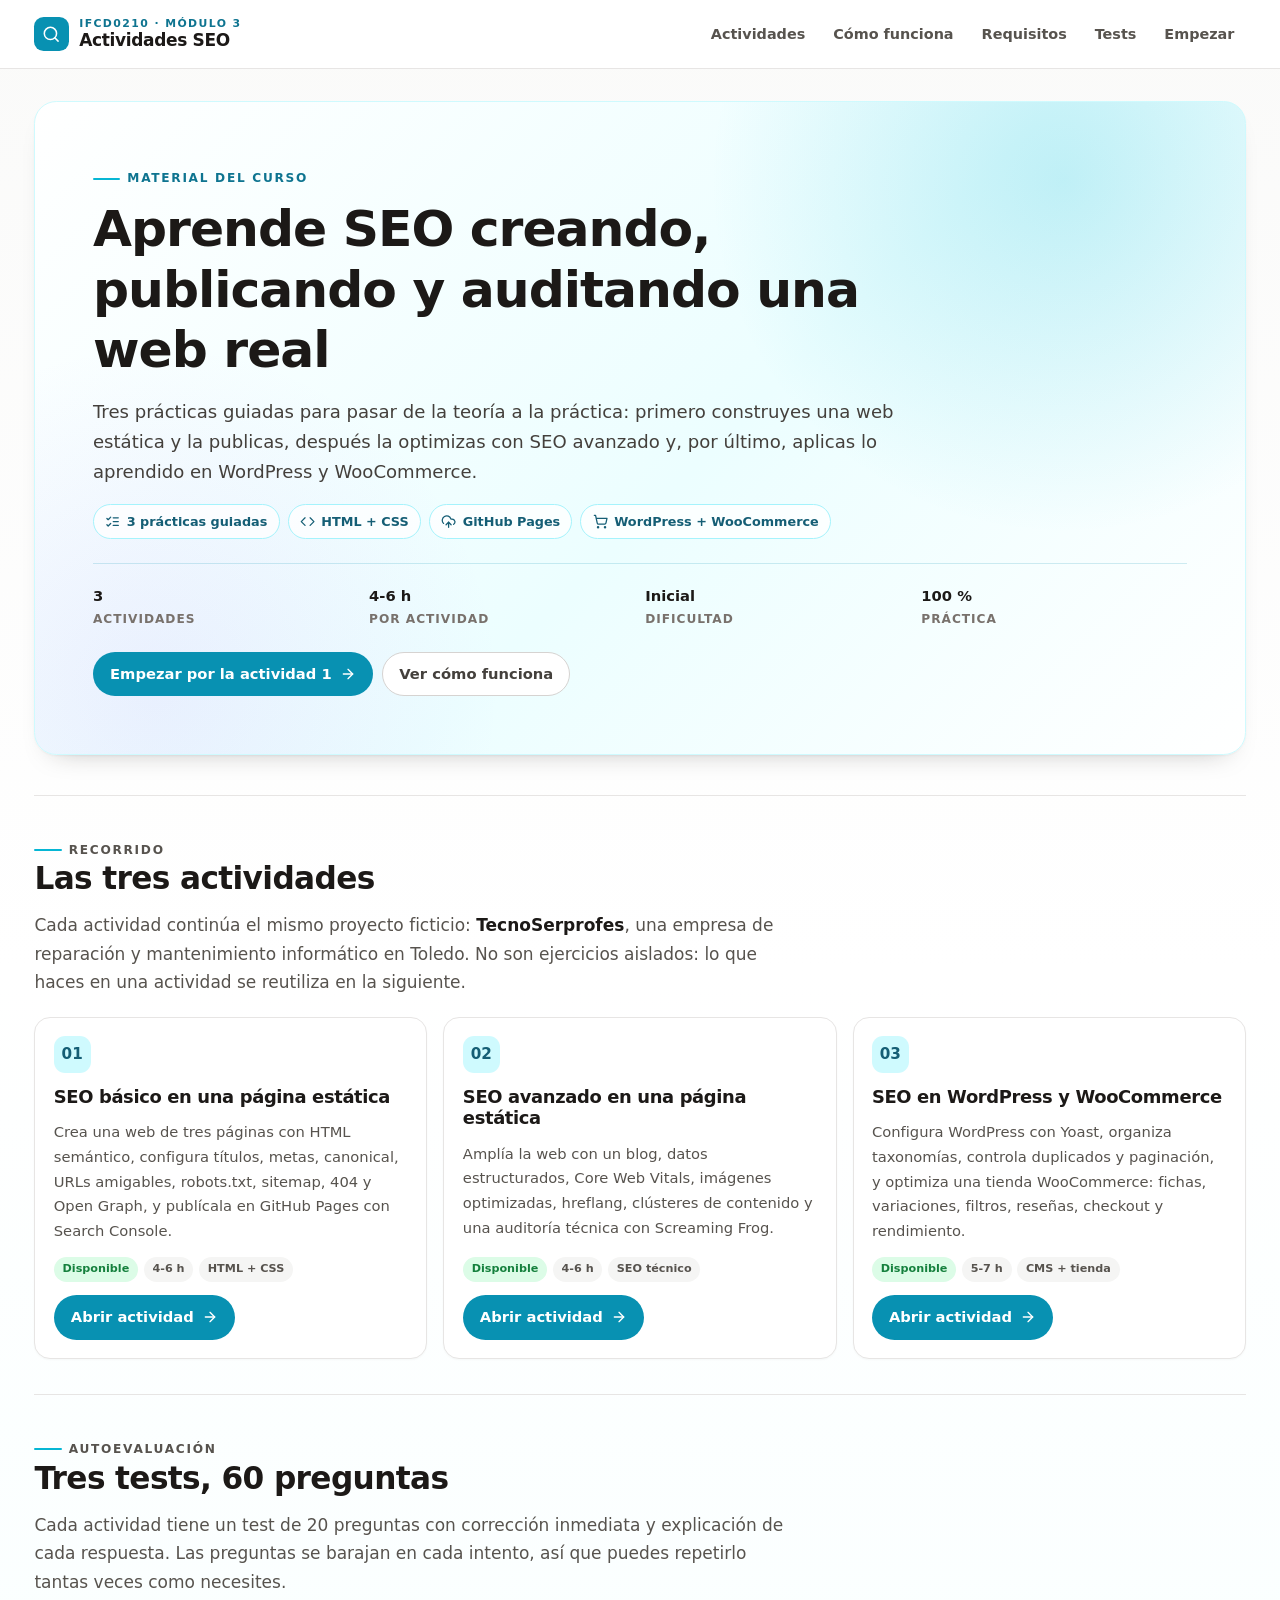
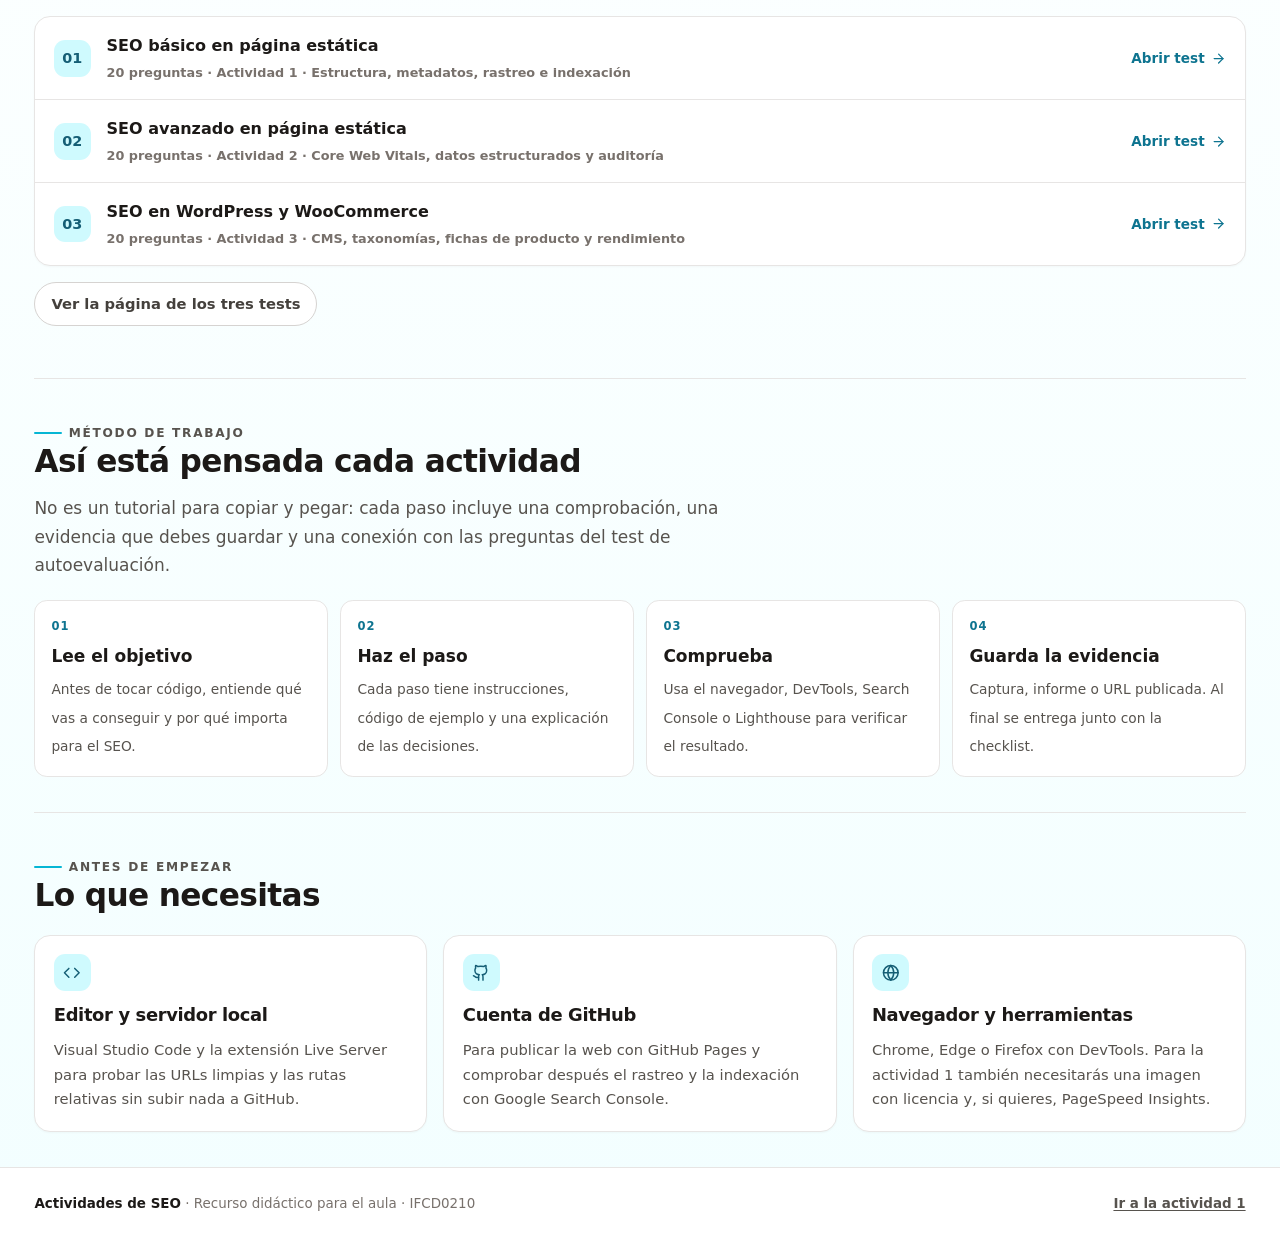
<file: index.html>
<!DOCTYPE html>
<html lang="es">
<head>
  <meta charset="UTF-8">
  <meta name="viewport" content="width=device-width, initial-scale=1.0">
  <title>Actividades de SEO · IFCD0210</title>
  <meta name="description" content="Tres actividades guiadas para aprender SEO creando una web estática, optimizándola y aplicando SEO en WordPress y WooCommerce. Material del módulo 3 del IFCD0210.">
  <meta name="theme-color" content="#0891b2">
  <link rel="stylesheet" href="assets/estilos.css">
</head>
<body>
  <a class="saltar" href="#contenido">Saltar al contenido</a>

  <header class="barra-superior">
    <div class="contenedor barra-inner">
      <a class="marca" href="index.html">
        <span class="marca-logo" aria-hidden="true">
          <svg viewBox="0 0 24 24" fill="none" stroke="currentColor" stroke-width="2" stroke-linecap="round" stroke-linejoin="round">
            <circle cx="11" cy="11" r="8"></circle>
            <path d="m21 21-4.3-4.3"></path>
          </svg>
        </span>
        <span class="marca-texto">
          <small>IFCD0210 · Módulo 3</small>
          Actividades SEO
        </span>
      </a>

      <nav class="nav-superior" aria-label="Navegación principal">
        <a href="#actividades">Actividades</a>
        <a href="#metodo">Cómo funciona</a>
        <a href="#requisitos">Requisitos</a>
        <a href="#tests">Tests</a>
        <a href="actividad-1-seo-basico/">Empezar</a>
      </nav>
    </div>
  </header>

  <main id="contenido">
    <div class="contenedor">
      <section class="portada-hero">
        <p class="ceja">Material del curso</p>
        <h1>Aprende SEO creando, publicando y auditando una web real</h1>
        <p class="intro">
          Tres prácticas guiadas para pasar de la teoría a la práctica: primero construyes una web estática y la publicas,
          después la optimizas con SEO avanzado y, por último, aplicas lo aprendido en WordPress y WooCommerce.
        </p>

        <ul class="chips">
          <li>
            <svg viewBox="0 0 24 24" fill="none" stroke="currentColor" stroke-width="2" stroke-linecap="round" stroke-linejoin="round" aria-hidden="true">
              <path d="m3 17 2 2 4-4"></path><path d="m3 7 2 2 4-4"></path><path d="M13 6h8"></path><path d="M13 12h8"></path><path d="M13 18h8"></path>
            </svg>
            3 prácticas guiadas
          </li>
          <li>
            <svg viewBox="0 0 24 24" fill="none" stroke="currentColor" stroke-width="2" stroke-linecap="round" stroke-linejoin="round" aria-hidden="true">
              <path d="m16 18 6-6-6-6"></path><path d="m8 6-6 6 6 6"></path>
            </svg>
            HTML + CSS
          </li>
          <li>
            <svg viewBox="0 0 24 24" fill="none" stroke="currentColor" stroke-width="2" stroke-linecap="round" stroke-linejoin="round" aria-hidden="true">
              <path d="M12 13v8"></path><path d="M4 14.899A7 7 0 1 1 15.71 8h1.79a4.5 4.5 0 0 1 2.5 8.242"></path><path d="m8 17 4-4 4 4"></path>
            </svg>
            GitHub Pages
          </li>
          <li>
            <svg viewBox="0 0 24 24" fill="none" stroke="currentColor" stroke-width="2" stroke-linecap="round" stroke-linejoin="round" aria-hidden="true">
              <circle cx="8" cy="21" r="1"></circle><circle cx="19" cy="21" r="1"></circle><path d="M2.05 2.05h2l2.66 12.42a2 2 0 0 0 2 1.58h9.78a2 2 0 0 0 1.95-1.57l1.65-7.43H5.12"></path>
            </svg>
            WordPress + WooCommerce
          </li>
        </ul>

        <div class="hero-datos">
          <div class="dato">
            <strong>3</strong>
            <span>Actividades</span>
          </div>
          <div class="dato">
            <strong>4-6 h</strong>
            <span>Por actividad</span>
          </div>
          <div class="dato">
            <strong>Inicial</strong>
            <span>Dificultad</span>
          </div>
          <div class="dato">
            <strong>100 %</strong>
            <span>Práctica</span>
          </div>
        </div>

        <div style="display:flex;flex-wrap:wrap;gap:.6rem;margin-top:1.4rem">
          <a class="boton" href="actividad-1-seo-basico/">
            Empezar por la actividad 1
            <svg viewBox="0 0 24 24" fill="none" stroke="currentColor" stroke-width="2" stroke-linecap="round" stroke-linejoin="round" aria-hidden="true">
              <path d="M5 12h14"></path><path d="m12 5 7 7-7 7"></path>
            </svg>
          </a>
          <a class="boton boton-suave" href="#metodo">Ver cómo funciona</a>
        </div>
      </section>

      <section class="seccion-portada" id="actividades">
        <div class="seccion-cabecera">
          <p class="ceja">Recorrido</p>
          <h2>Las tres actividades</h2>
          <p>
            Cada actividad continúa el mismo proyecto ficticio: <strong>TecnoSerprofes</strong>, una empresa de reparación
            y mantenimiento informático en Toledo. No son ejercicios aislados: lo que haces en una actividad se reutiliza en la siguiente.
          </p>
        </div>

        <div class="rejilla-actividades">
          <article class="tarjeta-actividad">
            <span class="numero" aria-hidden="true">01</span>
            <h3>SEO básico en una página estática</h3>
            <p>
              Crea una web de tres páginas con HTML semántico, configura títulos, metas, canonical, URLs amigables,
              robots.txt, sitemap, 404 y Open Graph, y publícala en GitHub Pages con Search Console.
            </p>
            <div class="tarjeta-meta">
              <span class="etiqueta etiqueta-verde">Disponible</span>
              <span class="etiqueta">4-6 h</span>
              <span class="etiqueta">HTML + CSS</span>
            </div>
            <a class="boton" href="actividad-1-seo-basico/">
              Abrir actividad
              <svg viewBox="0 0 24 24" fill="none" stroke="currentColor" stroke-width="2" stroke-linecap="round" stroke-linejoin="round" aria-hidden="true">
                <path d="M5 12h14"></path><path d="m12 5 7 7-7 7"></path>
              </svg>
            </a>
          </article>

          <article class="tarjeta-actividad">
            <span class="numero" aria-hidden="true">02</span>
            <h3>SEO avanzado en una página estática</h3>
            <p>
              Amplía la web con un blog, datos estructurados, Core Web Vitals, imágenes optimizadas, hreflang,
              clústeres de contenido y una auditoría técnica con Screaming Frog.
            </p>
            <div class="tarjeta-meta">
              <span class="etiqueta etiqueta-verde">Disponible</span>
              <span class="etiqueta">4-6 h</span>
              <span class="etiqueta">SEO técnico</span>
            </div>
            <a class="boton" href="actividad-2-seo-avanzado/">
              Abrir actividad
              <svg viewBox="0 0 24 24" fill="none" stroke="currentColor" stroke-width="2" stroke-linecap="round" stroke-linejoin="round" aria-hidden="true">
                <path d="M5 12h14"></path><path d="m12 5 7 7-7 7"></path>
              </svg>
            </a>
          </article>

          <article class="tarjeta-actividad">
            <span class="numero" aria-hidden="true">03</span>
            <h3>SEO en WordPress y WooCommerce</h3>
            <p>
              Configura WordPress con Yoast, organiza taxonomías, controla duplicados y paginación, y optimiza una
              tienda WooCommerce: fichas, variaciones, filtros, reseñas, checkout y rendimiento.
            </p>
            <div class="tarjeta-meta">
              <span class="etiqueta etiqueta-verde">Disponible</span>
              <span class="etiqueta">5-7 h</span>
              <span class="etiqueta">CMS + tienda</span>
            </div>
            <a class="boton" href="actividad-3-wordpress-woocommerce/">
              Abrir actividad
              <svg viewBox="0 0 24 24" fill="none" stroke="currentColor" stroke-width="2" stroke-linecap="round" stroke-linejoin="round" aria-hidden="true">
                <path d="M5 12h14"></path><path d="m12 5 7 7-7 7"></path>
              </svg>
            </a>
          </article>
        </div>
      </section>

      <section class="seccion-portada" id="tests">
        <div class="seccion-cabecera">
          <p class="ceja">Autoevaluación</p>
          <h2>Tres tests, 60 preguntas</h2>
          <p>
            Cada actividad tiene un test de 20 preguntas con corrección inmediata y explicación de cada respuesta.
            Las preguntas se barajan en cada intento, así que puedes repetirlo tantas veces como necesites.
          </p>
        </div>

        <div class="panel-tests">
          <a class="test-fila" href="quizzes/quiz-seo-basico-pagina-estatica.html">
            <span class="test-num" aria-hidden="true">01</span>
            <span class="test-info">
              <strong>SEO básico en página estática</strong>
              <small>20 preguntas · Actividad 1 · Estructura, metadatos, rastreo e indexación</small>
            </span>
            <span class="test-accion">
              Abrir test
              <svg viewBox="0 0 24 24" fill="none" stroke="currentColor" stroke-width="2" stroke-linecap="round" stroke-linejoin="round" aria-hidden="true">
                <path d="M5 12h14"></path><path d="m12 5 7 7-7 7"></path>
              </svg>
            </span>
          </a>

          <a class="test-fila" href="quizzes/quiz-seo-avanzado-pagina-estatica.html">
            <span class="test-num" aria-hidden="true">02</span>
            <span class="test-info">
              <strong>SEO avanzado en página estática</strong>
              <small>20 preguntas · Actividad 2 · Core Web Vitals, datos estructurados y auditoría</small>
            </span>
            <span class="test-accion">
              Abrir test
              <svg viewBox="0 0 24 24" fill="none" stroke="currentColor" stroke-width="2" stroke-linecap="round" stroke-linejoin="round" aria-hidden="true">
                <path d="M5 12h14"></path><path d="m12 5 7 7-7 7"></path>
              </svg>
            </span>
          </a>

          <a class="test-fila" href="quizzes/quiz-seo-wordpress-woocommerce.html">
            <span class="test-num" aria-hidden="true">03</span>
            <span class="test-info">
              <strong>SEO en WordPress y WooCommerce</strong>
              <small>20 preguntas · Actividad 3 · CMS, taxonomías, fichas de producto y rendimiento</small>
            </span>
            <span class="test-accion">
              Abrir test
              <svg viewBox="0 0 24 24" fill="none" stroke="currentColor" stroke-width="2" stroke-linecap="round" stroke-linejoin="round" aria-hidden="true">
                <path d="M5 12h14"></path><path d="m12 5 7 7-7 7"></path>
              </svg>
            </span>
          </a>
        </div>

        <p style="margin-top:1rem">
          <a class="boton boton-suave" href="quizzes/">Ver la página de los tres tests</a>
        </p>
      </section>

      <section class="seccion-portada" id="metodo">
        <div class="seccion-cabecera">
          <p class="ceja">Método de trabajo</p>
          <h2>Así está pensada cada actividad</h2>
          <p>
            No es un tutorial para copiar y pegar: cada paso incluye una comprobación, una evidencia que debes guardar
            y una conexión con las preguntas del test de autoevaluación.
          </p>
        </div>

        <ol class="pasos-metodo">
          <li>
            <strong>Lee el objetivo</strong>
            <span>Antes de tocar código, entiende qué vas a conseguir y por qué importa para el SEO.</span>
          </li>
          <li>
            <strong>Haz el paso</strong>
            <span>Cada paso tiene instrucciones, código de ejemplo y una explicación de las decisiones.</span>
          </li>
          <li>
            <strong>Comprueba</strong>
            <span>Usa el navegador, DevTools, Search Console o Lighthouse para verificar el resultado.</span>
          </li>
          <li>
            <strong>Guarda la evidencia</strong>
            <span>Captura, informe o URL publicada. Al final se entrega junto con la checklist.</span>
          </li>
        </ol>
      </section>

      <section class="seccion-portada" id="requisitos">
        <div class="seccion-cabecera">
          <p class="ceja">Antes de empezar</p>
          <h2>Lo que necesitas</h2>
        </div>

        <div class="rejilla-actividades">
          <article class="tarjeta-actividad">
            <span class="numero" aria-hidden="true">
              <svg viewBox="0 0 24 24" fill="none" stroke="currentColor" stroke-width="2" stroke-linecap="round" stroke-linejoin="round" style="width:1.1rem;height:1.1rem">
                <path d="m16 18 6-6-6-6"></path><path d="m8 6-6 6 6 6"></path>
              </svg>
            </span>
            <h3>Editor y servidor local</h3>
            <p>Visual Studio Code y la extensión Live Server para probar las URLs limpias y las rutas relativas sin subir nada a GitHub.</p>
          </article>

          <article class="tarjeta-actividad">
            <span class="numero" aria-hidden="true">
              <svg viewBox="0 0 24 24" fill="none" stroke="currentColor" stroke-width="2" stroke-linecap="round" stroke-linejoin="round" style="width:1.1rem;height:1.1rem">
                <path d="M15 22v-4a4.8 4.8 0 0 0-1-3.5c3 0 6-2 6-5.5.08-1.25-.27-2.48-1-3.5.28-1.15.28-2.35 0-3.5 0 0-1 0-3 1.5-2.64-.5-5.36-.5-8 0C6 2 5 2 5 2c-.3 1.15-.3 2.35 0 3.5A5.4 5.4 0 0 0 4 9c0 3.5 3 5.5 6 5.5-.39.49-.68 1.05-.85 1.65-.17.6-.22 1.23-.15 1.85v4"></path><path d="M9 18c-4.51 2-5-2-7-2"></path>
              </svg>
            </span>
            <h3>Cuenta de GitHub</h3>
            <p>Para publicar la web con GitHub Pages y comprobar después el rastreo y la indexación con Google Search Console.</p>
          </article>

          <article class="tarjeta-actividad">
            <span class="numero" aria-hidden="true">
              <svg viewBox="0 0 24 24" fill="none" stroke="currentColor" stroke-width="2" stroke-linecap="round" stroke-linejoin="round" style="width:1.1rem;height:1.1rem">
                <circle cx="12" cy="12" r="10"></circle><path d="M12 2a14.5 14.5 0 0 0 0 20 14.5 14.5 0 0 0 0-20"></path><path d="M2 12h20"></path>
              </svg>
            </span>
            <h3>Navegador y herramientas</h3>
            <p>Chrome, Edge o Firefox con DevTools. Para la actividad 1 también necesitarás una imagen con licencia y, si quieres, PageSpeed Insights.</p>
          </article>
        </div>
      </section>
    </div>
  </main>

  <footer class="pie">
    <div class="contenedor pie-inner">
      <p><strong>Actividades de SEO</strong> · Recurso didáctico para el aula · IFCD0210</p>
      <p><a href="actividad-1-seo-basico/">Ir a la actividad 1</a></p>
    </div>
  </footer>
</body>
</html>
</file>
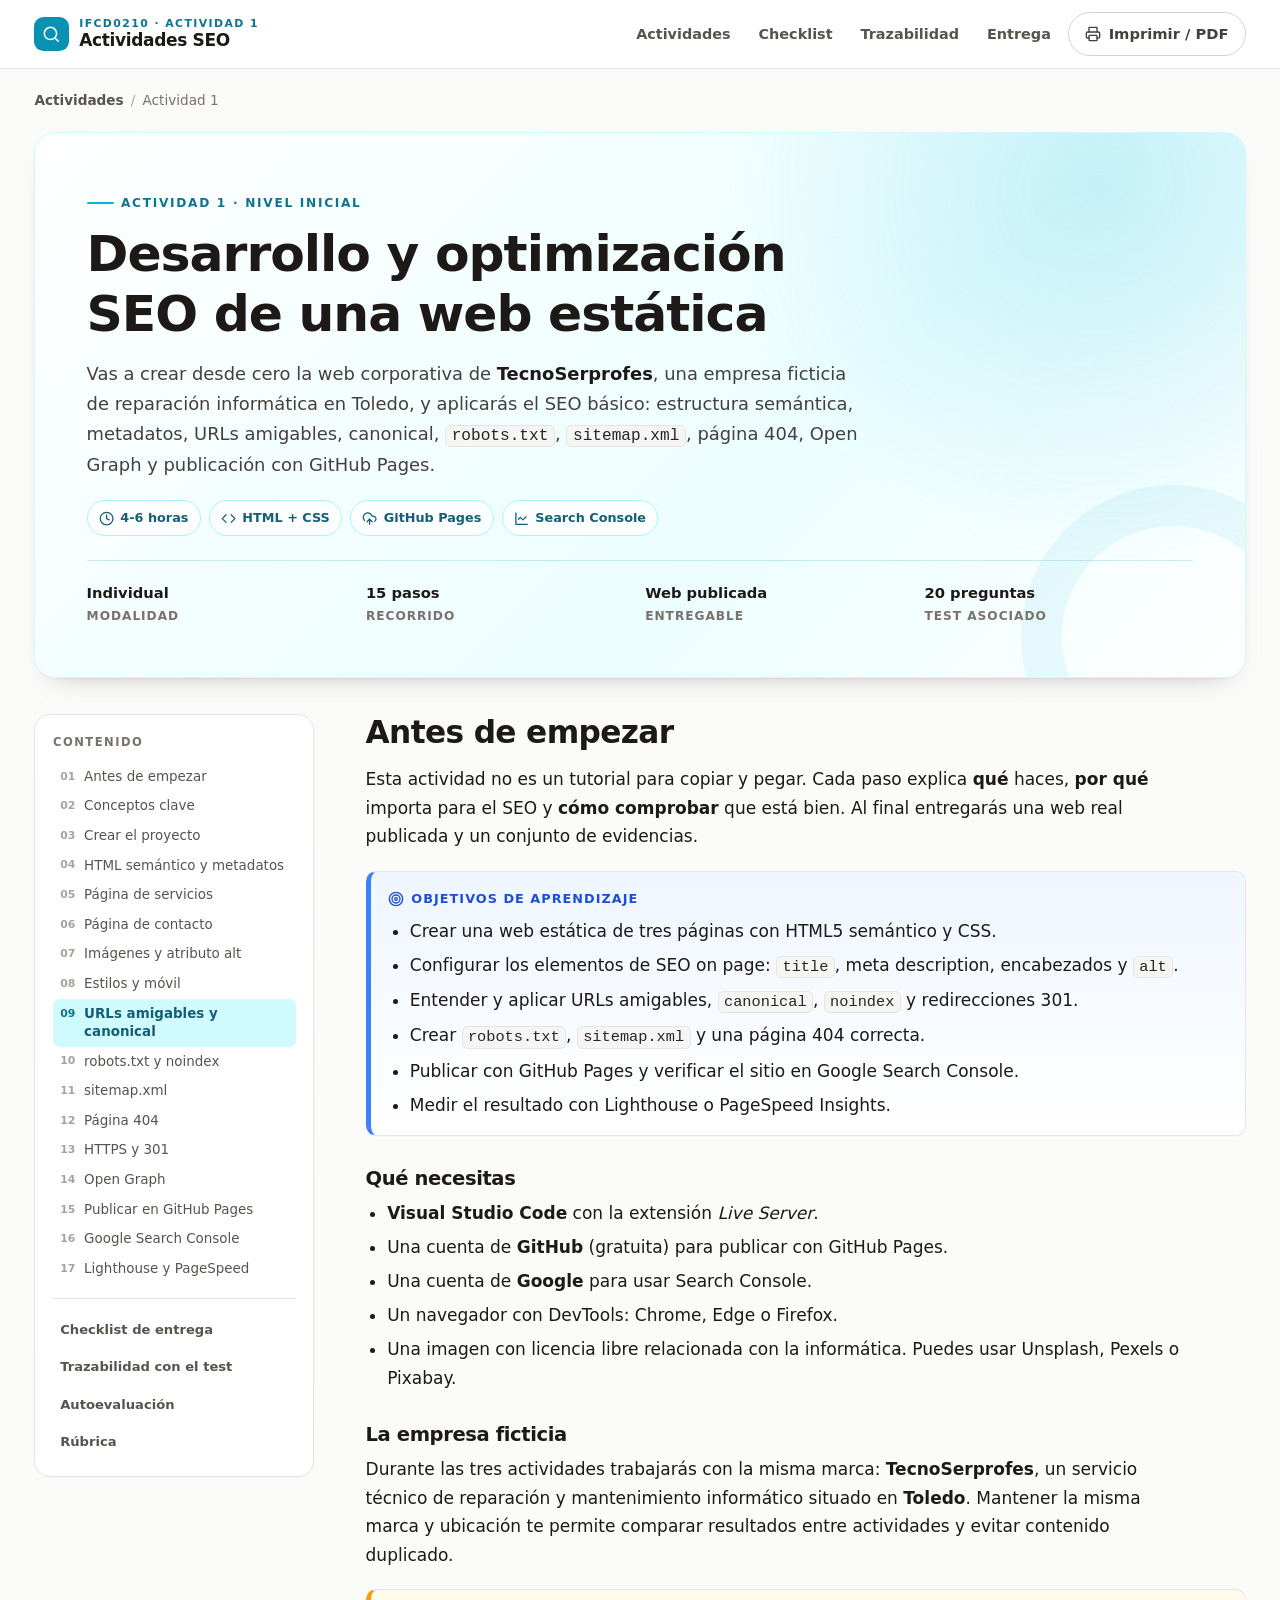
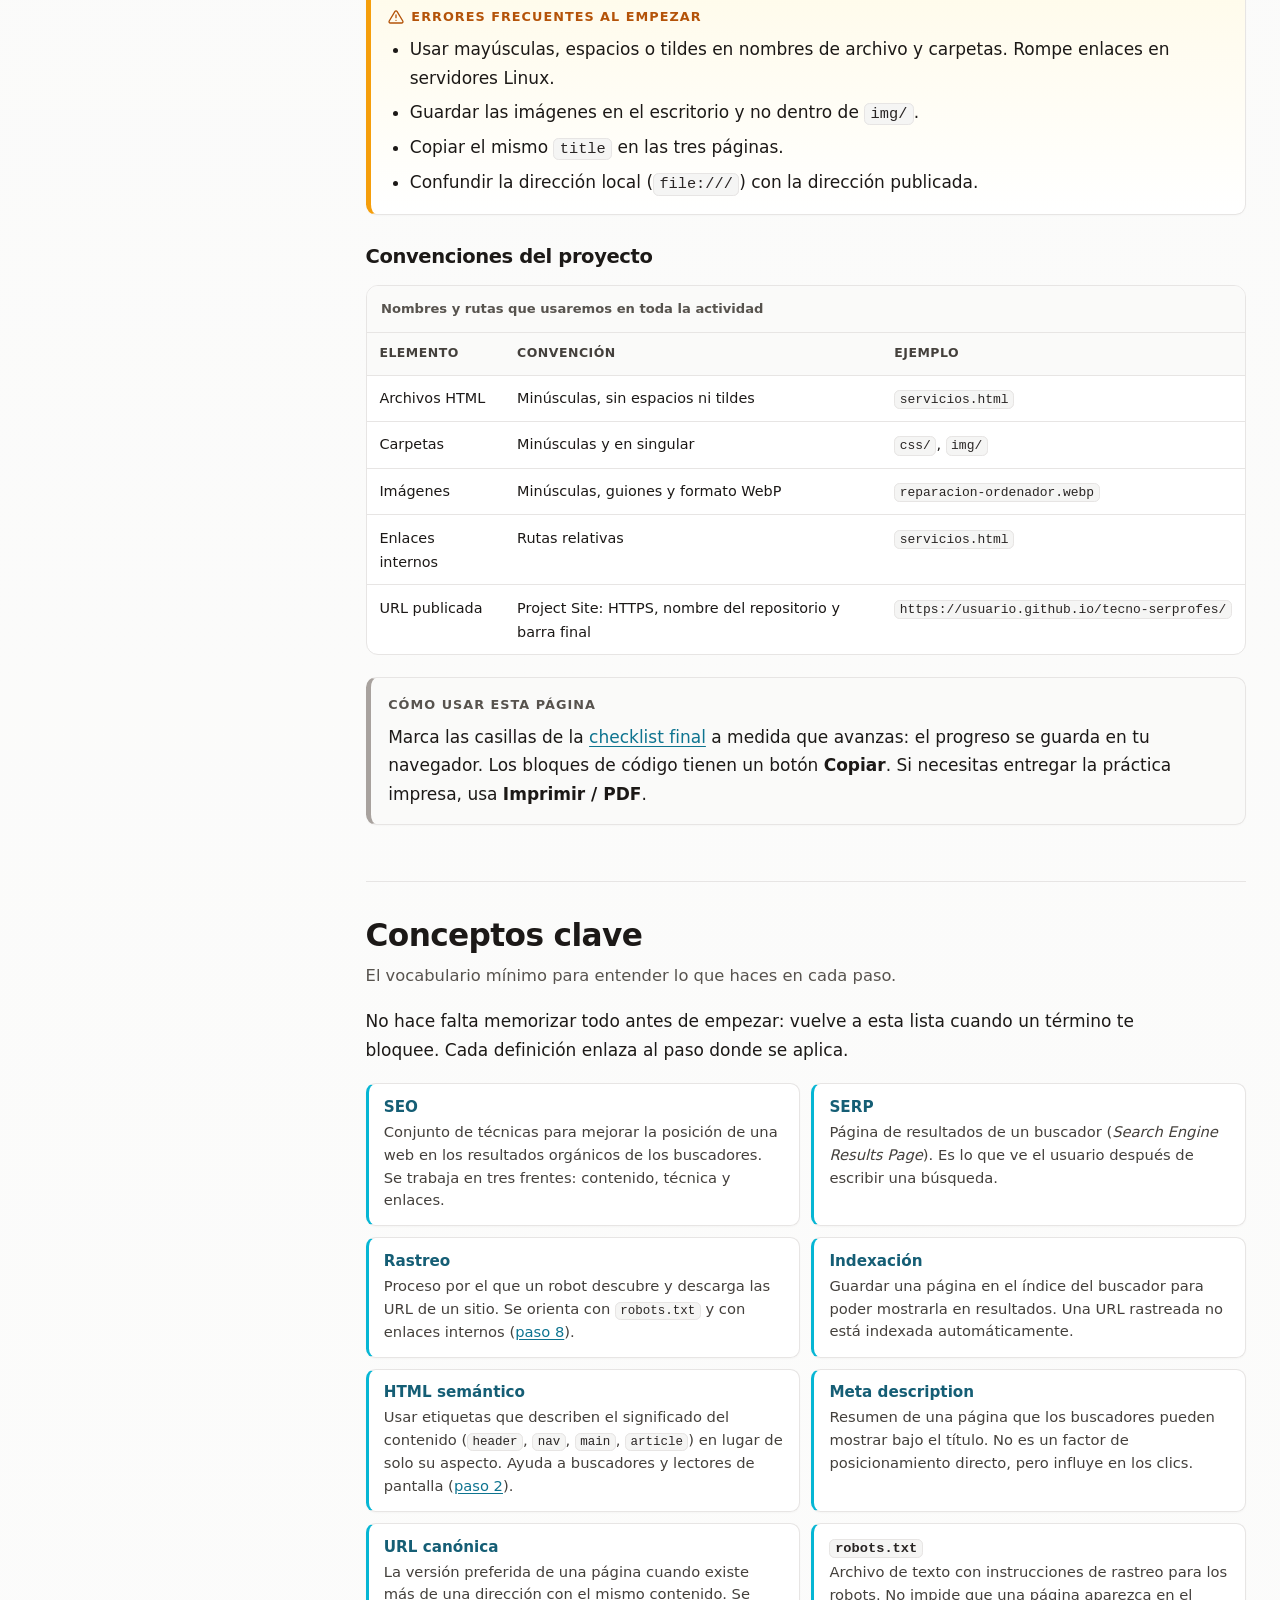
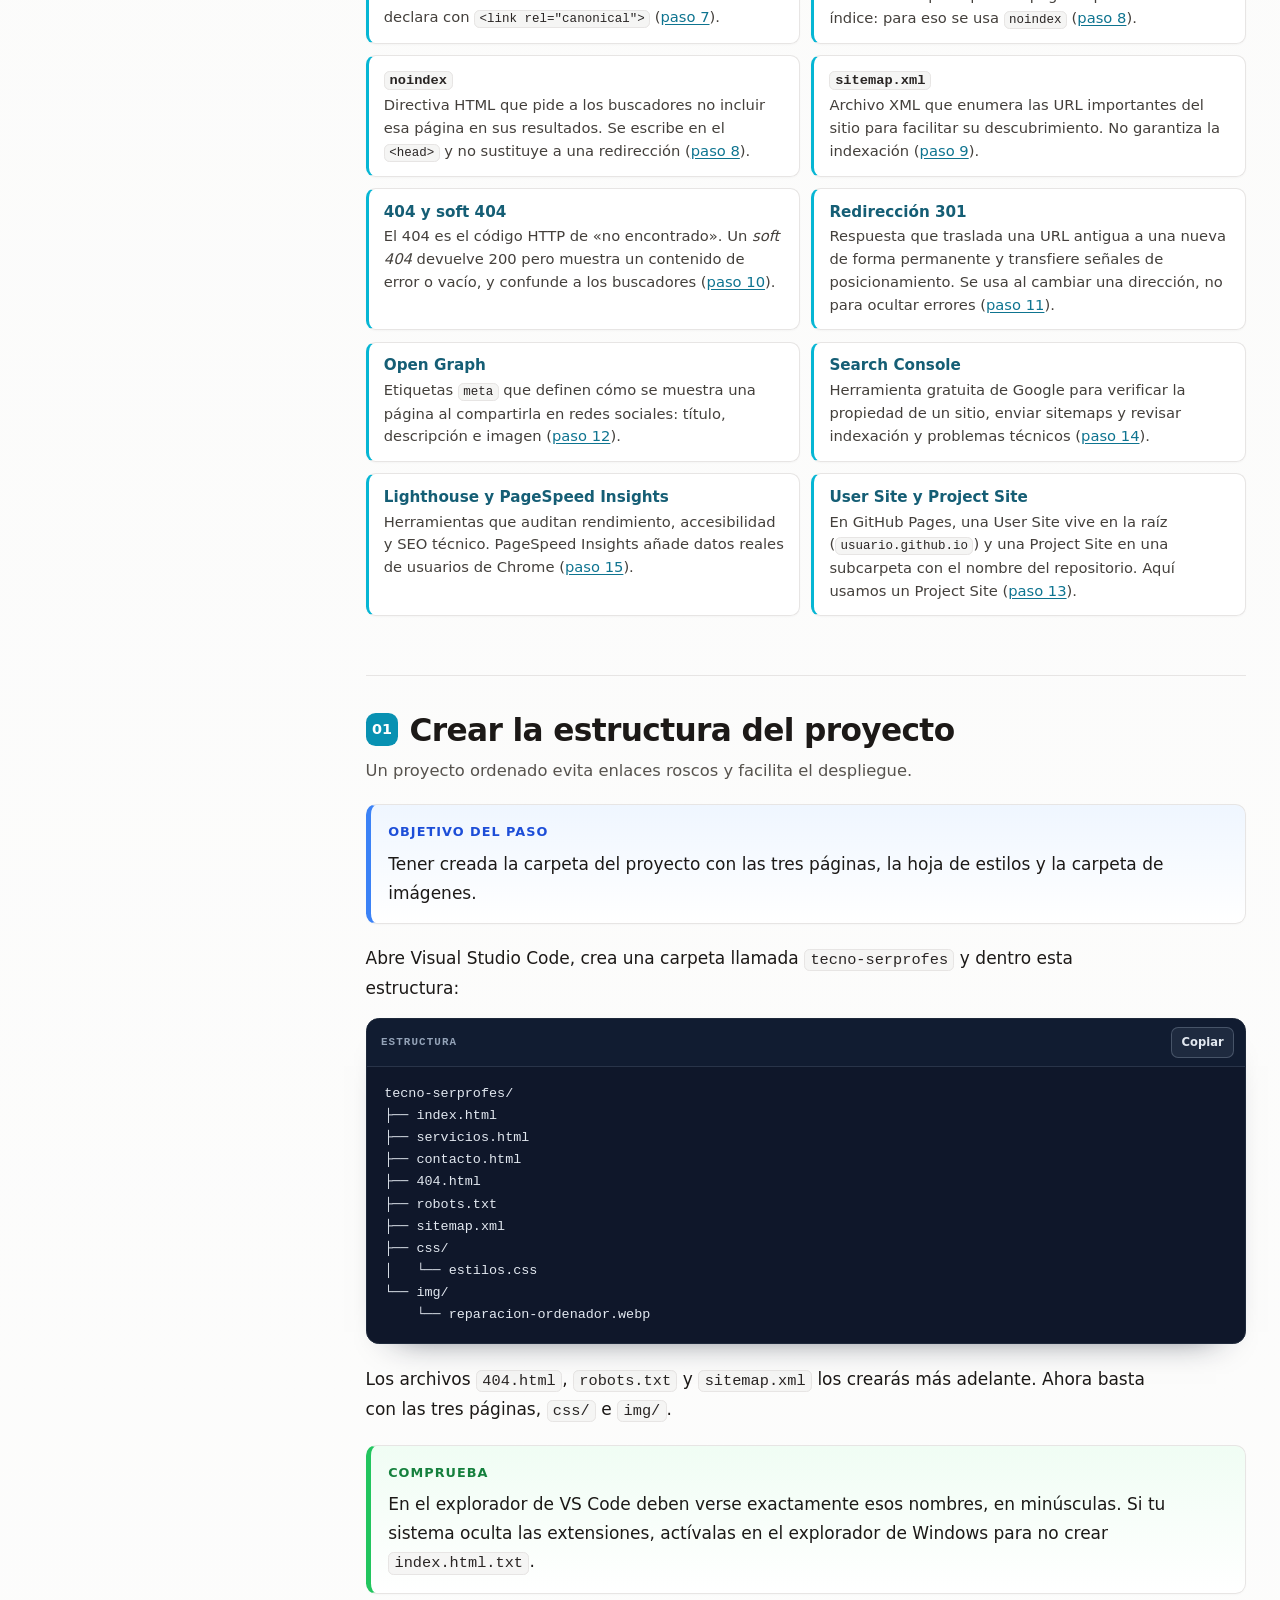
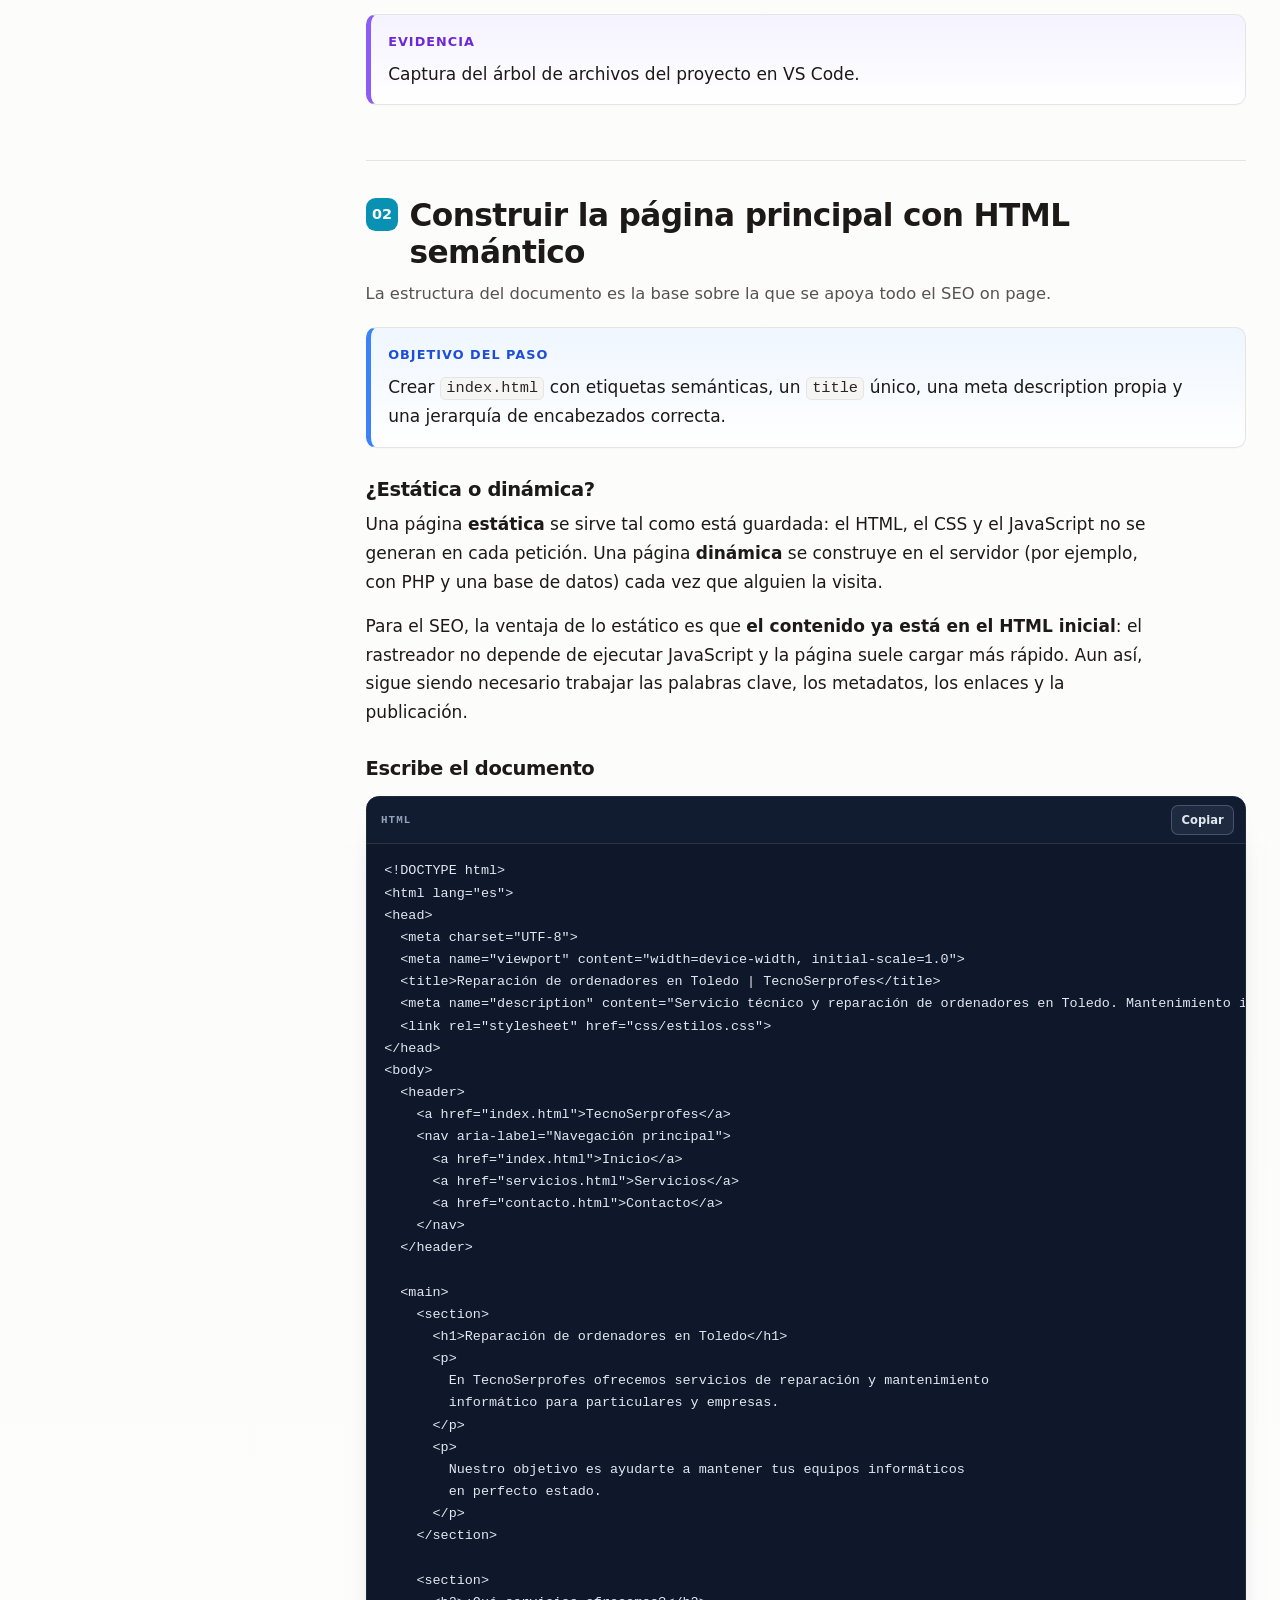
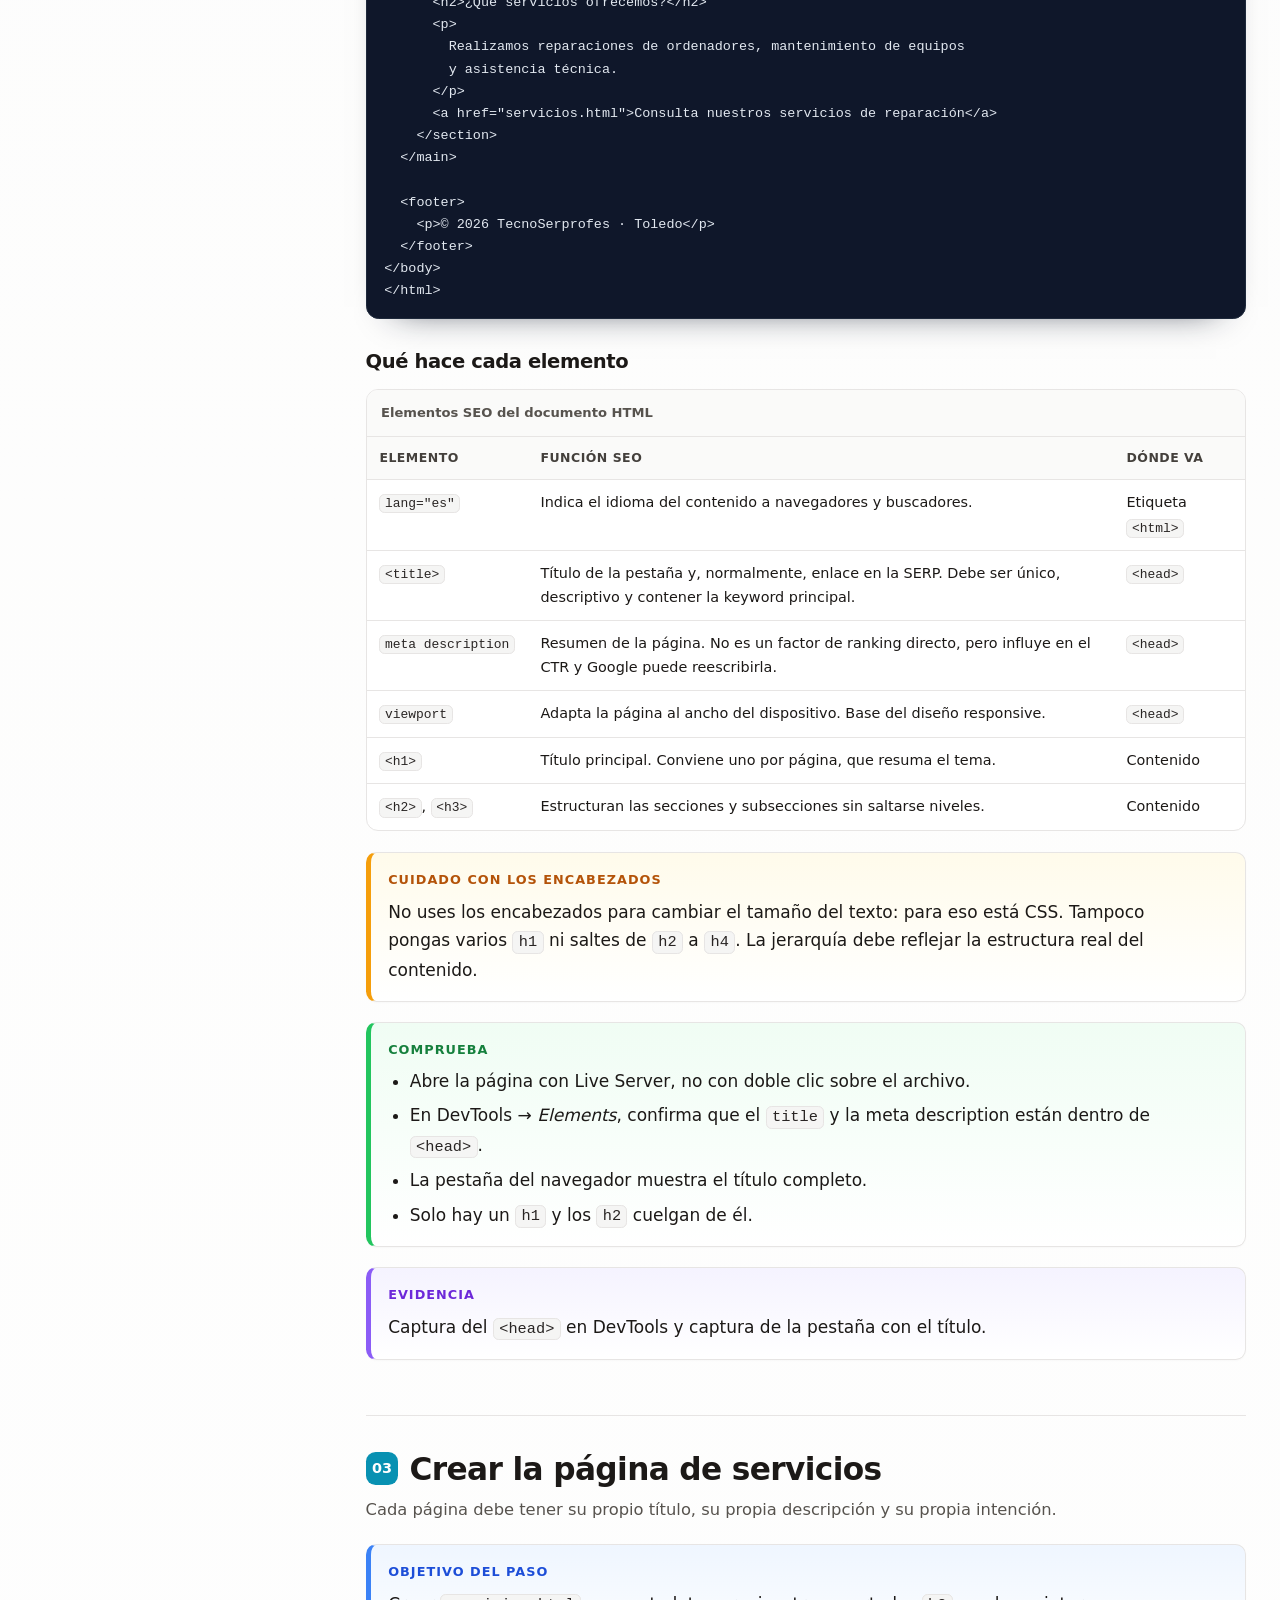
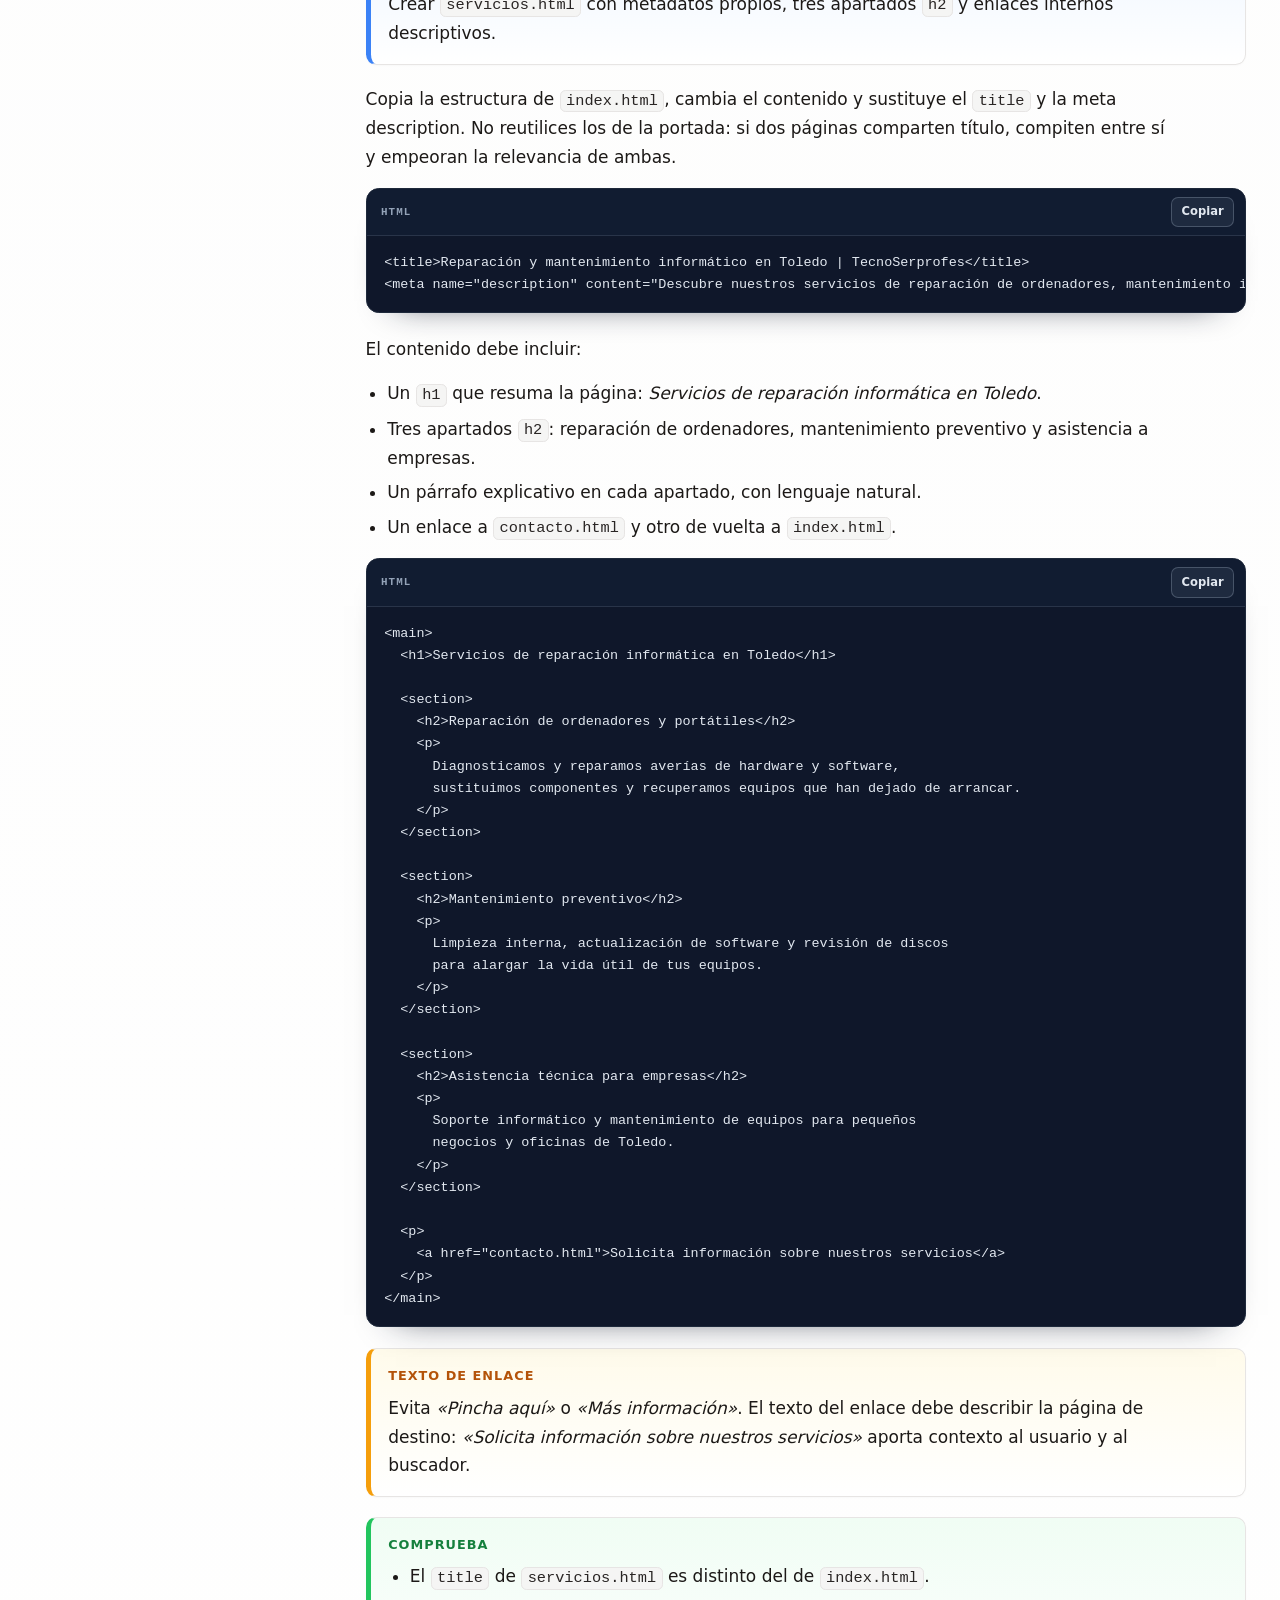
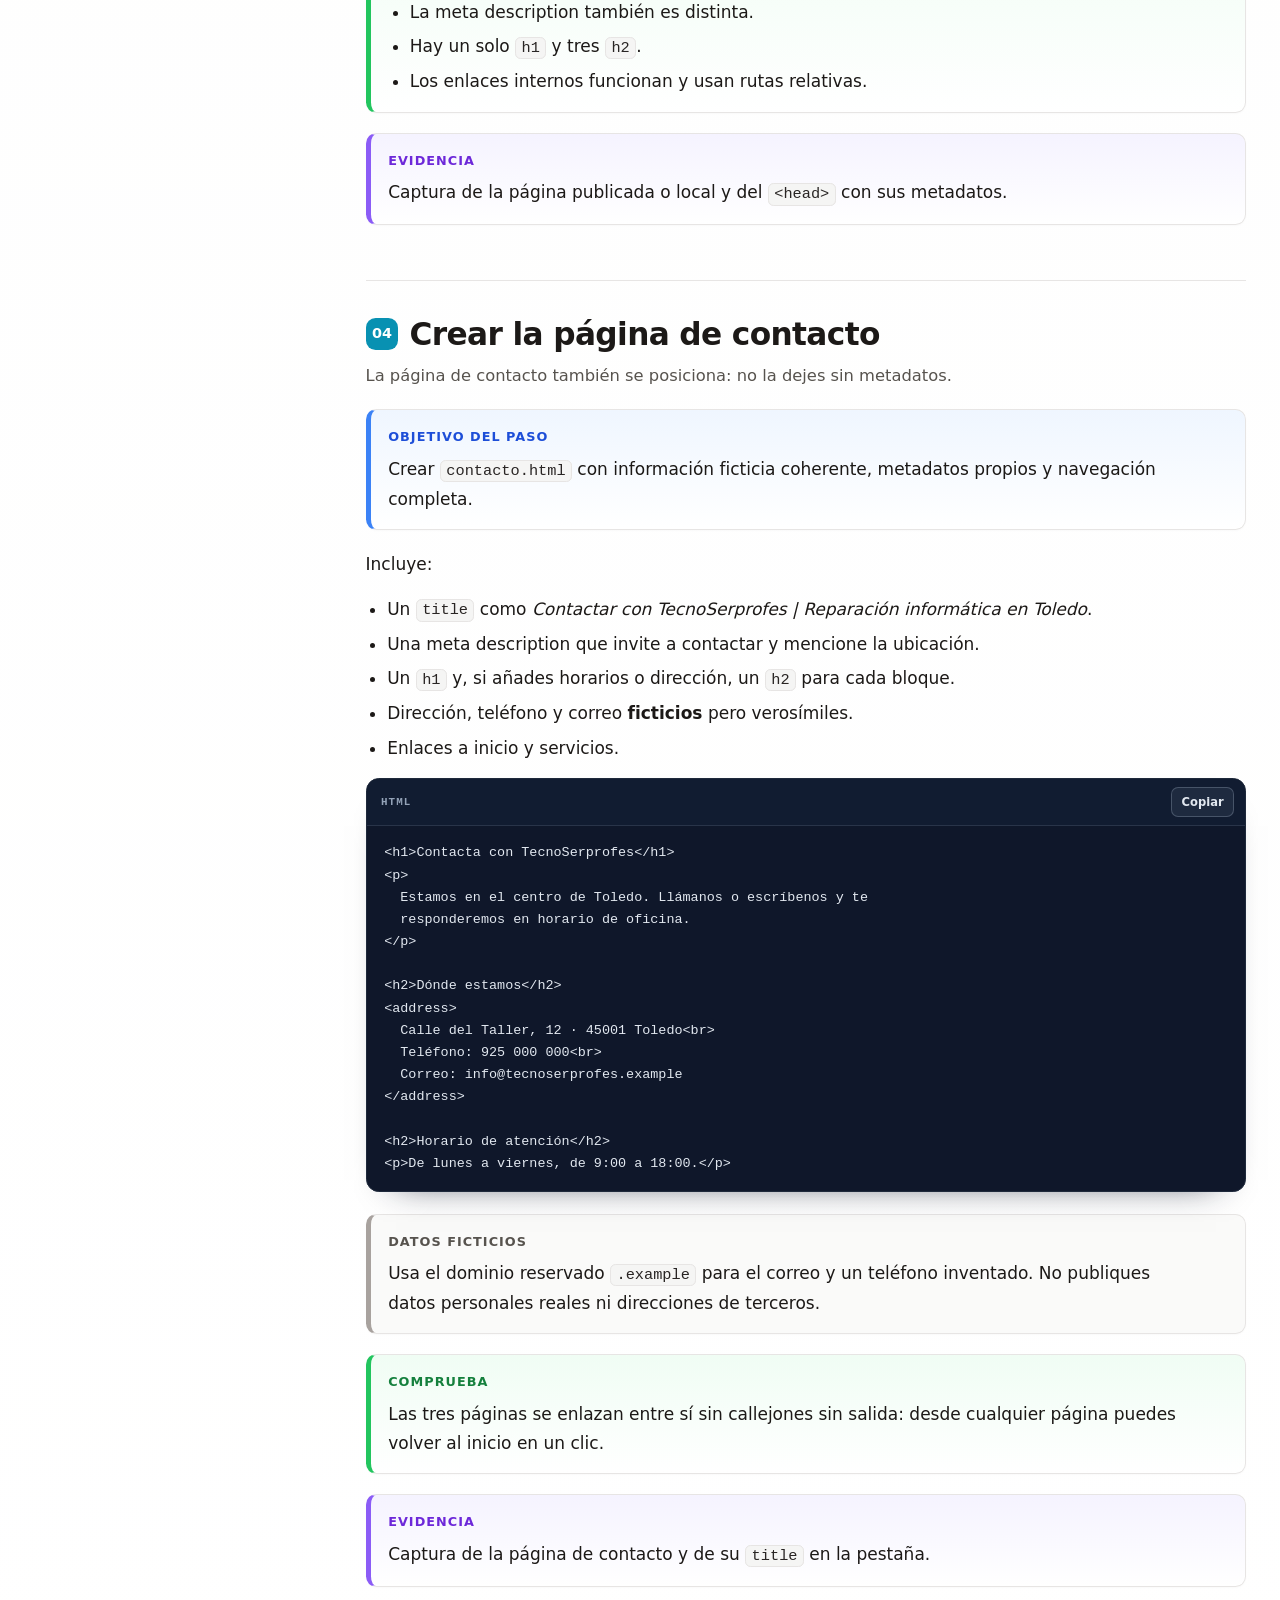
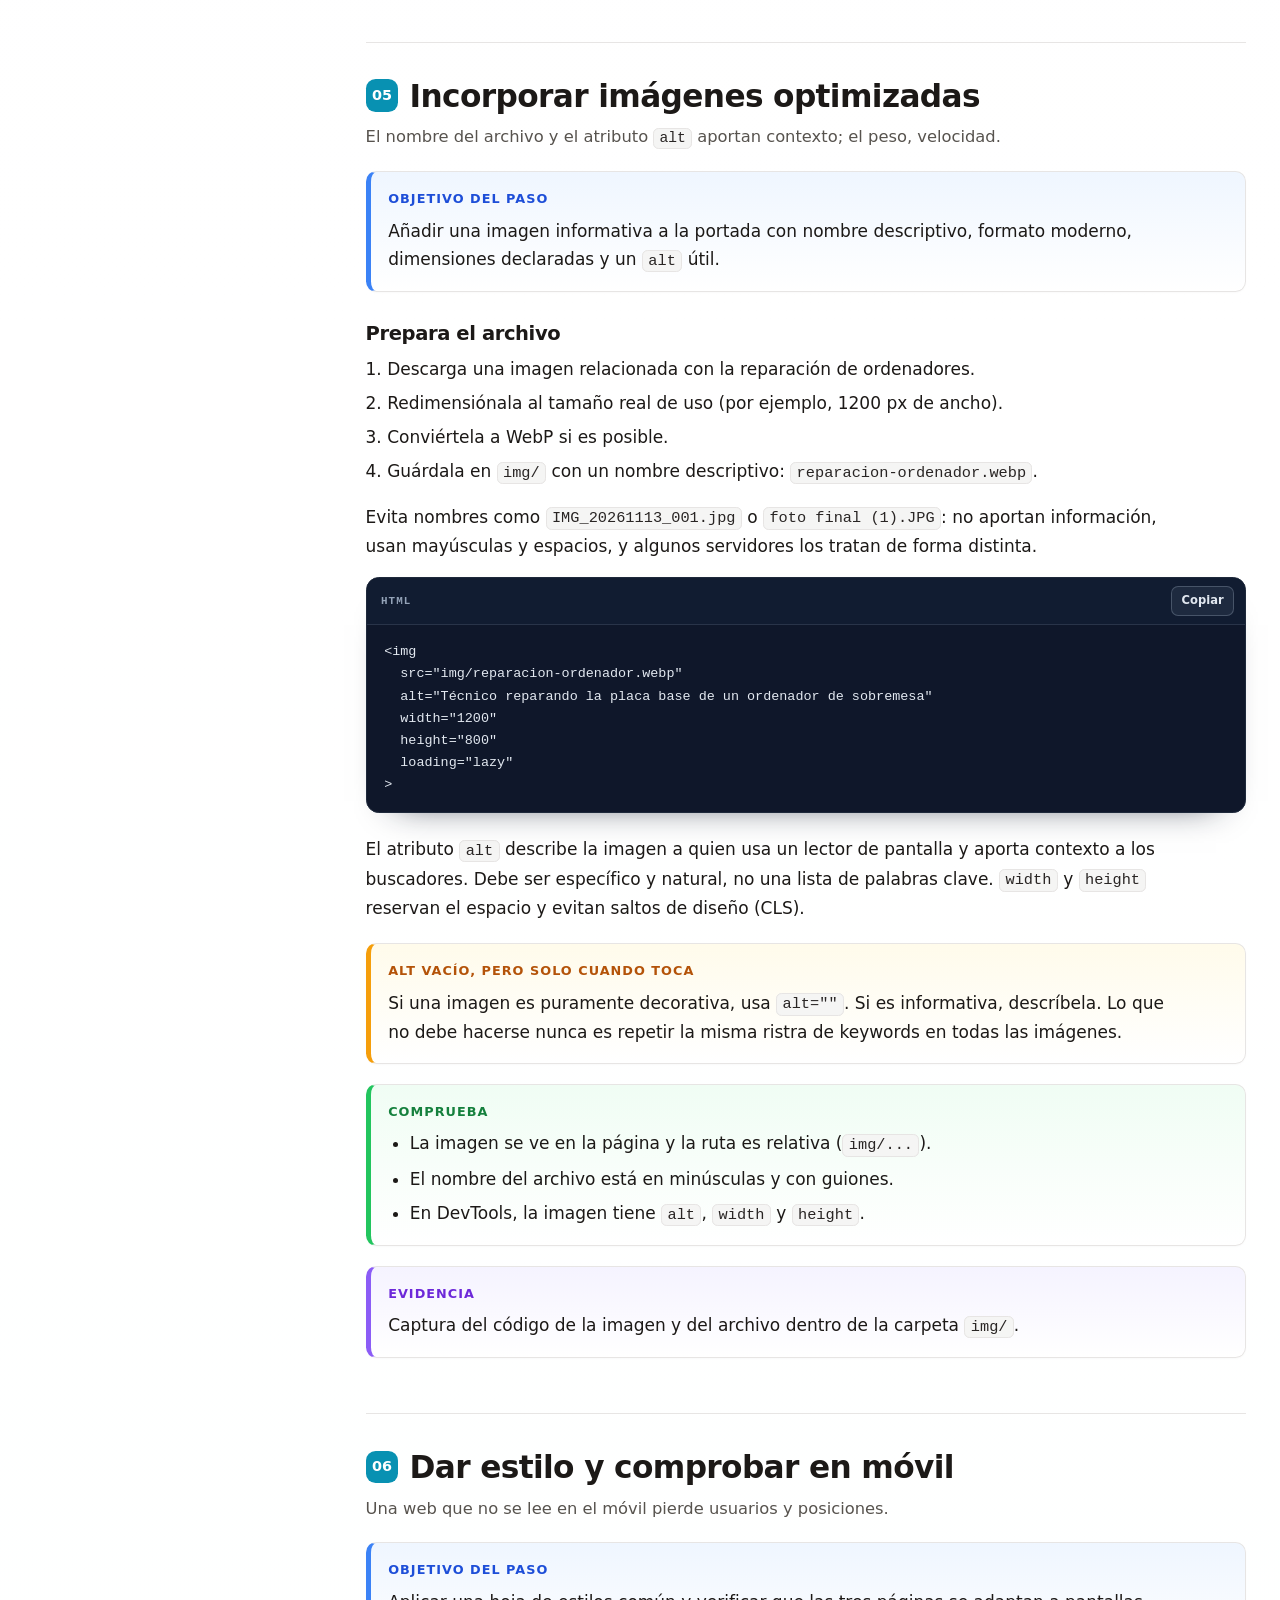
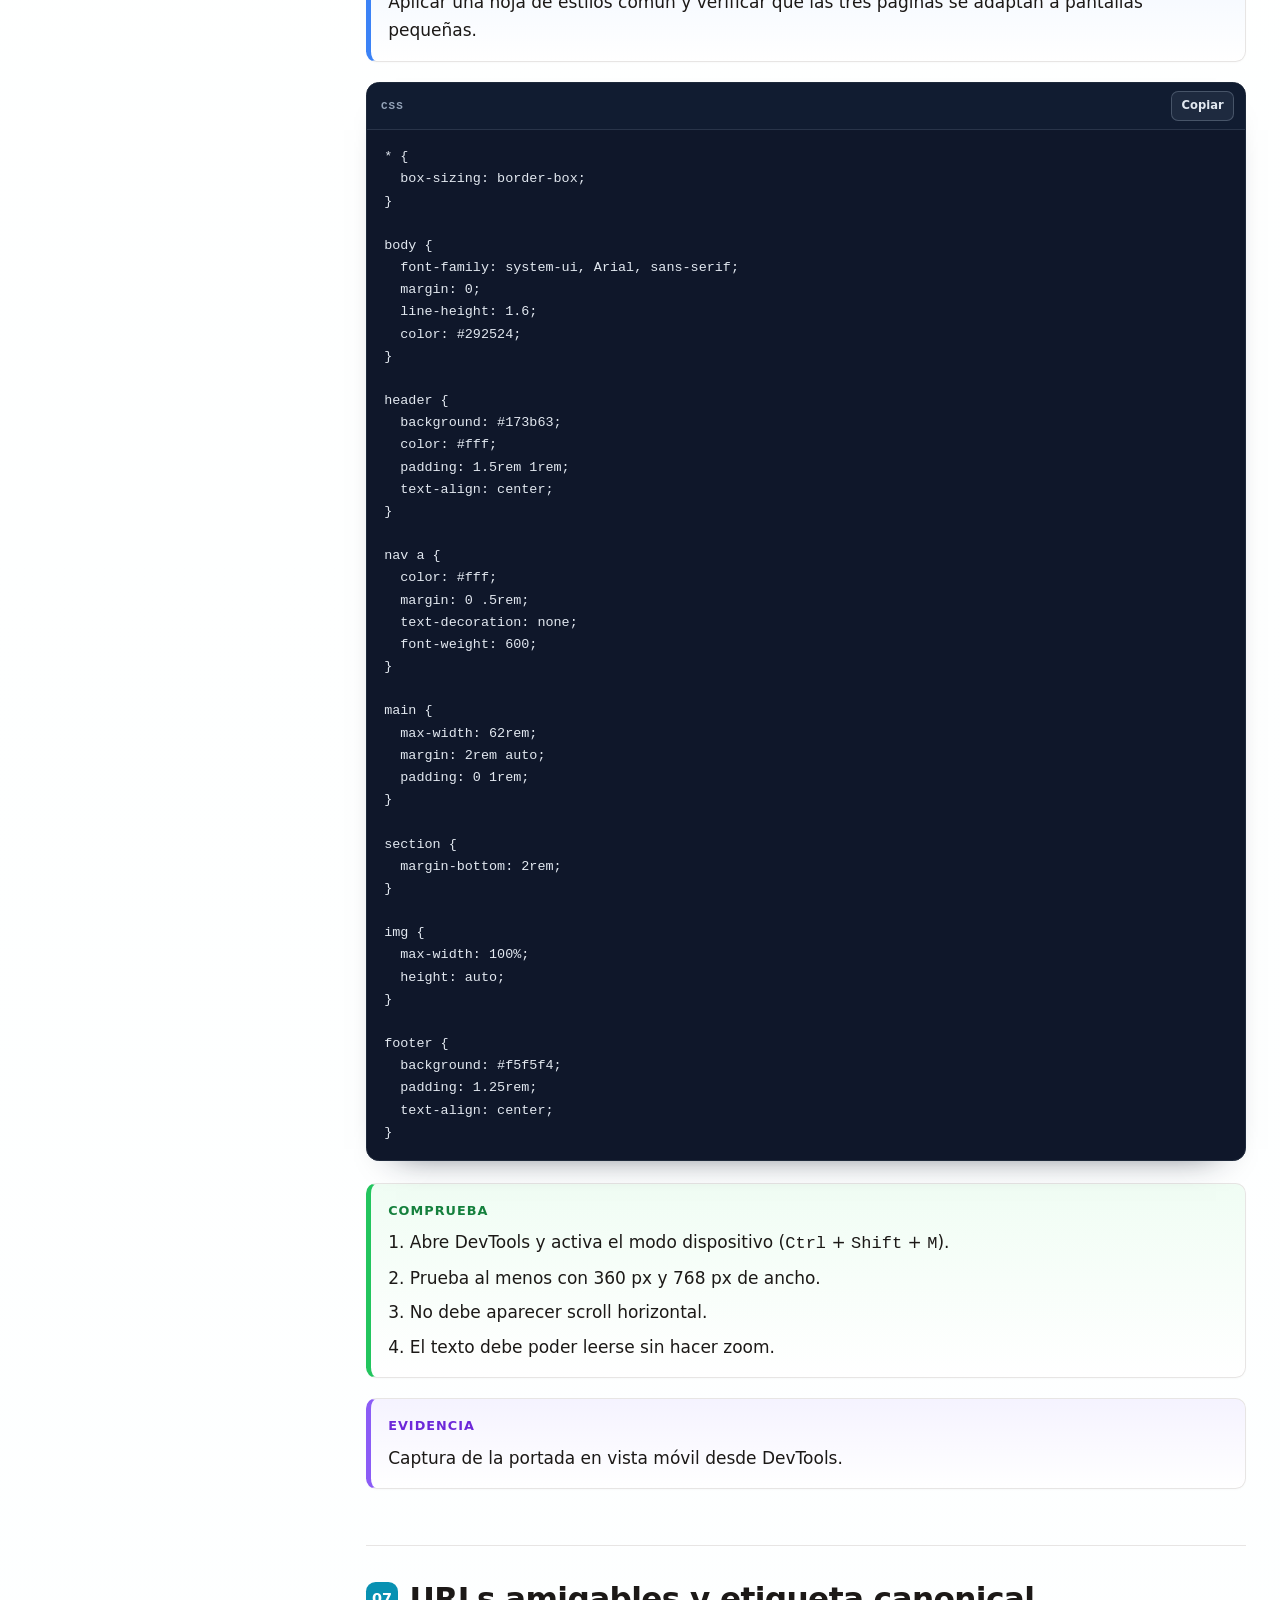
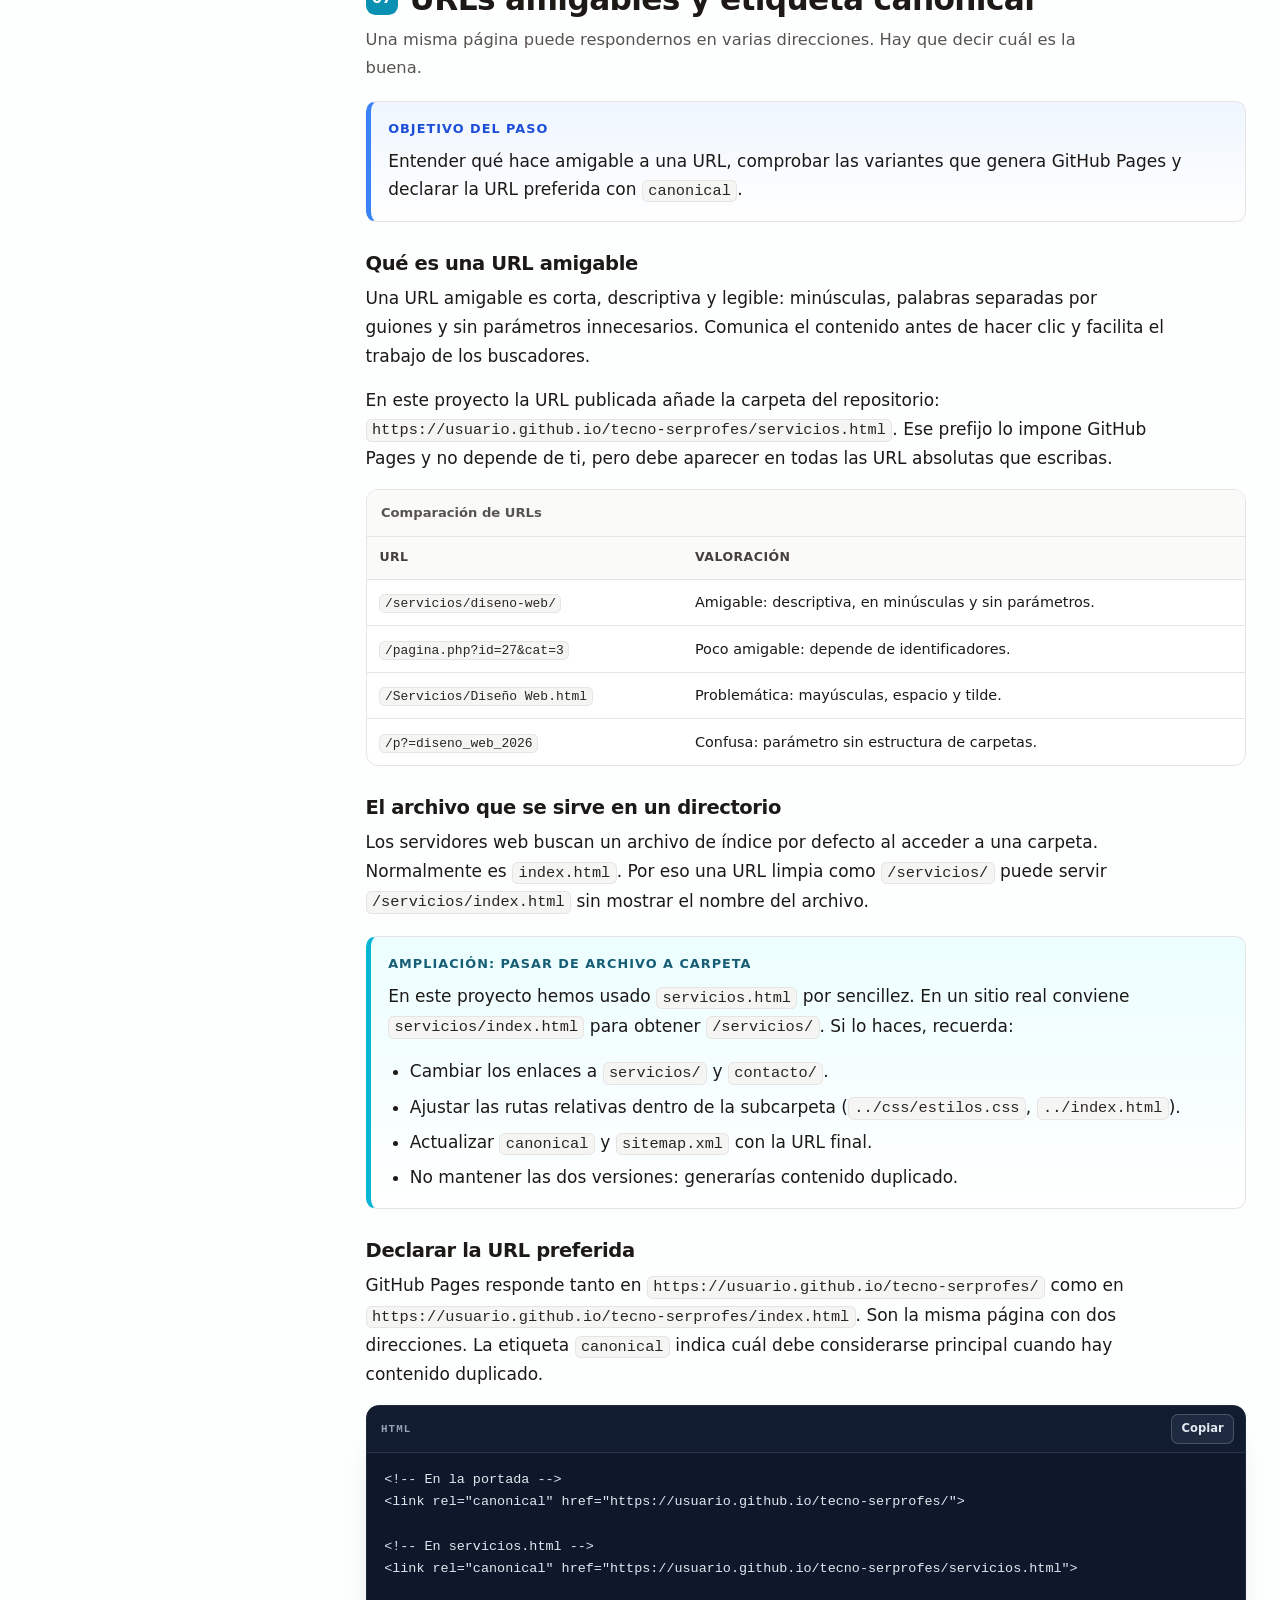
<file: actividad-1-seo-basico/index.html>
<!DOCTYPE html>
<html lang="es">
<head>
  <meta charset="UTF-8">
  <meta name="viewport" content="width=device-width, initial-scale=1.0">
  <title>Actividad 1 · SEO básico en una web estática | IFCD0210</title>
  <meta name="description" content="Actividad guiada para crear la web estática de TecnoSerprofes y aplicar SEO básico: HTML semántico, metadatos, canonical, URLs amigables, robots.txt, sitemap, 404, HTTPS, Open Graph, GitHub Pages y Search Console.">
  <meta name="theme-color" content="#0891b2">
  <link rel="stylesheet" href="../assets/estilos.css">
</head>
<body>
  <a class="saltar" href="#contenido">Saltar al contenido</a>

  <header class="barra-superior">
    <div class="contenedor barra-inner">
      <a class="marca" href="../index.html">
        <span class="marca-logo" aria-hidden="true">
          <svg viewBox="0 0 24 24" fill="none" stroke="currentColor" stroke-width="2" stroke-linecap="round" stroke-linejoin="round">
            <circle cx="11" cy="11" r="8"></circle>
            <path d="m21 21-4.3-4.3"></path>
          </svg>
        </span>
        <span class="marca-texto">
          <small>IFCD0210 · Actividad 1</small>
          Actividades SEO
        </span>
      </a>

      <nav class="nav-superior" aria-label="Navegación de la actividad">
        <a href="../index.html">Actividades</a>
        <a href="#checklist">Checklist</a>
        <a href="#trazabilidad">Trazabilidad</a>
        <a href="#entrega">Entrega</a>
        <button class="boton boton-suave" type="button" data-imprimir>
          <svg viewBox="0 0 24 24" fill="none" stroke="currentColor" stroke-width="2" stroke-linecap="round" stroke-linejoin="round" aria-hidden="true">
            <path d="M6 9V2h12v7"></path><path d="M6 18H4a2 2 0 0 1-2-2v-5a2 2 0 0 1 2-2h16a2 2 0 0 1 2 2v5a2 2 0 0 1-2 2h-2"></path><rect x="6" y="14" width="12" height="8" rx="1"></rect>
          </svg>
          Imprimir / PDF
        </button>
      </nav>
    </div>
  </header>

  <main id="contenido">
    <div class="contenedor">
      <nav class="migas" aria-label="Migas de pan">
        <a href="../index.html">Actividades</a>
        <span aria-hidden="true">/</span>
        <span>Actividad 1</span>
      </nav>

      <section class="hero">
        <p class="ceja">Actividad 1 · Nivel inicial</p>
        <h1>Desarrollo y optimización SEO de una web estática</h1>
        <p class="intro">
          Vas a crear desde cero la web corporativa de <strong>TecnoSerprofes</strong>, una empresa ficticia de reparación
          informática en Toledo, y aplicarás el SEO básico: estructura semántica, metadatos, URLs amigables, canonical,
          <code>robots.txt</code>, <code>sitemap.xml</code>, página 404, Open Graph y publicación con GitHub Pages.
        </p>

        <ul class="chips">
          <li>
            <svg viewBox="0 0 24 24" fill="none" stroke="currentColor" stroke-width="2" stroke-linecap="round" stroke-linejoin="round" aria-hidden="true">
              <circle cx="12" cy="12" r="10"></circle><path d="M12 6v6l4 2"></path>
            </svg>
            4-6 horas
          </li>
          <li>
            <svg viewBox="0 0 24 24" fill="none" stroke="currentColor" stroke-width="2" stroke-linecap="round" stroke-linejoin="round" aria-hidden="true">
              <path d="m16 18 6-6-6-6"></path><path d="m8 6-6 6 6 6"></path>
            </svg>
            HTML + CSS
          </li>
          <li>
            <svg viewBox="0 0 24 24" fill="none" stroke="currentColor" stroke-width="2" stroke-linecap="round" stroke-linejoin="round" aria-hidden="true">
              <path d="M12 13v8"></path><path d="M4 14.899A7 7 0 1 1 15.71 8h1.79a4.5 4.5 0 0 1 2.5 8.242"></path><path d="m8 17 4-4 4 4"></path>
            </svg>
            GitHub Pages
          </li>
          <li>
            <svg viewBox="0 0 24 24" fill="none" stroke="currentColor" stroke-width="2" stroke-linecap="round" stroke-linejoin="round" aria-hidden="true">
              <path d="M3 3v18h18"></path><path d="m19 9-5 5-4-4-3 3"></path>
            </svg>
            Search Console
          </li>
        </ul>

        <div class="hero-datos">
          <div class="dato">
            <strong>Individual</strong>
            <span>Modalidad</span>
          </div>
          <div class="dato">
            <strong>15 pasos</strong>
            <span>Recorrido</span>
          </div>
          <div class="dato">
            <strong>Web publicada</strong>
            <span>Entregable</span>
          </div>
          <div class="dato">
            <strong>20 preguntas</strong>
            <span>Test asociado</span>
          </div>
        </div>
      </section>

      <div class="layout">
        <aside class="indice" aria-label="Índice de la actividad">
          <p class="indice-titulo">Contenido</p>
          <ol>
            <li><a href="#antes">Antes de empezar</a></li>
            <li><a href="#conceptos">Conceptos clave</a></li>
            <li><a href="#paso-1">Crear el proyecto</a></li>
            <li><a href="#paso-2">HTML semántico y metadatos</a></li>
            <li><a href="#paso-3">Página de servicios</a></li>
            <li><a href="#paso-4">Página de contacto</a></li>
            <li><a href="#paso-5">Imágenes y atributo alt</a></li>
            <li><a href="#paso-6">Estilos y móvil</a></li>
            <li><a href="#paso-7">URLs amigables y canonical</a></li>
            <li><a href="#paso-8">robots.txt y noindex</a></li>
            <li><a href="#paso-9">sitemap.xml</a></li>
            <li><a href="#paso-10">Página 404</a></li>
            <li><a href="#paso-11">HTTPS y 301</a></li>
            <li><a href="#paso-12">Open Graph</a></li>
            <li><a href="#paso-13">Publicar en GitHub Pages</a></li>
            <li><a href="#paso-14">Google Search Console</a></li>
            <li><a href="#paso-15">Lighthouse y PageSpeed</a></li>
          </ol>
          <div class="indice-extra">
            <a href="#checklist">Checklist de entrega</a>
            <a href="#trazabilidad">Trazabilidad con el test</a>
            <a href="#autoevaluacion">Autoevaluación</a>
            <a href="#entrega">Rúbrica</a>
          </div>
        </aside>

        <div class="contenido">
          <section id="antes">
            <h2>Antes de empezar</h2>
            <p>
              Esta actividad no es un tutorial para copiar y pegar. Cada paso explica <strong>qué</strong> haces,
              <strong>por qué</strong> importa para el SEO y <strong>cómo comprobar</strong> que está bien.
              Al final entregarás una web real publicada y un conjunto de evidencias.
            </p>

            <div class="caja caja-objetivo">
              <p class="caja-titulo">
                <svg viewBox="0 0 24 24" fill="none" stroke="currentColor" stroke-width="2" stroke-linecap="round" stroke-linejoin="round" aria-hidden="true">
                  <circle cx="12" cy="12" r="10"></circle><circle cx="12" cy="12" r="6"></circle><circle cx="12" cy="12" r="2"></circle>
                </svg>
                Objetivos de aprendizaje
              </p>
              <ul>
                <li>Crear una web estática de tres páginas con HTML5 semántico y CSS.</li>
                <li>Configurar los elementos de SEO on page: <code>title</code>, meta description, encabezados y <code>alt</code>.</li>
                <li>Entender y aplicar URLs amigables, <code>canonical</code>, <code>noindex</code> y redirecciones 301.</li>
                <li>Crear <code>robots.txt</code>, <code>sitemap.xml</code> y una página 404 correcta.</li>
                <li>Publicar con GitHub Pages y verificar el sitio en Google Search Console.</li>
                <li>Medir el resultado con Lighthouse o PageSpeed Insights.</li>
              </ul>
            </div>

            <h3>Qué necesitas</h3>
            <ul>
              <li><strong>Visual Studio Code</strong> con la extensión <em>Live Server</em>.</li>
              <li>Una cuenta de <strong>GitHub</strong> (gratuita) para publicar con GitHub Pages.</li>
              <li>Una cuenta de <strong>Google</strong> para usar Search Console.</li>
              <li>Un navegador con DevTools: Chrome, Edge o Firefox.</li>
              <li>Una imagen con licencia libre relacionada con la informática. Puedes usar Unsplash, Pexels o Pixabay.</li>
            </ul>

            <h3>La empresa ficticia</h3>
            <p>
              Durante las tres actividades trabajarás con la misma marca: <strong>TecnoSerprofes</strong>, un servicio
              técnico de reparación y mantenimiento informático situado en <strong>Toledo</strong>. Mantener la misma
              marca y ubicación te permite comparar resultados entre actividades y evitar contenido duplicado.
            </p>

            <div class="caja caja-cuidado">
              <p class="caja-titulo">
                <svg viewBox="0 0 24 24" fill="none" stroke="currentColor" stroke-width="2" stroke-linecap="round" stroke-linejoin="round" aria-hidden="true">
                  <path d="M12 9v4"></path><path d="M12 17h.01"></path><path d="M10.29 3.86 1.82 18a2 2 0 0 0 1.71 3h16.94a2 2 0 0 0 1.71-3L13.71 3.86a2 2 0 0 0-3.42 0Z"></path>
                </svg>
                Errores frecuentes al empezar
              </p>
              <ul>
                <li>Usar mayúsculas, espacios o tildes en nombres de archivo y carpetas. Rompe enlaces en servidores Linux.</li>
                <li>Guardar las imágenes en el escritorio y no dentro de <code>img/</code>.</li>
                <li>Copiar el mismo <code>title</code> en las tres páginas.</li>
                <li>Confundir la dirección local (<code>file:///</code>) con la dirección publicada.</li>
              </ul>
            </div>

            <h3>Convenciones del proyecto</h3>
            <div class="tabla">
              <table>
                <caption>Nombres y rutas que usaremos en toda la actividad</caption>
                <thead>
                  <tr><th>Elemento</th><th>Convención</th><th>Ejemplo</th></tr>
                </thead>
                <tbody>
                  <tr><td>Archivos HTML</td><td>Minúsculas, sin espacios ni tildes</td><td><code>servicios.html</code></td></tr>
                  <tr><td>Carpetas</td><td>Minúsculas y en singular</td><td><code>css/</code>, <code>img/</code></td></tr>
                  <tr><td>Imágenes</td><td>Minúsculas, guiones y formato WebP</td><td><code>reparacion-ordenador.webp</code></td></tr>
                  <tr><td>Enlaces internos</td><td>Rutas relativas</td><td><code>servicios.html</code></td></tr>
                  <tr><td>URL publicada</td><td>Project Site: HTTPS, nombre del repositorio y barra final</td><td><code>https://usuario.github.io/tecno-serprofes/</code></td></tr>
                </tbody>
              </table>
            </div>

            <div class="caja caja-nota">
              <p class="caja-titulo">Cómo usar esta página</p>
              <p>
                Marca las casillas de la <a href="#checklist">checklist final</a> a medida que avanzas: el progreso se
                guarda en tu navegador. Los bloques de código tienen un botón <strong>Copiar</strong>. Si necesitas
                entregar la práctica impresa, usa <strong>Imprimir / PDF</strong>.
              </p>
            </div>
          </section>

          <section id="conceptos">
            <h2>Conceptos clave</h2>
            <p class="subtitulo">El vocabulario mínimo para entender lo que haces en cada paso.</p>
            <p>
              No hace falta memorizar todo antes de empezar: vuelve a esta lista cuando un término te bloquee. Cada
              definición enlaza al paso donde se aplica.
            </p>

            <dl class="glosario">
              <div class="glosario-item">
                <dt>SEO</dt>
                <dd>Conjunto de técnicas para mejorar la posición de una web en los resultados orgánicos de los buscadores. Se trabaja en tres frentes: contenido, técnica y enlaces.</dd>
              </div>
              <div class="glosario-item">
                <dt>SERP</dt>
                <dd>Página de resultados de un buscador (<em>Search Engine Results Page</em>). Es lo que ve el usuario después de escribir una búsqueda.</dd>
              </div>
              <div class="glosario-item">
                <dt>Rastreo</dt>
                <dd>Proceso por el que un robot descubre y descarga las URL de un sitio. Se orienta con <code>robots.txt</code> y con enlaces internos (<a href="#paso-8">paso 8</a>).</dd>
              </div>
              <div class="glosario-item">
                <dt>Indexación</dt>
                <dd>Guardar una página en el índice del buscador para poder mostrarla en resultados. Una URL rastreada no está indexada automáticamente.</dd>
              </div>
              <div class="glosario-item">
                <dt>HTML semántico</dt>
                <dd>Usar etiquetas que describen el significado del contenido (<code>header</code>, <code>nav</code>, <code>main</code>, <code>article</code>) en lugar de solo su aspecto. Ayuda a buscadores y lectores de pantalla (<a href="#paso-2">paso 2</a>).</dd>
              </div>
              <div class="glosario-item">
                <dt>Meta description</dt>
                <dd>Resumen de una página que los buscadores pueden mostrar bajo el título. No es un factor de posicionamiento directo, pero influye en los clics.</dd>
              </div>
              <div class="glosario-item">
                <dt>URL canónica</dt>
                <dd>La versión preferida de una página cuando existe más de una dirección con el mismo contenido. Se declara con <code>&lt;link rel="canonical"&gt;</code> (<a href="#paso-7">paso 7</a>).</dd>
              </div>
              <div class="glosario-item">
                <dt><code>robots.txt</code></dt>
                <dd>Archivo de texto con instrucciones de rastreo para los robots. No impide que una página aparezca en el índice: para eso se usa <code>noindex</code> (<a href="#paso-8">paso 8</a>).</dd>
              </div>
              <div class="glosario-item">
                <dt><code>noindex</code></dt>
                <dd>Directiva HTML que pide a los buscadores no incluir esa página en sus resultados. Se escribe en el <code>&lt;head&gt;</code> y no sustituye a una redirección (<a href="#paso-8">paso 8</a>).</dd>
              </div>
              <div class="glosario-item">
                <dt><code>sitemap.xml</code></dt>
                <dd>Archivo XML que enumera las URL importantes del sitio para facilitar su descubrimiento. No garantiza la indexación (<a href="#paso-9">paso 9</a>).</dd>
              </div>
              <div class="glosario-item">
                <dt>404 y soft 404</dt>
                <dd>El 404 es el código HTTP de «no encontrado». Un <em>soft 404</em> devuelve 200 pero muestra un contenido de error o vacío, y confunde a los buscadores (<a href="#paso-10">paso 10</a>).</dd>
              </div>
              <div class="glosario-item">
                <dt>Redirección 301</dt>
                <dd>Respuesta que traslada una URL antigua a una nueva de forma permanente y transfiere señales de posicionamiento. Se usa al cambiar una dirección, no para ocultar errores (<a href="#paso-11">paso 11</a>).</dd>
              </div>
              <div class="glosario-item">
                <dt>Open Graph</dt>
                <dd>Etiquetas <code>meta</code> que definen cómo se muestra una página al compartirla en redes sociales: título, descripción e imagen (<a href="#paso-12">paso 12</a>).</dd>
              </div>
              <div class="glosario-item">
                <dt>Search Console</dt>
                <dd>Herramienta gratuita de Google para verificar la propiedad de un sitio, enviar sitemaps y revisar indexación y problemas técnicos (<a href="#paso-14">paso 14</a>).</dd>
              </div>
              <div class="glosario-item">
                <dt>Lighthouse y PageSpeed Insights</dt>
                <dd>Herramientas que auditan rendimiento, accesibilidad y SEO técnico. PageSpeed Insights añade datos reales de usuarios de Chrome (<a href="#paso-15">paso 15</a>).</dd>
              </div>
              <div class="glosario-item">
                <dt>User Site y Project Site</dt>
                <dd>En GitHub Pages, una User Site vive en la raíz (<code>usuario.github.io</code>) y una Project Site en una subcarpeta con el nombre del repositorio. Aquí usamos un Project Site (<a href="#paso-13">paso 13</a>).</dd>
              </div>
            </dl>
          </section>

          <section class="paso" id="paso-1">
            <h2><span class="num">01</span> Crear la estructura del proyecto</h2>
            <p class="subtitulo">Un proyecto ordenado evita enlaces roscos y facilita el despliegue.</p>

            <div class="caja caja-objetivo">
              <p class="caja-titulo">Objetivo del paso</p>
              <p>Tener creada la carpeta del proyecto con las tres páginas, la hoja de estilos y la carpeta de imágenes.</p>
            </div>

            <p>Abre Visual Studio Code, crea una carpeta llamada <code>tecno-serprofes</code> y dentro esta estructura:</p>

            <div class="codigo" data-lenguaje="Estructura">
<pre><code>tecno-serprofes/
├── index.html
├── servicios.html
├── contacto.html
├── 404.html
├── robots.txt
├── sitemap.xml
├── css/
│   └── estilos.css
└── img/
    └── reparacion-ordenador.webp</code></pre>
            </div>

            <p>
              Los archivos <code>404.html</code>, <code>robots.txt</code> y <code>sitemap.xml</code> los crearás más
              adelante. Ahora basta con las tres páginas, <code>css/</code> e <code>img/</code>.
            </p>

            <div class="caja caja-comprueba">
              <p class="caja-titulo">Comprueba</p>
              <p>
                En el explorador de VS Code deben verse exactamente esos nombres, en minúsculas. Si tu sistema oculta
                las extensiones, actívalas en el explorador de Windows para no crear <code>index.html.txt</code>.
              </p>
            </div>

            <div class="caja caja-evidencia">
              <p class="caja-titulo">Evidencia</p>
              <p>Captura del árbol de archivos del proyecto en VS Code.</p>
            </div>
          </section>

          <section class="paso" id="paso-2">
            <h2><span class="num">02</span> Construir la página principal con HTML semántico</h2>
            <p class="subtitulo">La estructura del documento es la base sobre la que se apoya todo el SEO on page.</p>

            <div class="caja caja-objetivo">
              <p class="caja-titulo">Objetivo del paso</p>
              <p>Crear <code>index.html</code> con etiquetas semánticas, un <code>title</code> único, una meta description propia y una jerarquía de encabezados correcta.</p>
            </div>

            <h3>¿Estática o dinámica?</h3>
            <p>
              Una página <strong>estática</strong> se sirve tal como está guardada: el HTML, el CSS y el JavaScript no se
              generan en cada petición. Una página <strong>dinámica</strong> se construye en el servidor (por ejemplo, con
              PHP y una base de datos) cada vez que alguien la visita.
            </p>
            <p>
              Para el SEO, la ventaja de lo estático es que <strong>el contenido ya está en el HTML inicial</strong>: el
              rastreador no depende de ejecutar JavaScript y la página suele cargar más rápido. Aun así, sigue siendo
              necesario trabajar las palabras clave, los metadatos, los enlaces y la publicación.
            </p>

            <h3>Escribe el documento</h3>
            <div class="codigo" data-lenguaje="HTML">
<pre><code>&lt;!DOCTYPE html&gt;
&lt;html lang="es"&gt;
&lt;head&gt;
  &lt;meta charset="UTF-8"&gt;
  &lt;meta name="viewport" content="width=device-width, initial-scale=1.0"&gt;
  &lt;title&gt;Reparación de ordenadores en Toledo | TecnoSerprofes&lt;/title&gt;
  &lt;meta name="description" content="Servicio técnico y reparación de ordenadores en Toledo. Mantenimiento informático y asistencia para particulares y empresas."&gt;
  &lt;link rel="stylesheet" href="css/estilos.css"&gt;
&lt;/head&gt;
&lt;body&gt;
  &lt;header&gt;
    &lt;a href="index.html"&gt;TecnoSerprofes&lt;/a&gt;
    &lt;nav aria-label="Navegación principal"&gt;
      &lt;a href="index.html"&gt;Inicio&lt;/a&gt;
      &lt;a href="servicios.html"&gt;Servicios&lt;/a&gt;
      &lt;a href="contacto.html"&gt;Contacto&lt;/a&gt;
    &lt;/nav&gt;
  &lt;/header&gt;

  &lt;main&gt;
    &lt;section&gt;
      &lt;h1&gt;Reparación de ordenadores en Toledo&lt;/h1&gt;
      &lt;p&gt;
        En TecnoSerprofes ofrecemos servicios de reparación y mantenimiento
        informático para particulares y empresas.
      &lt;/p&gt;
      &lt;p&gt;
        Nuestro objetivo es ayudarte a mantener tus equipos informáticos
        en perfecto estado.
      &lt;/p&gt;
    &lt;/section&gt;

    &lt;section&gt;
      &lt;h2&gt;¿Qué servicios ofrecemos?&lt;/h2&gt;
      &lt;p&gt;
        Realizamos reparaciones de ordenadores, mantenimiento de equipos
        y asistencia técnica.
      &lt;/p&gt;
      &lt;a href="servicios.html"&gt;Consulta nuestros servicios de reparación&lt;/a&gt;
    &lt;/section&gt;
  &lt;/main&gt;

  &lt;footer&gt;
    &lt;p&gt;© 2026 TecnoSerprofes · Toledo&lt;/p&gt;
  &lt;/footer&gt;
&lt;/body&gt;
&lt;/html&gt;</code></pre>
            </div>

            <h3>Qué hace cada elemento</h3>
            <div class="tabla">
              <table>
                <caption>Elementos SEO del documento HTML</caption>
                <thead>
                  <tr><th>Elemento</th><th>Función SEO</th><th>Dónde va</th></tr>
                </thead>
                <tbody>
                  <tr><td><code>lang="es"</code></td><td>Indica el idioma del contenido a navegadores y buscadores.</td><td>Etiqueta <code>&lt;html&gt;</code></td></tr>
                  <tr><td><code>&lt;title&gt;</code></td><td>Título de la pestaña y, normalmente, enlace en la SERP. Debe ser único, descriptivo y contener la keyword principal.</td><td><code>&lt;head&gt;</code></td></tr>
                  <tr><td><code>meta description</code></td><td>Resumen de la página. No es un factor de ranking directo, pero influye en el CTR y Google puede reescribirla.</td><td><code>&lt;head&gt;</code></td></tr>
                  <tr><td><code>viewport</code></td><td>Adapta la página al ancho del dispositivo. Base del diseño responsive.</td><td><code>&lt;head&gt;</code></td></tr>
                  <tr><td><code>&lt;h1&gt;</code></td><td>Título principal. Conviene uno por página, que resuma el tema.</td><td>Contenido</td></tr>
                  <tr><td><code>&lt;h2&gt;</code>, <code>&lt;h3&gt;</code></td><td>Estructuran las secciones y subsecciones sin saltarse niveles.</td><td>Contenido</td></tr>
                </tbody>
              </table>
            </div>

            <div class="caja caja-cuidado">
              <p class="caja-titulo">Cuidado con los encabezados</p>
              <p>
                No uses los encabezados para cambiar el tamaño del texto: para eso está CSS. Tampoco pongas varios
                <code>h1</code> ni saltes de <code>h2</code> a <code>h4</code>. La jerarquía debe reflejar la estructura
                real del contenido.
              </p>
            </div>

            <div class="caja caja-comprueba">
              <p class="caja-titulo">Comprueba</p>
              <ul>
                <li>Abre la página con Live Server, no con doble clic sobre el archivo.</li>
                <li>En DevTools → <em>Elements</em>, confirma que el <code>title</code> y la meta description están dentro de <code>&lt;head&gt;</code>.</li>
                <li>La pestaña del navegador muestra el título completo.</li>
                <li>Solo hay un <code>h1</code> y los <code>h2</code> cuelgan de él.</li>
              </ul>
            </div>

            <div class="caja caja-evidencia">
              <p class="caja-titulo">Evidencia</p>
              <p>Captura del <code>&lt;head&gt;</code> en DevTools y captura de la pestaña con el título.</p>
            </div>
          </section>
          <section class="paso" id="paso-3">
            <h2><span class="num">03</span> Crear la página de servicios</h2>
            <p class="subtitulo">Cada página debe tener su propio título, su propia descripción y su propia intención.</p>

            <div class="caja caja-objetivo">
              <p class="caja-titulo">Objetivo del paso</p>
              <p>Crear <code>servicios.html</code> con metadatos propios, tres apartados <code>h2</code> y enlaces internos descriptivos.</p>
            </div>

            <p>
              Copia la estructura de <code>index.html</code>, cambia el contenido y sustituye el <code>title</code> y la
              meta description. No reutilices los de la portada: si dos páginas comparten título, compiten entre sí y
              empeoran la relevancia de ambas.
            </p>

            <div class="codigo" data-lenguaje="HTML">
<pre><code>&lt;title&gt;Reparación y mantenimiento informático en Toledo | TecnoSerprofes&lt;/title&gt;
&lt;meta name="description" content="Descubre nuestros servicios de reparación de ordenadores, mantenimiento informático y asistencia técnica en Toledo."&gt;</code></pre>
            </div>

            <p>El contenido debe incluir:</p>
            <ul>
              <li>Un <code>h1</code> que resuma la página: <em>Servicios de reparación informática en Toledo</em>.</li>
              <li>Tres apartados <code>h2</code>: reparación de ordenadores, mantenimiento preventivo y asistencia a empresas.</li>
              <li>Un párrafo explicativo en cada apartado, con lenguaje natural.</li>
              <li>Un enlace a <code>contacto.html</code> y otro de vuelta a <code>index.html</code>.</li>
            </ul>

            <div class="codigo" data-lenguaje="HTML">
<pre><code>&lt;main&gt;
  &lt;h1&gt;Servicios de reparación informática en Toledo&lt;/h1&gt;

  &lt;section&gt;
    &lt;h2&gt;Reparación de ordenadores y portátiles&lt;/h2&gt;
    &lt;p&gt;
      Diagnosticamos y reparamos averías de hardware y software,
      sustituimos componentes y recuperamos equipos que han dejado de arrancar.
    &lt;/p&gt;
  &lt;/section&gt;

  &lt;section&gt;
    &lt;h2&gt;Mantenimiento preventivo&lt;/h2&gt;
    &lt;p&gt;
      Limpieza interna, actualización de software y revisión de discos
      para alargar la vida útil de tus equipos.
    &lt;/p&gt;
  &lt;/section&gt;

  &lt;section&gt;
    &lt;h2&gt;Asistencia técnica para empresas&lt;/h2&gt;
    &lt;p&gt;
      Soporte informático y mantenimiento de equipos para pequeños
      negocios y oficinas de Toledo.
    &lt;/p&gt;
  &lt;/section&gt;

  &lt;p&gt;
    &lt;a href="contacto.html"&gt;Solicita información sobre nuestros servicios&lt;/a&gt;
  &lt;/p&gt;
&lt;/main&gt;</code></pre>
            </div>

            <div class="caja caja-cuidado">
              <p class="caja-titulo">Texto de enlace</p>
              <p>
                Evita <em>«Pincha aquí»</em> o <em>«Más información»</em>. El texto del enlace debe describir la página
                de destino: <em>«Solicita información sobre nuestros servicios»</em> aporta contexto al usuario y al
                buscador.
              </p>
            </div>

            <div class="caja caja-comprueba">
              <p class="caja-titulo">Comprueba</p>
              <ul>
                <li>El <code>title</code> de <code>servicios.html</code> es distinto del de <code>index.html</code>.</li>
                <li>La meta description también es distinta.</li>
                <li>Hay un solo <code>h1</code> y tres <code>h2</code>.</li>
                <li>Los enlaces internos funcionan y usan rutas relativas.</li>
              </ul>
            </div>

            <div class="caja caja-evidencia">
              <p class="caja-titulo">Evidencia</p>
              <p>Captura de la página publicada o local y del <code>&lt;head&gt;</code> con sus metadatos.</p>
            </div>
          </section>

          <section class="paso" id="paso-4">
            <h2><span class="num">04</span> Crear la página de contacto</h2>
            <p class="subtitulo">La página de contacto también se posiciona: no la dejes sin metadatos.</p>

            <div class="caja caja-objetivo">
              <p class="caja-titulo">Objetivo del paso</p>
              <p>Crear <code>contacto.html</code> con información ficticia coherente, metadatos propios y navegación completa.</p>
            </div>

            <p>Incluye:</p>
            <ul>
              <li>Un <code>title</code> como <em>Contactar con TecnoSerprofes | Reparación informática en Toledo</em>.</li>
              <li>Una meta description que invite a contactar y mencione la ubicación.</li>
              <li>Un <code>h1</code> y, si añades horarios o dirección, un <code>h2</code> para cada bloque.</li>
              <li>Dirección, teléfono y correo <strong>ficticios</strong> pero verosímiles.</li>
              <li>Enlaces a inicio y servicios.</li>
            </ul>

            <div class="codigo" data-lenguaje="HTML">
<pre><code>&lt;h1&gt;Contacta con TecnoSerprofes&lt;/h1&gt;
&lt;p&gt;
  Estamos en el centro de Toledo. Llámanos o escríbenos y te
  responderemos en horario de oficina.
&lt;/p&gt;

&lt;h2&gt;Dónde estamos&lt;/h2&gt;
&lt;address&gt;
  Calle del Taller, 12 · 45001 Toledo&lt;br&gt;
  Teléfono: 925 000 000&lt;br&gt;
  Correo: info@tecnoserprofes.example
&lt;/address&gt;

&lt;h2&gt;Horario de atención&lt;/h2&gt;
&lt;p&gt;De lunes a viernes, de 9:00 a 18:00.&lt;/p&gt;</code></pre>
            </div>

            <div class="caja caja-nota">
              <p class="caja-titulo">Datos ficticios</p>
              <p>
                Usa el dominio reservado <code>.example</code> para el correo y un teléfono inventado. No publiques
                datos personales reales ni direcciones de terceros.
              </p>
            </div>

            <div class="caja caja-comprueba">
              <p class="caja-titulo">Comprueba</p>
              <p>
                Las tres páginas se enlazan entre sí sin callejones sin salida: desde cualquier página puedes volver al
                inicio en un clic.
              </p>
            </div>

            <div class="caja caja-evidencia">
              <p class="caja-titulo">Evidencia</p>
              <p>Captura de la página de contacto y de su <code>title</code> en la pestaña.</p>
            </div>
          </section>

          <section class="paso" id="paso-5">
            <h2><span class="num">05</span> Incorporar imágenes optimizadas</h2>
            <p class="subtitulo">El nombre del archivo y el atributo <code>alt</code> aportan contexto; el peso, velocidad.</p>

            <div class="caja caja-objetivo">
              <p class="caja-titulo">Objetivo del paso</p>
              <p>Añadir una imagen informativa a la portada con nombre descriptivo, formato moderno, dimensiones declaradas y un <code>alt</code> útil.</p>
            </div>

            <h3>Prepara el archivo</h3>
            <ol>
              <li>Descarga una imagen relacionada con la reparación de ordenadores.</li>
              <li>Redimensiónala al tamaño real de uso (por ejemplo, 1200 px de ancho).</li>
              <li>Conviértela a WebP si es posible.</li>
              <li>Guárdala en <code>img/</code> con un nombre descriptivo: <code>reparacion-ordenador.webp</code>.</li>
            </ol>

            <p>
              Evita nombres como <code>IMG_20261113_001.jpg</code> o <code>foto final (1).JPG</code>: no aportan
              información, usan mayúsculas y espacios, y algunos servidores los tratan de forma distinta.
            </p>

            <div class="codigo" data-lenguaje="HTML">
<pre><code>&lt;img
  src="img/reparacion-ordenador.webp"
  alt="Técnico reparando la placa base de un ordenador de sobremesa"
  width="1200"
  height="800"
  loading="lazy"
&gt;</code></pre>
            </div>

            <p>
              El atributo <code>alt</code> describe la imagen a quien usa un lector de pantalla y aporta contexto a los
              buscadores. Debe ser específico y natural, no una lista de palabras clave. <code>width</code> y
              <code>height</code> reservan el espacio y evitan saltos de diseño (CLS).
            </p>

            <div class="caja caja-cuidado">
              <p class="caja-titulo">Alt vacío, pero solo cuando toca</p>
              <p>
                Si una imagen es puramente decorativa, usa <code>alt=""</code>. Si es informativa, descríbela. Lo que no
                debe hacerse nunca es repetir la misma ristra de keywords en todas las imágenes.
              </p>
            </div>

            <div class="caja caja-comprueba">
              <p class="caja-titulo">Comprueba</p>
              <ul>
                <li>La imagen se ve en la página y la ruta es relativa (<code>img/...</code>).</li>
                <li>El nombre del archivo está en minúsculas y con guiones.</li>
                <li>En DevTools, la imagen tiene <code>alt</code>, <code>width</code> y <code>height</code>.</li>
              </ul>
            </div>

            <div class="caja caja-evidencia">
              <p class="caja-titulo">Evidencia</p>
              <p>Captura del código de la imagen y del archivo dentro de la carpeta <code>img/</code>.</p>
            </div>
          </section>

          <section class="paso" id="paso-6">
            <h2><span class="num">06</span> Dar estilo y comprobar en móvil</h2>
            <p class="subtitulo">Una web que no se lee en el móvil pierde usuarios y posiciones.</p>

            <div class="caja caja-objetivo">
              <p class="caja-titulo">Objetivo del paso</p>
              <p>Aplicar una hoja de estilos común y verificar que las tres páginas se adaptan a pantallas pequeñas.</p>
            </div>

            <div class="codigo" data-lenguaje="CSS">
<pre><code>* {
  box-sizing: border-box;
}

body {
  font-family: system-ui, Arial, sans-serif;
  margin: 0;
  line-height: 1.6;
  color: #292524;
}

header {
  background: #173b63;
  color: #fff;
  padding: 1.5rem 1rem;
  text-align: center;
}

nav a {
  color: #fff;
  margin: 0 .5rem;
  text-decoration: none;
  font-weight: 600;
}

main {
  max-width: 62rem;
  margin: 2rem auto;
  padding: 0 1rem;
}

section {
  margin-bottom: 2rem;
}

img {
  max-width: 100%;
  height: auto;
}

footer {
  background: #f5f5f4;
  padding: 1.25rem;
  text-align: center;
}</code></pre>
            </div>

            <div class="caja caja-comprueba">
              <p class="caja-titulo">Comprueba</p>
              <ol>
                <li>Abre DevTools y activa el modo dispositivo (<kbd>Ctrl</kbd> + <kbd>Shift</kbd> + <kbd>M</kbd>).</li>
                <li>Prueba al menos con 360 px y 768 px de ancho.</li>
                <li>No debe aparecer scroll horizontal.</li>
                <li>El texto debe poder leerse sin hacer zoom.</li>
              </ol>
            </div>

            <div class="caja caja-evidencia">
              <p class="caja-titulo">Evidencia</p>
              <p>Captura de la portada en vista móvil desde DevTools.</p>
            </div>
          </section>
          <section class="paso" id="paso-7">
            <h2><span class="num">07</span> URLs amigables y etiqueta canonical</h2>
            <p class="subtitulo">Una misma página puede respondernos en varias direcciones. Hay que decir cuál es la buena.</p>

            <div class="caja caja-objetivo">
              <p class="caja-titulo">Objetivo del paso</p>
              <p>Entender qué hace amigable a una URL, comprobar las variantes que genera GitHub Pages y declarar la URL preferida con <code>canonical</code>.</p>
            </div>

            <h3>Qué es una URL amigable</h3>
            <p>
              Una URL amigable es corta, descriptiva y legible: minúsculas, palabras separadas por guiones y sin
              parámetros innecesarios. Comunica el contenido antes de hacer clic y facilita el trabajo de los buscadores.
            </p>

            <p>
              En este proyecto la URL publicada añade la carpeta del repositorio:
              <code>https://usuario.github.io/tecno-serprofes/servicios.html</code>. Ese prefijo lo impone GitHub Pages
              y no depende de ti, pero debe aparecer en todas las URL absolutas que escribas.
            </p>

            <div class="tabla">
              <table>
                <caption>Comparación de URLs</caption>
                <thead>
                  <tr><th>URL</th><th>Valoración</th></tr>
                </thead>
                <tbody>
                  <tr><td><code>/servicios/diseno-web/</code></td><td>Amigable: descriptiva, en minúsculas y sin parámetros.</td></tr>
                  <tr><td><code>/pagina.php?id=27&amp;cat=3</code></td><td>Poco amigable: depende de identificadores.</td></tr>
                  <tr><td><code>/Servicios/Diseño Web.html</code></td><td>Problemática: mayúsculas, espacio y tilde.</td></tr>
                  <tr><td><code>/p?=diseno_web_2026</code></td><td>Confusa: parámetro sin estructura de carpetas.</td></tr>
                </tbody>
              </table>
            </div>

            <h3>El archivo que se sirve en un directorio</h3>
            <p>
              Los servidores web buscan un archivo de índice por defecto al acceder a una carpeta. Normalmente es
              <code>index.html</code>. Por eso una URL limpia como <code>/servicios/</code> puede servir
              <code>/servicios/index.html</code> sin mostrar el nombre del archivo.
            </p>

            <div class="caja caja-ampliacion">
              <p class="caja-titulo">Ampliación: pasar de archivo a carpeta</p>
              <p>
                En este proyecto hemos usado <code>servicios.html</code> por sencillez. En un sitio real conviene
                <code>servicios/index.html</code> para obtener <code>/servicios/</code>. Si lo haces, recuerda:
              </p>
              <ul>
                <li>Cambiar los enlaces a <code>servicios/</code> y <code>contacto/</code>.</li>
                <li>Ajustar las rutas relativas dentro de la subcarpeta (<code>../css/estilos.css</code>, <code>../index.html</code>).</li>
                <li>Actualizar <code>canonical</code> y <code>sitemap.xml</code> con la URL final.</li>
                <li>No mantener las dos versiones: generarías contenido duplicado.</li>
              </ul>
            </div>

            <h3>Declarar la URL preferida</h3>
            <p>
              GitHub Pages responde tanto en <code>https://usuario.github.io/tecno-serprofes/</code> como en
              <code>https://usuario.github.io/tecno-serprofes/index.html</code>. Son la misma página con dos direcciones. La etiqueta
              <code>canonical</code> indica cuál debe considerarse principal cuando hay contenido duplicado.
            </p>

            <div class="codigo" data-lenguaje="HTML">
<pre><code>&lt;!-- En la portada --&gt;
&lt;link rel="canonical" href="https://usuario.github.io/tecno-serprofes/"&gt;

&lt;!-- En servicios.html --&gt;
&lt;link rel="canonical" href="https://usuario.github.io/tecno-serprofes/servicios.html"&gt;

&lt;!-- En contacto.html --&gt;
&lt;link rel="canonical" href="https://usuario.github.io/tecno-serprofes/contacto.html"&gt;</code></pre>
            </div>

            <ul>
              <li>Usa siempre <strong>URL absolutas</strong>, con <code>https</code> y el dominio completo.</li>
              <li>Cada página apunta a sí misma, no a la portada.</li>
              <li>No encadenes canonical: una canonical no debe apuntar a otra canonical.</li>
              <li>La URL del canonical debe coincidir con la del <code>sitemap.xml</code>.</li>
            </ul>

            <div class="caja caja-cuidado">
              <p class="caja-titulo">Canonical no es una redirección</p>
              <p>
                <code>canonical</code> es una sugerencia de consolidación: Google puede ignorarla si detecta señales
                contradictorias. Para mover una URL de forma permanente se usa una redirección 301, que veremos en el
                paso 11.
              </p>
            </div>

            <div class="caja caja-comprueba">
              <p class="caja-titulo">Comprueba</p>
              <ul>
                <li>Las tres páginas tienen un <code>canonical</code> distinto y absoluto.</li>
                <li>Abre <code>https://usuario.github.io/tecno-serprofes/index.html</code>: debe seguir funcionando, pero el canonical apunta a la versión sin <code>index.html</code>.</li>
                <li>En DevTools → <em>Elements</em>, el canonical está dentro de <code>&lt;head&gt;</code>.</li>
              </ul>
            </div>

            <div class="caja caja-evidencia">
              <p class="caja-titulo">Evidencia</p>
              <p>Captura del <code>canonical</code> de las tres páginas.</p>
            </div>
          </section>

          <section class="paso" id="paso-8">
            <h2><span class="num">08</span> Crear robots.txt y entender noindex</h2>
            <p class="subtitulo">Rastrear e indexar son cosas distintas. No las confundas.</p>

            <div class="caja caja-objetivo">
              <p class="caja-titulo">Objetivo del paso</p>
              <p>Crear un <code>robots.txt</code> válido, comprobar que se publica y diferenciar sus instrucciones de la directiva <code>noindex</code>.</p>
            </div>

            <p>En la raíz del proyecto crea <code>robots.txt</code>:</p>

            <div class="codigo" data-lenguaje="robots.txt">
<pre><code>User-agent: *
Allow: /

Sitemap: https://usuario.github.io/tecno-serprofes/sitemap.xml</code></pre>
            </div>

            <div class="caja caja-nota">
              <p class="caja-titulo">Un robots.txt en un Project Site</p>
              <p>
                GitHub Pages publica el archivo en <code>https://usuario.github.io/tecno-serprofes/robots.txt</code>,
                pero Google solo lee el <code>robots.txt</code> de la <strong>raíz del host</strong>
                (<code>https://usuario.github.io/robots.txt</code>). En un Project Site este archivo no controla el
                rastreo de Google: sirve para aprender el formato y para otros rastreadores que sí lo lean en la
                subcarpeta.
              </p>
              <p>
                Si en este escenario necesitas sacar una página del índice, usa <code>noindex</code> en su HTML. El
                <code>robots.txt</code> de la raíz solo está a tu alcance con una User Site.
              </p>
            </div>

            <div class="tabla">
              <table>
                <caption>Directivas básicas de robots.txt</caption>
                <thead>
                  <tr><th>Directiva</th><th>Qué hace</th></tr>
                </thead>
                <tbody>
                  <tr><td><code>User-agent</code></td><td>Identifica a los robots a los que se aplican las instrucciones. <code>*</code> significa todos.</td></tr>
                  <tr><td><code>Allow</code></td><td>Permite el rastreo de una ruta.</td></tr>
                  <tr><td><code>Disallow</code></td><td>Pide a los rastreadores que no accedan a una ruta.</td></tr>
                  <tr><td><code>Sitemap</code></td><td>Indica la dirección del sitemap.</td></tr>
                </tbody>
              </table>
            </div>

            <h3>Qué pasa si bloqueas algo</h3>
            <div class="codigo" data-lenguaje="robots.txt">
<pre><code>User-agent: *
Disallow: /borradores/
Disallow: /admin/

Sitemap: https://usuario.github.io/tecno-serprofes/sitemap.xml</code></pre>
            </div>

            <div class="caja caja-cuidado">
              <p class="caja-titulo">robots.txt no borra del índice</p>
              <p>
                <code>robots.txt</code> da instrucciones de <strong>rastreo</strong>. Si quieres que una página no
                aparezca en los resultados, usa <code>noindex</code> en su HTML. Y cuidado: si bloqueas la URL en
                <code>robots.txt</code>, el robot puede no llegar a leer el <code>noindex</code>.
              </p>
            </div>

            <h3>La directiva noindex</h3>
            <div class="codigo" data-lenguaje="HTML">
<pre><code>&lt;!-- Pide no incluir esta página en el índice --&gt;
&lt;meta name="robots" content="noindex, follow"&gt;</code></pre>
            </div>

            <div class="tabla">
              <table>
                <caption>Diferencias entre noindex y robots.txt</caption>
                <thead>
                  <tr><th>Aspecto</th><th><code>noindex</code></th><th><code>robots.txt</code></th></tr>
                </thead>
                <tbody>
                  <tr><td>Dónde se declara</td><td>En el <code>&lt;head&gt;</code> de la página</td><td>En un archivo de la raíz del host</td></tr>
                  <tr><td>Qué controla</td><td>La indexación</td><td>El rastreo</td></tr>
                  <tr><td>Efecto sobre la URL</td><td>Puede seguir apareciendo si está enlazada, pero sin contenido indexado</td><td>El bot no visita la ruta</td></tr>
                  <tr><td>Uso típico</td><td>Páginas de agradecimiento, filtros, contenido duplicado</td><td>Áreas privadas, carpetas de desarrollo</td></tr>
                </tbody>
              </table>
            </div>

            <div class="caja caja-comprueba">
              <p class="caja-titulo">Comprueba</p>
              <ul>
                <li><code>https://usuario.github.io/tecno-serprofes/robots.txt</code> muestra el contenido en texto plano.</li>
                <li>No hay líneas vacías entre directivas del mismo grupo.</li>
                <li>La URL del <code>Sitemap</code> es absoluta y con <code>https</code>.</li>
              </ul>
            </div>

            <div class="caja caja-evidencia">
              <p class="caja-titulo">Evidencia</p>
              <p>Captura del <code>robots.txt</code> abierto en el navegador desde la URL publicada.</p>
            </div>
          </section>

          <section class="paso" id="paso-9">
            <h2><span class="num">09</span> Crear el sitemap.xml</h2>
            <p class="subtitulo">Un mapa de las URLs importantes para facilitar su descubrimiento.</p>

            <div class="caja caja-objetivo">
              <p class="caja-titulo">Objetivo del paso</p>
              <p>Crear un <code>sitemap.xml</code> válido con las tres páginas publicadas y comprobar que Google puede leerlo.</p>
            </div>

            <div class="codigo" data-lenguaje="XML">
<pre><code>&lt;?xml version="1.0" encoding="UTF-8"?&gt;
&lt;urlset xmlns="http://www.sitemaps.org/schemas/sitemap/0.9"&gt;
  &lt;url&gt;
    &lt;loc&gt;https://usuario.github.io/tecno-serprofes/&lt;/loc&gt;
    &lt;lastmod&gt;2026-11-13&lt;/lastmod&gt;
  &lt;/url&gt;
  &lt;url&gt;
    &lt;loc&gt;https://usuario.github.io/tecno-serprofes/servicios.html&lt;/loc&gt;
    &lt;lastmod&gt;2026-11-13&lt;/lastmod&gt;
  &lt;/url&gt;
  &lt;url&gt;
    &lt;loc&gt;https://usuario.github.io/tecno-serprofes/contacto.html&lt;/loc&gt;
    &lt;lastmod&gt;2026-11-13&lt;/lastmod&gt;
  &lt;/url&gt;
&lt;/urlset&gt;</code></pre>
            </div>

            <ul>
              <li>El sitemap enumera las URLs importantes y facilita su descubrimiento, sobre todo si hay muchas páginas o pocos enlaces internos.</li>
              <li>Las direcciones deben coincidir <strong>exactamente</strong> con las URL publicadas y con el <code>canonical</code>.</li>
              <li>No incluyas páginas que no existan, que devuelvan error o que tengan <code>noindex</code>.</li>
              <li>Un sitemap no garantiza la indexación: es una ayuda, no una orden.</li>
            </ul>

            <div class="caja caja-cuidado">
              <p class="caja-titulo">Errores que invalidan el XML</p>
              <ul>
                <li>Olvidar el cierre <code>&lt;/urlset&gt;</code>.</li>
                <li>Usar rutas relativas en <code>&lt;loc&gt;</code>.</li>
                <li>Dejar <code>usuario</code> sin sustituir por tu nombre de GitHub.</li>
                <li>Guardar el archivo como <code>sitemap.xml.txt</code>.</li>
              </ul>
            </div>

            <div class="caja caja-comprueba">
              <p class="caja-titulo">Comprueba</p>
              <ol>
                <li>Abre <code>https://usuario.github.io/tecno-serprofes/sitemap.xml</code> y revisa que el navegador no muestra errores de XML.</li>
                <li>Comprueba que cada <code>&lt;loc&gt;</code> responde con un 200.</li>
                <li>Valida el archivo con el validador de sitemaps o con Search Console.</li>
              </ol>
            </div>

            <div class="caja caja-evidencia">
              <p class="caja-titulo">Evidencia</p>
              <p>Captura del <code>sitemap.xml</code> publicado y del resultado de la validación.</p>
            </div>
          </section>

          <section class="paso" id="paso-10">
            <h2><span class="num">10</span> Crear una página 404 personalizada</h2>
            <p class="subtitulo">Un error bien resuelto mantiene al usuario dentro del sitio.</p>

            <div class="caja caja-objetivo">
              <p class="caja-titulo">Objetivo del paso</p>
              <p>Crear <code>404.html</code>, comprobar que devuelve el estado HTTP 404 y ofrecer rutas de salida al usuario.</p>
            </div>

            <p>En la raíz del proyecto crea <code>404.html</code>:</p>

            <div class="codigo" data-lenguaje="HTML">
<pre><code>&lt;main&gt;
  &lt;h1&gt;¡Vaya! No encontramos esta página&lt;/h1&gt;
  &lt;p&gt;
    Puede que la dirección sea incorrecta o que la página ya no exista.
  &lt;/p&gt;
  &lt;p&gt;
    &lt;a href="/"&gt;Volver a TecnoSerprofes&lt;/a&gt; ·
    &lt;a href="/servicios.html"&gt;Ver nuestros servicios&lt;/a&gt;
  &lt;/p&gt;
&lt;/main&gt;</code></pre>
            </div>

            <p>
              GitHub Pages reconoce el archivo <code>404.html</code> en la raíz y lo muestra cuando no encuentra una
              dirección. Debe conservar el mismo estilo visual que el resto de la web.
            </p>

            <div class="caja caja-cuidado">
              <p class="caja-titulo">Soft 404: el error que engaña a Google</p>
              <p>
                Una página 404 correcta devuelve el código de estado <strong>HTTP 404</strong> y ofrece ayuda para
                seguir navegando. Si devuelve <strong>200</strong> se convierte en un <em>soft 404</em>: parece una
                página normal, Google la rastrea como válida y confunde a los usuarios. No redirijas siempre a la
                portada con JavaScript.
              </p>
            </div>

            <div class="caja caja-comprueba">
              <p class="caja-titulo">Comprueba</p>
              <ol>
                <li>Abre una URL inexistente, por ejemplo <code>https://usuario.github.io/tecno-serprofes/no-existe</code>.</li>
                <li>En DevTools → <em>Network</em>, el documento debe mostrar <strong>404</strong>.</li>
                <li>La página se ve con el diseño del sitio y tiene enlaces útiles.</li>
              </ol>
            </div>

            <div class="caja caja-evidencia">
              <p class="caja-titulo">Evidencia</p>
              <p>Captura de la página 404 y del estado HTTP 404 en la pestaña Network.</p>
            </div>
          </section>

          <section class="paso" id="paso-11">
            <h2><span class="num">11</span> HTTPS y redirecciones 301</h2>
            <p class="subtitulo">La seguridad y los cambios de dirección también son SEO técnico.</p>

            <div class="caja caja-objetivo">
              <p class="caja-titulo">Objetivo del paso</p>
              <p>Activar HTTPS en GitHub Pages, entender qué es una redirección 301 y saber qué alternativas hay cuando el hosting no permite configurarlas.</p>
            </div>

            <h3>HTTPS en GitHub Pages</h3>
            <ol>
              <li>Entra en el repositorio → <em>Settings</em> → <em>Pages</em>.</li>
              <li>En <em>Enforce HTTPS</em>, activa la casilla.</li>
              <li>Espera a que GitHub emita el certificado y comprueba que <code>http://</code> redirige a <code>https://</code>.</li>
            </ol>
            <p>
              HTTPS cifra la conexión y es una señal de confianza para usuarios y buscadores. En GitHub Pages es
              gratuito y automático para dominios <code>github.io</code>.
            </p>

            <h3>Qué es una redirección 301</h3>
            <p>
              Una redirección 301 indica que una URL se ha movido de forma <strong>permanente</strong> a otra. Se usa al
              cambiar rutas o dominios, y ayuda a conservar las señales y la experiencia de los usuarios. Conviene
              apuntar directamente al destino final y evitar cadenas de redirecciones.
            </p>

            <div class="tabla">
              <table>
                <caption>Códigos que debes reconocer</caption>
                <thead>
                  <tr><th>Código</th><th>Significado</th><th>Uso típico</th></tr>
                </thead>
                <tbody>
                  <tr><td>200</td><td>OK</td><td>Página disponible</td></tr>
                  <tr><td>301</td><td>Movido permanentemente</td><td>Cambio de URL o dominio</td></tr>
                  <tr><td>302</td><td>Movido temporalmente</td><td>Promociones o pruebas</td></tr>
                  <tr><td>404</td><td>No encontrado</td><td>URL inexistente</td></tr>
                  <tr><td>410</td><td>Eliminado definitivamente</td><td>Contenido retirado sin sustituto</td></tr>
                </tbody>
              </table>
            </div>

            <h3>Cómo se implementa según el hosting</h3>
            <div class="codigo" data-lenguaje="Apache · .htaccess">
<pre><code>Redirect 301 /servicios.html /servicios/</code></pre>
            </div>

            <div class="codigo" data-lenguaje="Netlify · _redirects">
<pre><code>/servicios.html  /servicios/  301</code></pre>
            </div>

            <div class="caja caja-cuidado">
              <p class="caja-titulo">Limitación de GitHub Pages</p>
              <p>
                GitHub Pages no permite configurar redirecciones 301 del servidor ni cabeceras personalizadas. Si tu
                proyecto necesita redirecciones reales, usa Netlify, Cloudflare Pages o un hosting con Apache/Nginx, o
                planifica las URLs definitivas antes de publicar. En WordPress lo resolverás con el plugin Redirection.
              </p>
            </div>

            <div class="caja caja-comprueba">
              <p class="caja-titulo">Comprueba</p>
              <ul>
                <li><code>http://usuario.github.io/tecno-serprofes/</code> termina en <code>https://</code>.</li>
                <li>El candado aparece en la barra del navegador.</li>
                <li>Sabes explicar la diferencia entre 301, 302 y 404 con un ejemplo propio.</li>
              </ul>
            </div>

            <div class="caja caja-evidencia">
              <p class="caja-titulo">Evidencia</p>
              <p>Captura de <em>Enforce HTTPS</em> activado y de la URL con candado.</p>
            </div>
          </section>
          <section class="paso" id="paso-12">
            <h2><span class="num">12</span> Añadir Open Graph para redes sociales</h2>
            <p class="subtitulo">Controla cómo se ve tu página cuando la comparten.</p>

            <div class="caja caja-objetivo">
              <p class="caja-titulo">Objetivo del paso</p>
              <p>Añadir etiquetas Open Graph a la portada y comprobar la vista previa en una red social o validador.</p>
            </div>

            <p>
              Cuando compartes una página en una red social o en una aplicación de mensajería, aparece una imagen, un
              título y una descripción. Open Graph permite controlar parte de esa información.
            </p>

            <div class="codigo" data-lenguaje="HTML">
<pre><code>&lt;meta property="og:title" content="Reparación de ordenadores en Toledo | TecnoSerprofes"&gt;
&lt;meta property="og:description" content="Servicio técnico y mantenimiento informático para particulares y empresas en Toledo."&gt;
&lt;meta property="og:type" content="website"&gt;
&lt;meta property="og:url" content="https://usuario.github.io/tecno-serprofes/"&gt;
&lt;meta property="og:image" content="https://usuario.github.io/tecno-serprofes/img/reparacion-ordenador.webp"&gt;
&lt;meta property="og:locale" content="es_ES"&gt;</code></pre>
            </div>

            <ul>
              <li><code>og:title</code>, <code>og:description</code> y <code>og:image</code> son los tres campos imprescindibles.</li>
              <li>La imagen debe ser absoluta, pública y de al menos 1200 × 630 px para verse bien en la mayoría de plataformas.</li>
              <li><code>og:type</code> suele ser <code>website</code> en portadas y <code>article</code> en entradas de blog.</li>
            </ul>

            <div class="caja caja-cuidado">
              <p class="caja-titulo">Open Graph no es un factor de ranking</p>
              <p>
                Mejora la presentación y el CTR social, pero no posiciona por sí mismo en Google. No lo confundas con
                los datos estructurados, que verás en la actividad 2.
              </p>
            </div>

            <div class="caja caja-comprueba">
              <p class="caja-titulo">Comprueba</p>
              <ol>
                <li>Pega la URL publicada en el validador de Open Graph o en el depurador de la red social.</li>
                <li>Deben aparecer el título, la descripción y la imagen correctos.</li>
                <li>Si la imagen no sale, revisa que la ruta sea absoluta y que el archivo exista.</li>
              </ol>
            </div>

            <div class="caja caja-evidencia">
              <p class="caja-titulo">Evidencia</p>
              <p>Captura de la vista previa generada al compartir la URL.</p>
            </div>
          </section>

          <section class="paso" id="paso-13">
            <h2><span class="num">13</span> Publicar la web con GitHub Pages</h2>
            <p class="subtitulo">Del ordenador local a una URL pública y rastreable.</p>

            <div class="caja caja-objetivo">
              <p class="caja-titulo">Objetivo del paso</p>
              <p>Crear el repositorio, subir los archivos y activar GitHub Pages en la rama <code>main</code>.</p>
            </div>

            <ol>
              <li>Entra en GitHub y pulsa <em>New repository</em>.</li>
              <li>Llama al repositorio <code>tecno-serprofes</code>, igual que la carpeta del proyecto.</li>
              <li>Marca el repositorio como <strong>Public</strong> y créalo.</li>
              <li>Sube <code>index.html</code>, <code>servicios.html</code>, <code>contacto.html</code>, <code>404.html</code>, <code>robots.txt</code>, <code>sitemap.xml</code> y las carpetas <code>css/</code> e <code>img/</code>.</li>
              <li>Ve a <em>Settings</em> → <em>Pages</em>.</li>
              <li>En <em>Build and deployment</em>, elige <em>Deploy from a branch</em>, rama <code>main</code> y carpeta <code>/(root)</code>.</li>
              <li>Pulsa <em>Save</em> y espera a que termine la publicación.</li>
            </ol>

            <p>
              Al publicar un repositorio normal, GitHub Pages crea un <strong>Project Site</strong>: la web queda en
              <code>https://usuario.github.io/tecno-serprofes/</code>, con el nombre del repositorio como subcarpeta.
              Esa subcarpeta forma parte de la URL y debe aparecer en todos los enlaces absolutos, en el
              <code>canonical</code>, en <code>sitemap.xml</code>, en Open Graph y en los datos estructurados.
            </p>

            <div class="tabla">
              <table>
                <caption>User Site frente a Project Site</caption>
                <thead>
                  <tr><th>Tipo</th><th>Nombre del repositorio</th><th>URL publicada</th></tr>
                </thead>
                <tbody>
                  <tr><td>User Site</td><td><code>usuario.github.io</code></td><td><code>https://usuario.github.io/</code></td></tr>
                  <tr><td>Project Site</td><td>Cualquier otro nombre, como <code>tecno-serprofes</code></td><td><code>https://usuario.github.io/tecno-serprofes/</code></td></tr>
                </tbody>
              </table>
            </div>

            <div class="caja caja-nota">
              <p class="caja-titulo">Por qué usamos un Project Site</p>
              <p>
                Una cuenta solo puede tener un repositorio <code>usuario.github.io</code>, y ese repositorio publica
                en la raíz del dominio. El Project Site permite tener varias prácticas publicadas a la vez y se
                parece más a publicar en una subcarpeta real. El precio es que la subcarpeta viaja en todas las URL.
              </p>
            </div>

            <div class="caja caja-cuidado">
              <p class="caja-titulo">Rutas que se rompen al publicar</p>
              <p>
                Si en local abres los archivos con <code>file:///</code>, algunas rutas parecen funcionar y en GitHub
                Pages fallan. Prueba siempre con Live Server y revisa que las rutas sean relativas y respeten
                mayúsculas y minúsculas.
              </p>
            </div>

            <div class="caja caja-comprueba">
              <p class="caja-titulo">Comprueba</p>
              <ul>
                <li><code>https://usuario.github.io/tecno-serprofes/</code> carga la portada.</li>
                <li>Los enlaces a servicios y contacto funcionan.</li>
                <li>La imagen y los estilos se cargan (mira la pestaña Network: no debe haber 404).</li>
                <li><code>https://usuario.github.io/tecno-serprofes/robots.txt</code> y <code>https://usuario.github.io/tecno-serprofes/sitemap.xml</code> se muestran.</li>
              </ul>
            </div>

            <div class="caja caja-evidencia">
              <p class="caja-titulo">Evidencia</p>
              <p>URL pública y captura de <em>Settings → Pages</em> con el despliegue correcto.</p>
            </div>
          </section>

          <section class="paso" id="paso-14">
            <h2><span class="num">14</span> Verificar el sitio en Google Search Console</h2>
            <p class="subtitulo">Comunicar a Google que el sitio existe y comprobar cómo lo ve.</p>

            <div class="caja caja-objetivo">
              <p class="caja-titulo">Objetivo del paso</p>
              <p>Añadir la propiedad, verificarla con una etiqueta HTML, enviar el sitemap y solicitar la indexación de la portada.</p>
            </div>

            <h3>Qué es Search Console</h3>
            <p>
              Es una herramienta gratuita de Google que permite comprobar si Google puede acceder a la web, consultar
              la indexación, enviar sitemaps, revisar problemas de rastreo y ver las búsquedas que generan impresiones
              y clics cuando hay datos suficientes.
            </p>

            <h3>Pasos</h3>
            <ol>
              <li>Entra en <code>https://search.google.com/search-console/</code> con tu cuenta de Google.</li>
              <li>Pulsa <em>Añadir propiedad</em> y elige <em>Prefijo de URL</em>.</li>
              <li>Introduce la dirección completa publicada, con <code>https://</code> y barra final: <code>https://usuario.github.io/tecno-serprofes/</code>.</li>
              <li>Elige el método de verificación <em>Etiqueta HTML</em>.</li>
              <li>Copia la etiqueta que te da Google y pégala dentro del <code>&lt;head&gt;</code> de <code>index.html</code>.</li>
              <li>Sube el cambio a GitHub, espera a que se publique y pulsa <em>Verificar</em>.</li>
              <li>Entra en <em>Sitemaps</em>, escribe <code>sitemap.xml</code> y pulsa <em>Enviar</em>.</li>
              <li>Usa <em>Inspección de URLs</em> con la portada y, si aún no está indexada, pulsa <em>Solicitar indexación</em>.</li>
            </ol>

            <div class="caja caja-nota">
              <p class="caja-titulo">Propiedad de prefijo de URL</p>
              <p>
                Como el sitio vive en una subcarpeta, la propiedad correcta es de tipo <em>Prefijo de URL</em> y debe
                incluir <code>/tecno-serprofes/</code>. Una propiedad de dominio cubriría todas las rutas y
                subdominios, pero exige verificar el DNS, y el DNS de <code>github.io</code> no está en tus manos. Si
                publicaras una User Site, el prefijo sería <code>https://usuario.github.io/</code>.
              </p>
            </div>

            <div class="codigo" data-lenguaje="HTML">
<pre><code>&lt;meta name="google-site-verification" content="CODIGO_PROPORCIONADO_POR_GOOGLE"&gt;</code></pre>
            </div>

            <div class="caja caja-cuidado">
              <p class="caja-titulo">No borres la etiqueta</p>
              <p>
                Si eliminas la etiqueta de verificación, Google puede retirar la propiedad. Tampoco esperes indexación
                inmediata: puede tardar días o semanas y no está garantizada.
              </p>
            </div>

            <div class="caja caja-comprueba">
              <p class="caja-titulo">Comprueba</p>
              <ul>
                <li>La propiedad aparece como verificada.</li>
                <li>El sitemap figura como enviado y sin errores.</li>
                <li>La inspección de la portada muestra que la URL está en Google o permite solicitar su indexación.</li>
              </ul>
            </div>

            <div class="caja caja-evidencia">
              <p class="caja-titulo">Evidencia</p>
              <p>Captura de la propiedad verificada, del sitemap enviado y de la inspección de URL.</p>
            </div>
          </section>

          <section class="paso" id="paso-15">
            <h2><span class="num">15</span> Medir con Lighthouse y PageSpeed Insights</h2>
            <p class="subtitulo">Detectar problemas es más útil que perseguir una puntuación perfecta.</p>

            <div class="caja caja-objetivo">
              <p class="caja-titulo">Objetivo del paso</p>
              <p>Obtener un informe de rendimiento, accesibilidad, buenas prácticas y SEO, y proponer dos mejoras concretas.</p>
            </div>

            <ol>
              <li>Abre la web publicada en Chrome.</li>
              <li>Pulsa <kbd>F12</kbd> y entra en la pestaña <em>Lighthouse</em>.</li>
              <li>Selecciona <em>Rendimiento</em>, <em>Accesibilidad</em>, <em>Buenas prácticas</em> y <em>SEO</em>.</li>
              <li>Genera el informe en modo móvil.</li>
              <li>Repite la medición en <code>https://pagespeed.web.dev/</code> para obtener datos de laboratorio y, si existen, de campo.</li>
            </ol>

            <p>
              Anota <strong>dos aspectos que funcionan bien</strong> y <strong>dos que podrías mejorar</strong>. No es
              necesario alcanzar 100: lo importante es detectar problemas y justificar las mejoras.
            </p>

            <div class="caja caja-nota">
              <p class="caja-titulo">Si no hay datos de campo</p>
              <p>
                PageSpeed Insights puede no tener datos reales de un sitio nuevo o con pocas visitas. En ese caso,
                trabaja con los datos de laboratorio de Lighthouse e indícalo en la entrega.
              </p>
            </div>

            <div class="caja caja-comprueba">
              <p class="caja-titulo">Comprueba</p>
              <ul>
                <li>El informe se ha generado sin errores.</li>
                <li>Identificas al menos una oportunidad de mejora y sabes a qué página afecta.</li>
                <li>Relacionas la mejora con un elemento del HTML o de las imágenes.</li>
              </ul>
            </div>

            <div class="caja caja-evidencia">
              <p class="caja-titulo">Evidencia</p>
              <p>Informe en PDF o captura de las cuatro categorías y lista de dos mejoras propuestas.</p>
            </div>
          </section>

          <section id="checklist">
            <h2>Checklist de entrega</h2>
            <p>Marca cada punto cuando esté terminado. El progreso se guarda en este navegador.</p>

            <div class="checklist-panel">
              <div class="checklist-cabecera">
                <h3>Antes de entregar</h3>
                <div class="progreso">
                  <div class="progreso-barra" role="progressbar" aria-label="Progreso de la checklist" aria-valuemin="0" aria-valuemax="100">
                    <div class="progreso-relleno" data-progreso-relleno></div>
                  </div>
                  <span class="progreso-texto" data-progreso-texto>0 de 0 · 0%</span>
                </div>
              </div>

              <ul class="checklist">
                <li><label><input type="checkbox" data-check="a1-estructura"> <span>He creado la estructura de carpetas y las tres páginas.</span></label></li>
                <li><label><input type="checkbox" data-check="a1-semantica"> <span>Uso <code>header</code>, <code>nav</code>, <code>main</code>, <code>section</code> y <code>footer</code>.</span></label></li>
                <li><label><input type="checkbox" data-check="a1-titles"> <span>Cada página tiene un <code>title</code> único y descriptivo.</span></label></li>
                <li><label><input type="checkbox" data-check="a1-metas"> <span>Cada página tiene su propia meta description.</span></label></li>
                <li><label><input type="checkbox" data-check="a1-h1"> <span>Hay un solo <code>h1</code> por página y la jerarquía de encabezados es correcta.</span></label></li>
                <li><label><input type="checkbox" data-check="a1-urls"> <span>Las URLs y los nombres de archivo son legibles, en minúsculas y sin espacios.</span></label></li>
                <li><label><input type="checkbox" data-check="a1-canonical"> <span>Las tres páginas tienen <code>canonical</code> absoluto y correcto.</span></label></li>
                <li><label><input type="checkbox" data-check="a1-alt"> <span>Las imágenes tienen nombre descriptivo, formato adecuado y <code>alt</code> útil.</span></label></li>
                <li><label><input type="checkbox" data-check="a1-movil"> <span>La web se visualiza correctamente en móvil.</span></label></li>
                <li><label><input type="checkbox" data-check="a1-robots"> <span>Existe <code>robots.txt</code> y se puede consultar publicado.</span></label></li>
                <li><label><input type="checkbox" data-check="a1-sitemap"> <span>Existe <code>sitemap.xml</code> con las URL publicadas y se puede consultar.</span></label></li>
                <li><label><input type="checkbox" data-check="a1-404"> <span>La página 404 devuelve estado HTTP 404 y ofrece enlaces útiles.</span></label></li>
                <li><label><input type="checkbox" data-check="a1-https"> <span>HTTPS está activado y <code>http://</code> redirige a <code>https://</code>.</span></label></li>
                <li><label><input type="checkbox" data-check="a1-og"> <span>He añadido Open Graph y comprobado la vista previa al compartir.</span></label></li>
                <li><label><input type="checkbox" data-check="a1-pages"> <span>La web está publicada en GitHub Pages y todos los enlaces funcionan.</span></label></li>
                <li><label><input type="checkbox" data-check="a1-gsc"> <span>La propiedad está verificada en Search Console y el sitemap enviado.</span></label></li>
                <li><label><input type="checkbox" data-check="a1-lighthouse"> <span>He generado el informe de Lighthouse y propuesto dos mejoras.</span></label></li>
                <li><label><input type="checkbox" data-check="a1-test"> <span>He realizado el test de autoevaluación y revisado los fallos.</span></label></li>
              </ul>

              <div class="checklist-acciones">
                <button class="boton boton-suave" type="button" data-reiniciar>Reiniciar checklist</button>
                <button class="boton boton-suave" type="button" data-imprimir>Imprimir / PDF</button>
              </div>
            </div>
          </section>
          <section id="trazabilidad">
            <h2>Trazabilidad con el test</h2>
            <p>
              Esta tabla conecta cada pregunta del test de <em>SEO básico en página estática</em> con el paso donde se
              practica y la evidencia que lo demuestra. Si fallas una pregunta, vuelve al paso indicado.
            </p>

            <div class="tabla">
              <table>
                <caption>Las 20 preguntas del test y su práctica correspondiente</caption>
                <thead>
                  <tr><th>Pregunta del test</th><th>Dónde se practica</th><th>Evidencia</th></tr>
                </thead>
                <tbody>
                  <tr><td>1. Qué caracteriza a una página web estática</td><td>Paso 2 · ¿Estática o dinámica?</td><td>Explicación escrita en la entrega</td></tr>
                  <tr><td>2. Ventaja SEO de un sitio estático</td><td>Paso 2 · HTML ya servido y velocidad</td><td>Informe de Lighthouse</td></tr>
                  <tr><td>3. Dónde se define el <code>title</code></td><td>Paso 2 · Estructura del <code>head</code></td><td>Captura de DevTools</td></tr>
                  <tr><td>4. Cómo debe ser el <code>title</code></td><td>Pasos 2, 3 y 4</td><td>Los tres títulos del proyecto</td></tr>
                  <tr><td>5. Afirmación correcta sobre la meta description</td><td>Paso 2 · Tabla de elementos SEO</td><td>Metas de las tres páginas</td></tr>
                  <tr><td>6. Cuántos <code>h1</code> conviene usar</td><td>Paso 2 · Jerarquía de encabezados</td><td>Captura del <code>h1</code> único</td></tr>
                  <tr><td>7. Jerarquía de encabezados correcta</td><td>Paso 3 · Tres <code>h2</code> bajo un <code>h1</code></td><td>Estructura de <code>servicios.html</code></td></tr>
                  <tr><td>8. Qué URL es más amigable</td><td>Paso 7 · URLs amigables</td><td>Tabla comparativa y URL publicada</td></tr>
                  <tr><td>9. Qué archivo se sirve en un directorio</td><td>Paso 7 · <code>index.html</code> por defecto</td><td>Ampliación carpeta/<code>index.html</code></td></tr>
                  <tr><td>10. Para qué sirve el atributo <code>alt</code></td><td>Paso 5 · Imágenes</td><td>Código de la imagen</td></tr>
                  <tr><td>11. Qué nombre de archivo es mejor para una imagen</td><td>Paso 5 · Nombres descriptivos</td><td>Archivo <code>reparacion-ordenador.webp</code></td></tr>
                  <tr><td>12. Cómo deben ser los enlaces internos</td><td>Pasos 3 y 4 · Rutas relativas y texto descriptivo</td><td>Captura de los enlaces</td></tr>
                  <tr><td>13. Qué hace <code>robots.txt</code></td><td>Paso 8 · Directivas y bloqueo</td><td><code>robots.txt</code> publicado</td></tr>
                  <tr><td>14. Para qué sirve <code>sitemap.xml</code></td><td>Paso 9 · Sitemap</td><td><code>sitemap.xml</code> publicado y validado</td></tr>
                  <tr><td>15. Qué indica una etiqueta canonical</td><td>Paso 7 · Canonical</td><td><code>canonical</code> de las tres páginas</td></tr>
                  <tr><td>16. Diferencia entre <code>noindex</code> y <code>robots.txt</code></td><td>Paso 8 · Tabla comparativa</td><td>Explicación escrita</td></tr>
                  <tr><td>17. Qué hace una redirección 301</td><td>Paso 11 · HTTPS y 301</td><td>Tabla de códigos y ejemplo</td></tr>
                  <tr><td>18. Cómo debe ser una página 404 personalizada</td><td>Paso 10 · Página 404</td><td>Estado HTTP 404 en Network</td></tr>
                  <tr><td>19. Para qué sirven las etiquetas Open Graph</td><td>Paso 12 · Open Graph</td><td>Vista previa al compartir</td></tr>
                  <tr><td>20. Qué hacer justo después de publicar</td><td>Pasos 14 y 15 · Search Console y Lighthouse</td><td>Capturas de GSC y del informe</td></tr>
                </tbody>
              </table>
            </div>

            <p>
              <a class="boton" href="../quizzes/quiz-seo-basico-pagina-estatica.html">
                Abrir el test de SEO básico
                <svg viewBox="0 0 24 24" fill="none" stroke="currentColor" stroke-width="2" stroke-linecap="round" stroke-linejoin="round" aria-hidden="true">
                  <path d="M5 12h14"></path><path d="m12 5 7 7-7 7"></path>
                </svg>
              </a>
            </p>
          </section>

          <section id="autoevaluacion">
            <h2>Autoevaluación</h2>
            <p>Responde antes de desplegar la respuesta. Si fallas, vuelve al paso indicado.</p>

            <div class="autoevaluacion">
              <details>
                <summary>¿Por qué no conviene repetir el mismo <code>title</code> en todas las páginas?</summary>
                <div class="respuesta">
                  <p>
                    Porque cada página compite por una intención distinta. Si comparten título y descripción, los
                    buscadores no pueden distinguirlas y ambas pierden relevancia. Además, el usuario ve resultados
                    duplicados y baja el CTR. Cada página debe tener un título único, descriptivo y con su keyword
                    principal. <em>Ver paso 2.</em>
                  </p>
                </div>
              </details>

              <details>
                <summary>¿Un <code>robots.txt</code> con <code>Disallow: /</code> elimina la web de Google?</summary>
                <div class="respuesta">
                  <p>
                    No. Solo impide el rastreo. La URL puede seguir apareciendo en el índice si tiene enlaces externos.
                    Para excluirla del índice hay que usar <code>noindex</code>, y no conviene combinarlo con un bloqueo
                    en <code>robots.txt</code>, porque el robot podría no llegar a leer la directiva.
                    <em>Ver paso 8.</em>
                  </p>
                </div>
              </details>

              <details>
                <summary>¿Para qué sirve el <code>canonical</code> y en qué se diferencia de una 301?</summary>
                <div class="respuesta">
                  <p>
                    El <code>canonical</code> indica cuál es la URL preferida cuando hay varias versiones del mismo
                    contenido; es una sugerencia. Una 301 es una redirección permanente del servidor: lleva al usuario y
                    al bot a la nueva URL y transmite la autoridad. <em>Ver pasos 7 y 11.</em>
                  </p>
                </div>
              </details>

              <details>
                <summary>¿Qué diferencia hay entre un 404 y un soft 404?</summary>
                <div class="respuesta">
                  <p>
                    Un 404 devuelve el código HTTP 404 y avisa de que la página no existe. Un soft 404 devuelve 200 con
                    un mensaje de error, así que el buscador lo trata como una página válida. Es un problema habitual en
                    páginas que redirigen siempre a la portada con JavaScript. <em>Ver paso 10.</em>
                  </p>
                </div>
              </details>

              <details>
                <summary>¿Por qué el <code>sitemap.xml</code> debe coincidir con el <code>canonical</code>?</summary>
                <div class="respuesta">
                  <p>
                    Porque ambos comunican a Google cuál es la URL preferida. Si el sitemap incluye una variante con
                    parámetros o con <code>index.html</code> y el canonical apunta a otra, se envían señales
                    contradictorias y se reparte la autoridad. <em>Ver pasos 7 y 9.</em>
                  </p>
                </div>
              </details>

              <details>
                <summary>¿Open Graph mejora el posicionamiento en Google?</summary>
                <div class="respuesta">
                  <p>
                    No es un factor de ranking directo. Controla cómo se muestra la página al compartirla en redes
                    sociales y mensajería, lo que puede mejorar el CTR social. Para datos estructurados y resultados
                    enriquecidos se usa Schema.org. <em>Ver paso 12.</em>
                  </p>
                </div>
              </details>
            </div>
          </section>

          <section id="entrega">
            <h2>Entrega y rúbrica</h2>

            <h3>Qué debes entregar</h3>
            <ol>
              <li>URL pública de la web en GitHub Pages.</li>
              <li>Enlace al repositorio de GitHub.</li>
              <li>Capturas de: estructura del proyecto, <code>title</code> y meta description de cada página, <code>canonical</code>, imagen con <code>alt</code>, vista móvil, <code>robots.txt</code>, <code>sitemap.xml</code>, página 404 con estado HTTP, HTTPS activo y vista previa de Open Graph.</li>
              <li>Captura de Search Console con la propiedad verificada y el sitemap enviado.</li>
              <li>Informe de Lighthouse o PageSpeed Insights y una lista de dos mejoras propuestas.</li>
              <li>Breve explicación escrita (máximo una página) de tres decisiones SEO y por qué las tomaste.</li>
            </ol>

            <div class="tabla rubrica">
              <table>
                <caption>Rúbrica de evaluación sobre 100 puntos</caption>
                <thead>
                  <tr><th>Bloque</th><th>Qué se valora</th><th>Puntos</th></tr>
                </thead>
                <tbody>
                  <tr><td>Estructura y HTML</td><td>Semántica correcta, jerarquía de encabezados, navegación funcional y responsive.</td><td>15</td></tr>
                  <tr><td>SEO on page</td><td><code>title</code> y meta description únicos, contenido alineado con la keyword e imágenes con <code>alt</code> útil.</td><td>20</td></tr>
                  <tr><td>URLs y canonical</td><td>Nombres legibles, rutas relativas correctas y canonical absoluto y coherente.</td><td>10</td></tr>
                  <tr><td>Rastreo e indexación</td><td><code>robots.txt</code>, <code>sitemap.xml</code>, diferencia entre <code>noindex</code> y rastreo.</td><td>15</td></tr>
                  <tr><td>Errores y seguridad</td><td>404 con estado correcto, HTTPS activo y comprensión de la 301.</td><td>10</td></tr>
                  <tr><td>Publicación y GSC</td><td>Sitio publicado, propiedad verificada, sitemap enviado e inspección de URL.</td><td>15</td></tr>
                  <tr><td>Medición</td><td>Informe de Lighthouse y dos mejoras justificadas.</td><td>10</td></tr>
                  <tr><td>Documentación</td><td>Evidencias completas y explicación clara de las decisiones.</td><td>5</td></tr>
                </tbody>
              </table>
            </div>

            <div class="caja caja-nota">
              <p class="caja-titulo">Criterio de suficiencia</p>
              <p>
                Se considera superada la actividad con 50 puntos o más, siempre que estén aprobados los bloques de SEO
                on page y Publicación y GSC. Sin web publicada no se puede evaluar la parte técnica.
              </p>
            </div>

            <nav class="paginacion" aria-label="Navegación entre actividades">
              <a href="../index.html">
                <small>Volver</small>
                <strong>Portada de actividades</strong>
              </a>
              <a class="siguiente" href="../actividad-2-seo-avanzado/">
                <small>Siguiente</small>
                <strong>Actividad 2 · SEO avanzado</strong>
              </a>
            </nav>
          </section>
        </div>
      </div>
    </div>
  </main>

  <footer class="pie">
    <div class="contenedor pie-inner">
      <p><strong>Actividades de SEO</strong> · IFCD0210 · Módulo 3</p>
      <p><a href="../index.html">Todas las actividades</a></p>
    </div>
  </footer>

  <script src="../assets/actividades.js"></script>
</body>
</html>
</file>
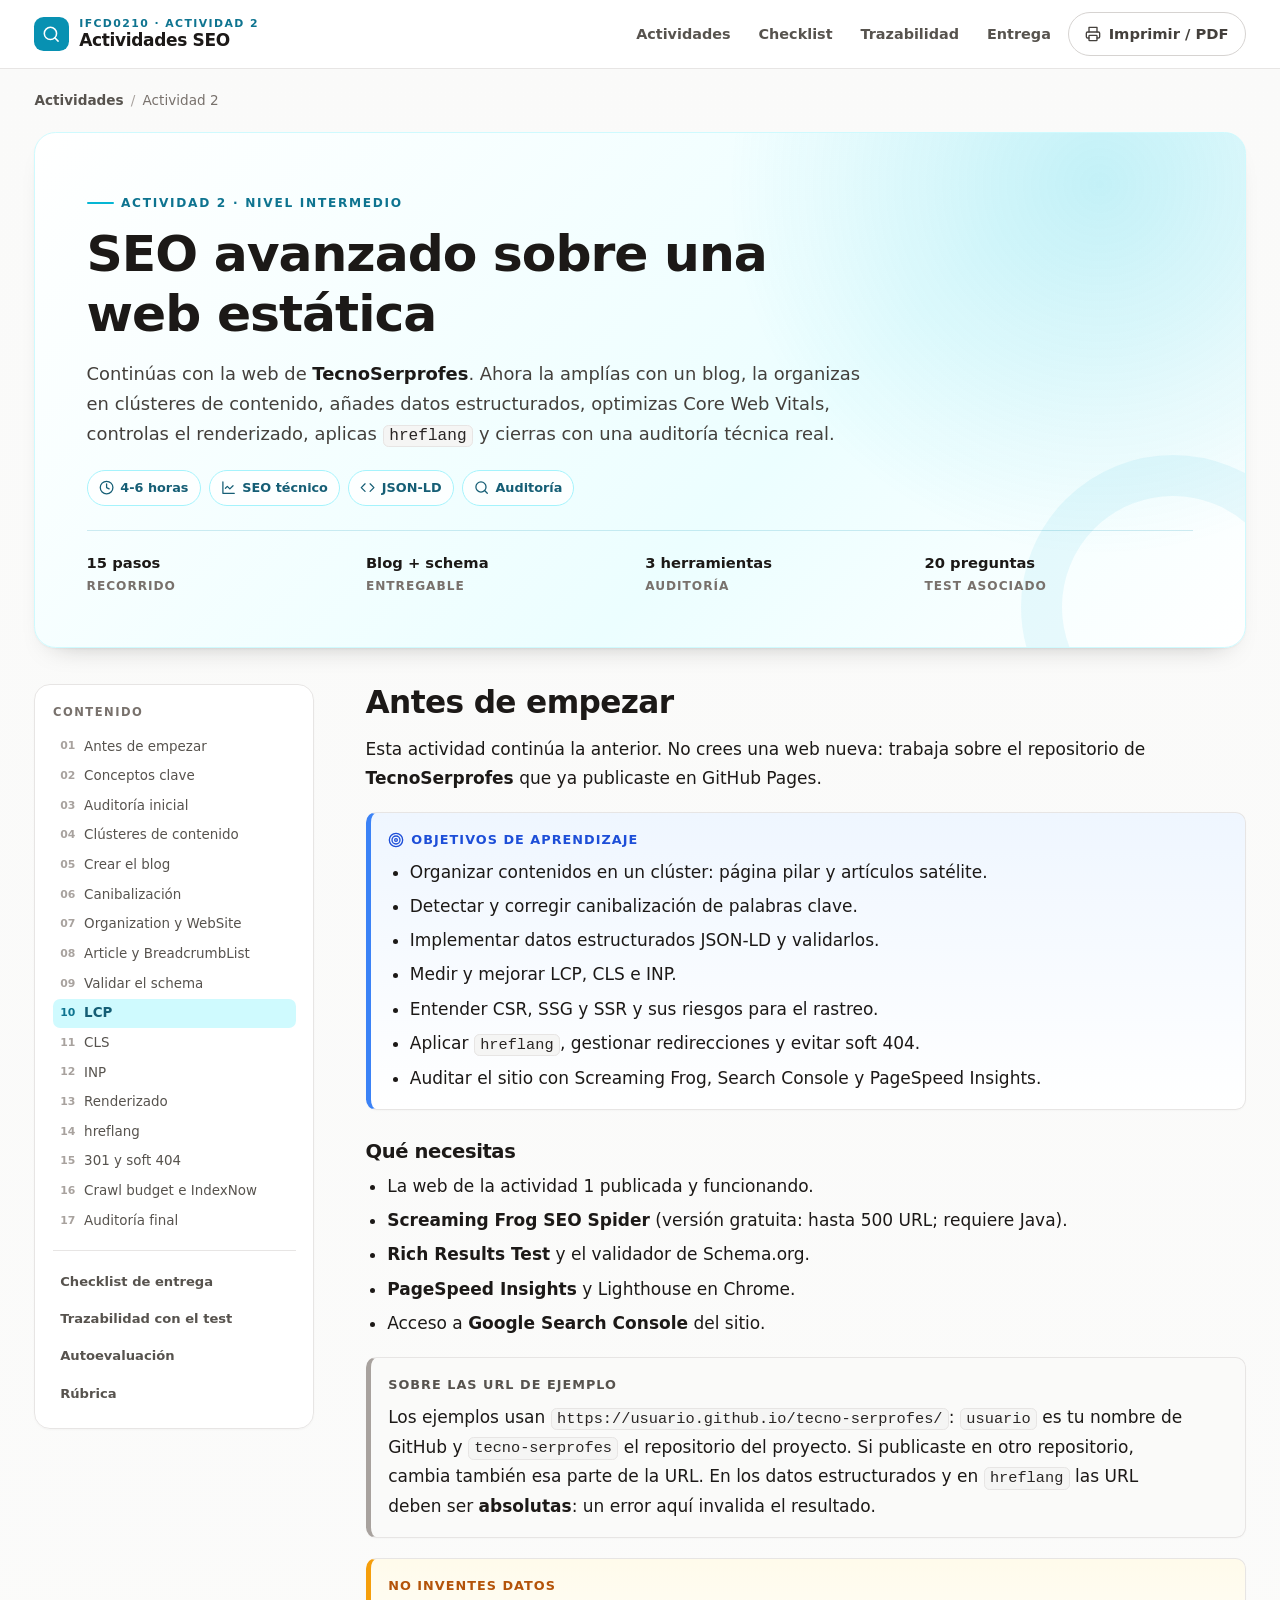
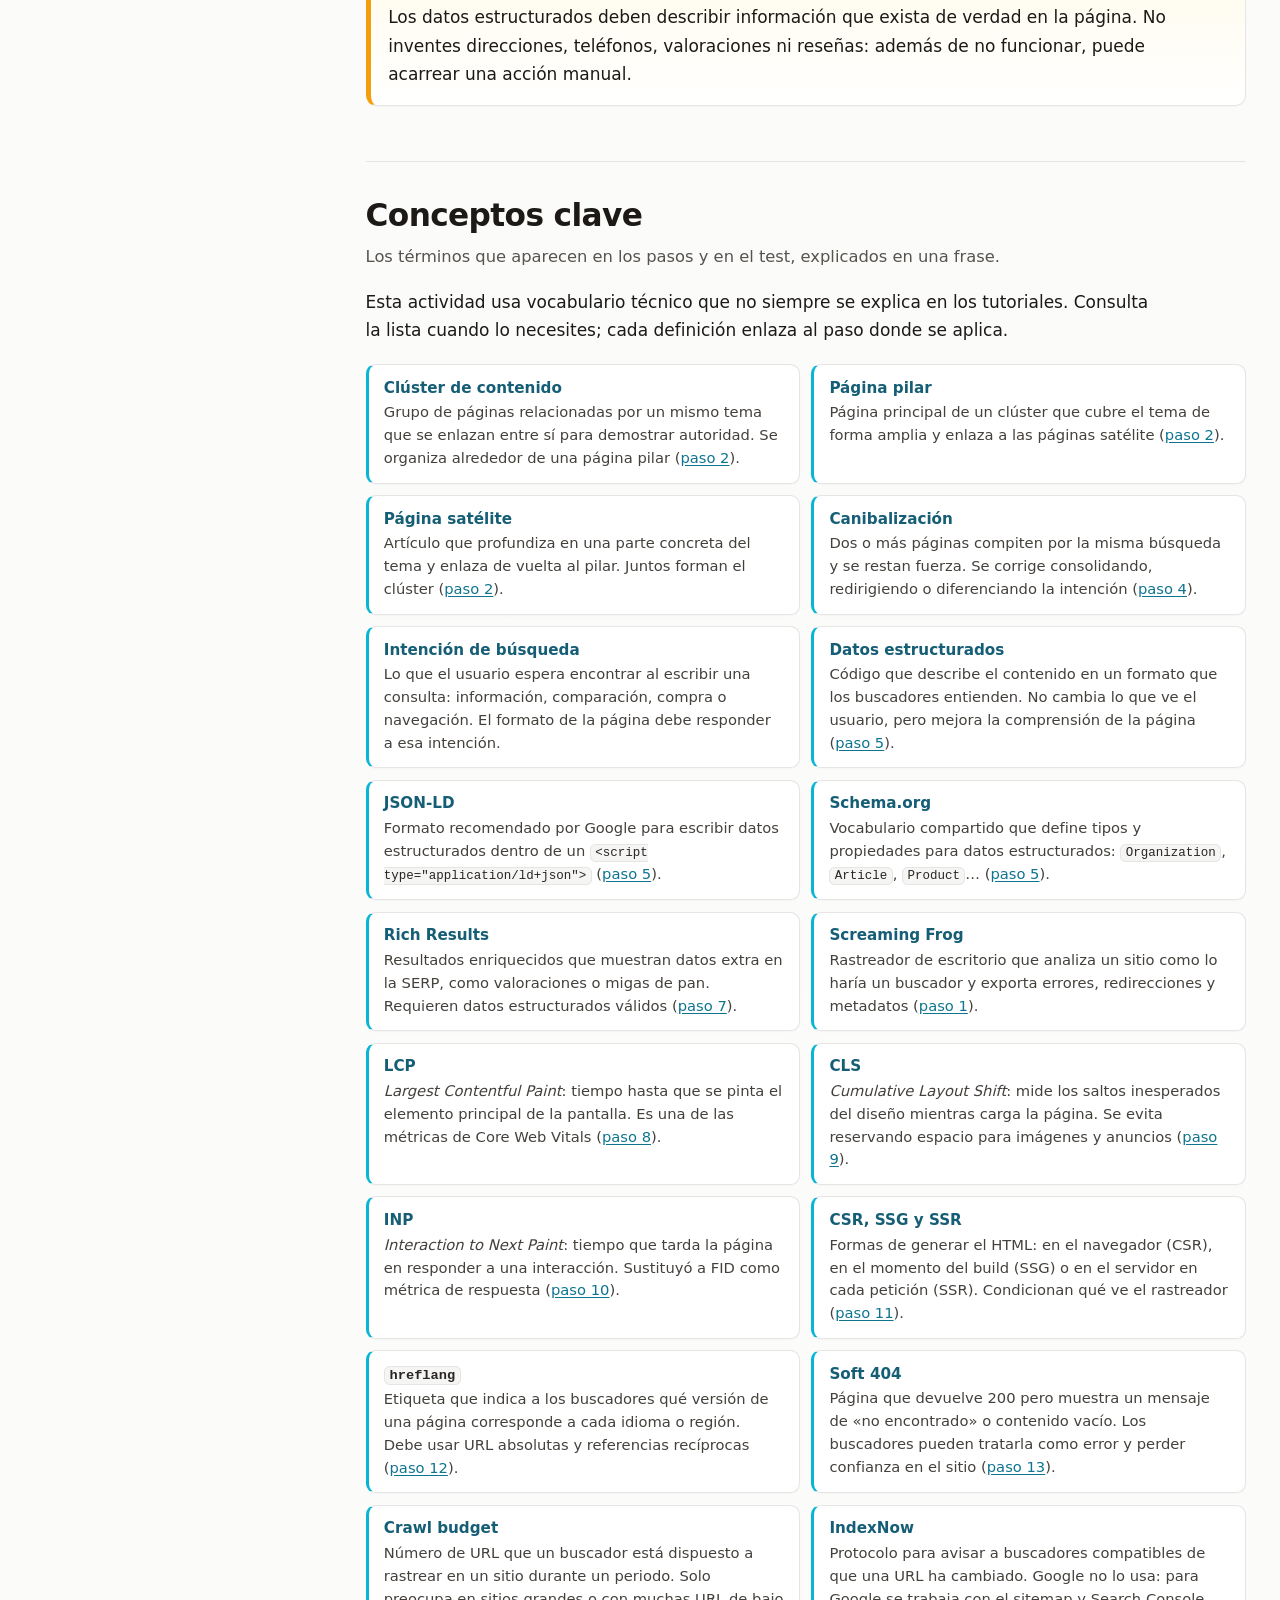
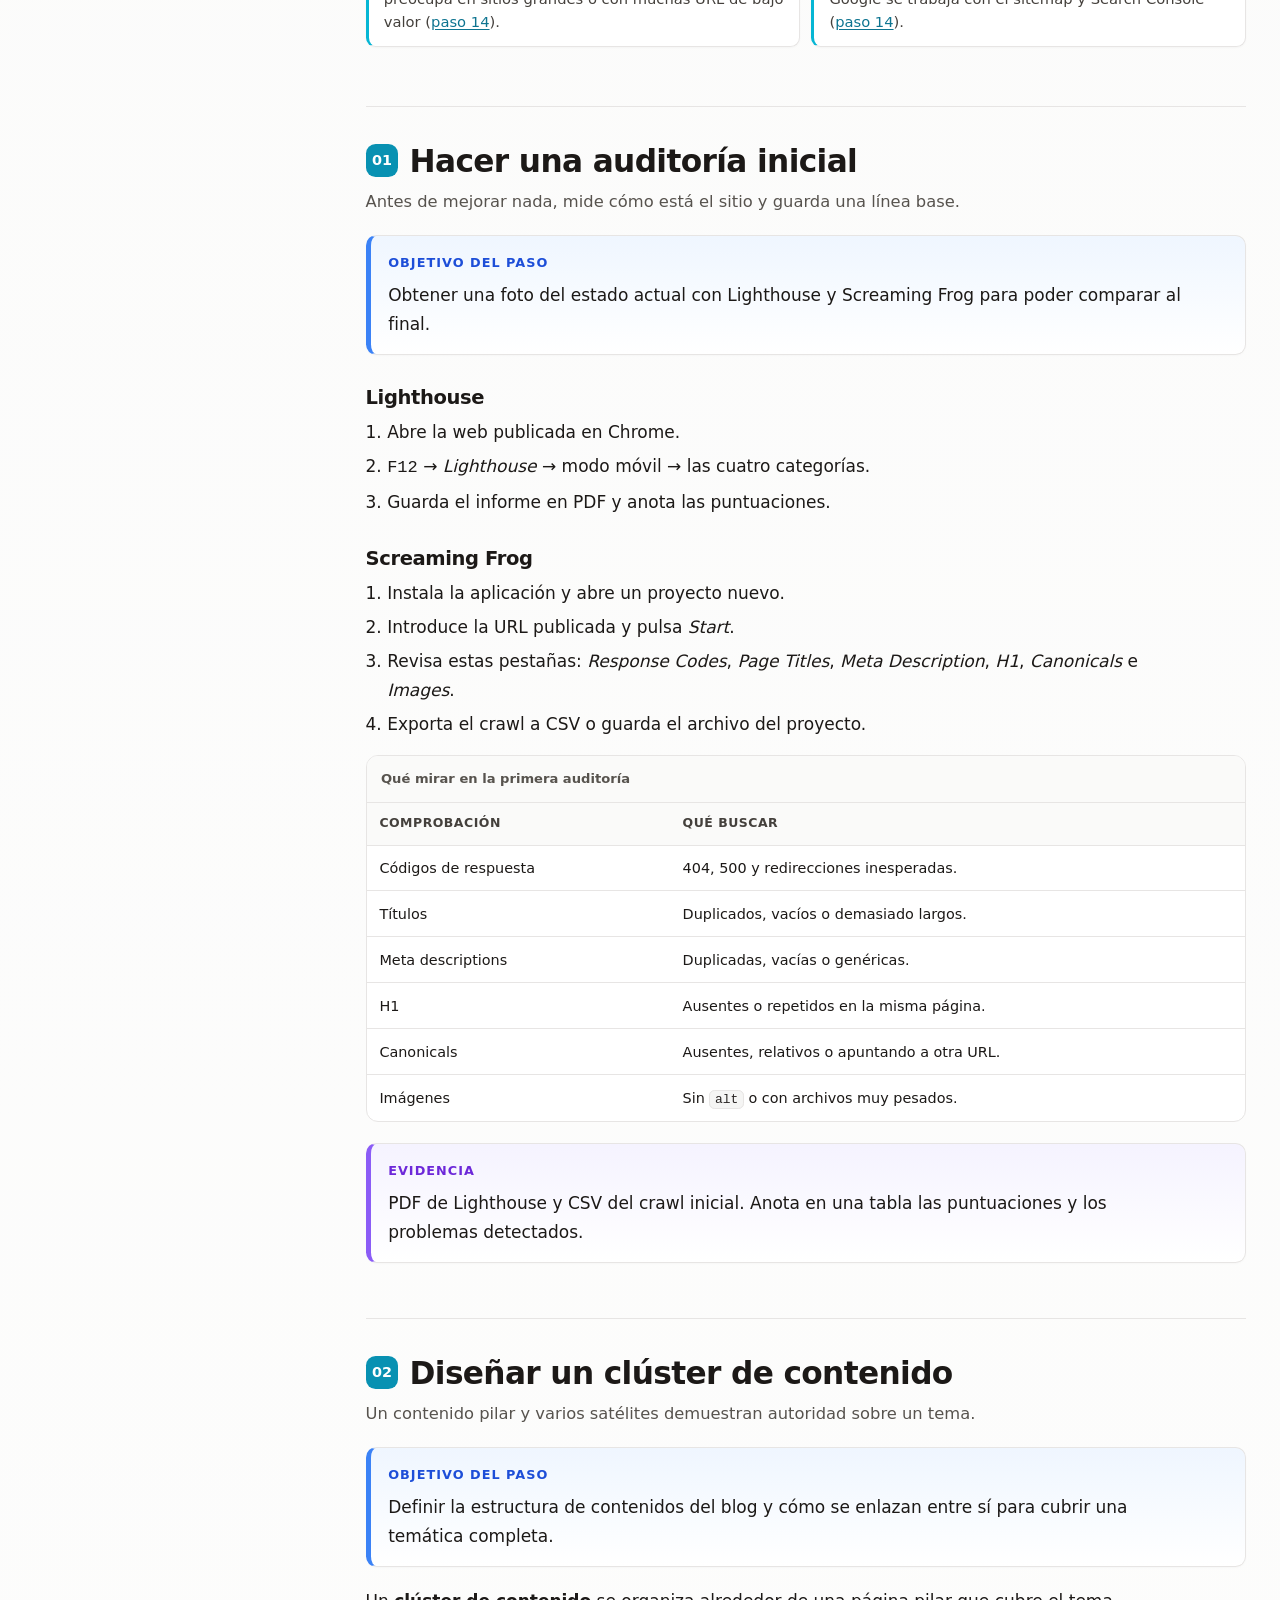
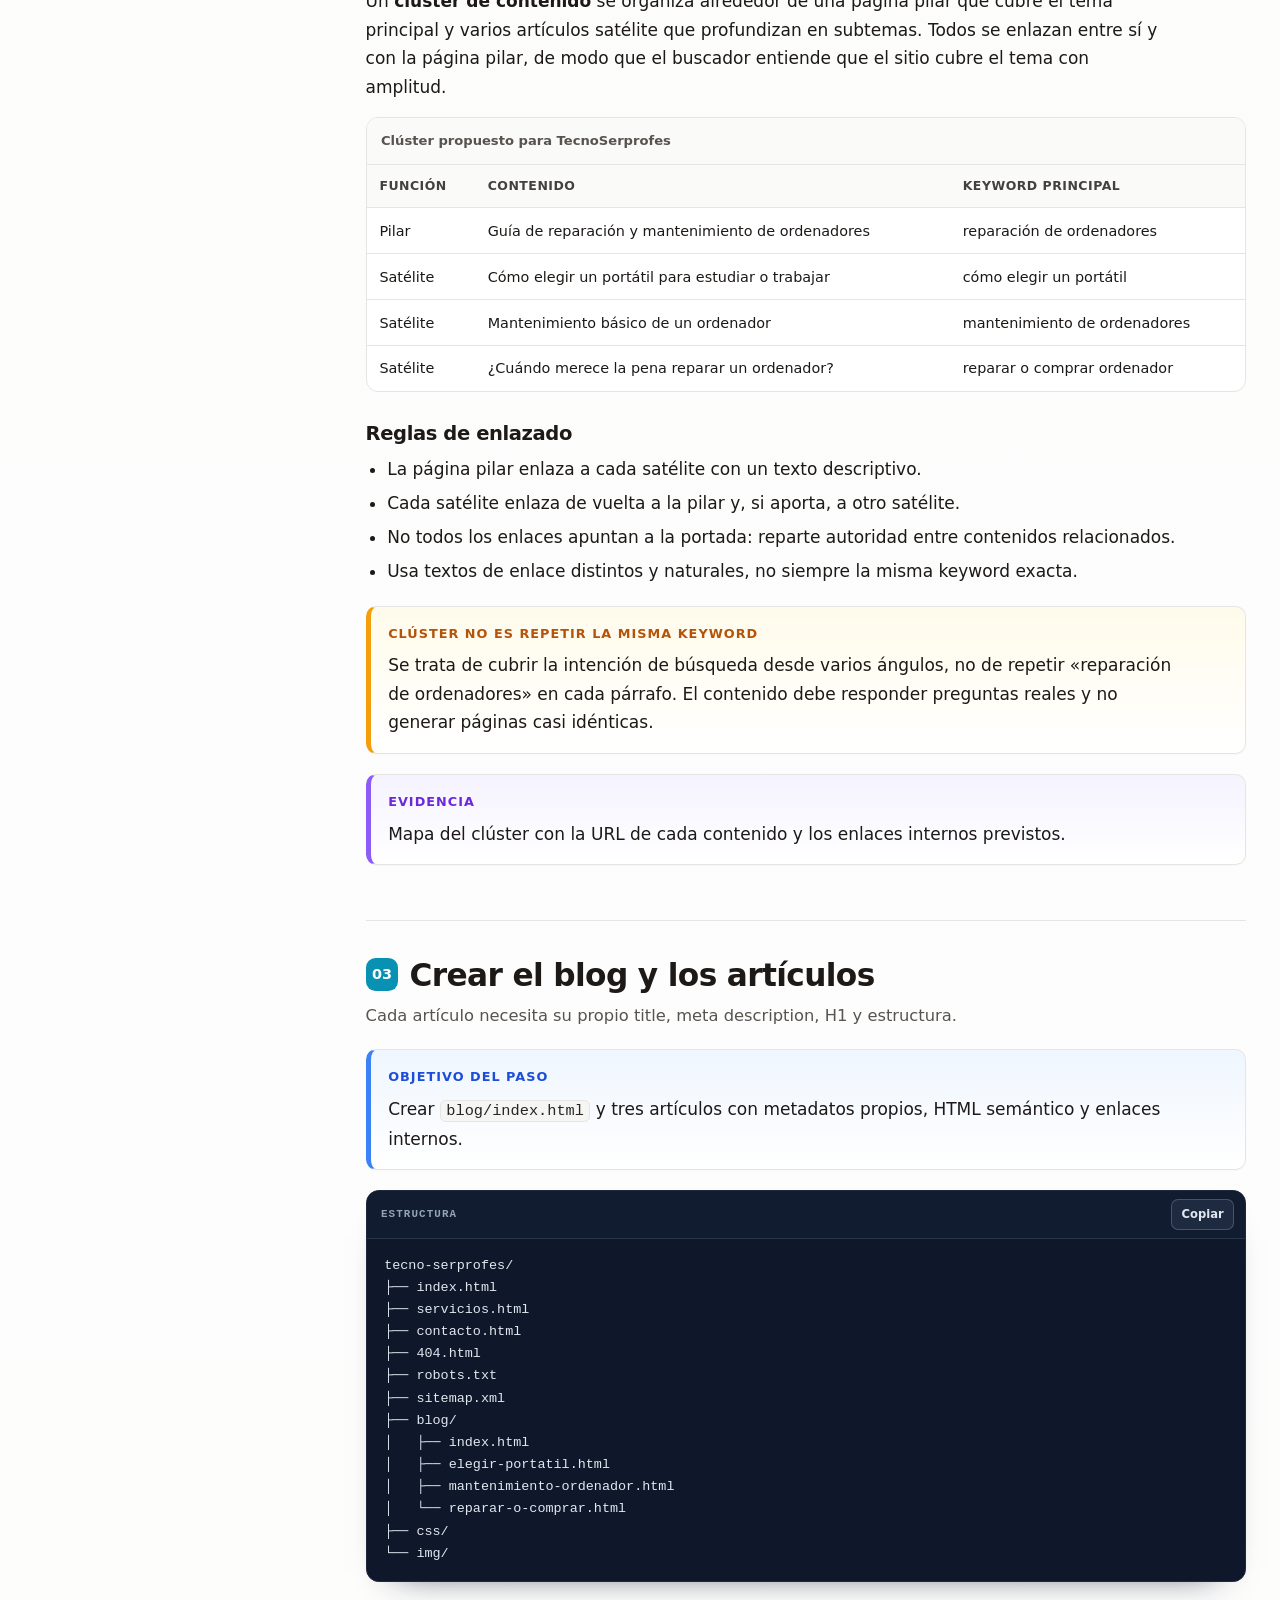
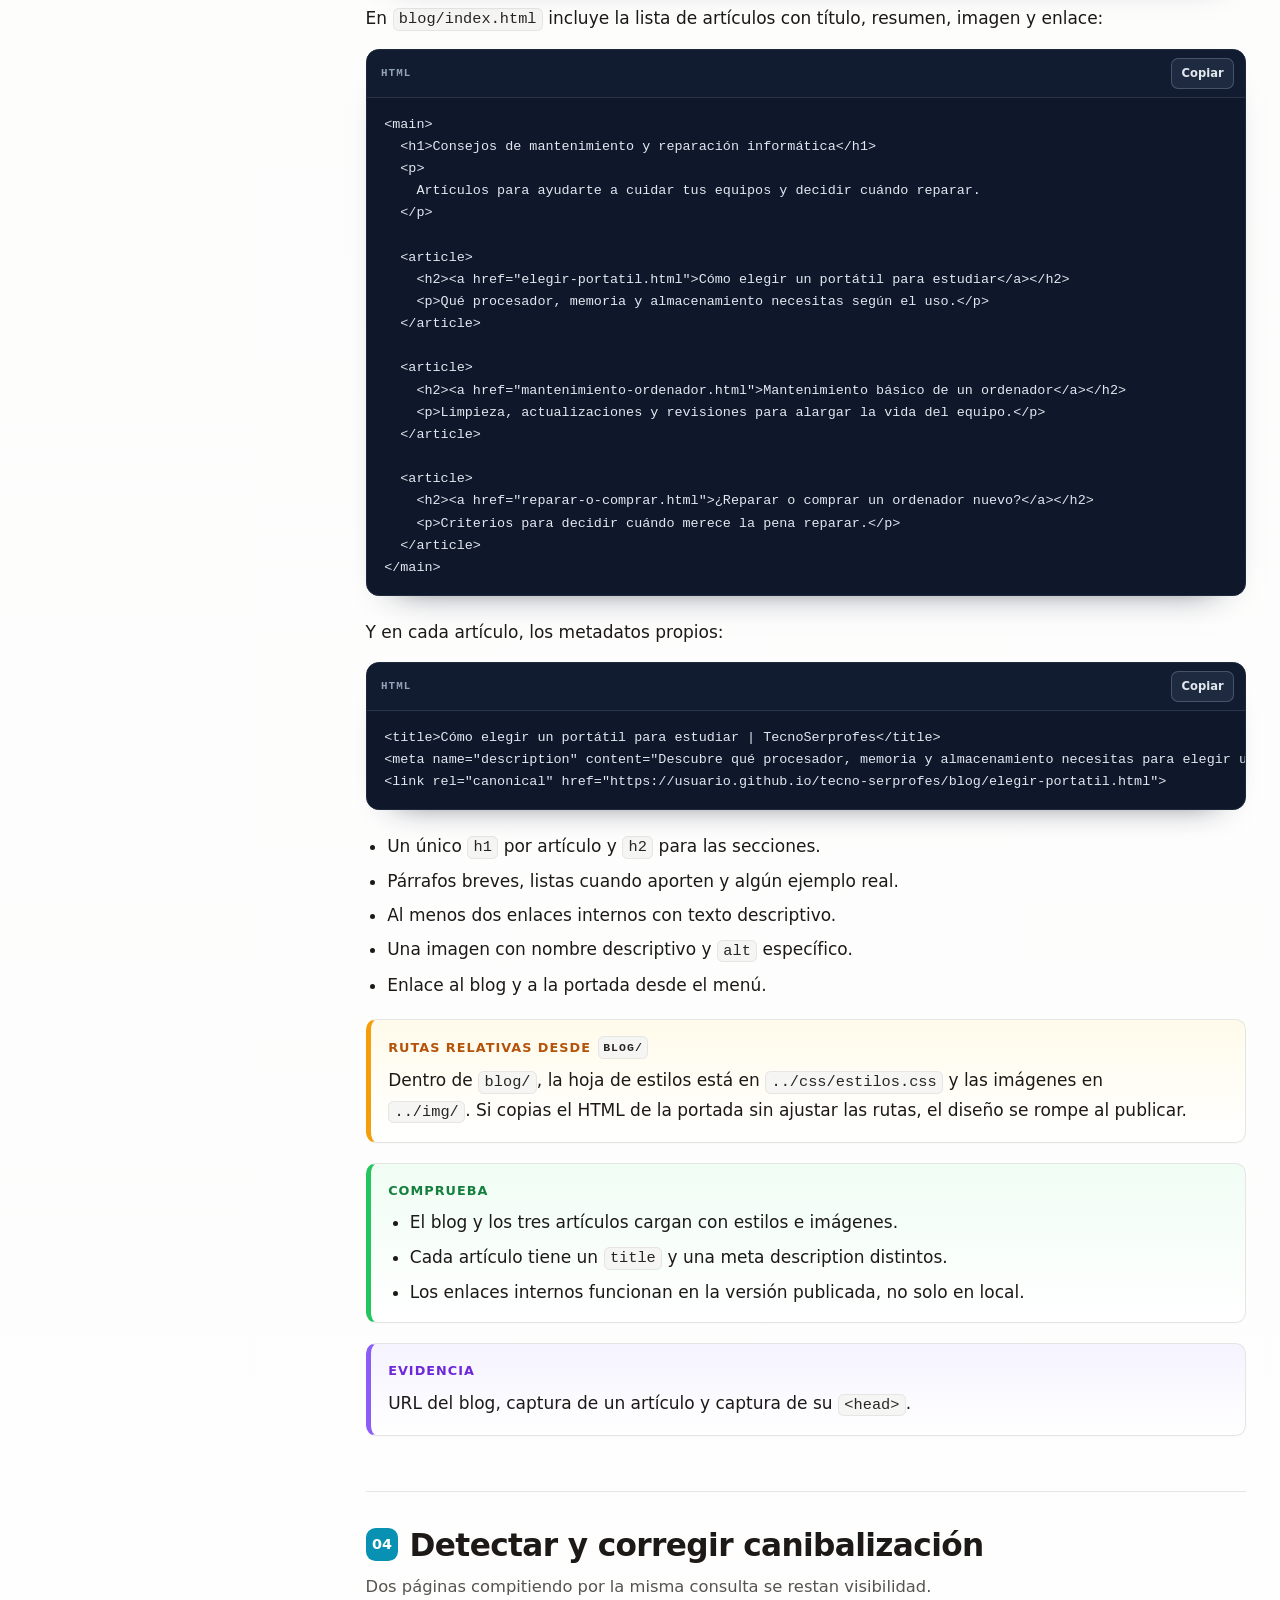
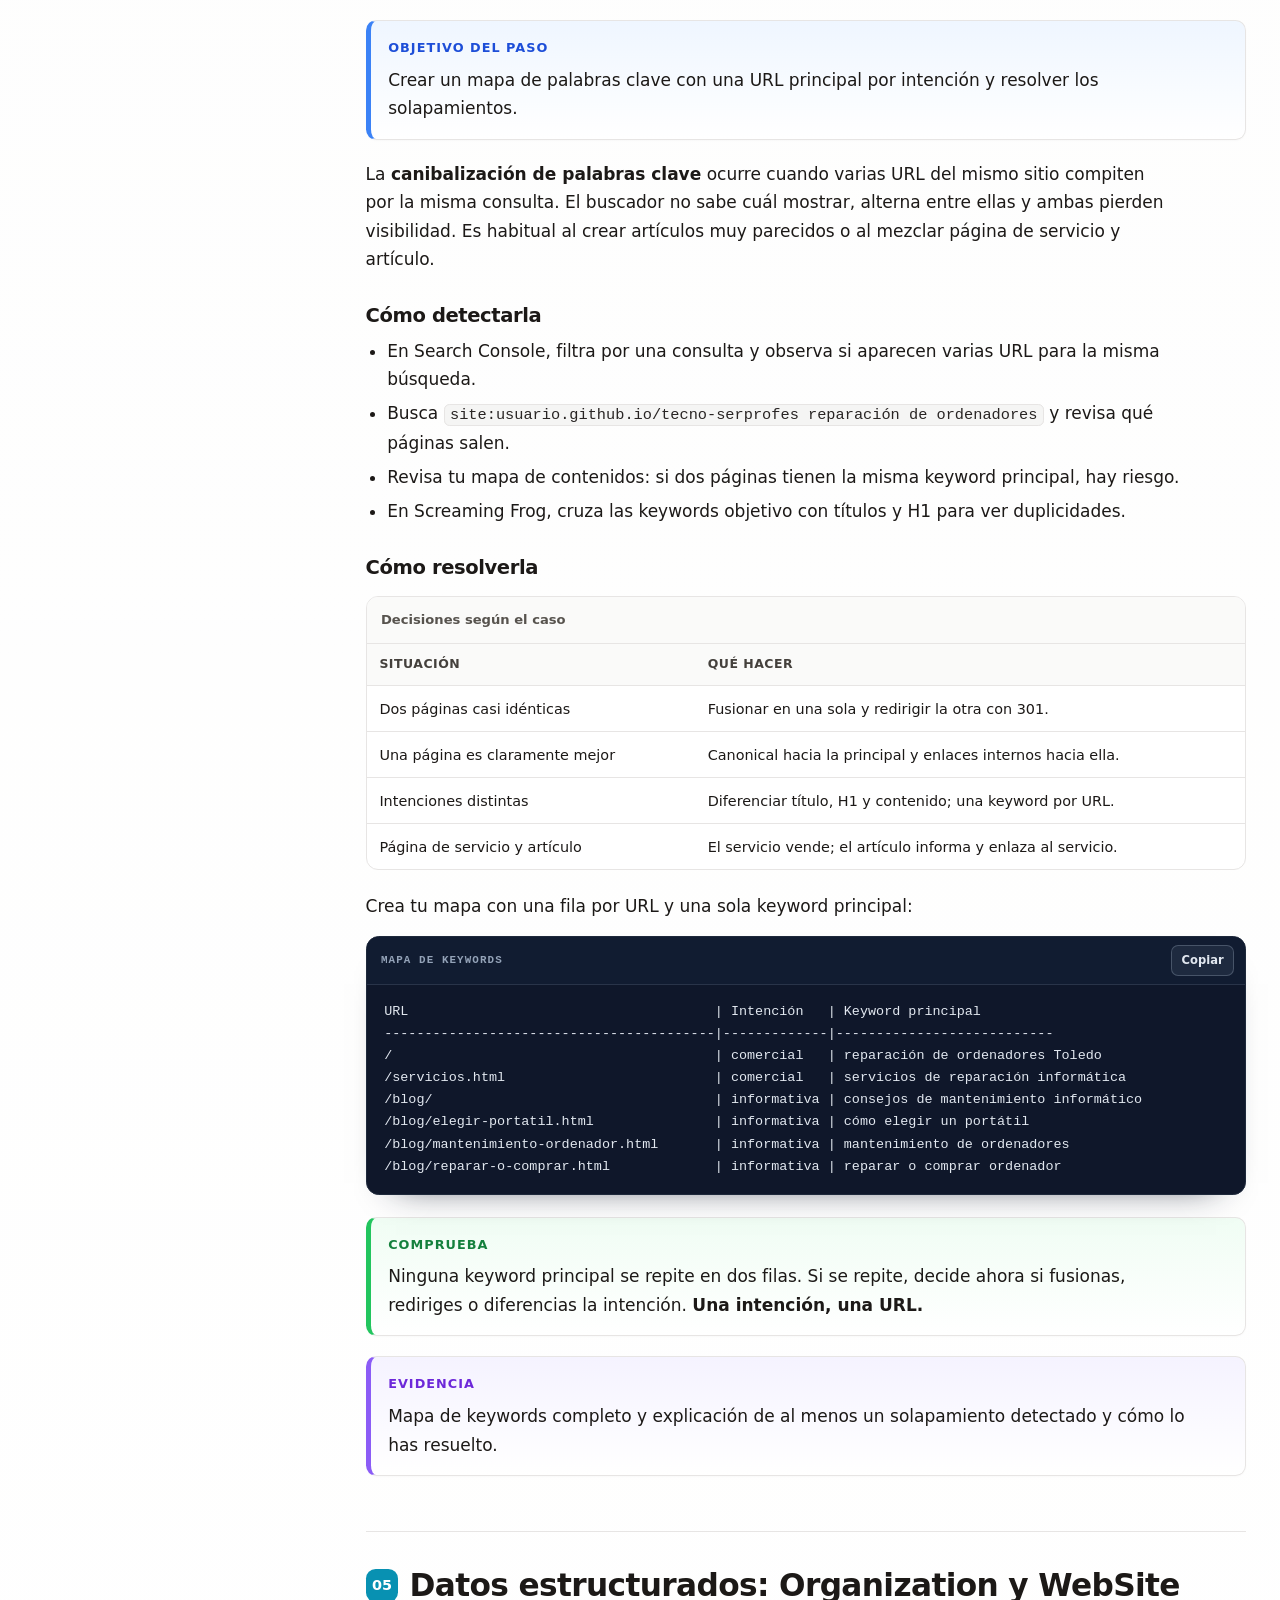
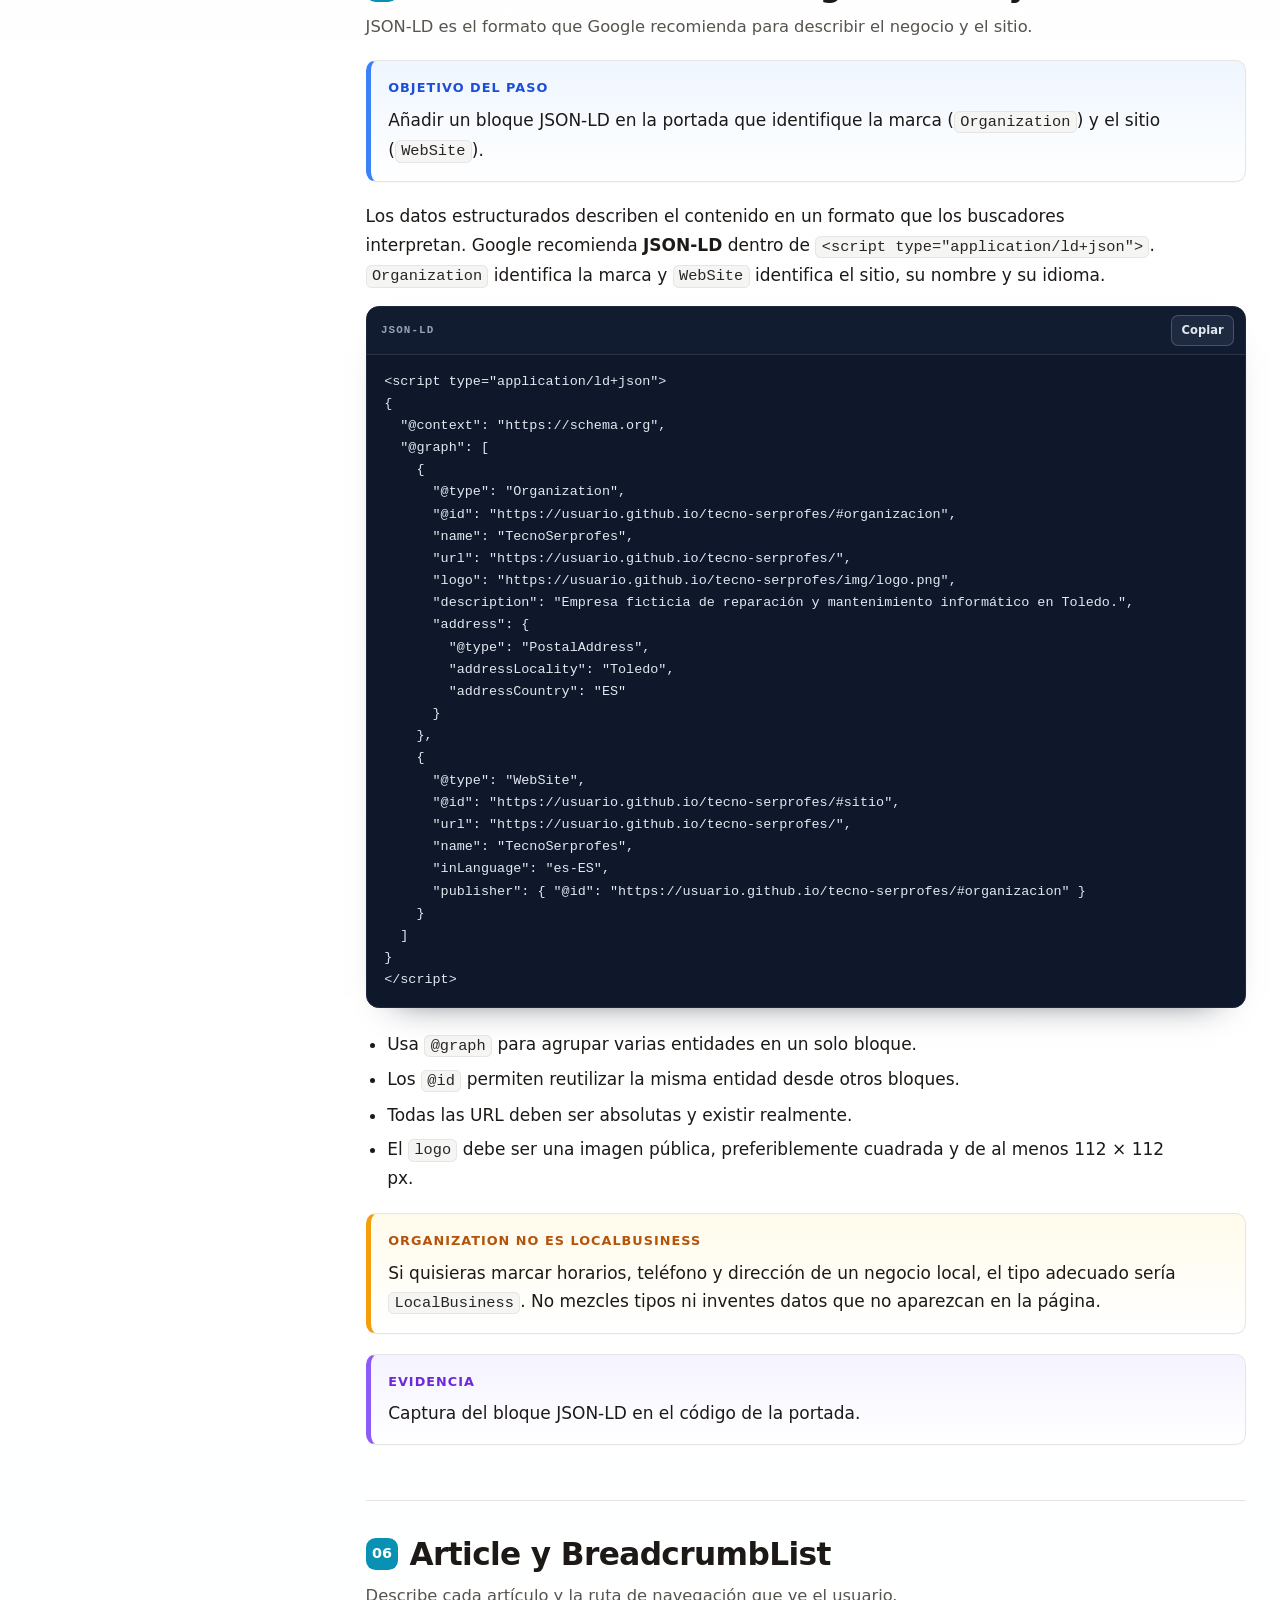
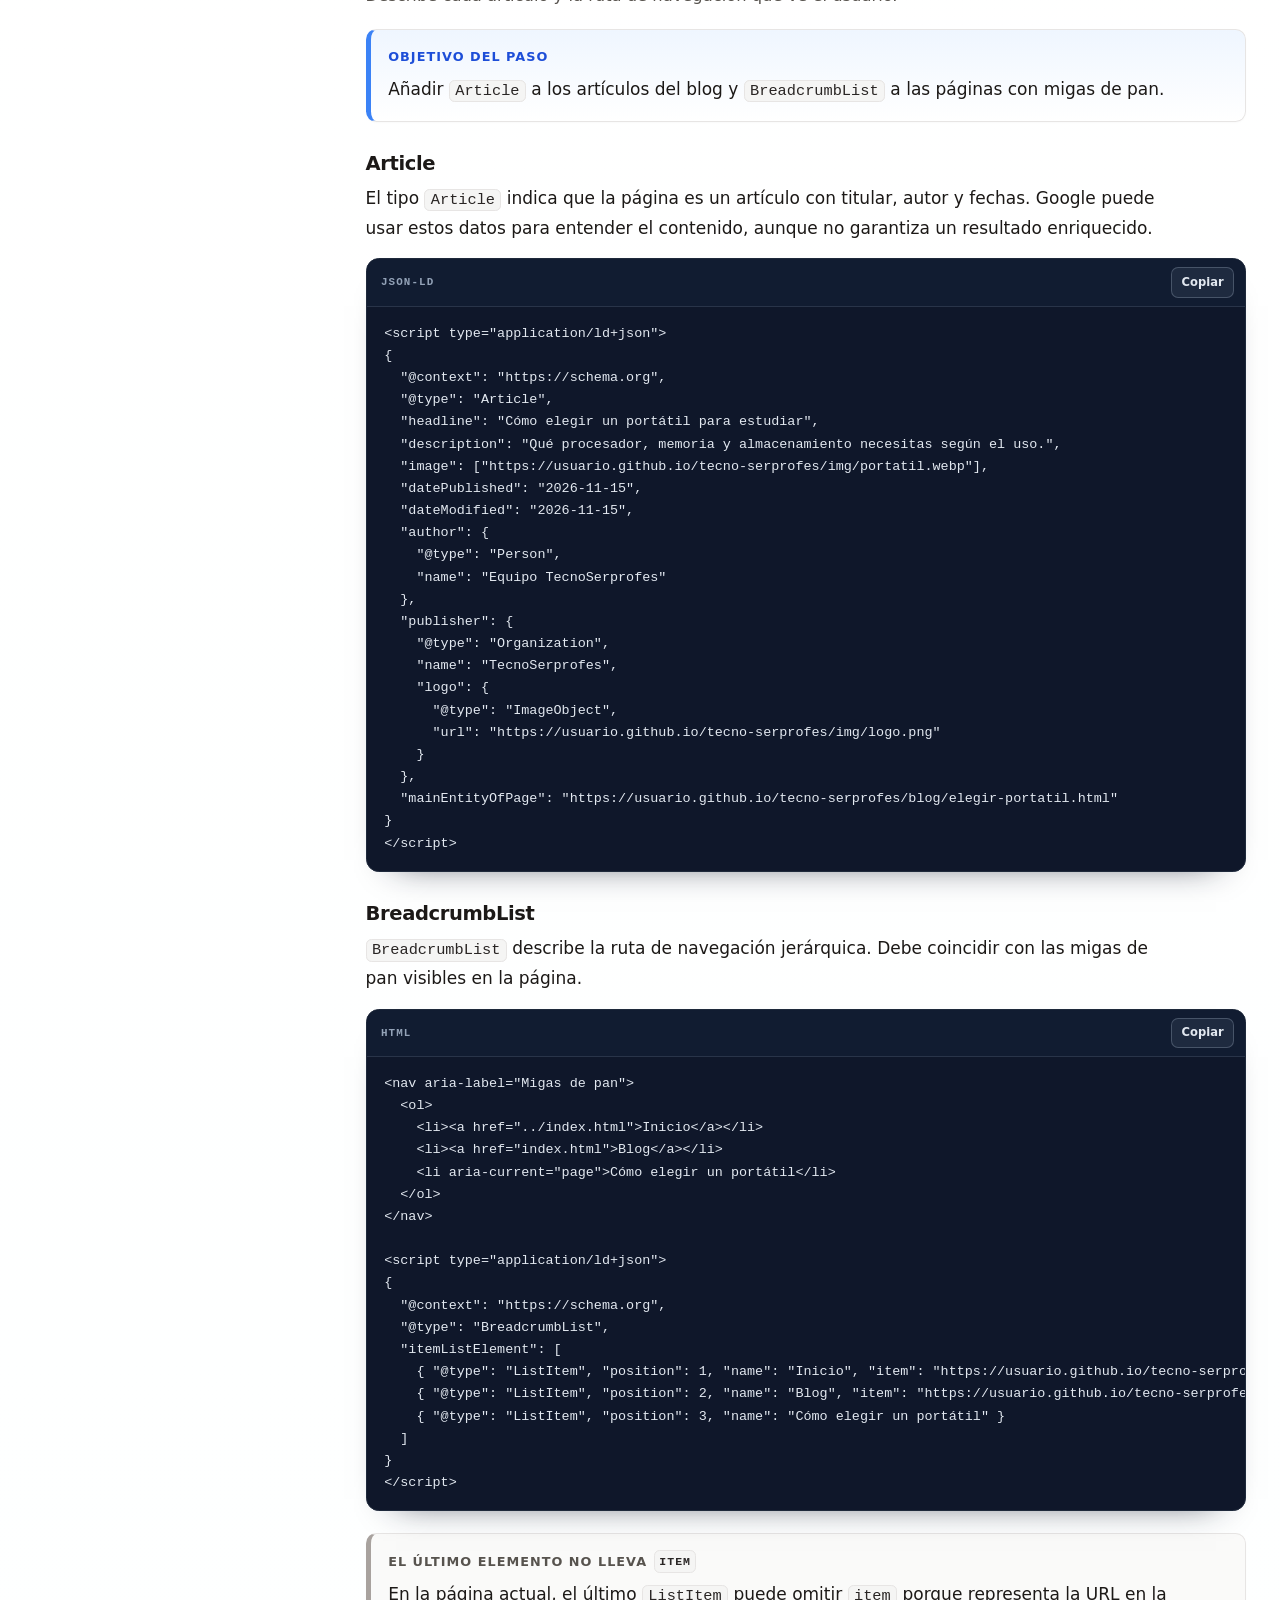
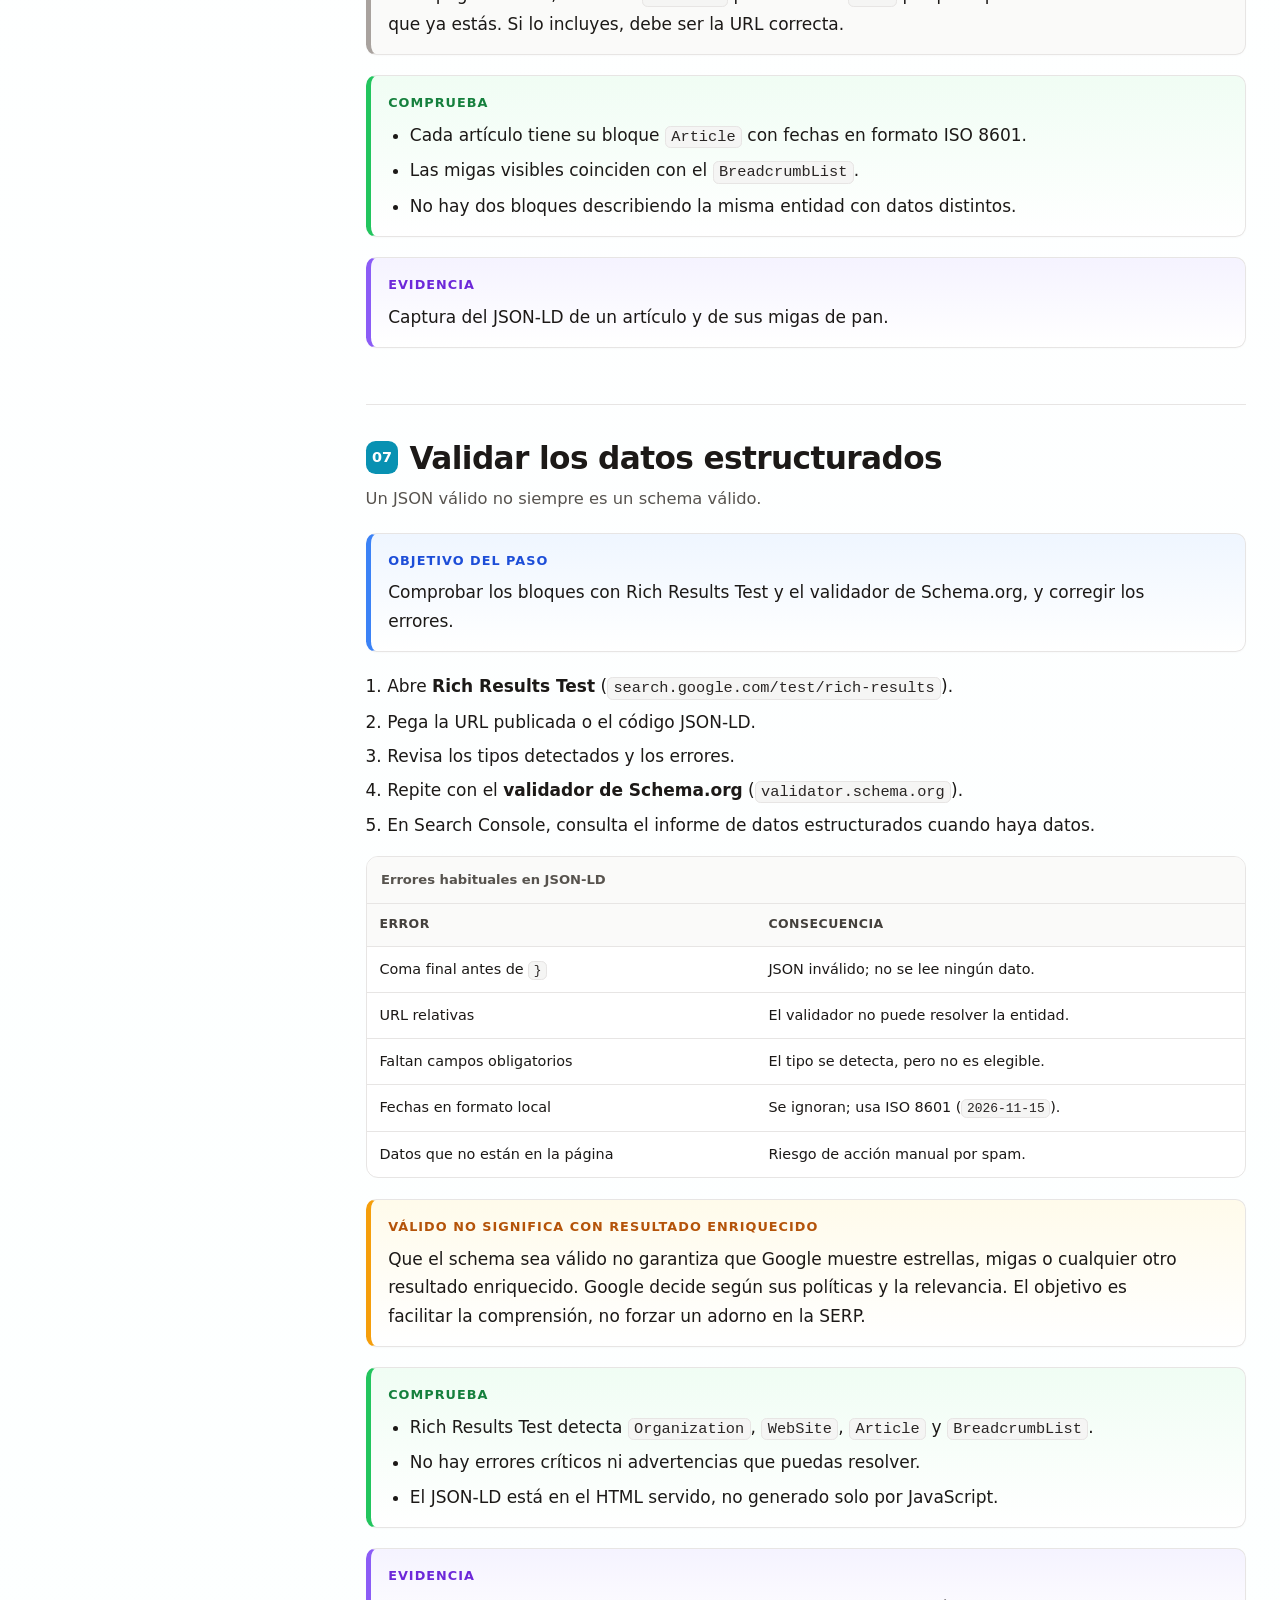
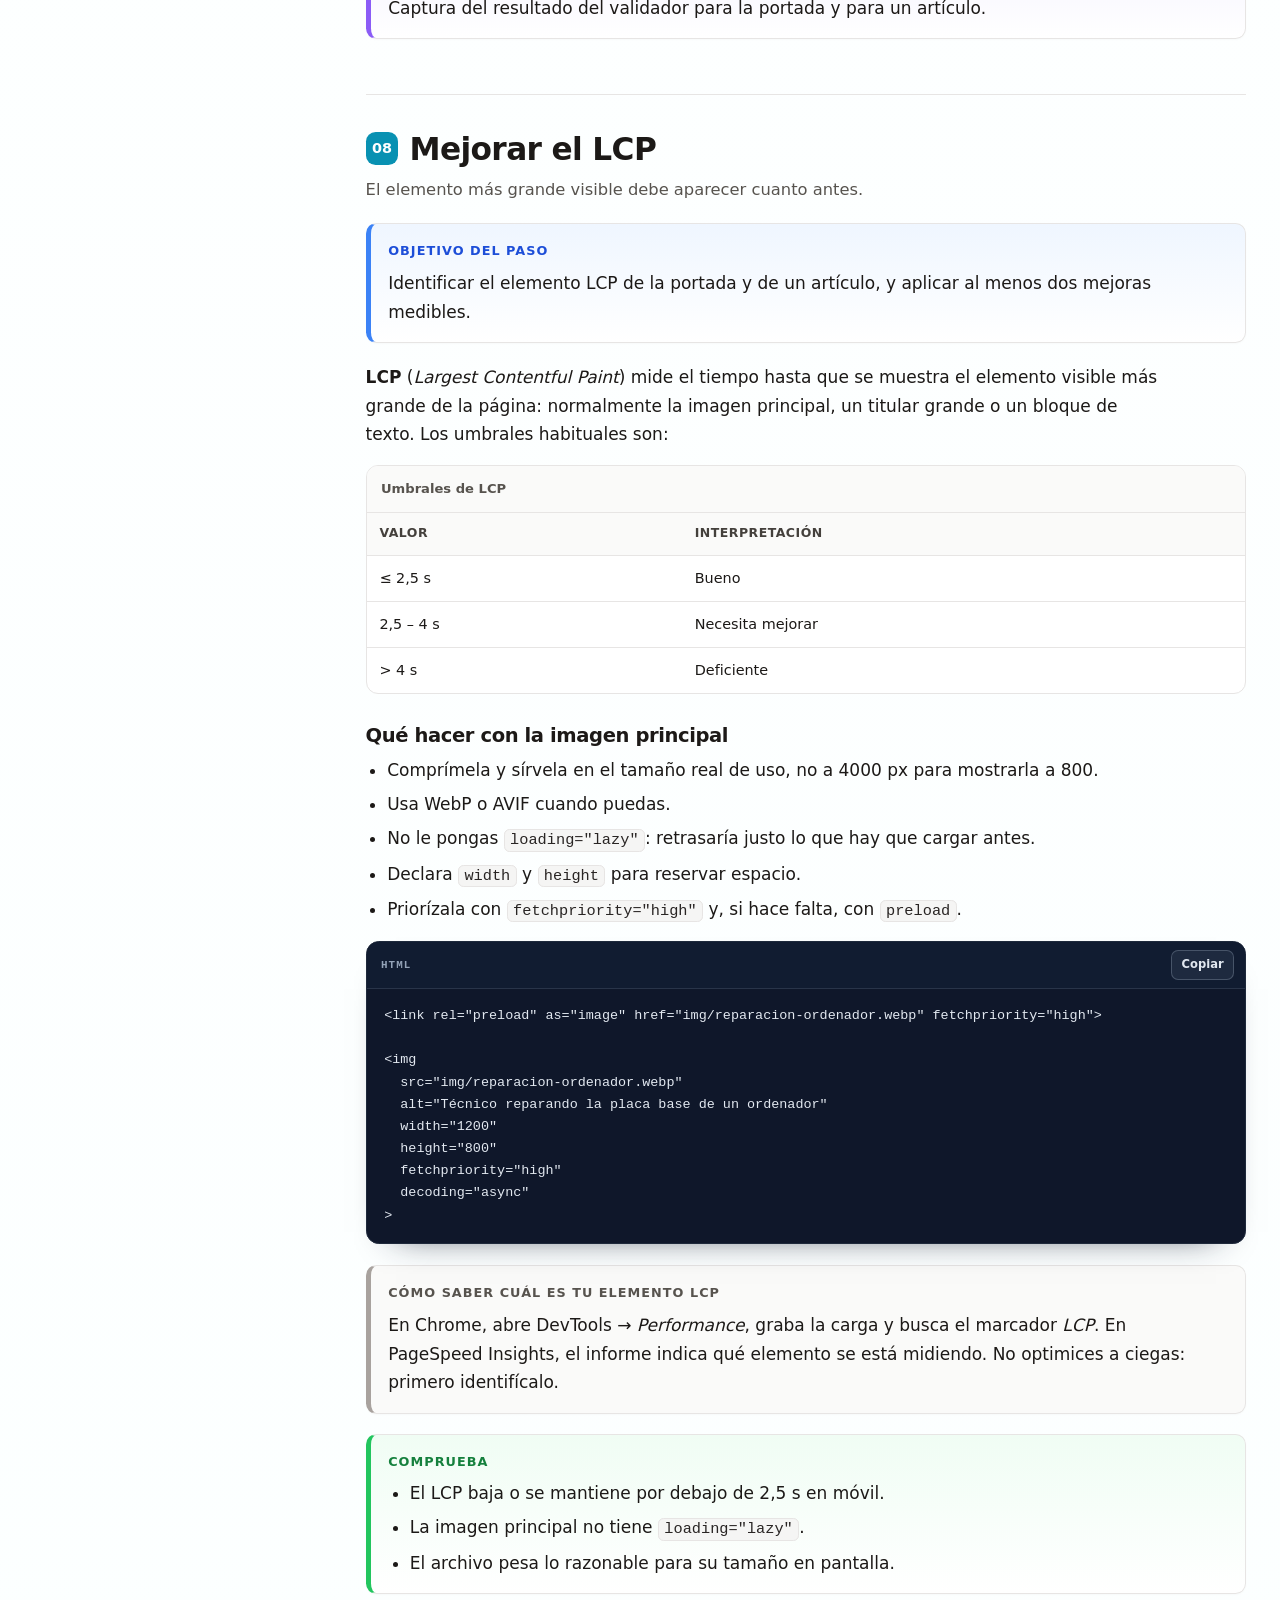
<file: actividad-2-seo-avanzado/index.html>
<!DOCTYPE html>
<html lang="es">
<head>
  <meta charset="UTF-8">
  <meta name="viewport" content="width=device-width, initial-scale=1.0">
  <title>Actividad 2 · SEO avanzado en una web estática | IFCD0210</title>
  <meta name="description" content="Actividad guiada de SEO avanzado sobre la web estática de TecnoSerprofes: clústeres de contenido, datos estructurados, Core Web Vitals, renderizado, hreflang, redirecciones, crawl budget, IndexNow y auditoría técnica.">
  <meta name="theme-color" content="#0891b2">
  <link rel="stylesheet" href="../assets/estilos.css">
</head>
<body>
  <a class="saltar" href="#contenido">Saltar al contenido</a>

  <header class="barra-superior">
    <div class="contenedor barra-inner">
      <a class="marca" href="../index.html">
        <span class="marca-logo" aria-hidden="true">
          <svg viewBox="0 0 24 24" fill="none" stroke="currentColor" stroke-width="2" stroke-linecap="round" stroke-linejoin="round">
            <circle cx="11" cy="11" r="8"></circle>
            <path d="m21 21-4.3-4.3"></path>
          </svg>
        </span>
        <span class="marca-texto">
          <small>IFCD0210 · Actividad 2</small>
          Actividades SEO
        </span>
      </a>

      <nav class="nav-superior" aria-label="Navegación de la actividad">
        <a href="../index.html">Actividades</a>
        <a href="#checklist">Checklist</a>
        <a href="#trazabilidad">Trazabilidad</a>
        <a href="#entrega">Entrega</a>
        <button class="boton boton-suave" type="button" data-imprimir>
          <svg viewBox="0 0 24 24" fill="none" stroke="currentColor" stroke-width="2" stroke-linecap="round" stroke-linejoin="round" aria-hidden="true">
            <path d="M6 9V2h12v7"></path><path d="M6 18H4a2 2 0 0 1-2-2v-5a2 2 0 0 1 2-2h16a2 2 0 0 1 2 2v5a2 2 0 0 1-2 2h-2"></path><rect x="6" y="14" width="12" height="8" rx="1"></rect>
          </svg>
          Imprimir / PDF
        </button>
      </nav>
    </div>
  </header>

  <main id="contenido">
    <div class="contenedor">
      <nav class="migas" aria-label="Migas de pan">
        <a href="../index.html">Actividades</a>
        <span aria-hidden="true">/</span>
        <span>Actividad 2</span>
      </nav>

      <section class="hero">
        <p class="ceja">Actividad 2 · Nivel intermedio</p>
        <h1>SEO avanzado sobre una web estática</h1>
        <p class="intro">
          Continúas con la web de <strong>TecnoSerprofes</strong>. Ahora la amplías con un blog, la organizas en
          clústeres de contenido, añades datos estructurados, optimizas Core Web Vitals, controlas el renderizado,
          aplicas <code>hreflang</code> y cierras con una auditoría técnica real.
        </p>

        <ul class="chips">
          <li>
            <svg viewBox="0 0 24 24" fill="none" stroke="currentColor" stroke-width="2" stroke-linecap="round" stroke-linejoin="round" aria-hidden="true">
              <circle cx="12" cy="12" r="10"></circle><path d="M12 6v6l4 2"></path>
            </svg>
            4-6 horas
          </li>
          <li>
            <svg viewBox="0 0 24 24" fill="none" stroke="currentColor" stroke-width="2" stroke-linecap="round" stroke-linejoin="round" aria-hidden="true">
              <path d="M3 3v18h18"></path><path d="m19 9-5 5-4-4-3 3"></path>
            </svg>
            SEO técnico
          </li>
          <li>
            <svg viewBox="0 0 24 24" fill="none" stroke="currentColor" stroke-width="2" stroke-linecap="round" stroke-linejoin="round" aria-hidden="true">
              <path d="m16 18 6-6-6-6"></path><path d="m8 6-6 6 6 6"></path>
            </svg>
            JSON-LD
          </li>
          <li>
            <svg viewBox="0 0 24 24" fill="none" stroke="currentColor" stroke-width="2" stroke-linecap="round" stroke-linejoin="round" aria-hidden="true">
              <circle cx="11" cy="11" r="8"></circle><path d="m21 21-4.3-4.3"></path>
            </svg>
            Auditoría
          </li>
        </ul>

        <div class="hero-datos">
          <div class="dato">
            <strong>15 pasos</strong>
            <span>Recorrido</span>
          </div>
          <div class="dato">
            <strong>Blog + schema</strong>
            <span>Entregable</span>
          </div>
          <div class="dato">
            <strong>3 herramientas</strong>
            <span>Auditoría</span>
          </div>
          <div class="dato">
            <strong>20 preguntas</strong>
            <span>Test asociado</span>
          </div>
        </div>
      </section>

      <div class="layout">
        <aside class="indice" aria-label="Índice de la actividad">
          <p class="indice-titulo">Contenido</p>
          <ol>
            <li><a href="#antes">Antes de empezar</a></li>
            <li><a href="#conceptos">Conceptos clave</a></li>
            <li><a href="#paso-1">Auditoría inicial</a></li>
            <li><a href="#paso-2">Clústeres de contenido</a></li>
            <li><a href="#paso-3">Crear el blog</a></li>
            <li><a href="#paso-4">Canibalización</a></li>
            <li><a href="#paso-5">Organization y WebSite</a></li>
            <li><a href="#paso-6">Article y BreadcrumbList</a></li>
            <li><a href="#paso-7">Validar el schema</a></li>
            <li><a href="#paso-8">LCP</a></li>
            <li><a href="#paso-9">CLS</a></li>
            <li><a href="#paso-10">INP</a></li>
            <li><a href="#paso-11">Renderizado</a></li>
            <li><a href="#paso-12">hreflang</a></li>
            <li><a href="#paso-13">301 y soft 404</a></li>
            <li><a href="#paso-14">Crawl budget e IndexNow</a></li>
            <li><a href="#paso-15">Auditoría final</a></li>
          </ol>
          <div class="indice-extra">
            <a href="#checklist">Checklist de entrega</a>
            <a href="#trazabilidad">Trazabilidad con el test</a>
            <a href="#autoevaluacion">Autoevaluación</a>
            <a href="#entrega">Rúbrica</a>
          </div>
        </aside>

        <div class="contenido">
          <section id="antes">
            <h2>Antes de empezar</h2>
            <p>
              Esta actividad continúa la anterior. No crees una web nueva: trabaja sobre el repositorio de
              <strong>TecnoSerprofes</strong> que ya publicaste en GitHub Pages.
            </p>

            <div class="caja caja-objetivo">
              <p class="caja-titulo">
                <svg viewBox="0 0 24 24" fill="none" stroke="currentColor" stroke-width="2" stroke-linecap="round" stroke-linejoin="round" aria-hidden="true">
                  <circle cx="12" cy="12" r="10"></circle><circle cx="12" cy="12" r="6"></circle><circle cx="12" cy="12" r="2"></circle>
                </svg>
                Objetivos de aprendizaje
              </p>
              <ul>
                <li>Organizar contenidos en un clúster: página pilar y artículos satélite.</li>
                <li>Detectar y corregir canibalización de palabras clave.</li>
                <li>Implementar datos estructurados JSON-LD y validarlos.</li>
                <li>Medir y mejorar LCP, CLS e INP.</li>
                <li>Entender CSR, SSG y SSR y sus riesgos para el rastreo.</li>
                <li>Aplicar <code>hreflang</code>, gestionar redirecciones y evitar soft 404.</li>
                <li>Auditar el sitio con Screaming Frog, Search Console y PageSpeed Insights.</li>
              </ul>
            </div>

            <h3>Qué necesitas</h3>
            <ul>
              <li>La web de la actividad 1 publicada y funcionando.</li>
              <li><strong>Screaming Frog SEO Spider</strong> (versión gratuita: hasta 500 URL; requiere Java).</li>
              <li><strong>Rich Results Test</strong> y el validador de Schema.org.</li>
              <li><strong>PageSpeed Insights</strong> y Lighthouse en Chrome.</li>
              <li>Acceso a <strong>Google Search Console</strong> del sitio.</li>
            </ul>

            <div class="caja caja-nota">
              <p class="caja-titulo">Sobre las URL de ejemplo</p>
              <p>
                Los ejemplos usan <code>https://usuario.github.io/tecno-serprofes/</code>: <code>usuario</code> es tu
                nombre de GitHub y <code>tecno-serprofes</code> el repositorio del proyecto. Si publicaste en otro
                repositorio, cambia también esa parte de la URL. En los datos estructurados y en <code>hreflang</code>
                las URL deben ser <strong>absolutas</strong>: un error aquí invalida el resultado.
              </p>
            </div>

            <div class="caja caja-cuidado">
              <p class="caja-titulo">No inventes datos</p>
              <p>
                Los datos estructurados deben describir información que exista de verdad en la página. No inventes
                direcciones, teléfonos, valoraciones ni reseñas: además de no funcionar, puede acarrear una acción
                manual.
              </p>
            </div>
          </section>

          <section id="conceptos">
            <h2>Conceptos clave</h2>
            <p class="subtitulo">Los términos que aparecen en los pasos y en el test, explicados en una frase.</p>
            <p>
              Esta actividad usa vocabulario técnico que no siempre se explica en los tutoriales. Consulta la lista
              cuando lo necesites; cada definición enlaza al paso donde se aplica.
            </p>

            <dl class="glosario">
              <div class="glosario-item">
                <dt>Clúster de contenido</dt>
                <dd>Grupo de páginas relacionadas por un mismo tema que se enlazan entre sí para demostrar autoridad. Se organiza alrededor de una página pilar (<a href="#paso-2">paso 2</a>).</dd>
              </div>
              <div class="glosario-item">
                <dt>Página pilar</dt>
                <dd>Página principal de un clúster que cubre el tema de forma amplia y enlaza a las páginas satélite (<a href="#paso-2">paso 2</a>).</dd>
              </div>
              <div class="glosario-item">
                <dt>Página satélite</dt>
                <dd>Artículo que profundiza en una parte concreta del tema y enlaza de vuelta al pilar. Juntos forman el clúster (<a href="#paso-2">paso 2</a>).</dd>
              </div>
              <div class="glosario-item">
                <dt>Canibalización</dt>
                <dd>Dos o más páginas compiten por la misma búsqueda y se restan fuerza. Se corrige consolidando, redirigiendo o diferenciando la intención (<a href="#paso-4">paso 4</a>).</dd>
              </div>
              <div class="glosario-item">
                <dt>Intención de búsqueda</dt>
                <dd>Lo que el usuario espera encontrar al escribir una consulta: información, comparación, compra o navegación. El formato de la página debe responder a esa intención.</dd>
              </div>
              <div class="glosario-item">
                <dt>Datos estructurados</dt>
                <dd>Código que describe el contenido en un formato que los buscadores entienden. No cambia lo que ve el usuario, pero mejora la comprensión de la página (<a href="#paso-5">paso 5</a>).</dd>
              </div>
              <div class="glosario-item">
                <dt>JSON-LD</dt>
                <dd>Formato recomendado por Google para escribir datos estructurados dentro de un <code>&lt;script type="application/ld+json"&gt;</code> (<a href="#paso-5">paso 5</a>).</dd>
              </div>
              <div class="glosario-item">
                <dt>Schema.org</dt>
                <dd>Vocabulario compartido que define tipos y propiedades para datos estructurados: <code>Organization</code>, <code>Article</code>, <code>Product</code>… (<a href="#paso-5">paso 5</a>).</dd>
              </div>
              <div class="glosario-item">
                <dt>Rich Results</dt>
                <dd>Resultados enriquecidos que muestran datos extra en la SERP, como valoraciones o migas de pan. Requieren datos estructurados válidos (<a href="#paso-7">paso 7</a>).</dd>
              </div>
              <div class="glosario-item">
                <dt>Screaming Frog</dt>
                <dd>Rastreador de escritorio que analiza un sitio como lo haría un buscador y exporta errores, redirecciones y metadatos (<a href="#paso-1">paso 1</a>).</dd>
              </div>
              <div class="glosario-item">
                <dt>LCP</dt>
                <dd><em>Largest Contentful Paint</em>: tiempo hasta que se pinta el elemento principal de la pantalla. Es una de las métricas de Core Web Vitals (<a href="#paso-8">paso 8</a>).</dd>
              </div>
              <div class="glosario-item">
                <dt>CLS</dt>
                <dd><em>Cumulative Layout Shift</em>: mide los saltos inesperados del diseño mientras carga la página. Se evita reservando espacio para imágenes y anuncios (<a href="#paso-9">paso 9</a>).</dd>
              </div>
              <div class="glosario-item">
                <dt>INP</dt>
                <dd><em>Interaction to Next Paint</em>: tiempo que tarda la página en responder a una interacción. Sustituyó a FID como métrica de respuesta (<a href="#paso-10">paso 10</a>).</dd>
              </div>
              <div class="glosario-item">
                <dt>CSR, SSG y SSR</dt>
                <dd>Formas de generar el HTML: en el navegador (CSR), en el momento del build (SSG) o en el servidor en cada petición (SSR). Condicionan qué ve el rastreador (<a href="#paso-11">paso 11</a>).</dd>
              </div>
              <div class="glosario-item">
                <dt><code>hreflang</code></dt>
                <dd>Etiqueta que indica a los buscadores qué versión de una página corresponde a cada idioma o región. Debe usar URL absolutas y referencias recíprocas (<a href="#paso-12">paso 12</a>).</dd>
              </div>
              <div class="glosario-item">
                <dt>Soft 404</dt>
                <dd>Página que devuelve 200 pero muestra un mensaje de «no encontrado» o contenido vacío. Los buscadores pueden tratarla como error y perder confianza en el sitio (<a href="#paso-13">paso 13</a>).</dd>
              </div>
              <div class="glosario-item">
                <dt>Crawl budget</dt>
                <dd>Número de URL que un buscador está dispuesto a rastrear en un sitio durante un periodo. Solo preocupa en sitios grandes o con muchas URL de bajo valor (<a href="#paso-14">paso 14</a>).</dd>
              </div>
              <div class="glosario-item">
                <dt>IndexNow</dt>
                <dd>Protocolo para avisar a buscadores compatibles de que una URL ha cambiado. Google no lo usa: para Google se trabaja con el sitemap y Search Console (<a href="#paso-14">paso 14</a>).</dd>
              </div>
            </dl>
          </section>

          <section class="paso" id="paso-1">
            <h2><span class="num">01</span> Hacer una auditoría inicial</h2>
            <p class="subtitulo">Antes de mejorar nada, mide cómo está el sitio y guarda una línea base.</p>

            <div class="caja caja-objetivo">
              <p class="caja-titulo">Objetivo del paso</p>
              <p>Obtener una foto del estado actual con Lighthouse y Screaming Frog para poder comparar al final.</p>
            </div>

            <h3>Lighthouse</h3>
            <ol>
              <li>Abre la web publicada en Chrome.</li>
              <li><kbd>F12</kbd> → <em>Lighthouse</em> → modo móvil → las cuatro categorías.</li>
              <li>Guarda el informe en PDF y anota las puntuaciones.</li>
            </ol>

            <h3>Screaming Frog</h3>
            <ol>
              <li>Instala la aplicación y abre un proyecto nuevo.</li>
              <li>Introduce la URL publicada y pulsa <em>Start</em>.</li>
              <li>Revisa estas pestañas: <em>Response Codes</em>, <em>Page Titles</em>, <em>Meta Description</em>, <em>H1</em>, <em>Canonicals</em> e <em>Images</em>.</li>
              <li>Exporta el crawl a CSV o guarda el archivo del proyecto.</li>
            </ol>

            <div class="tabla">
              <table>
                <caption>Qué mirar en la primera auditoría</caption>
                <thead>
                  <tr><th>Comprobación</th><th>Qué buscar</th></tr>
                </thead>
                <tbody>
                  <tr><td>Códigos de respuesta</td><td>404, 500 y redirecciones inesperadas.</td></tr>
                  <tr><td>Títulos</td><td>Duplicados, vacíos o demasiado largos.</td></tr>
                  <tr><td>Meta descriptions</td><td>Duplicadas, vacías o genéricas.</td></tr>
                  <tr><td>H1</td><td>Ausentes o repetidos en la misma página.</td></tr>
                  <tr><td>Canonicals</td><td>Ausentes, relativos o apuntando a otra URL.</td></tr>
                  <tr><td>Imágenes</td><td>Sin <code>alt</code> o con archivos muy pesados.</td></tr>
                </tbody>
              </table>
            </div>

            <div class="caja caja-evidencia">
              <p class="caja-titulo">Evidencia</p>
              <p>PDF de Lighthouse y CSV del crawl inicial. Anota en una tabla las puntuaciones y los problemas detectados.</p>
            </div>
          </section>

          <section class="paso" id="paso-2">
            <h2><span class="num">02</span> Diseñar un clúster de contenido</h2>
            <p class="subtitulo">Un contenido pilar y varios satélites demuestran autoridad sobre un tema.</p>

            <div class="caja caja-objetivo">
              <p class="caja-titulo">Objetivo del paso</p>
              <p>Definir la estructura de contenidos del blog y cómo se enlazan entre sí para cubrir una temática completa.</p>
            </div>

            <p>
              Un <strong>clúster de contenido</strong> se organiza alrededor de una página pilar que cubre el tema
              principal y varios artículos satélite que profundizan en subtemas. Todos se enlazan entre sí y con la
              página pilar, de modo que el buscador entiende que el sitio cubre el tema con amplitud.
            </p>

            <div class="tabla">
              <table>
                <caption>Clúster propuesto para TecnoSerprofes</caption>
                <thead>
                  <tr><th>Función</th><th>Contenido</th><th>Keyword principal</th></tr>
                </thead>
                <tbody>
                  <tr><td>Pilar</td><td>Guía de reparación y mantenimiento de ordenadores</td><td>reparación de ordenadores</td></tr>
                  <tr><td>Satélite</td><td>Cómo elegir un portátil para estudiar o trabajar</td><td>cómo elegir un portátil</td></tr>
                  <tr><td>Satélite</td><td>Mantenimiento básico de un ordenador</td><td>mantenimiento de ordenadores</td></tr>
                  <tr><td>Satélite</td><td>¿Cuándo merece la pena reparar un ordenador?</td><td>reparar o comprar ordenador</td></tr>
                </tbody>
              </table>
            </div>

            <h3>Reglas de enlazado</h3>
            <ul>
              <li>La página pilar enlaza a cada satélite con un texto descriptivo.</li>
              <li>Cada satélite enlaza de vuelta a la pilar y, si aporta, a otro satélite.</li>
              <li>No todos los enlaces apuntan a la portada: reparte autoridad entre contenidos relacionados.</li>
              <li>Usa textos de enlace distintos y naturales, no siempre la misma keyword exacta.</li>
            </ul>

            <div class="caja caja-cuidado">
              <p class="caja-titulo">Clúster no es repetir la misma keyword</p>
              <p>
                Se trata de cubrir la intención de búsqueda desde varios ángulos, no de repetir «reparación de
                ordenadores» en cada párrafo. El contenido debe responder preguntas reales y no generar páginas casi
                idénticas.
              </p>
            </div>

            <div class="caja caja-evidencia">
              <p class="caja-titulo">Evidencia</p>
              <p>Mapa del clúster con la URL de cada contenido y los enlaces internos previstos.</p>
            </div>
          </section>

          <section class="paso" id="paso-3">
            <h2><span class="num">03</span> Crear el blog y los artículos</h2>
            <p class="subtitulo">Cada artículo necesita su propio title, meta description, H1 y estructura.</p>

            <div class="caja caja-objetivo">
              <p class="caja-titulo">Objetivo del paso</p>
              <p>Crear <code>blog/index.html</code> y tres artículos con metadatos propios, HTML semántico y enlaces internos.</p>
            </div>

            <div class="codigo" data-lenguaje="Estructura">
<pre><code>tecno-serprofes/
├── index.html
├── servicios.html
├── contacto.html
├── 404.html
├── robots.txt
├── sitemap.xml
├── blog/
│   ├── index.html
│   ├── elegir-portatil.html
│   ├── mantenimiento-ordenador.html
│   └── reparar-o-comprar.html
├── css/
└── img/</code></pre>
            </div>

            <p>En <code>blog/index.html</code> incluye la lista de artículos con título, resumen, imagen y enlace:</p>

            <div class="codigo" data-lenguaje="HTML">
<pre><code>&lt;main&gt;
  &lt;h1&gt;Consejos de mantenimiento y reparación informática&lt;/h1&gt;
  &lt;p&gt;
    Artículos para ayudarte a cuidar tus equipos y decidir cuándo reparar.
  &lt;/p&gt;

  &lt;article&gt;
    &lt;h2&gt;&lt;a href="elegir-portatil.html"&gt;Cómo elegir un portátil para estudiar&lt;/a&gt;&lt;/h2&gt;
    &lt;p&gt;Qué procesador, memoria y almacenamiento necesitas según el uso.&lt;/p&gt;
  &lt;/article&gt;

  &lt;article&gt;
    &lt;h2&gt;&lt;a href="mantenimiento-ordenador.html"&gt;Mantenimiento básico de un ordenador&lt;/a&gt;&lt;/h2&gt;
    &lt;p&gt;Limpieza, actualizaciones y revisiones para alargar la vida del equipo.&lt;/p&gt;
  &lt;/article&gt;

  &lt;article&gt;
    &lt;h2&gt;&lt;a href="reparar-o-comprar.html"&gt;¿Reparar o comprar un ordenador nuevo?&lt;/a&gt;&lt;/h2&gt;
    &lt;p&gt;Criterios para decidir cuándo merece la pena reparar.&lt;/p&gt;
  &lt;/article&gt;
&lt;/main&gt;</code></pre>
            </div>

            <p>Y en cada artículo, los metadatos propios:</p>

            <div class="codigo" data-lenguaje="HTML">
<pre><code>&lt;title&gt;Cómo elegir un portátil para estudiar | TecnoSerprofes&lt;/title&gt;
&lt;meta name="description" content="Descubre qué procesador, memoria y almacenamiento necesitas para elegir un portátil adecuado para estudiar o trabajar."&gt;
&lt;link rel="canonical" href="https://usuario.github.io/tecno-serprofes/blog/elegir-portatil.html"&gt;</code></pre>
            </div>

            <ul>
              <li>Un único <code>h1</code> por artículo y <code>h2</code> para las secciones.</li>
              <li>Párrafos breves, listas cuando aporten y algún ejemplo real.</li>
              <li>Al menos dos enlaces internos con texto descriptivo.</li>
              <li>Una imagen con nombre descriptivo y <code>alt</code> específico.</li>
              <li>Enlace al blog y a la portada desde el menú.</li>
            </ul>

            <div class="caja caja-cuidado">
              <p class="caja-titulo">Rutas relativas desde <code>blog/</code></p>
              <p>
                Dentro de <code>blog/</code>, la hoja de estilos está en <code>../css/estilos.css</code> y las imágenes
                en <code>../img/</code>. Si copias el HTML de la portada sin ajustar las rutas, el diseño se rompe al
                publicar.
              </p>
            </div>

            <div class="caja caja-comprueba">
              <p class="caja-titulo">Comprueba</p>
              <ul>
                <li>El blog y los tres artículos cargan con estilos e imágenes.</li>
                <li>Cada artículo tiene un <code>title</code> y una meta description distintos.</li>
                <li>Los enlaces internos funcionan en la versión publicada, no solo en local.</li>
              </ul>
            </div>

            <div class="caja caja-evidencia">
              <p class="caja-titulo">Evidencia</p>
              <p>URL del blog, captura de un artículo y captura de su <code>&lt;head&gt;</code>.</p>
            </div>
          </section>
          <section class="paso" id="paso-4">
            <h2><span class="num">04</span> Detectar y corregir canibalización</h2>
            <p class="subtitulo">Dos páginas compitiendo por la misma consulta se restan visibilidad.</p>

            <div class="caja caja-objetivo">
              <p class="caja-titulo">Objetivo del paso</p>
              <p>Crear un mapa de palabras clave con una URL principal por intención y resolver los solapamientos.</p>
            </div>

            <p>
              La <strong>canibalización de palabras clave</strong> ocurre cuando varias URL del mismo sitio compiten
              por la misma consulta. El buscador no sabe cuál mostrar, alterna entre ellas y ambas pierden
              visibilidad. Es habitual al crear artículos muy parecidos o al mezclar página de servicio y artículo.
            </p>

            <h3>Cómo detectarla</h3>
            <ul>
              <li>En Search Console, filtra por una consulta y observa si aparecen varias URL para la misma búsqueda.</li>
              <li>Busca <code>site:usuario.github.io/tecno-serprofes reparación de ordenadores</code> y revisa qué páginas salen.</li>
              <li>Revisa tu mapa de contenidos: si dos páginas tienen la misma keyword principal, hay riesgo.</li>
              <li>En Screaming Frog, cruza las keywords objetivo con títulos y H1 para ver duplicidades.</li>
            </ul>

            <h3>Cómo resolverla</h3>
            <div class="tabla">
              <table>
                <caption>Decisiones según el caso</caption>
                <thead>
                  <tr><th>Situación</th><th>Qué hacer</th></tr>
                </thead>
                <tbody>
                  <tr><td>Dos páginas casi idénticas</td><td>Fusionar en una sola y redirigir la otra con 301.</td></tr>
                  <tr><td>Una página es claramente mejor</td><td>Canonical hacia la principal y enlaces internos hacia ella.</td></tr>
                  <tr><td>Intenciones distintas</td><td>Diferenciar título, H1 y contenido; una keyword por URL.</td></tr>
                  <tr><td>Página de servicio y artículo</td><td>El servicio vende; el artículo informa y enlaza al servicio.</td></tr>
                </tbody>
              </table>
            </div>

            <p>Crea tu mapa con una fila por URL y una sola keyword principal:</p>

            <div class="codigo" data-lenguaje="Mapa de keywords">
<pre><code>URL                                      | Intención   | Keyword principal
-----------------------------------------|-------------|---------------------------
/                                        | comercial   | reparación de ordenadores Toledo
/servicios.html                          | comercial   | servicios de reparación informática
/blog/                                   | informativa | consejos de mantenimiento informático
/blog/elegir-portatil.html               | informativa | cómo elegir un portátil
/blog/mantenimiento-ordenador.html       | informativa | mantenimiento de ordenadores
/blog/reparar-o-comprar.html             | informativa | reparar o comprar ordenador</code></pre>
            </div>

            <div class="caja caja-comprueba">
              <p class="caja-titulo">Comprueba</p>
              <p>
                Ninguna keyword principal se repite en dos filas. Si se repite, decide ahora si fusionas, rediriges o
                diferencias la intención. <strong>Una intención, una URL.</strong>
              </p>
            </div>

            <div class="caja caja-evidencia">
              <p class="caja-titulo">Evidencia</p>
              <p>Mapa de keywords completo y explicación de al menos un solapamiento detectado y cómo lo has resuelto.</p>
            </div>
          </section>

          <section class="paso" id="paso-5">
            <h2><span class="num">05</span> Datos estructurados: Organization y WebSite</h2>
            <p class="subtitulo">JSON-LD es el formato que Google recomienda para describir el negocio y el sitio.</p>

            <div class="caja caja-objetivo">
              <p class="caja-titulo">Objetivo del paso</p>
              <p>Añadir un bloque JSON-LD en la portada que identifique la marca (<code>Organization</code>) y el sitio (<code>WebSite</code>).</p>
            </div>

            <p>
              Los datos estructurados describen el contenido en un formato que los buscadores interpretan. Google
              recomienda <strong>JSON-LD</strong> dentro de <code>&lt;script type="application/ld+json"&gt;</code>.
              <code>Organization</code> identifica la marca y <code>WebSite</code> identifica el sitio, su nombre y su
              idioma.
            </p>

            <div class="codigo" data-lenguaje="JSON-LD">
<pre><code>&lt;script type="application/ld+json"&gt;
{
  "@context": "https://schema.org",
  "@graph": [
    {
      "@type": "Organization",
      "@id": "https://usuario.github.io/tecno-serprofes/#organizacion",
      "name": "TecnoSerprofes",
      "url": "https://usuario.github.io/tecno-serprofes/",
      "logo": "https://usuario.github.io/tecno-serprofes/img/logo.png",
      "description": "Empresa ficticia de reparación y mantenimiento informático en Toledo.",
      "address": {
        "@type": "PostalAddress",
        "addressLocality": "Toledo",
        "addressCountry": "ES"
      }
    },
    {
      "@type": "WebSite",
      "@id": "https://usuario.github.io/tecno-serprofes/#sitio",
      "url": "https://usuario.github.io/tecno-serprofes/",
      "name": "TecnoSerprofes",
      "inLanguage": "es-ES",
      "publisher": { "@id": "https://usuario.github.io/tecno-serprofes/#organizacion" }
    }
  ]
}
&lt;/script&gt;</code></pre>
            </div>

            <ul>
              <li>Usa <code>@graph</code> para agrupar varias entidades en un solo bloque.</li>
              <li>Los <code>@id</code> permiten reutilizar la misma entidad desde otros bloques.</li>
              <li>Todas las URL deben ser absolutas y existir realmente.</li>
              <li>El <code>logo</code> debe ser una imagen pública, preferiblemente cuadrada y de al menos 112 × 112 px.</li>
            </ul>

            <div class="caja caja-cuidado">
              <p class="caja-titulo">Organization no es LocalBusiness</p>
              <p>
                Si quisieras marcar horarios, teléfono y dirección de un negocio local, el tipo adecuado sería
                <code>LocalBusiness</code>. No mezcles tipos ni inventes datos que no aparezcan en la página.
              </p>
            </div>

            <div class="caja caja-evidencia">
              <p class="caja-titulo">Evidencia</p>
              <p>Captura del bloque JSON-LD en el código de la portada.</p>
            </div>
          </section>

          <section class="paso" id="paso-6">
            <h2><span class="num">06</span> Article y BreadcrumbList</h2>
            <p class="subtitulo">Describe cada artículo y la ruta de navegación que ve el usuario.</p>

            <div class="caja caja-objetivo">
              <p class="caja-titulo">Objetivo del paso</p>
              <p>Añadir <code>Article</code> a los artículos del blog y <code>BreadcrumbList</code> a las páginas con migas de pan.</p>
            </div>

            <h3>Article</h3>
            <p>
              El tipo <code>Article</code> indica que la página es un artículo con titular, autor y fechas. Google puede
              usar estos datos para entender el contenido, aunque no garantiza un resultado enriquecido.
            </p>

            <div class="codigo" data-lenguaje="JSON-LD">
<pre><code>&lt;script type="application/ld+json"&gt;
{
  "@context": "https://schema.org",
  "@type": "Article",
  "headline": "Cómo elegir un portátil para estudiar",
  "description": "Qué procesador, memoria y almacenamiento necesitas según el uso.",
  "image": ["https://usuario.github.io/tecno-serprofes/img/portatil.webp"],
  "datePublished": "2026-11-15",
  "dateModified": "2026-11-15",
  "author": {
    "@type": "Person",
    "name": "Equipo TecnoSerprofes"
  },
  "publisher": {
    "@type": "Organization",
    "name": "TecnoSerprofes",
    "logo": {
      "@type": "ImageObject",
      "url": "https://usuario.github.io/tecno-serprofes/img/logo.png"
    }
  },
  "mainEntityOfPage": "https://usuario.github.io/tecno-serprofes/blog/elegir-portatil.html"
}
&lt;/script&gt;</code></pre>
            </div>

            <h3>BreadcrumbList</h3>
            <p>
              <code>BreadcrumbList</code> describe la ruta de navegación jerárquica. Debe coincidir con las migas de
              pan visibles en la página.
            </p>

            <div class="codigo" data-lenguaje="HTML">
<pre><code>&lt;nav aria-label="Migas de pan"&gt;
  &lt;ol&gt;
    &lt;li&gt;&lt;a href="../index.html"&gt;Inicio&lt;/a&gt;&lt;/li&gt;
    &lt;li&gt;&lt;a href="index.html"&gt;Blog&lt;/a&gt;&lt;/li&gt;
    &lt;li aria-current="page"&gt;Cómo elegir un portátil&lt;/li&gt;
  &lt;/ol&gt;
&lt;/nav&gt;

&lt;script type="application/ld+json"&gt;
{
  "@context": "https://schema.org",
  "@type": "BreadcrumbList",
  "itemListElement": [
    { "@type": "ListItem", "position": 1, "name": "Inicio", "item": "https://usuario.github.io/tecno-serprofes/" },
    { "@type": "ListItem", "position": 2, "name": "Blog", "item": "https://usuario.github.io/tecno-serprofes/blog/" },
    { "@type": "ListItem", "position": 3, "name": "Cómo elegir un portátil" }
  ]
}
&lt;/script&gt;</code></pre>
            </div>

            <div class="caja caja-nota">
              <p class="caja-titulo">El último elemento no lleva <code>item</code></p>
              <p>
                En la página actual, el último <code>ListItem</code> puede omitir <code>item</code> porque representa
                la URL en la que ya estás. Si lo incluyes, debe ser la URL correcta.
              </p>
            </div>

            <div class="caja caja-comprueba">
              <p class="caja-titulo">Comprueba</p>
              <ul>
                <li>Cada artículo tiene su bloque <code>Article</code> con fechas en formato ISO 8601.</li>
                <li>Las migas visibles coinciden con el <code>BreadcrumbList</code>.</li>
                <li>No hay dos bloques describiendo la misma entidad con datos distintos.</li>
              </ul>
            </div>

            <div class="caja caja-evidencia">
              <p class="caja-titulo">Evidencia</p>
              <p>Captura del JSON-LD de un artículo y de sus migas de pan.</p>
            </div>
          </section>

          <section class="paso" id="paso-7">
            <h2><span class="num">07</span> Validar los datos estructurados</h2>
            <p class="subtitulo">Un JSON válido no siempre es un schema válido.</p>

            <div class="caja caja-objetivo">
              <p class="caja-titulo">Objetivo del paso</p>
              <p>Comprobar los bloques con Rich Results Test y el validador de Schema.org, y corregir los errores.</p>
            </div>

            <ol>
              <li>Abre <strong>Rich Results Test</strong> (<code>search.google.com/test/rich-results</code>).</li>
              <li>Pega la URL publicada o el código JSON-LD.</li>
              <li>Revisa los tipos detectados y los errores.</li>
              <li>Repite con el <strong>validador de Schema.org</strong> (<code>validator.schema.org</code>).</li>
              <li>En Search Console, consulta el informe de datos estructurados cuando haya datos.</li>
            </ol>

            <div class="tabla">
              <table>
                <caption>Errores habituales en JSON-LD</caption>
                <thead>
                  <tr><th>Error</th><th>Consecuencia</th></tr>
                </thead>
                <tbody>
                  <tr><td>Coma final antes de <code>}</code></td><td>JSON inválido; no se lee ningún dato.</td></tr>
                  <tr><td>URL relativas</td><td>El validador no puede resolver la entidad.</td></tr>
                  <tr><td>Faltan campos obligatorios</td><td>El tipo se detecta, pero no es elegible.</td></tr>
                  <tr><td>Fechas en formato local</td><td>Se ignoran; usa ISO 8601 (<code>2026-11-15</code>).</td></tr>
                  <tr><td>Datos que no están en la página</td><td>Riesgo de acción manual por spam.</td></tr>
                </tbody>
              </table>
            </div>

            <div class="caja caja-cuidado">
              <p class="caja-titulo">Válido no significa con resultado enriquecido</p>
              <p>
                Que el schema sea válido no garantiza que Google muestre estrellas, migas o cualquier otro resultado
                enriquecido. Google decide según sus políticas y la relevancia. El objetivo es facilitar la
                comprensión, no forzar un adorno en la SERP.
              </p>
            </div>

            <div class="caja caja-comprueba">
              <p class="caja-titulo">Comprueba</p>
              <ul>
                <li>Rich Results Test detecta <code>Organization</code>, <code>WebSite</code>, <code>Article</code> y <code>BreadcrumbList</code>.</li>
                <li>No hay errores críticos ni advertencias que puedas resolver.</li>
                <li>El JSON-LD está en el HTML servido, no generado solo por JavaScript.</li>
              </ul>
            </div>

            <div class="caja caja-evidencia">
              <p class="caja-titulo">Evidencia</p>
              <p>Captura del resultado del validador para la portada y para un artículo.</p>
            </div>
          </section>
          <section class="paso" id="paso-8">
            <h2><span class="num">08</span> Mejorar el LCP</h2>
            <p class="subtitulo">El elemento más grande visible debe aparecer cuanto antes.</p>

            <div class="caja caja-objetivo">
              <p class="caja-titulo">Objetivo del paso</p>
              <p>Identificar el elemento LCP de la portada y de un artículo, y aplicar al menos dos mejoras medibles.</p>
            </div>

            <p>
              <strong>LCP</strong> (<em>Largest Contentful Paint</em>) mide el tiempo hasta que se muestra el elemento
              visible más grande de la página: normalmente la imagen principal, un titular grande o un bloque de texto.
              Los umbrales habituales son:
            </p>

            <div class="tabla">
              <table>
                <caption>Umbrales de LCP</caption>
                <thead>
                  <tr><th>Valor</th><th>Interpretación</th></tr>
                </thead>
                <tbody>
                  <tr><td>≤ 2,5 s</td><td>Bueno</td></tr>
                  <tr><td>2,5 – 4 s</td><td>Necesita mejorar</td></tr>
                  <tr><td>&gt; 4 s</td><td>Deficiente</td></tr>
                </tbody>
              </table>
            </div>

            <h3>Qué hacer con la imagen principal</h3>
            <ul>
              <li>Comprímela y sírvela en el tamaño real de uso, no a 4000 px para mostrarla a 800.</li>
              <li>Usa WebP o AVIF cuando puedas.</li>
              <li>No le pongas <code>loading="lazy"</code>: retrasaría justo lo que hay que cargar antes.</li>
              <li>Declara <code>width</code> y <code>height</code> para reservar espacio.</li>
              <li>Priorízala con <code>fetchpriority="high"</code> y, si hace falta, con <code>preload</code>.</li>
            </ul>

            <div class="codigo" data-lenguaje="HTML">
<pre><code>&lt;link rel="preload" as="image" href="img/reparacion-ordenador.webp" fetchpriority="high"&gt;

&lt;img
  src="img/reparacion-ordenador.webp"
  alt="Técnico reparando la placa base de un ordenador"
  width="1200"
  height="800"
  fetchpriority="high"
  decoding="async"
&gt;</code></pre>
            </div>

            <div class="caja caja-nota">
              <p class="caja-titulo">Cómo saber cuál es tu elemento LCP</p>
              <p>
                En Chrome, abre DevTools → <em>Performance</em>, graba la carga y busca el marcador <em>LCP</em>. En
                PageSpeed Insights, el informe indica qué elemento se está midiendo. No optimices a ciegas: primero
                identifícalo.
              </p>
            </div>

            <div class="caja caja-comprueba">
              <p class="caja-titulo">Comprueba</p>
              <ul>
                <li>El LCP baja o se mantiene por debajo de 2,5 s en móvil.</li>
                <li>La imagen principal no tiene <code>loading="lazy"</code>.</li>
                <li>El archivo pesa lo razonable para su tamaño en pantalla.</li>
              </ul>
            </div>

            <div class="caja caja-evidencia">
              <p class="caja-titulo">Evidencia</p>
              <p>Captura del LCP antes y después, e indicación del elemento medido.</p>
            </div>
          </section>

          <section class="paso" id="paso-9">
            <h2><span class="num">09</span> Evitar el CLS</h2>
            <p class="subtitulo">Los saltos de diseño molestan al usuario y penalizan la experiencia.</p>

            <div class="caja caja-objetivo">
              <p class="caja-titulo">Objetivo del paso</p>
              <p>Eliminar los cambios inesperados de diseño reservando espacio para imágenes, fuentes y bloques dinámicos.</p>
            </div>

            <p>
              <strong>CLS</strong> (<em>Cumulative Layout Shift</em>) mide los cambios inesperados de diseño que afectan
              a la estabilidad visual. Un CLS bajo es 0,1 o menos. Los culpables habituales son imágenes sin
              dimensiones, fuentes que cambian de tamaño al cargar y elementos que se insertan encima del contenido.
            </p>

            <h3>Reservar espacio</h3>
            <div class="codigo" data-lenguaje="HTML">
<pre><code>&lt;!-- Con width y height el navegador calcula la proporción --&gt;
&lt;img src="img/portatil.webp" alt="Portátil sobre una mesa de trabajo"
     width="1200" height="800"&gt;

&lt;!-- O con aspect-ratio desde CSS --&gt;
&lt;div class="video" style="aspect-ratio: 16 / 9"&gt;
  &lt;iframe src="..." title="Vídeo de mantenimiento" loading="lazy"&gt;&lt;/iframe&gt;
&lt;/div&gt;</code></pre>
            </div>

            <div class="codigo" data-lenguaje="CSS">
<pre><code>/* Evita el salto de fuente al cargar */
@font-face {
  font-family: "Inter";
  src: url("../fonts/inter.woff2") format("woff2");
  font-display: swap;
}

/* Reserva altura para un aviso o banner */
.aviso-cookies {
  min-height: 4rem;
}</code></pre>
            </div>

            <ul>
              <li>No insertes banners, avisos o anuncios encima del contenido sin reservar su altura.</li>
              <li>Usa <code>font-display: swap</code> y, si la fuente es crítica, precárgala.</li>
              <li>Evita animaciones que muevan elementos que el usuario está leyendo.</li>
            </ul>

            <div class="caja caja-comprueba">
              <p class="caja-titulo">Comprueba</p>
              <p>
                En DevTools → <em>Performance</em>, activa <em>Layout Shift</em> y recarga. Los elementos que se mueven
                aparecen marcados. El CLS debe quedar por debajo de 0,1.
              </p>
            </div>

            <div class="caja caja-evidencia">
              <p class="caja-titulo">Evidencia</p>
              <p>Captura del CLS en PageSpeed Insights o en el panel Performance.</p>
            </div>
          </section>

          <section class="paso" id="paso-10">
            <h2><span class="num">10</span> Mejorar el INP</h2>
            <p class="subtitulo">La página debe responder rápido cuando el usuario interactúa.</p>

            <div class="caja caja-objetivo">
              <p class="caja-titulo">Objetivo del paso</p>
              <p>Reducir el trabajo de JavaScript y comprobar la capacidad de respuesta en móvil.</p>
            </div>

            <p>
              <strong>INP</strong> (<em>Interaction to Next Paint</em>) mide la capacidad de respuesta de la página a
              las interacciones del usuario: clics, toques y teclas. Sustituyó a FID en marzo de 2024. Un INP bueno es
              de 200 ms o menos.
            </p>

            <h3>Qué suele empeorarlo</h3>
            <ul>
              <li>Tareas largas de JavaScript que bloquean el hilo principal.</li>
              <li>Muchos scripts de terceros: analítica, chats, mapas, vídeos incrustados.</li>
              <li>Manejadores de eventos pesados que se ejecutan en cada clic.</li>
              <li>Cambios de diseño y cálculos costosos dentro del propio evento.</li>
            </ul>

            <h3>Qué hacer</h3>
            <div class="codigo" data-lenguaje="HTML">
<pre><code>&lt;!-- Carga el JavaScript sin bloquear el HTML --&gt;
&lt;script src="js/app.js" defer&gt;&lt;/script&gt;

&lt;!-- Los vídeos y mapas, solo cuando se necesitan --&gt;
&lt;iframe src="..." title="Mapa de ubicación" loading="lazy"&gt;&lt;/iframe&gt;</code></pre>
            </div>

            <ul>
              <li>Divide el código y carga solo lo necesario en cada página.</li>
              <li>Usa delegación de eventos en lugar de un listener por elemento.</li>
              <li>Evita leer y escribir el DOM en bucle: agrupa las lecturas y luego las escrituras.</li>
              <li>Revisa los scripts de terceros y elimina los que no aporten.</li>
              <li>Mide con datos de campo en PageSpeed Insights; si no hay, usa Lighthouse y DevTools.</li>
            </ul>

            <div class="caja caja-comprueba">
              <p class="caja-titulo">Comprueba</p>
              <p>
                En DevTools → <em>Performance</em>, interactúa con la página y busca tareas largas (más de 50 ms). El
                INP debe estar por debajo de 200 ms en la mayoría de interacciones.
              </p>
            </div>

            <div class="caja caja-evidencia">
              <p class="caja-titulo">Evidencia</p>
              <p>Captura del INP y de una tarea larga detectada, con la mejora aplicada.</p>
            </div>
          </section>

          <section class="paso" id="paso-11">
            <h2><span class="num">11</span> Entender el renderizado: CSR, SSG y SSR</h2>
            <p class="subtitulo">Si el contenido solo existe después de ejecutar JavaScript, el rastreador puede no verlo.</p>

            <div class="caja caja-objetivo">
              <p class="caja-titulo">Objetivo del paso</p>
              <p>Comprobar si el contenido está en el HTML inicial y saber qué implican CSR, SSG y SSR.</p>
            </div>

            <div class="tabla">
              <table>
                <caption>Formas de generar el HTML</caption>
                <thead>
                  <tr><th>Modelo</th><th>Cómo funciona</th><th>Implicación SEO</th></tr>
                </thead>
                <tbody>
                  <tr><td><strong>CSR</strong> (cliente)</td><td>Se sirve un HTML casi vacío y el navegador construye el contenido con JavaScript.</td><td>El contenido puede no estar disponible cuando el rastreador lo procesa.</td></tr>
                  <tr><td><strong>SSG</strong> (estático)</td><td>El HTML se genera en el build y se sirve tal cual.</td><td>Contenido en el HTML inicial, rápido y fácil de rastrear. Es el modelo de GitHub Pages.</td></tr>
                  <tr><td><strong>SSR</strong> (servidor)</td><td>El HTML se genera en cada petición.</td><td>Contenido en el HTML inicial, pero requiere servidor y buen rendimiento.</td></tr>
                </tbody>
              </table>
            </div>

            <p>
              Construir todo el contenido con JavaScript del lado del cliente tiene un riesgo claro: el contenido puede
              no estar disponible cuando el rastreador lo procesa. Google ejecuta JavaScript, pero no de forma
              inmediata ni garantizada, y otros rastreadores pueden no hacerlo.
            </p>

            <h3>Cómo comprobarlo</h3>
            <ol>
              <li>Abre la página y usa <em>Ver código fuente</em> (<kbd>Ctrl</kbd> + <kbd>U</kbd>).</li>
              <li>Busca un texto clave del contenido. Si no aparece, se está generando con JavaScript.</li>
              <li>Desactiva JavaScript en DevTools y recarga: ¿se sigue leyendo el contenido principal?</li>
              <li>En Search Console, usa <em>Inspección de URL</em> → <em>HTML renderizado</em>.</li>
            </ol>

            <div class="caja caja-nota">
              <p class="caja-titulo">La regla práctica</p>
              <p>
                El contenido principal debe estar en el HTML. JavaScript debe mejorar la experiencia (menús, filtros,
                animaciones), no ser el único camino para leer la página.
              </p>
            </div>

            <div class="caja caja-evidencia">
              <p class="caja-titulo">Evidencia</p>
              <p>Captura del código fuente con el texto principal visible y comparación con JavaScript desactivado.</p>
            </div>
          </section>
          <section class="paso" id="paso-12">
            <h2><span class="num">12</span> Aplicar <code>hreflang</code></h2>
            <p class="subtitulo">Indica a los buscadores qué versión mostrar según idioma o región.</p>

            <div class="caja caja-objetivo">
              <p class="caja-titulo">Objetivo del paso</p>
              <p>Entender cuándo hace falta <code>hreflang</code>, cómo se declara y qué errores lo invalidan.</p>
            </div>

            <p>
              <code>hreflang</code> sirve para indicar las versiones de una página por idioma o región. No es un factor
              de posicionamiento: ayuda a que el buscador muestre la versión adecuada a cada usuario y evita que las
              variantes se traten como contenido duplicado.
            </p>

            <div class="codigo" data-lenguaje="HTML">
<pre><code>&lt;link rel="alternate" hreflang="es-ES" href="https://usuario.github.io/tecno-serprofes/"&gt;
&lt;link rel="alternate" hreflang="es-MX" href="https://usuario.github.io/tecno-serprofes/mx/"&gt;
&lt;link rel="alternate" hreflang="en" href="https://usuario.github.io/tecno-serprofes/en/"&gt;
&lt;link rel="alternate" hreflang="x-default" href="https://usuario.github.io/tecno-serprofes/"&gt;</code></pre>
            </div>

            <div class="tabla">
              <table>
                <caption>Reglas que no se pueden saltar</caption>
                <thead>
                  <tr><th>Regla</th><th>Por qué</th></tr>
                </thead>
                <tbody>
                  <tr><td>URL absolutas</td><td>El valor debe ser una URL completa, con protocolo y dominio.</td></tr>
                  <tr><td>Autorreferencia</td><td>Cada página debe incluirse a sí misma en el conjunto.</td></tr>
                  <tr><td>Reciprocidad</td><td>Si A declara a B, B debe declarar a A. Si no, se ignora.</td></tr>
                  <tr><td>Códigos válidos</td><td>Idioma con ISO 639-1 y región con ISO 3166-1 Alpha 2 (<code>es-ES</code>).</td></tr>
                  <tr><td><code>x-default</code></td><td>Versión de respaldo para idiomas o regiones no contemplados.</td></tr>
                </tbody>
              </table>
            </div>

            <div class="caja caja-nota">
              <p class="caja-titulo">Ampliación: no siempre aplica</p>
              <p>
                Si tu web de TecnoSerprofes solo existe en español y no tienes versiones por país, <strong>no necesitas
                <code>hreflang</code></strong>. Añadirlo sin variantes reales no aporta nada. En esta práctica puedes
                documentar un ejemplo de cómo lo harías si abrieras una versión para México o una versión en inglés.
              </p>
            </div>

            <p>
              También puedes declarar <code>hreflang</code> desde el <code>sitemap.xml</code> con
              <code>xhtml:link</code>, útil cuando hay muchas URL. En ambos casos las reglas son las mismas.
            </p>

            <div class="caja caja-comprueba">
              <p class="caja-titulo">Comprueba</p>
              <ul>
                <li>Todas las URL del conjunto son absolutas y devuelven 200.</li>
                <li>Cada página se declara a sí misma.</li>
                <li>La reciprocidad se cumple en todos los pares.</li>
              </ul>
            </div>

            <div class="caja caja-evidencia">
              <p class="caja-titulo">Evidencia</p>
              <p>Captura del bloque <code>hreflang</code> o del apartado donde justificas que no aplica a tu proyecto.</p>
            </div>
          </section>

          <section class="paso" id="paso-13">
            <h2><span class="num">13</span> Redirecciones 301 y soft 404</h2>
            <p class="subtitulo">Una URL que cambia debe llevar al destino final en un solo salto.</p>

            <div class="caja caja-objetivo">
              <p class="caja-titulo">Objetivo del paso</p>
              <p>Revisar las redirecciones del sitio, eliminar cadenas y detectar páginas que devuelven 200 sin contenido útil.</p>
            </div>

            <h3>Redirecciones</h3>
            <div class="tabla">
              <table>
                <caption>Códigos de redirección</caption>
                <thead>
                  <tr><th>Código</th><th>Tipo</th><th>Cuándo usarlo</th></tr>
                </thead>
                <tbody>
                  <tr><td>301</td><td>Permanente</td><td>Una URL cambia para siempre. Transmite autoridad.</td></tr>
                  <tr><td>302</td><td>Temporal</td><td>Cambio puntual; la URL original volverá.</td></tr>
                  <tr><td>307</td><td>Temporal</td><td>Como 302, pero conserva el método HTTP.</td></tr>
                  <tr><td>308</td><td>Permanente</td><td>Como 301, pero conserva el método HTTP.</td></tr>
                </tbody>
              </table>
            </div>

            <p>
              Una <strong>cadena de redirecciones</strong> es una sucesión de saltos: A → B → C. Pierde eficiencia y
              puede diluir señales, así que conviene redirigir directamente al destino final. Un bucle (A → B → A) es
              peor: el usuario y el bot nunca llegan a ninguna parte.
            </p>

            <div class="codigo" data-lenguaje="Ejemplo">
<pre><code>Mal:   /servicios-antiguos.html  →  /servicios.html  →  /servicios/
Bien:  /servicios-antiguos.html  →  /servicios/</code></pre>
            </div>

            <h3>Qué permite GitHub Pages</h3>
            <p>
              GitHub Pages no permite configurar redirecciones 301 en el servidor. Las alternativas son:
            </p>
            <ul>
              <li>Actualizar todos los enlaces internos a la URL final.</li>
              <li>Dejar un <code>canonical</code> hacia la URL nueva si la antigua debe seguir existiendo.</li>
              <li>Usar el plugin <code>jekyll-redirect-from</code>, que genera una página con <em>meta refresh</em>: funciona para el usuario, pero no es un 301 real.</li>
              <li>Migrar a un hosting que permita reglas de redirección (Netlify, Cloudflare Pages, un servidor propio).</li>
            </ul>

            <div class="caja caja-cuidado">
              <p class="caja-titulo">Meta refresh no es una 301</p>
              <p>
                Una redirección con JavaScript o <code>meta refresh</code> no envía el código 301 y el buscador puede
                tardar en entender el cambio. Es un apaño aceptable en un sitio estático pequeño, pero no es equivalente
                a una redirección de servidor. Indícalo así en la entrega.
              </p>
            </div>

            <h3>Soft 404</h3>
            <p>
              Un <strong>soft 404</strong> es una página sin contenido útil que devuelve 200 y confunde al buscador.
              Ejemplos típicos: una búsqueda interna sin resultados, un producto agotado y eliminado, o una página que
              redirige con JavaScript a la portada cuando la URL no existe.
            </p>

            <div class="tabla">
              <table>
                <caption>Cómo actuar según el caso</caption>
                <thead>
                  <tr><th>Situación</th><th>Respuesta correcta</th></tr>
                </thead>
                <tbody>
                  <tr><td>La página ya no existe y no hay sustituto</td><td>404, o 410 si quieres indicar que es definitivo.</td></tr>
                  <tr><td>Existe una página equivalente</td><td>301 a la nueva URL.</td></tr>
                  <tr><td>Búsqueda interna sin resultados</td><td><code>noindex</code> y un mensaje claro, nunca 200 vacío.</td></tr>
                  <tr><td>Producto agotado que volverá</td><td>Mantener la página con contenido y avisar de la disponibilidad.</td></tr>
                </tbody>
              </table>
            </div>

            <div class="caja caja-comprueba">
              <p class="caja-titulo">Comprueba</p>
              <ul>
                <li>Ninguna redirección encadena más de un salto.</li>
                <li>Una URL inventada devuelve 404, no 200.</li>
                <li>En Search Console no aparecen soft 404 nuevos.</li>
              </ul>
            </div>

            <div class="caja caja-evidencia">
              <p class="caja-titulo">Evidencia</p>
              <p>Captura de la pestaña <em>Redirections</em> de Screaming Frog y del estado HTTP de una URL inexistente.</p>
            </div>
          </section>

          <section class="paso" id="paso-14">
            <h2><span class="num">14</span> Crawl budget e IndexNow</h2>
            <p class="subtitulo">Facilita el rastreo y avisa de los cambios cuando puedas.</p>

            <div class="caja caja-objetivo">
              <p class="caja-titulo">Objetivo del paso</p>
              <p>Entender qué es el crawl budget, cuándo importa y cómo notificar cambios con IndexNow.</p>
            </div>

            <p>
              El <strong>crawl budget</strong> es la cantidad de rastreo que un buscador dedica a un sitio. Combina la
              capacidad del servidor (<em>crawl rate limit</em>) y el interés del buscador (<em>crawl demand</em>).
              Gestionarlo es especialmente relevante en sitios grandes con muchas URL y contenido de bajo valor.
            </p>

            <h3>Qué desperdicia rastreo</h3>
            <ul>
              <li>URLs con parámetros que generan combinaciones infinitas: filtros, ordenaciones, sesiones.</li>
              <li>Calendarios y archivos por fecha sin valor de búsqueda.</li>
              <li>Soft 404 y redirecciones encadenadas.</li>
              <li>Contenido duplicado accesible desde varias URL.</li>
              <li>Páginas de búsqueda interna y de resultados vacíos.</li>
            </ul>

            <h3>Qué hacer</h3>
            <ul>
              <li>Incluye en el <code>sitemap.xml</code> solo las URL canónicas que quieres indexar.</li>
              <li>Usa <code>noindex</code> en listados finos y páginas sin valor.</li>
              <li>Bloquea en <code>robots.txt</code> solo lo que no deba rastrearse nunca, como rutas infinitas.</li>
              <li>Enlaza internamente las páginas importantes y evita dejarlas huérfanas.</li>
              <li>Corrige 404, 410 y cadenas de redirección.</li>
            </ul>

            <div class="caja caja-nota">
              <p class="caja-titulo">En un sitio de cinco páginas no es el problema</p>
              <p>
                Con un sitio pequeño, el crawl budget no limita nada: Google rastrea todo sin esfuerzo. El concepto se
                estudia porque aparece en el test y porque es clave en tiendas y portales con miles de URL. Aplícalo
                aquí como ejercicio de criterio, no como urgencia.
              </p>
            </div>

            <h3>IndexNow</h3>
            <p>
              <strong>IndexNow</strong> sirve para notificar cambios de URL a buscadores compatibles, como Bing, Yandex,
              Seznam o Naver. Google no lo utiliza: para Google se trabaja con el sitemap y Search Console.
            </p>

            <ol>
              <li>Genera una clave y publícala como archivo de texto en la carpeta del proyecto: <code>https://usuario.github.io/tecno-serprofes/tu-clave-generada.txt</code>.</li>
              <li>El contenido del archivo debe ser exactamente la clave, sin espacios ni saltos de línea de más.</li>
              <li>Indica la ubicación completa en <code>keyLocation</code> y envía una petición con las URL modificadas:</li>
            </ol>

            <div class="codigo" data-lenguaje="HTTP">
<pre><code>POST https://api.indexnow.org/indexnow
Content-Type: application/json

{
  "host": "usuario.github.io",
  "key": "tu-clave-generada",
  "keyLocation": "https://usuario.github.io/tecno-serprofes/tu-clave-generada.txt",
  "urlList": [
    "https://usuario.github.io/tecno-serprofes/blog/elegir-portatil.html"
  ]
}</code></pre>
            </div>

            <div class="caja caja-cuidado">
              <p class="caja-titulo">La clave debe ser accesible</p>
              <p>
                Si el archivo de clave devuelve 404 o su contenido no coincide, la notificación se rechaza. El campo
                <code>host</code> es siempre <code>usuario.github.io</code>, sin subcarpeta; el nombre del repositorio
                solo aparece en <code>keyLocation</code> y en las URL de <code>urlList</code>. En un Project Site no
                puedes publicar la clave en la raíz del host, así que indica su ubicación completa.
              </p>
            </div>

            <div class="caja caja-evidencia">
              <p class="caja-titulo">Evidencia</p>
              <p>Lista de URLs de bajo valor identificadas y, si lo pruebas, captura de la respuesta de IndexNow.</p>
            </div>
          </section>

          <section class="paso" id="paso-15">
            <h2><span class="num">15</span> Auditoría final y comparación</h2>
            <p class="subtitulo">Vuelve a medir con las mismas herramientas y demuestra qué ha cambiado.</p>

            <div class="caja caja-objetivo">
              <p class="caja-titulo">Objetivo del paso</p>
              <p>Cerrar la actividad con una comparación antes/después y una lista priorizada de mejoras pendientes.</p>
            </div>

            <ol>
              <li>Repite Lighthouse en móvil sobre la portada y un artículo.</li>
              <li>Repite el crawl con Screaming Frog y compara con el CSV inicial.</li>
              <li>Revisa en Search Console: indexación, datos estructurados y Core Web Vitals.</li>
              <li>Valida de nuevo los bloques JSON-LD con Rich Results Test.</li>
              <li>Comprueba que el <code>sitemap.xml</code> incluye el blog y los artículos.</li>
            </ol>

            <div class="tabla">
              <table>
                <caption>Informe de comparación</caption>
                <thead>
                  <tr><th>Métrica</th><th>Antes</th><th>Después</th><th>Acción aplicada</th></tr>
                </thead>
                <tbody>
                  <tr><td>LCP móvil</td><td>—</td><td>—</td><td>Imagen comprimida y priorizada</td></tr>
                  <tr><td>CLS</td><td>—</td><td>—</td><td>Dimensiones y espacio reservado</td></tr>
                  <tr><td>INP</td><td>—</td><td>—</td><td>JavaScript diferido y menos scripts</td></tr>
                  <tr><td>Páginas con schema válido</td><td>—</td><td>—</td><td>Organization, WebSite, Article y BreadcrumbList</td></tr>
                  <tr><td>URL con 404 o redirección</td><td>—</td><td>—</td><td>Enlaces corregidos</td></tr>
                  <tr><td>Títulos duplicados</td><td>—</td><td>—</td><td>Títulos únicos por URL</td></tr>
                </tbody>
              </table>
            </div>

            <p>Para cerrar, redacta una lista de mejoras pendientes ordenada por impacto y esfuerzo:</p>

            <div class="codigo" data-lenguaje="Prioridades">
<pre><code>1. [Alto impacto / bajo esfuerzo]  Corregir enlaces internos roto
2. [Alto impacto / medio]          Convertir imágenes a WebP
3. [Medio / bajo]                  Añadir alt a las imágenes del blog
4. [Bajo / alto]                   Valorar versión en inglés con hreflang</code></pre>
            </div>

            <div class="caja caja-comprueba">
              <p class="caja-titulo">Comprueba</p>
              <ul>
                <li>La tabla comparativa tiene datos reales, no estimaciones.</li>
                <li>Cada mejora indica qué problema resolvía.</li>
                <li>El informe final se entiende sin abrir el código.</li>
              </ul>
            </div>

            <div class="caja caja-evidencia">
              <p class="caja-titulo">Evidencia</p>
              <p>Informe comparativo, capturas finales de Lighthouse y Search Console, y lista priorizada.</p>
            </div>
          </section>

          <section id="checklist">
            <h2>Checklist de entrega</h2>
            <p>Marca cada punto cuando esté terminado. El progreso se guarda en este navegador.</p>

            <div class="checklist-panel">
              <div class="checklist-cabecera">
                <h3>Antes de entregar</h3>
                <div class="progreso">
                  <div class="progreso-barra" role="progressbar" aria-label="Progreso de la checklist" aria-valuemin="0" aria-valuemax="100">
                    <div class="progreso-relleno" data-progreso-relleno></div>
                  </div>
                  <span class="progreso-texto" data-progreso-texto>0 de 0 · 0%</span>
                </div>
              </div>

              <ul class="checklist">
                <li><label><input type="checkbox" data-check="a2-auditoria"> <span>He guardado la auditoría inicial de Lighthouse y Screaming Frog.</span></label></li>
                <li><label><input type="checkbox" data-check="a2-cluster"> <span>El clúster tiene página pilar y satélites enlazados entre sí.</span></label></li>
                <li><label><input type="checkbox" data-check="a2-blog"> <span>El blog y los tres artículos están publicados con metadatos propios.</span></label></li>
                <li><label><input type="checkbox" data-check="a2-canibalizacion"> <span>El mapa de keywords no repite la misma intención en dos URL.</span></label></li>
                <li><label><input type="checkbox" data-check="a2-organization"> <span>La portada tiene <code>Organization</code> y <code>WebSite</code> en JSON-LD.</span></label></li>
                <li><label><input type="checkbox" data-check="a2-article"> <span>Cada artículo tiene <code>Article</code> y las migas tienen <code>BreadcrumbList</code>.</span></label></li>
                <li><label><input type="checkbox" data-check="a2-validacion"> <span>El schema está validado sin errores críticos.</span></label></li>
                <li><label><input type="checkbox" data-check="a2-lcp"> <span>He identificado el elemento LCP y aplicado al menos dos mejoras.</span></label></li>
                <li><label><input type="checkbox" data-check="a2-cls"> <span>El CLS está por debajo de 0,1.</span></label></li>
                <li><label><input type="checkbox" data-check="a2-inp"> <span>He revisado el INP y reducido tareas largas o scripts innecesarios.</span></label></li>
                <li><label><input type="checkbox" data-check="a2-render"> <span>El contenido principal está en el HTML inicial, sin depender de JavaScript.</span></label></li>
                <li><label><input type="checkbox" data-check="a2-hreflang"> <span>He documentado <code>hreflang</code> o justificado que no aplica.</span></label></li>
                <li><label><input type="checkbox" data-check="a2-redirecciones"> <span>No hay cadenas de redirecciones ni soft 404 conocidos.</span></label></li>
                <li><label><input type="checkbox" data-check="a2-crawl"> <span>He revisado crawl budget e IndexNow y sé cuándo aplican.</span></label></li>
                <li><label><input type="checkbox" data-check="a2-sitemap"> <span>El <code>sitemap.xml</code> incluye el blog y los artículos publicados.</span></label></li>
                <li><label><input type="checkbox" data-check="a2-informe"> <span>El informe final compara el antes y el después con datos reales.</span></label></li>
                <li><label><input type="checkbox" data-check="a2-test"> <span>He realizado el test de autoevaluación y revisado los fallos.</span></label></li>
              </ul>

              <div class="checklist-acciones">
                <button class="boton boton-suave" type="button" data-reiniciar>Reiniciar checklist</button>
                <button class="boton boton-suave" type="button" data-imprimir>Imprimir / PDF</button>
              </div>
            </div>
          </section>
          <section id="trazabilidad">
            <h2>Trazabilidad con el test</h2>
            <p>
              Esta tabla conecta cada pregunta del test de <em>SEO avanzado en página estática</em> con el paso donde se
              practica y la evidencia que lo demuestra. Si fallas una pregunta, vuelve al paso indicado.
            </p>

            <div class="tabla">
              <table>
                <caption>Las 20 preguntas del test y su práctica correspondiente</caption>
                <thead>
                  <tr><th>Pregunta del test</th><th>Dónde se practica</th><th>Evidencia</th></tr>
                </thead>
                <tbody>
                  <tr><td>1. Qué formato de datos estructurados recomienda Google</td><td>Paso 5 · JSON-LD</td><td>Bloque en el código de la portada</td></tr>
                  <tr><td>2. Qué indica el tipo <code>Article</code></td><td>Paso 6 · Article</td><td>JSON-LD de un artículo</td></tr>
                  <tr><td>3. Para qué sirve <code>BreadcrumbList</code></td><td>Paso 6 · BreadcrumbList</td><td>Migas y schema del artículo</td></tr>
                  <tr><td>4. Qué schema identifica marca y sitio</td><td>Paso 5 · Organization y WebSite</td><td>Bloque <code>@graph</code> de la portada</td></tr>
                  <tr><td>5. Con qué herramienta validas el schema</td><td>Paso 7 · Validación</td><td>Captura de Rich Results Test</td></tr>
                  <tr><td>6. Qué mide LCP</td><td>Paso 8 · LCP</td><td>Captura del elemento LCP</td></tr>
                  <tr><td>7. Qué mide INP</td><td>Paso 10 · INP</td><td>Captura de tareas largas</td></tr>
                  <tr><td>8. Qué mide CLS</td><td>Paso 9 · CLS</td><td>Captura de Layout Shift</td></tr>
                  <tr><td>9. Qué mejora el LCP de una imagen principal</td><td>Paso 8 · Imagen principal</td><td>Código con <code>preload</code> o <code>fetchpriority</code></td></tr>
                  <tr><td>10. Cómo se evita el CLS</td><td>Paso 9 · Espacio reservado</td><td>Código con <code>width</code> y <code>height</code></td></tr>
                  <tr><td>11. Qué riesgo tiene el contenido generado solo con JavaScript</td><td>Paso 11 · CSR</td><td>Comparación con JavaScript desactivado</td></tr>
                  <tr><td>12. Diferencia entre SSG y SSR</td><td>Paso 11 · Tabla de modelos</td><td>Explicación escrita</td></tr>
                  <tr><td>13. Para qué se usa <code>hreflang</code></td><td>Paso 12 · hreflang</td><td>Bloque de ejemplo o justificación</td></tr>
                  <tr><td>14. Qué es la canibalización de palabras clave</td><td>Paso 4 · Canibalización</td><td>Mapa de keywords</td></tr>
                  <tr><td>15. Qué estructura demuestra autoridad sobre un tema</td><td>Paso 2 · Clúster</td><td>Mapa del clúster</td></tr>
                  <tr><td>16. Qué problema genera una cadena de 301</td><td>Paso 13 · Redirecciones</td><td>Captura de <em>Redirections</em></td></tr>
                  <tr><td>17. Qué es un soft 404</td><td>Paso 13 · Soft 404</td><td>Estado HTTP de una URL inventada</td></tr>
                  <tr><td>18. Cuándo importa el crawl budget</td><td>Paso 14 · Crawl budget</td><td>Lista de URL de bajo valor</td></tr>
                  <tr><td>19. Para qué sirve IndexNow</td><td>Paso 14 · IndexNow</td><td>Petición de ejemplo o captura</td></tr>
                  <tr><td>20. Qué combinación sirve para una auditoría técnica</td><td>Pasos 1 y 15 · Auditoría</td><td>Informe comparativo final</td></tr>
                </tbody>
              </table>
            </div>

            <p>
              <a class="boton" href="../quizzes/quiz-seo-avanzado-pagina-estatica.html">
                Abrir el test de SEO avanzado
                <svg viewBox="0 0 24 24" fill="none" stroke="currentColor" stroke-width="2" stroke-linecap="round" stroke-linejoin="round" aria-hidden="true">
                  <path d="M5 12h14"></path><path d="m12 5 7 7-7 7"></path>
                </svg>
              </a>
            </p>
          </section>

          <section id="autoevaluacion">
            <h2>Autoevaluación</h2>
            <p>Responde antes de desplegar la respuesta. Si fallas, vuelve al paso indicado.</p>

            <div class="autoevaluacion">
              <details>
                <summary>¿Los datos estructurados garantizan un resultado enriquecido en Google?</summary>
                <div class="respuesta">
                  <p>
                    No. El schema válido ayuda a que Google entienda la página, pero los resultados enriquecidos
                    dependen de sus políticas y de la relevancia. Además, inventar datos o marcar contenido que no está
                    visible puede provocar una acción manual. <em>Ver pasos 6 y 7.</em>
                  </p>
                </div>
              </details>

              <details>
                <summary>¿Por qué no conviene poner <code>loading="lazy"</code> a la imagen principal?</summary>
                <div class="respuesta">
                  <p>
                    Porque retrasa la carga de justo el elemento que probablemente se mide como LCP. La imagen principal
                    debe cargarse cuanto antes, con dimensiones declaradas y, si hace falta, con
                    <code>fetchpriority="high"</code> o <code>preload</code>. El lazy loading se reserva para imágenes
                    que están por debajo del pliegue. <em>Ver paso 8.</em>
                  </p>
                </div>
              </details>

              <details>
                <summary>¿Qué diferencia hay entre CLS e INP?</summary>
                <div class="respuesta">
                  <p>
                    CLS mide la estabilidad visual: cambios inesperados de diseño. INP mide la capacidad de respuesta a
                    las interacciones: cuánto tarda la página en reaccionar a un clic o una tecla. Un sitio puede tener
                    buen CLS y mal INP si su JavaScript bloquea el hilo principal. <em>Ver pasos 9 y 10.</em>
                  </p>
                </div>
              </details>

              <details>
                <summary>Si el HTML llega vacío y todo se pinta con JavaScript, ¿es un problema SEO?</summary>
                <div class="respuesta">
                  <p>
                    Sí, es un riesgo. Google ejecuta JavaScript, pero no de forma inmediata ni garantizada, y otros
                    rastreadores pueden no hacerlo. El contenido principal debe estar en el HTML inicial; JavaScript
                    debe mejorar la experiencia, no ser el único camino para leer la página. <em>Ver paso 11.</em>
                  </p>
                </div>
              </details>

              <details>
                <summary>¿Basta con añadir <code>hreflang</code> en una sola página?</summary>
                <div class="respuesta">
                  <p>
                    No. Cada página del conjunto debe declararse a sí misma y declarar a las demás. Si falta la
                    reciprocidad, Google ignora las anotaciones. Las URL deben ser absolutas y los códigos de idioma y
                    región, válidos. <em>Ver paso 12.</em>
                  </p>
                </div>
              </details>

              <details>
                <summary>Una página desaparece y rediriges con JavaScript a la portada. ¿Es correcto?</summary>
                <div class="respuesta">
                  <p>
                    No es lo ideal. La URL sigue devolviendo 200 y el contenido no coincide con ella, así que puede
                    tratarse como soft 404. Lo correcto es devolver un 404 real o una 301 de servidor al destino
                    equivalente. En GitHub Pages no hay 301 de servidor: documenta la limitación y actualiza los enlaces.
                    <em>Ver paso 13.</em>
                  </p>
                </div>
              </details>

              <details>
                <summary>¿IndexNow sirve para avisar a Google de cambios?</summary>
                <div class="respuesta">
                  <p>
                    No. IndexNow lo usan buscadores compatibles como Bing, Yandex, Seznam o Naver. Google no lo admite:
                    para Google se envía el sitemap y se usa Search Console. Además, la clave debe estar publicada y ser
                    accesible o la notificación se rechaza. <em>Ver paso 14.</em>
                  </p>
                </div>
              </details>
            </div>
          </section>

          <section id="entrega">
            <h2>Entrega y rúbrica</h2>

            <h3>Qué debes entregar</h3>
            <ol>
              <li>URL pública de la web ampliada en GitHub Pages y enlace al repositorio.</li>
              <li>Mapa del clúster y mapa de keywords con una URL principal por intención.</li>
              <li>Capturas del blog, de un artículo y de su <code>head</code> completo.</li>
              <li>Captura del JSON-LD de la portada y de un artículo, y resultado de Rich Results Test.</li>
              <li>Informe de Lighthouse inicial y final, con la comparación de LCP, CLS e INP.</li>
              <li>Captura del código fuente con el contenido principal visible sin JavaScript.</li>
              <li>Captura de <em>Redirections</em> y de una URL inexistente con estado 404.</li>
              <li>Breve informe (máximo dos páginas) con las decisiones tomadas y las mejoras pendientes priorizadas.</li>
            </ol>

            <div class="tabla rubrica">
              <table>
                <caption>Rúbrica de evaluación sobre 100 puntos</caption>
                <thead>
                  <tr><th>Bloque</th><th>Qué se valora</th><th>Puntos</th></tr>
                </thead>
                <tbody>
                  <tr><td>Contenidos y arquitectura</td><td>Clúster coherente, artículos con metadatos propios y enlaces internos con sentido.</td><td>15</td></tr>
                  <tr><td>Datos estructurados</td><td>JSON-LD correcto, entidades bien relacionadas, validación sin errores críticos.</td><td>20</td></tr>
                  <tr><td>Core Web Vitals</td><td>LCP identificado y mejorado, CLS controlado e INP revisado con datos.</td><td>20</td></tr>
                  <tr><td>Renderizado e internacionalización</td><td>Contenido en el HTML inicial y uso correcto o justificado de <code>hreflang</code>.</td><td>10</td></tr>
                  <tr><td>Rastreo y redirecciones</td><td>Sin cadenas ni soft 404, sitemap actualizado y criterio sobre crawl budget.</td><td>15</td></tr>
                  <tr><td>Auditoría y medición</td><td>Comparación antes/después con datos reales y mejoras priorizadas.</td><td>15</td></tr>
                  <tr><td>Documentación</td><td>Evidencias completas y explicación clara de las decisiones y limitaciones.</td><td>5</td></tr>
                </tbody>
              </table>
            </div>

            <div class="caja caja-nota">
              <p class="caja-titulo">Criterio de suficiencia</p>
              <p>
                Se considera superada la actividad con 50 puntos o más, siempre que estén aprobados los bloques de
                Datos estructurados y Core Web Vitals. Sin la web publicada no se puede evaluar la parte técnica.
              </p>
            </div>

            <nav class="paginacion" aria-label="Navegación entre actividades">
              <a href="../actividad-1-seo-basico/">
                <small>Anterior</small>
                <strong>Actividad 1 · SEO básico</strong>
              </a>
              <a class="siguiente" href="../actividad-3-wordpress-woocommerce/">
                <small>Siguiente</small>
                <strong>Actividad 3 · WordPress y WooCommerce</strong>
              </a>
            </nav>
          </section>
        </div>
      </div>
    </div>
  </main>

  <footer class="pie">
    <div class="contenedor pie-inner">
      <p><strong>Actividades de SEO</strong> · IFCD0210 · Módulo 3</p>
      <p><a href="../index.html">Todas las actividades</a></p>
    </div>
  </footer>

  <script src="../assets/actividades.js"></script>
</body>
</html>
</file>
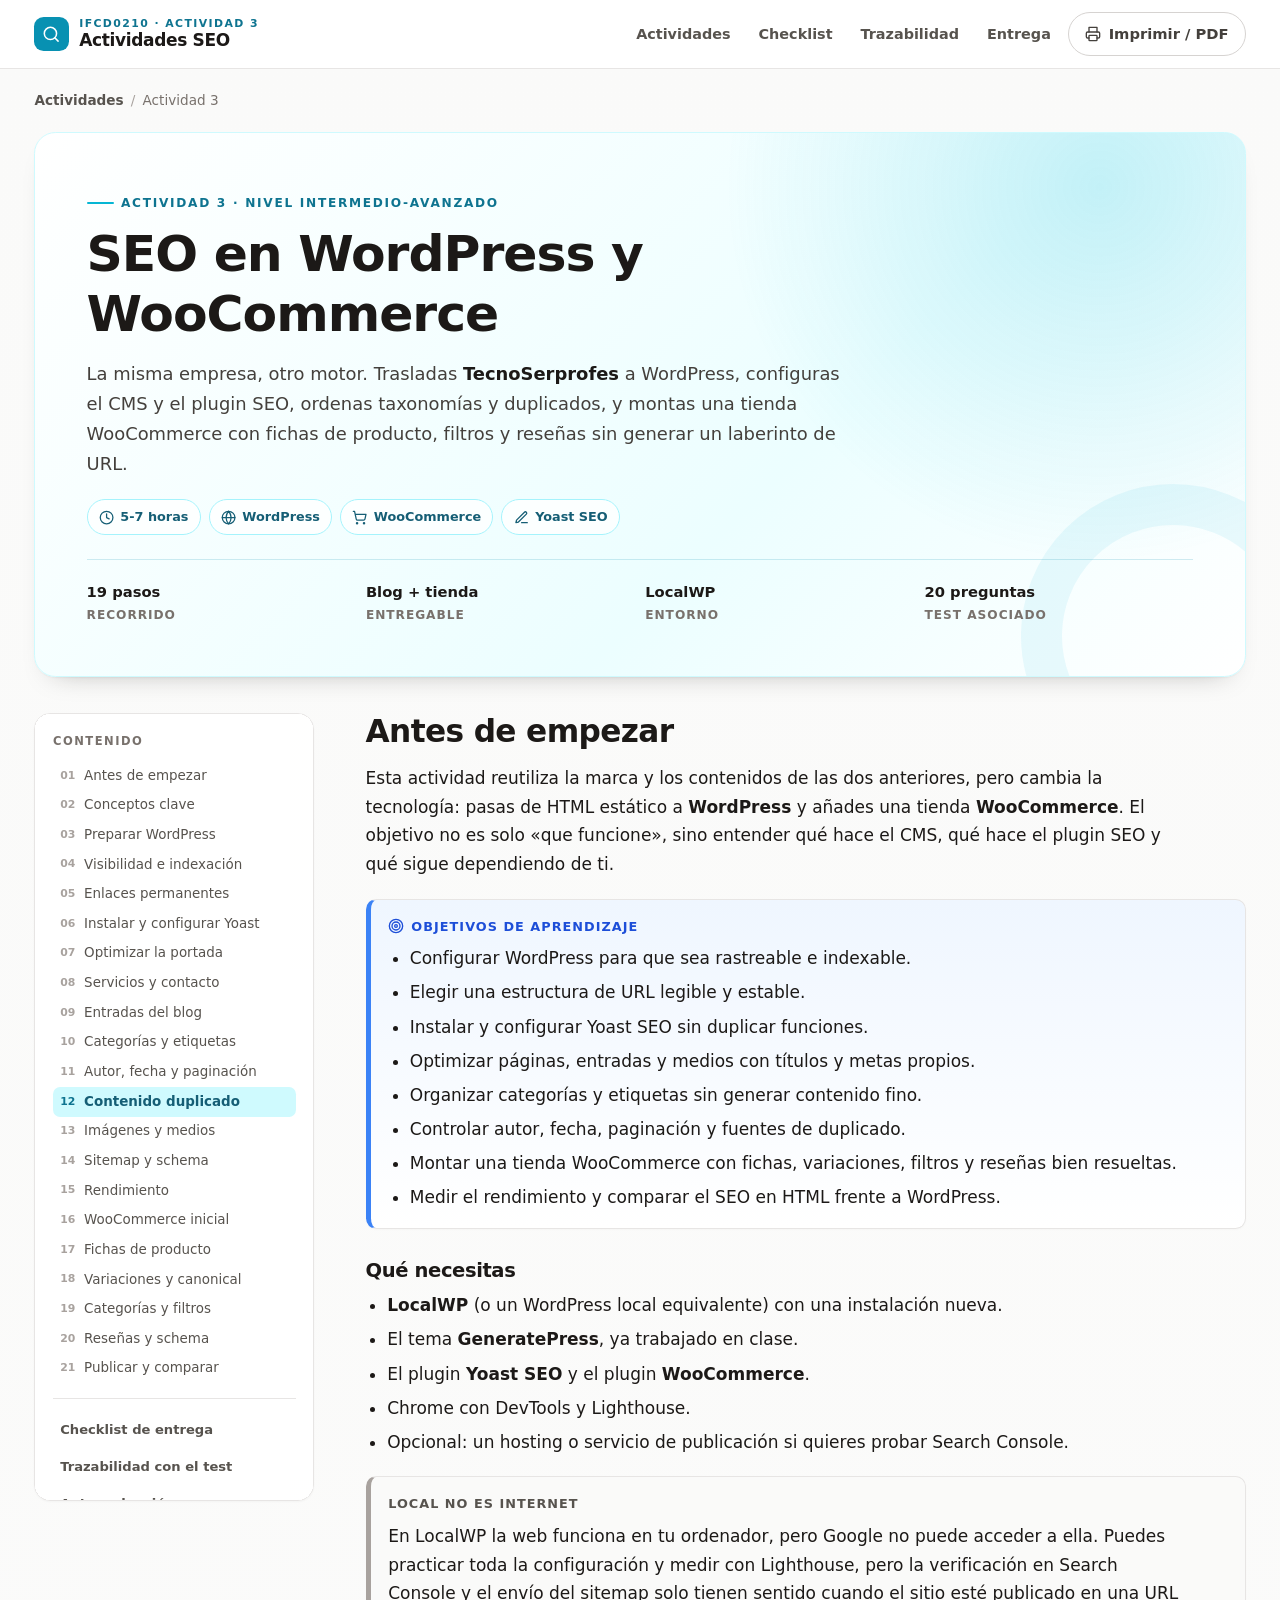
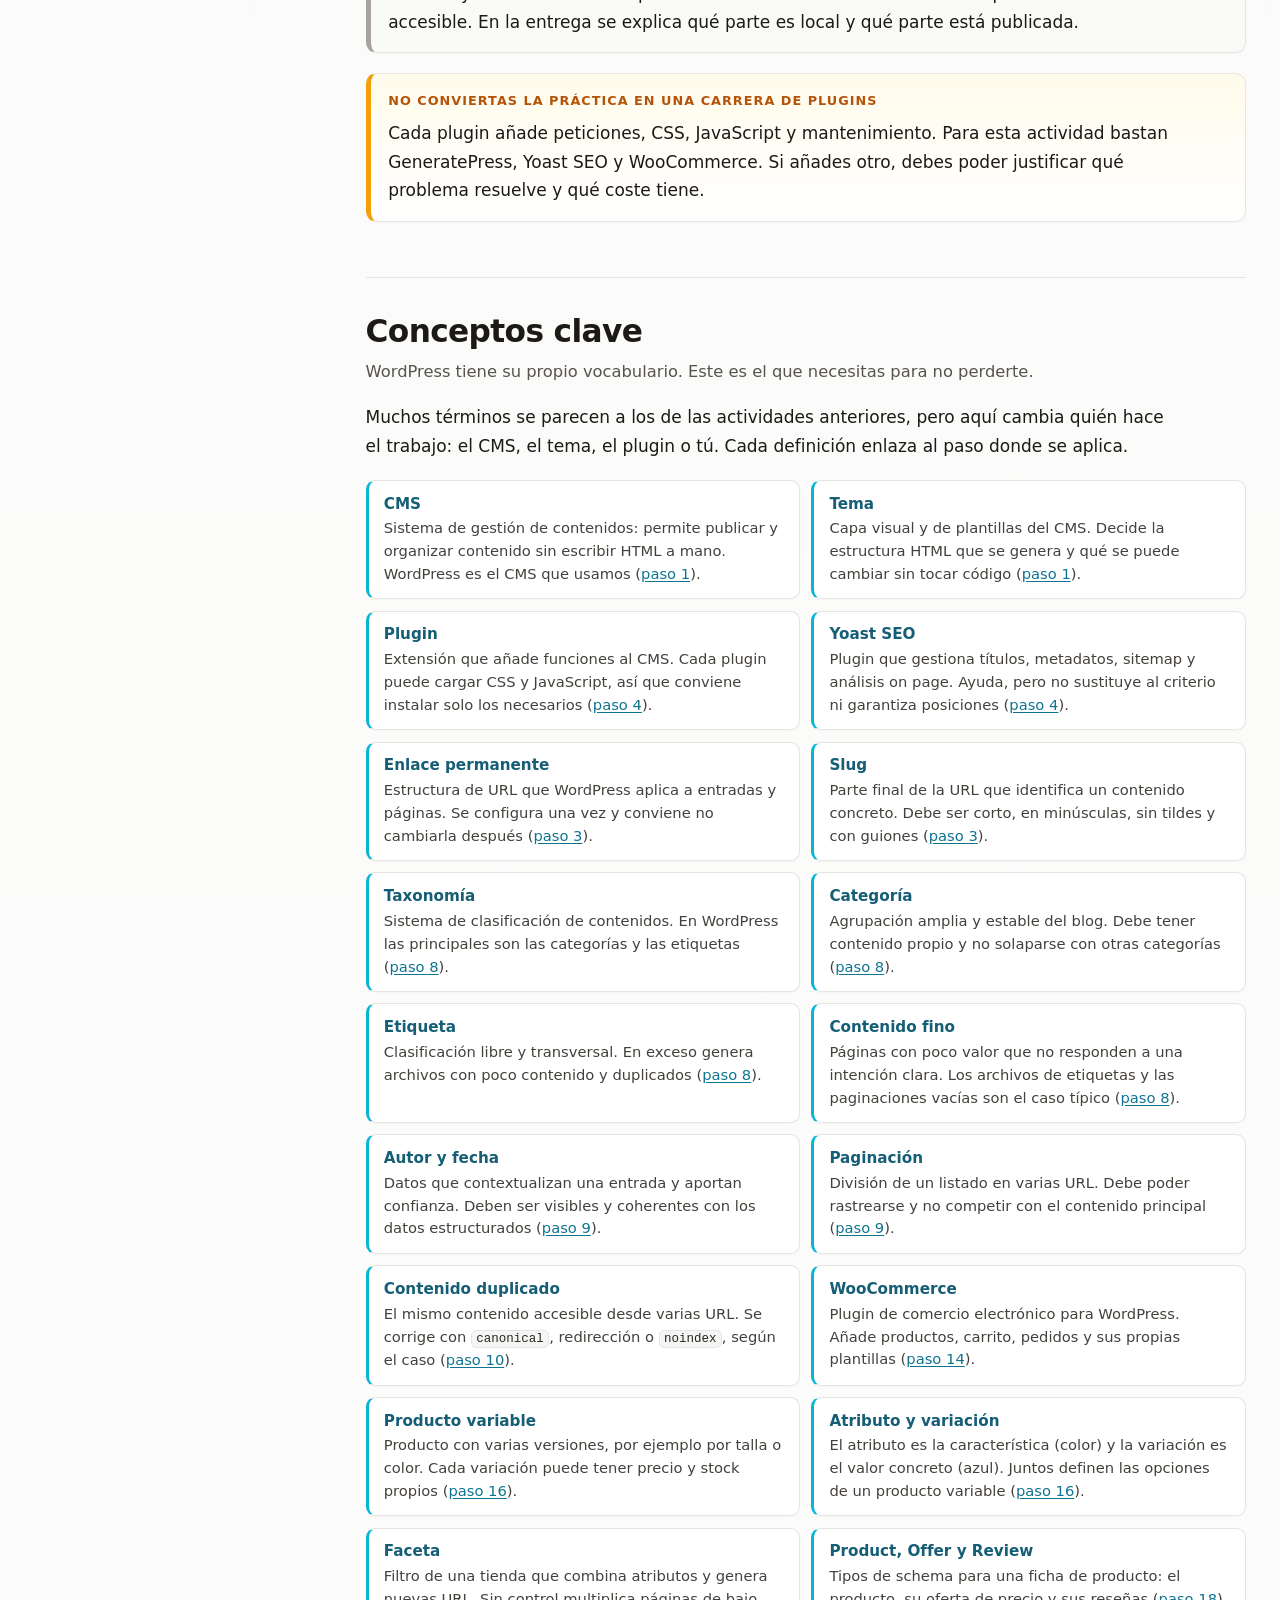
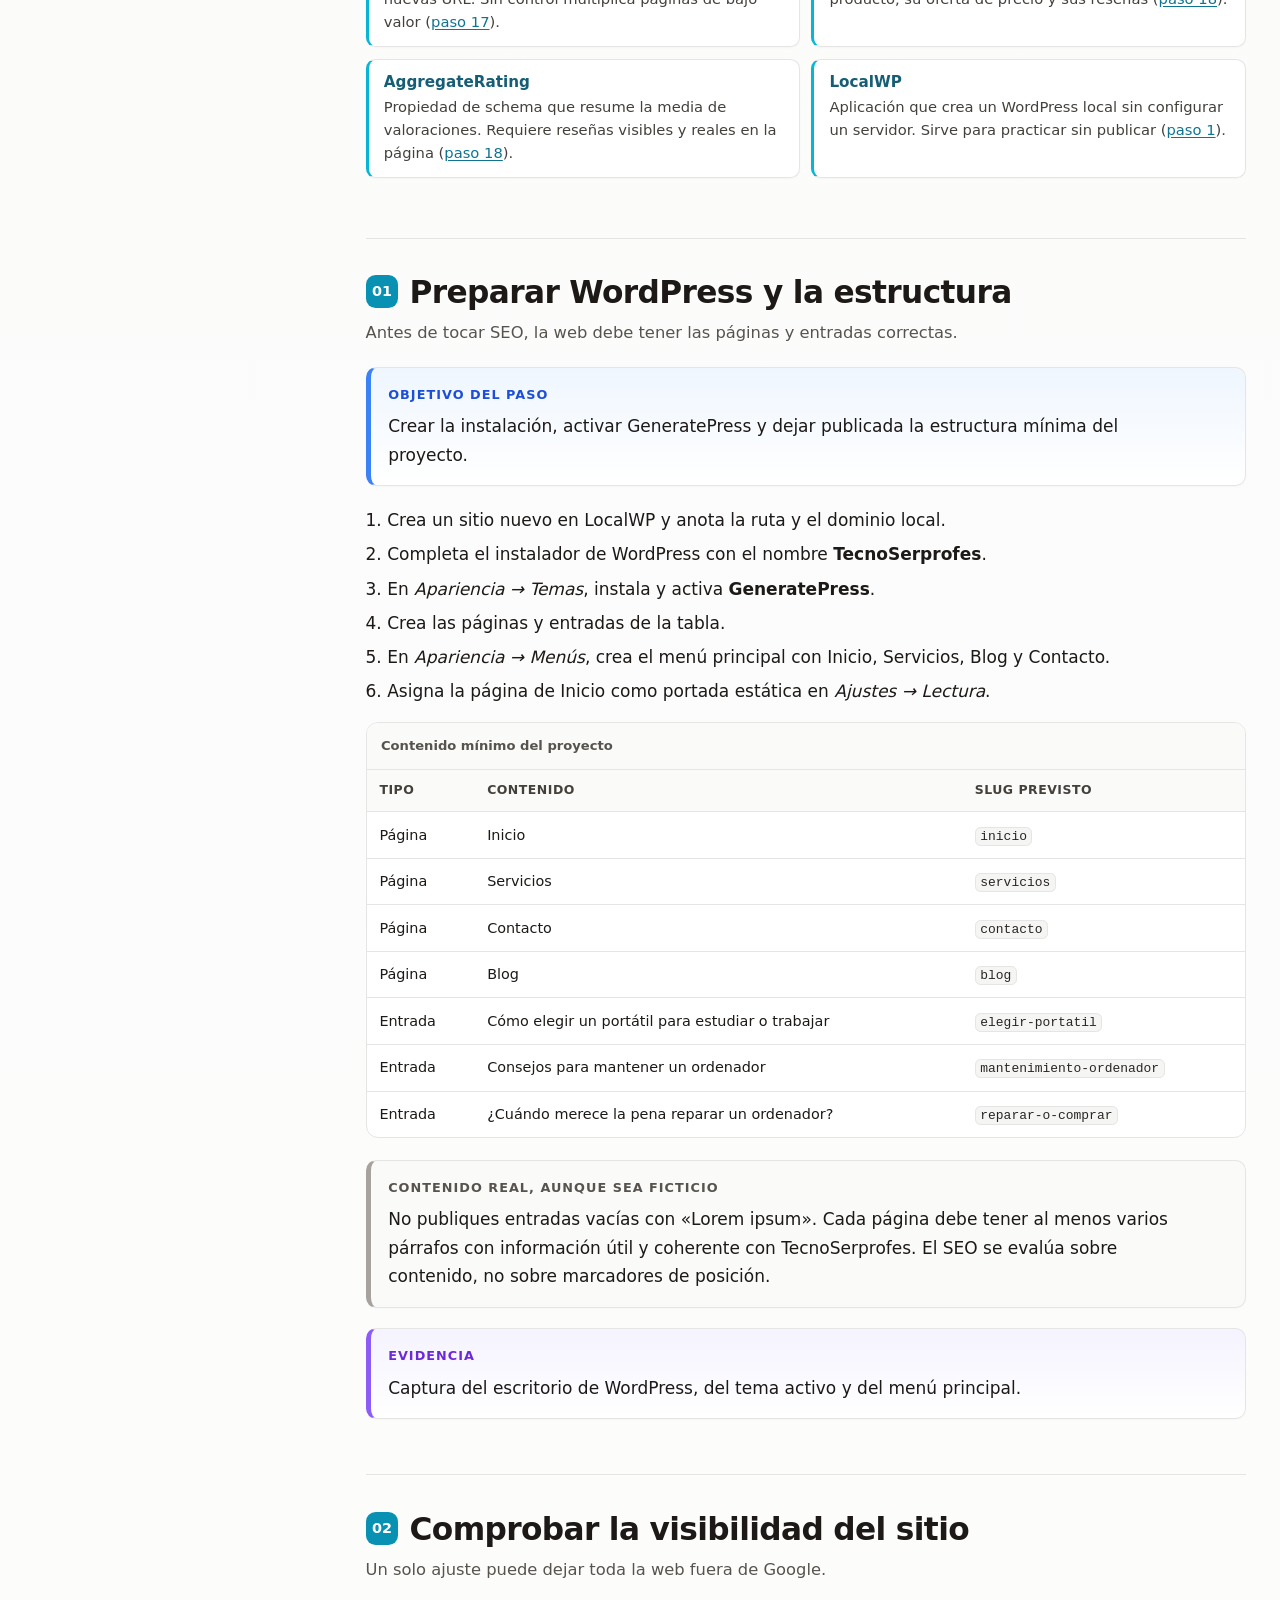
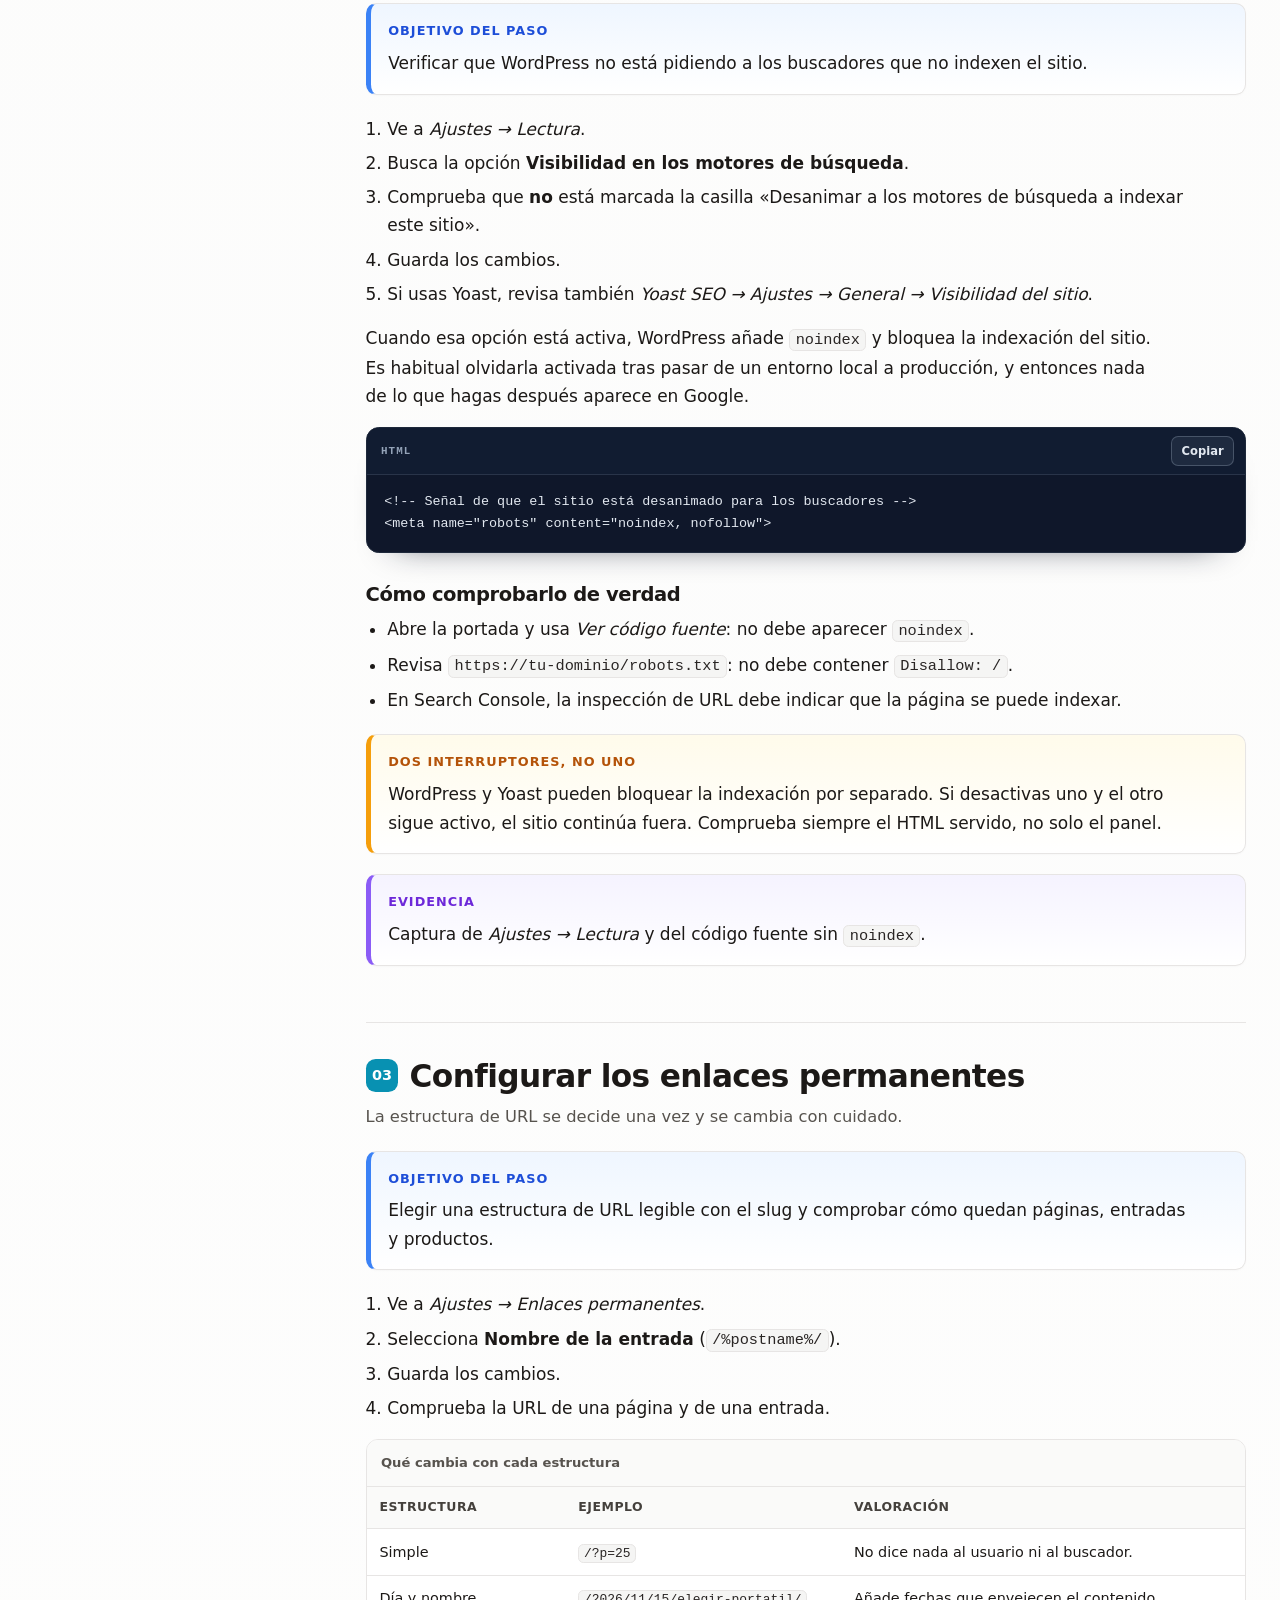
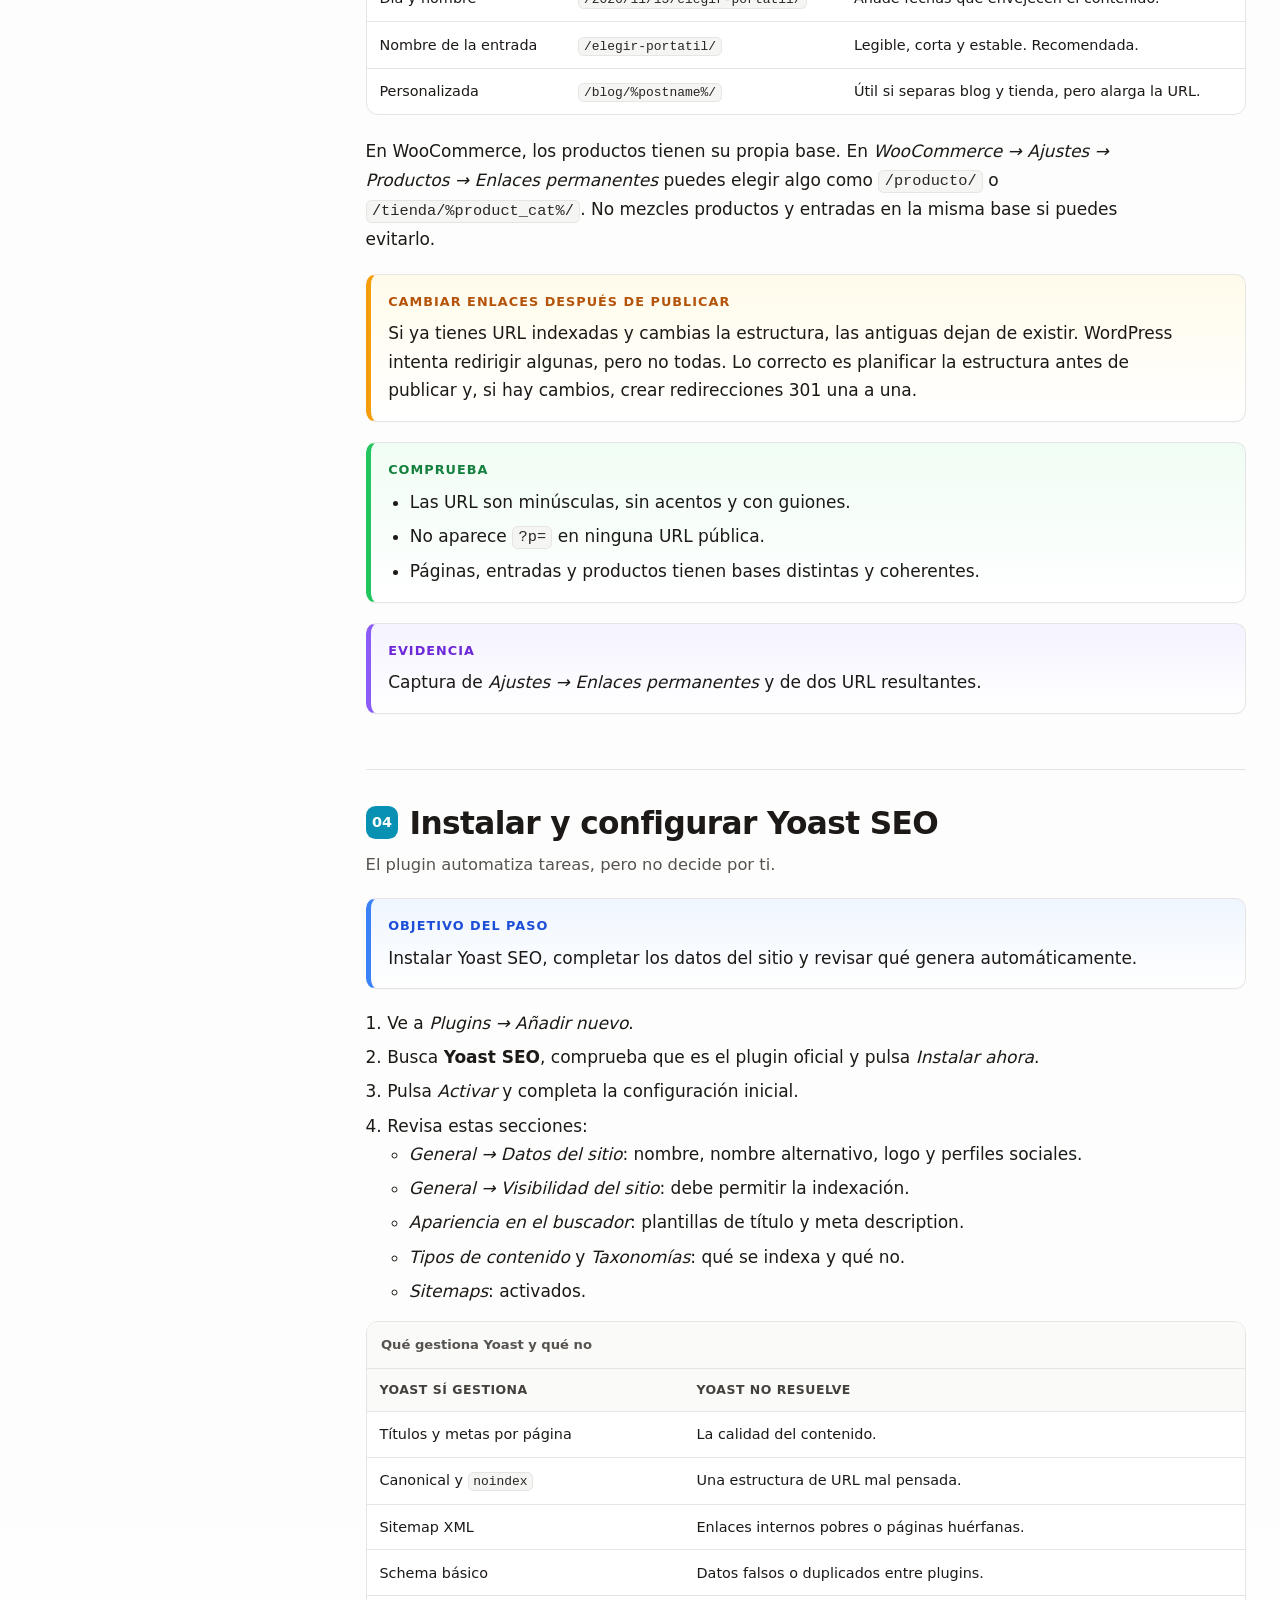
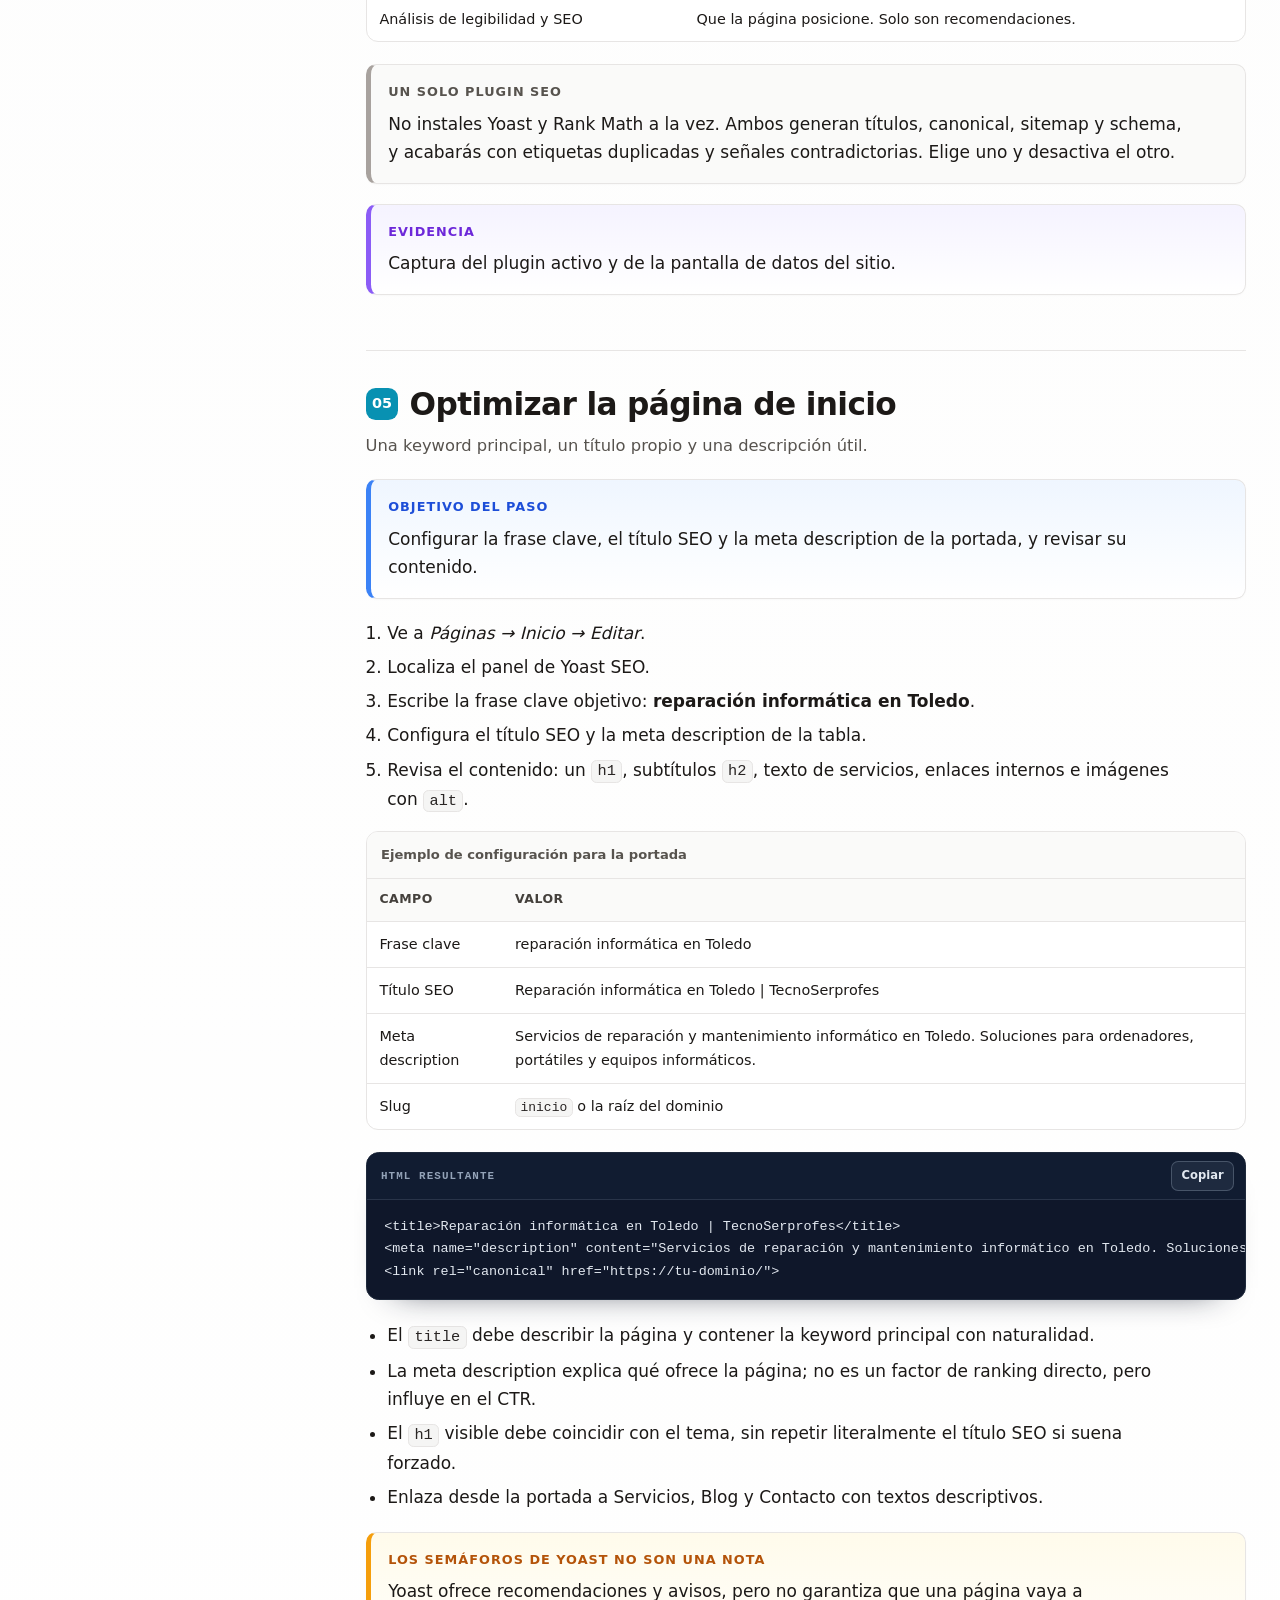
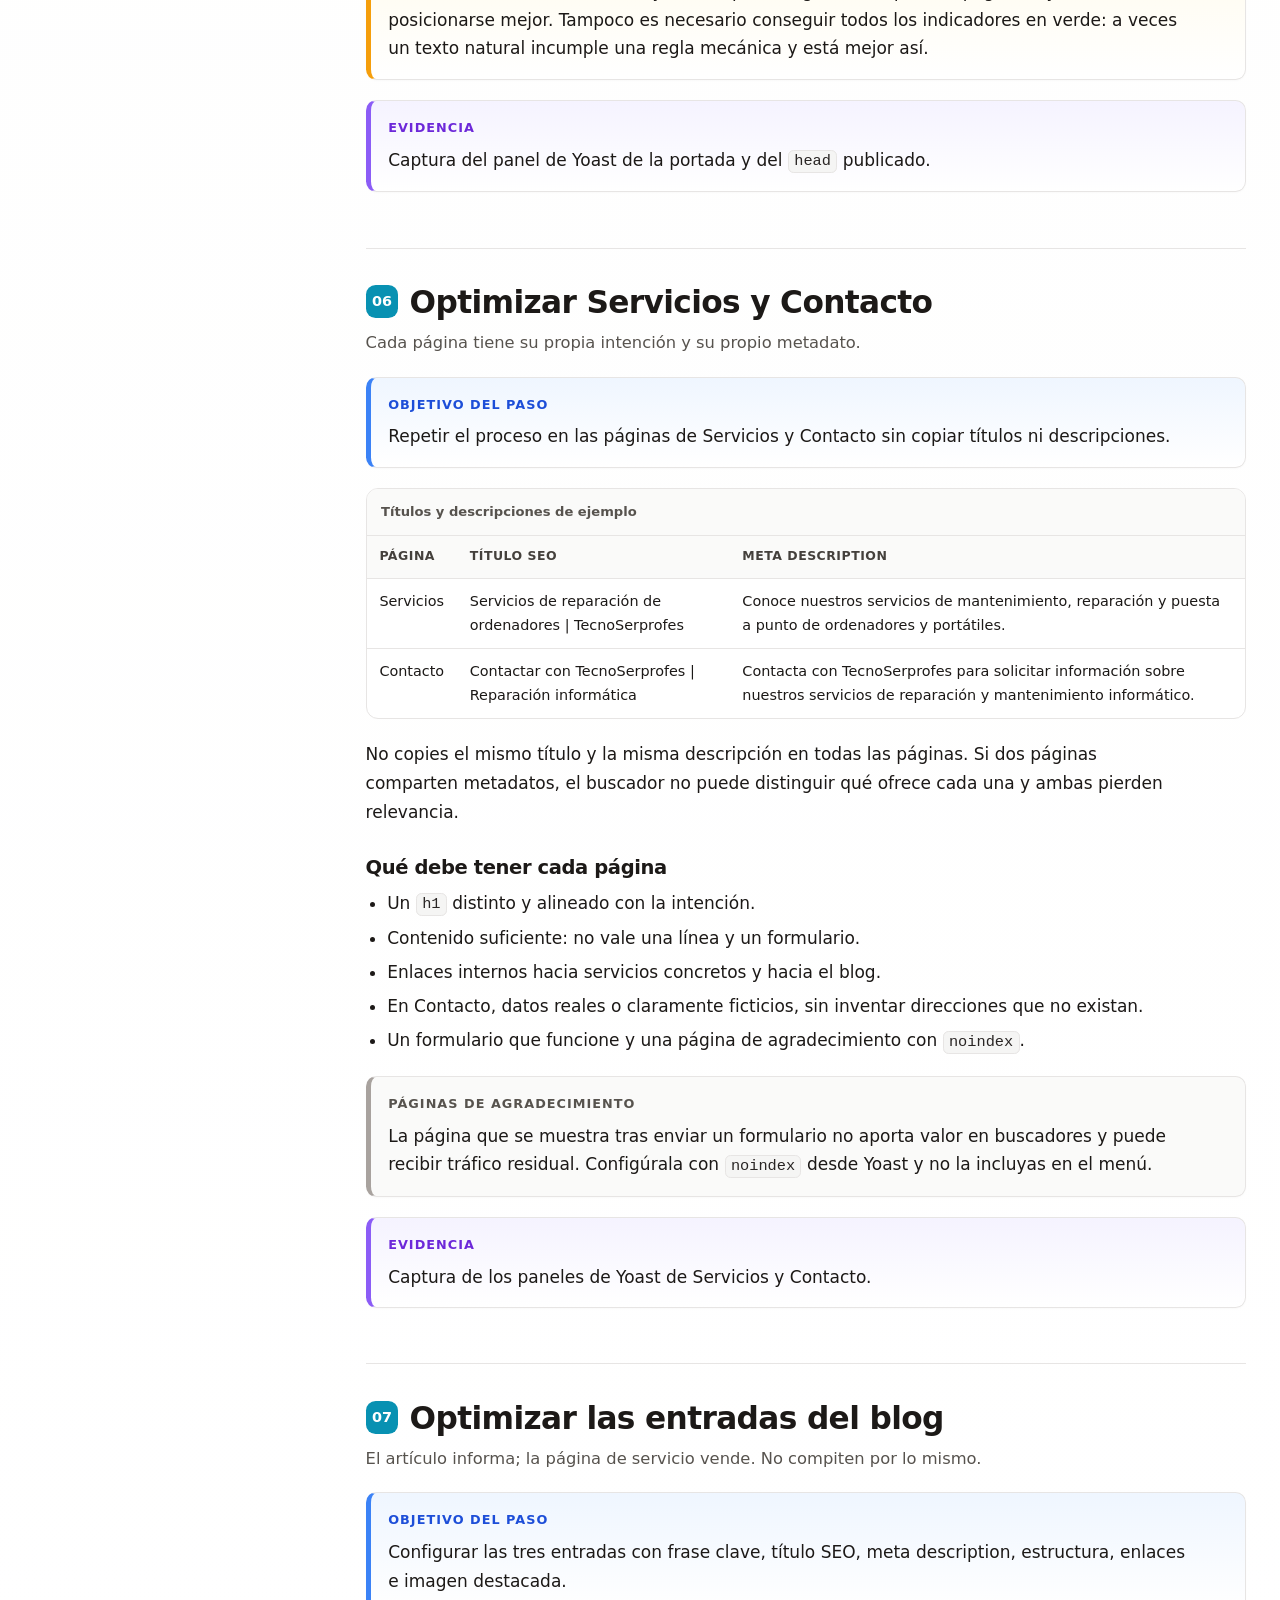
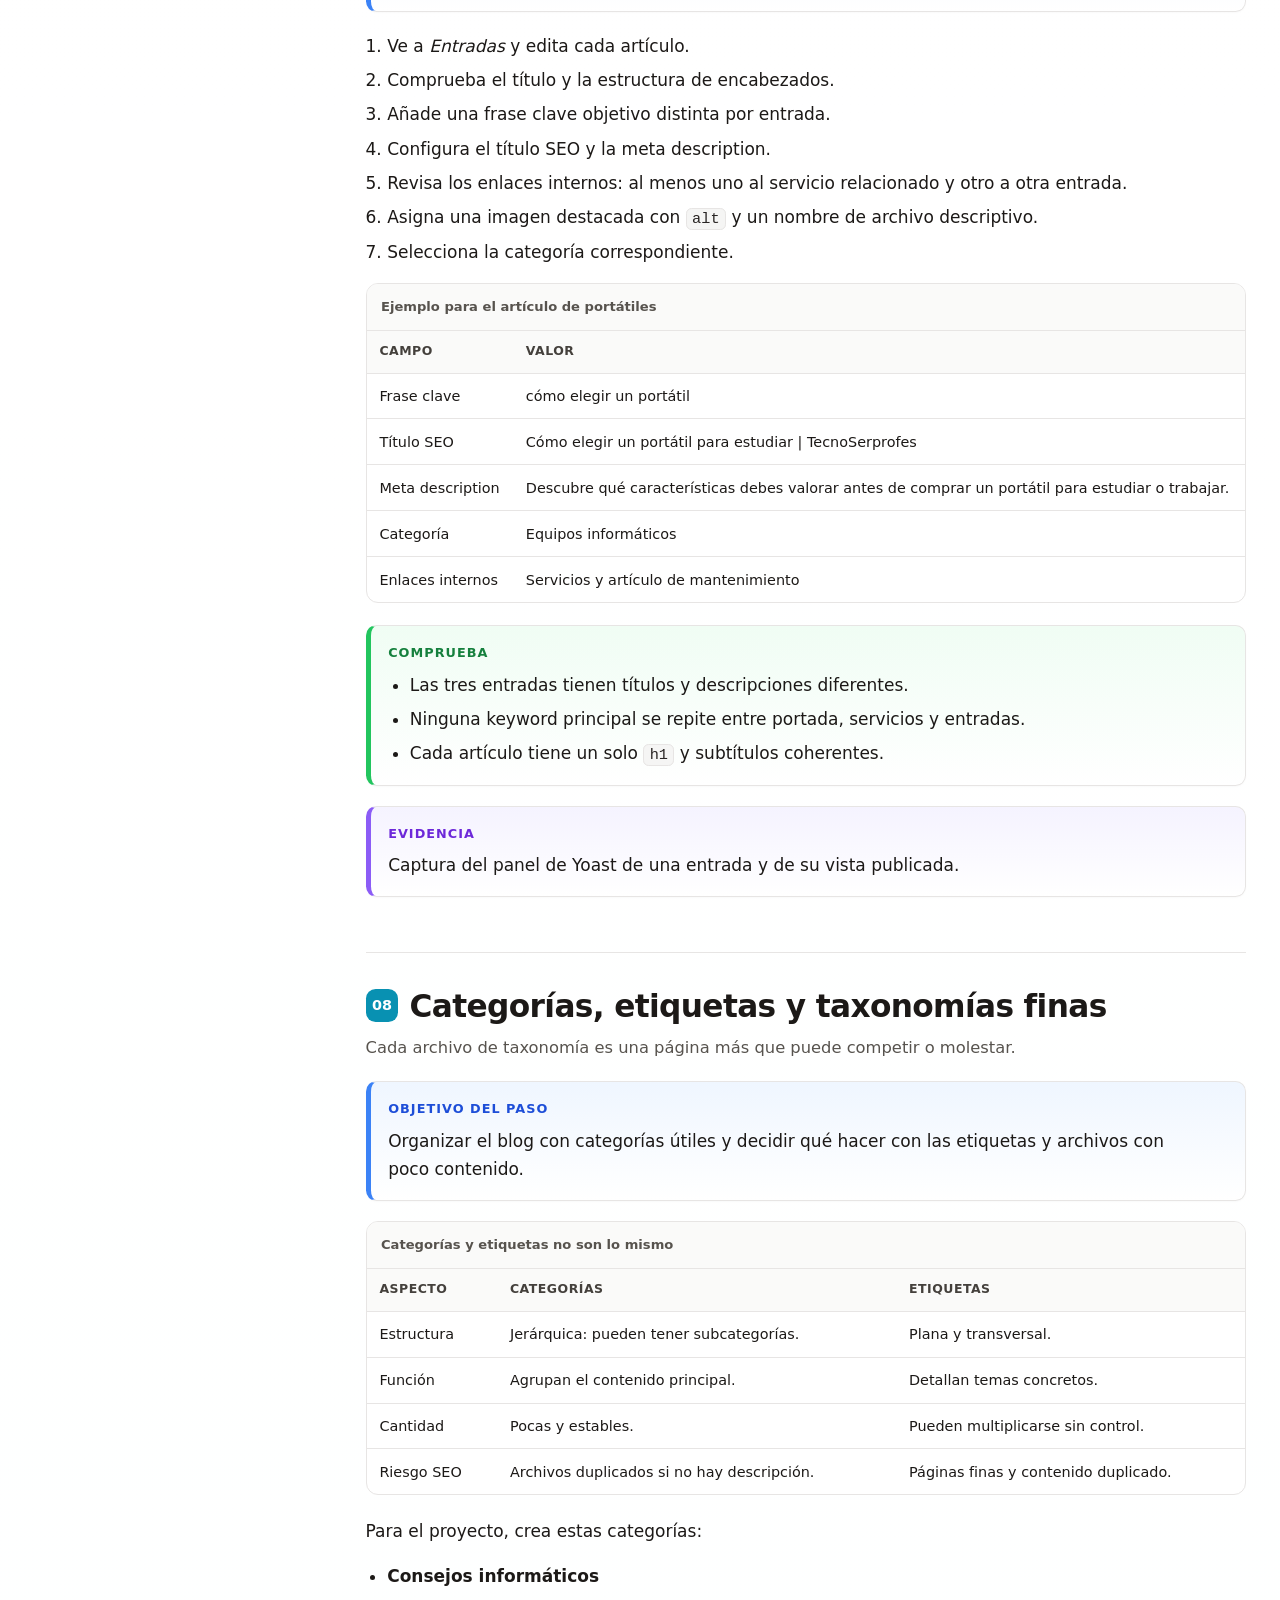
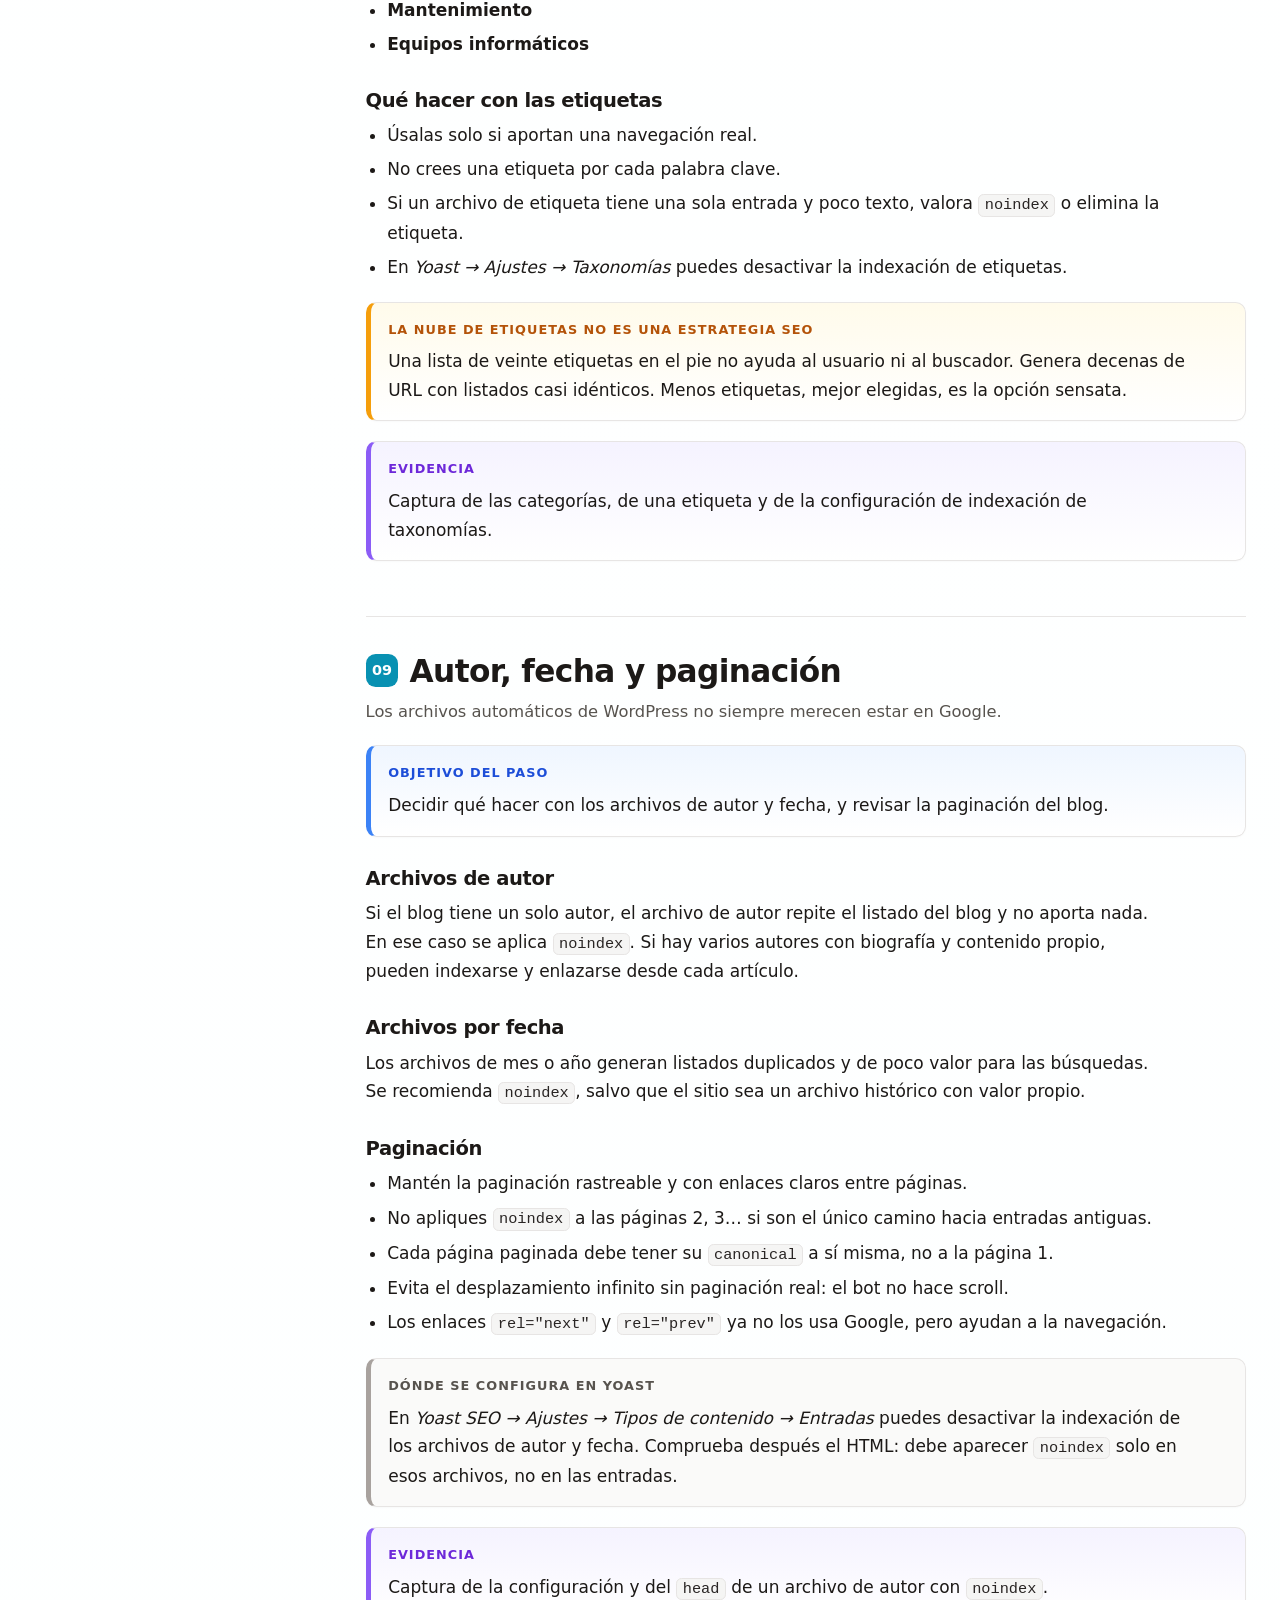
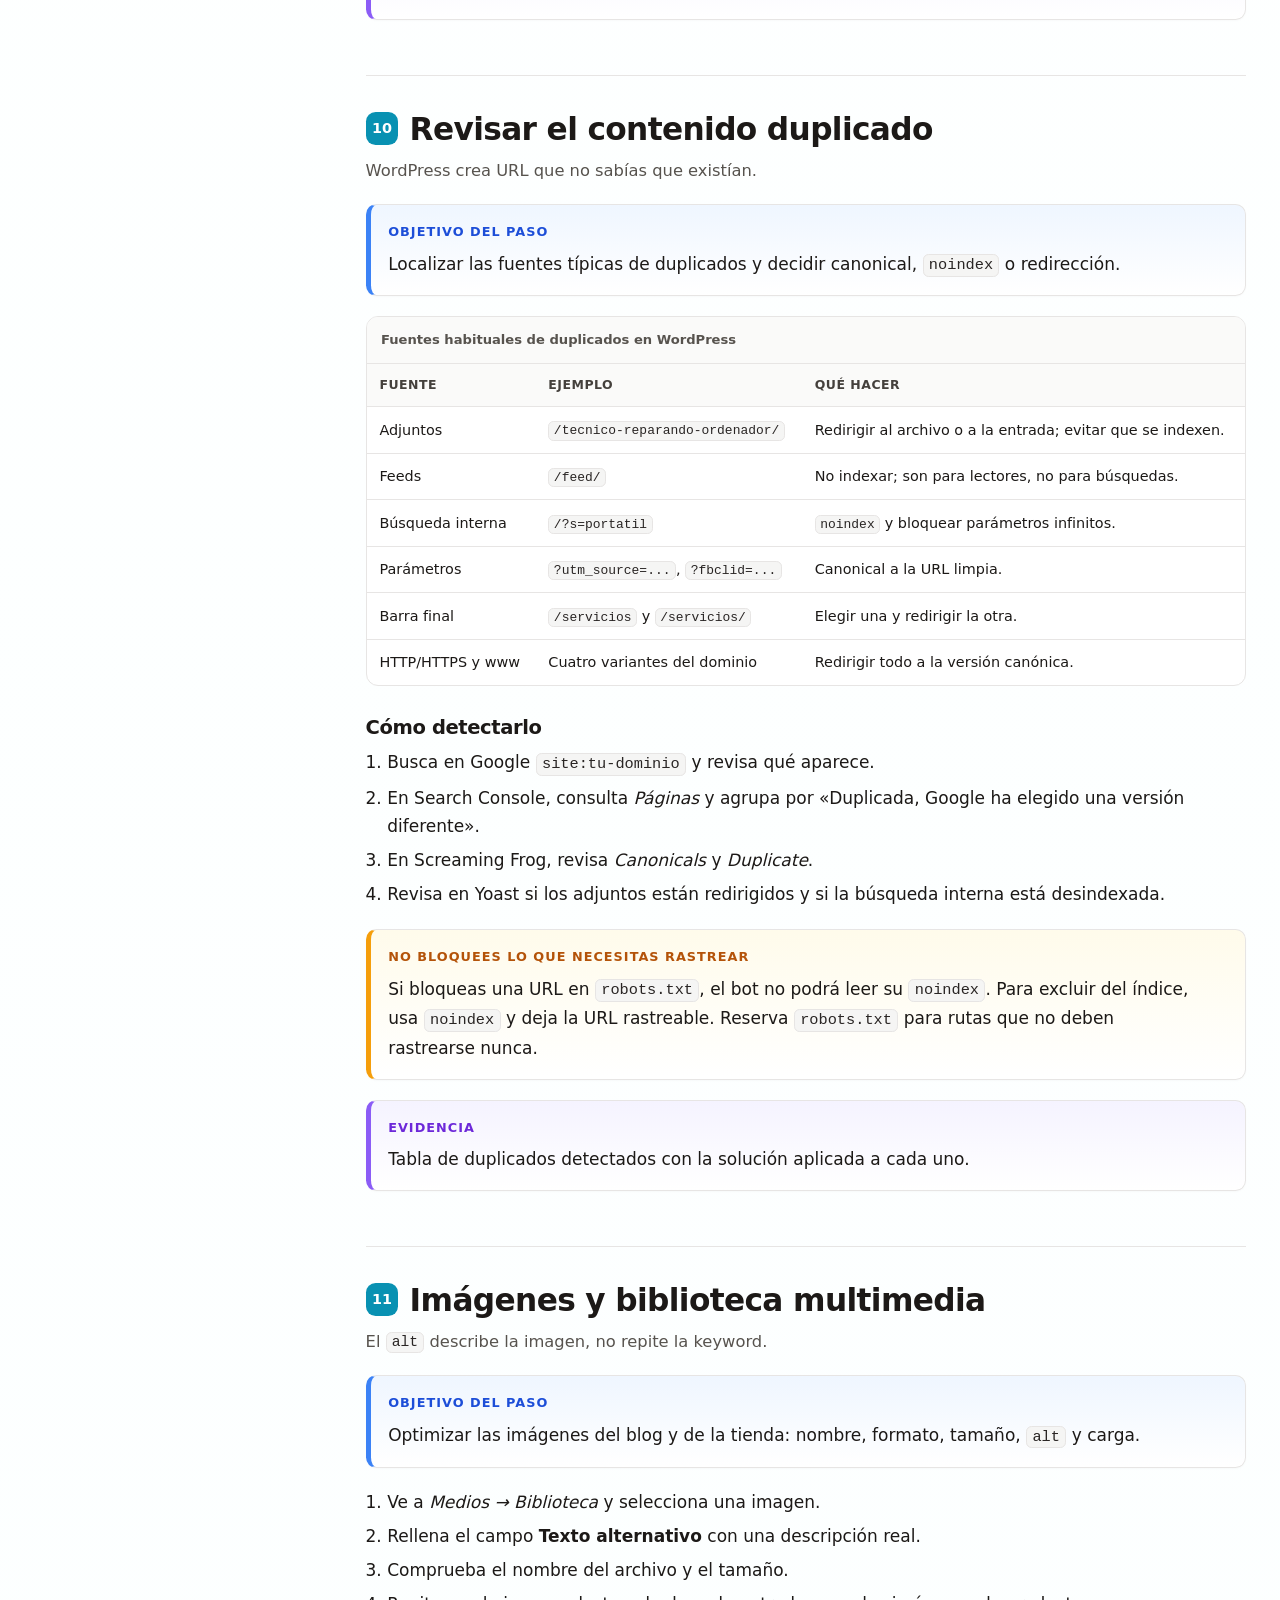
<file: actividad-3-wordpress-woocommerce/index.html>
<!DOCTYPE html>
<html lang="es">
<head>
  <meta charset="UTF-8">
  <meta name="viewport" content="width=device-width, initial-scale=1.0">
  <title>Actividad 3 · SEO en WordPress y WooCommerce | IFCD0210</title>
  <meta name="description" content="Actividad guiada de SEO en WordPress y WooCommerce sobre el proyecto TecnoSerprofes: visibilidad, enlaces permanentes, Yoast, taxonomías, duplicados, fichas de producto, filtros, reseñas y rendimiento.">
  <meta name="theme-color" content="#0891b2">
  <link rel="stylesheet" href="../assets/estilos.css">
</head>
<body>
  <a class="saltar" href="#contenido">Saltar al contenido</a>

  <header class="barra-superior">
    <div class="contenedor barra-inner">
      <a class="marca" href="../index.html">
        <span class="marca-logo" aria-hidden="true">
          <svg viewBox="0 0 24 24" fill="none" stroke="currentColor" stroke-width="2" stroke-linecap="round" stroke-linejoin="round">
            <circle cx="11" cy="11" r="8"></circle>
            <path d="m21 21-4.3-4.3"></path>
          </svg>
        </span>
        <span class="marca-texto">
          <small>IFCD0210 · Actividad 3</small>
          Actividades SEO
        </span>
      </a>

      <nav class="nav-superior" aria-label="Navegación de la actividad">
        <a href="../index.html">Actividades</a>
        <a href="#checklist">Checklist</a>
        <a href="#trazabilidad">Trazabilidad</a>
        <a href="#entrega">Entrega</a>
        <button class="boton boton-suave" type="button" data-imprimir>
          <svg viewBox="0 0 24 24" fill="none" stroke="currentColor" stroke-width="2" stroke-linecap="round" stroke-linejoin="round" aria-hidden="true">
            <path d="M6 9V2h12v7"></path><path d="M6 18H4a2 2 0 0 1-2-2v-5a2 2 0 0 1 2-2h16a2 2 0 0 1 2 2v5a2 2 0 0 1-2 2h-2"></path><rect x="6" y="14" width="12" height="8" rx="1"></rect>
          </svg>
          Imprimir / PDF
        </button>
      </nav>
    </div>
  </header>

  <main id="contenido">
    <div class="contenedor">
      <nav class="migas" aria-label="Migas de pan">
        <a href="../index.html">Actividades</a>
        <span aria-hidden="true">/</span>
        <span>Actividad 3</span>
      </nav>

      <section class="hero">
        <p class="ceja">Actividad 3 · Nivel intermedio-avanzado</p>
        <h1>SEO en WordPress y WooCommerce</h1>
        <p class="intro">
          La misma empresa, otro motor. Trasladas <strong>TecnoSerprofes</strong> a WordPress, configuras el CMS y el
          plugin SEO, ordenas taxonomías y duplicados, y montas una tienda WooCommerce con fichas de producto, filtros
          y reseñas sin generar un laberinto de URL.
        </p>

        <ul class="chips">
          <li>
            <svg viewBox="0 0 24 24" fill="none" stroke="currentColor" stroke-width="2" stroke-linecap="round" stroke-linejoin="round" aria-hidden="true">
              <circle cx="12" cy="12" r="10"></circle><path d="M12 6v6l4 2"></path>
            </svg>
            5-7 horas
          </li>
          <li>
            <svg viewBox="0 0 24 24" fill="none" stroke="currentColor" stroke-width="2" stroke-linecap="round" stroke-linejoin="round" aria-hidden="true">
              <circle cx="12" cy="12" r="10"></circle><path d="M2 12h20"></path><path d="M12 2a15.3 15.3 0 0 1 4 10 15.3 15.3 0 0 1-4 10 15.3 15.3 0 0 1-4-10 15.3 15.3 0 0 1 4-10z"></path>
            </svg>
            WordPress
          </li>
          <li>
            <svg viewBox="0 0 24 24" fill="none" stroke="currentColor" stroke-width="2" stroke-linecap="round" stroke-linejoin="round" aria-hidden="true">
              <circle cx="8" cy="21" r="1"></circle><circle cx="19" cy="21" r="1"></circle><path d="M2.05 2.05h2l2.66 12.42a2 2 0 0 0 2 1.58h9.78a2 2 0 0 0 1.95-1.57l1.65-7.43H5.12"></path>
            </svg>
            WooCommerce
          </li>
          <li>
            <svg viewBox="0 0 24 24" fill="none" stroke="currentColor" stroke-width="2" stroke-linecap="round" stroke-linejoin="round" aria-hidden="true">
              <path d="M12 20h9"></path><path d="M16.5 3.5a2.1 2.1 0 0 1 3 3L7 19l-4 1 1-4Z"></path>
            </svg>
            Yoast SEO
          </li>
        </ul>

        <div class="hero-datos">
          <div class="dato">
            <strong>19 pasos</strong>
            <span>Recorrido</span>
          </div>
          <div class="dato">
            <strong>Blog + tienda</strong>
            <span>Entregable</span>
          </div>
          <div class="dato">
            <strong>LocalWP</strong>
            <span>Entorno</span>
          </div>
          <div class="dato">
            <strong>20 preguntas</strong>
            <span>Test asociado</span>
          </div>
        </div>
      </section>

      <div class="layout">
        <aside class="indice" aria-label="Índice de la actividad">
          <p class="indice-titulo">Contenido</p>
          <ol>
            <li><a href="#antes">Antes de empezar</a></li>
            <li><a href="#conceptos">Conceptos clave</a></li>
            <li><a href="#paso-1">Preparar WordPress</a></li>
            <li><a href="#paso-2">Visibilidad e indexación</a></li>
            <li><a href="#paso-3">Enlaces permanentes</a></li>
            <li><a href="#paso-4">Instalar y configurar Yoast</a></li>
            <li><a href="#paso-5">Optimizar la portada</a></li>
            <li><a href="#paso-6">Servicios y contacto</a></li>
            <li><a href="#paso-7">Entradas del blog</a></li>
            <li><a href="#paso-8">Categorías y etiquetas</a></li>
            <li><a href="#paso-9">Autor, fecha y paginación</a></li>
            <li><a href="#paso-10">Contenido duplicado</a></li>
            <li><a href="#paso-11">Imágenes y medios</a></li>
            <li><a href="#paso-12">Sitemap y schema</a></li>
            <li><a href="#paso-13">Rendimiento</a></li>
            <li><a href="#paso-14">WooCommerce inicial</a></li>
            <li><a href="#paso-15">Fichas de producto</a></li>
            <li><a href="#paso-16">Variaciones y canonical</a></li>
            <li><a href="#paso-17">Categorías y filtros</a></li>
            <li><a href="#paso-18">Reseñas y schema</a></li>
            <li><a href="#paso-19">Publicar y comparar</a></li>
          </ol>
          <div class="indice-extra">
            <a href="#checklist">Checklist de entrega</a>
            <a href="#trazabilidad">Trazabilidad con el test</a>
            <a href="#autoevaluacion">Autoevaluación</a>
            <a href="#entrega">Rúbrica</a>
          </div>
        </aside>

        <div class="contenido">
          <section id="antes">
            <h2>Antes de empezar</h2>
            <p>
              Esta actividad reutiliza la marca y los contenidos de las dos anteriores, pero cambia la tecnología:
              pasas de HTML estático a <strong>WordPress</strong> y añades una tienda <strong>WooCommerce</strong>. El
              objetivo no es solo «que funcione», sino entender qué hace el CMS, qué hace el plugin SEO y qué sigue
              dependiendo de ti.
            </p>

            <div class="caja caja-objetivo">
              <p class="caja-titulo">
                <svg viewBox="0 0 24 24" fill="none" stroke="currentColor" stroke-width="2" stroke-linecap="round" stroke-linejoin="round" aria-hidden="true">
                  <circle cx="12" cy="12" r="10"></circle><circle cx="12" cy="12" r="6"></circle><circle cx="12" cy="12" r="2"></circle>
                </svg>
                Objetivos de aprendizaje
              </p>
              <ul>
                <li>Configurar WordPress para que sea rastreable e indexable.</li>
                <li>Elegir una estructura de URL legible y estable.</li>
                <li>Instalar y configurar Yoast SEO sin duplicar funciones.</li>
                <li>Optimizar páginas, entradas y medios con títulos y metas propios.</li>
                <li>Organizar categorías y etiquetas sin generar contenido fino.</li>
                <li>Controlar autor, fecha, paginación y fuentes de duplicado.</li>
                <li>Montar una tienda WooCommerce con fichas, variaciones, filtros y reseñas bien resueltas.</li>
                <li>Medir el rendimiento y comparar el SEO en HTML frente a WordPress.</li>
              </ul>
            </div>

            <h3>Qué necesitas</h3>
            <ul>
              <li><strong>LocalWP</strong> (o un WordPress local equivalente) con una instalación nueva.</li>
              <li>El tema <strong>GeneratePress</strong>, ya trabajado en clase.</li>
              <li>El plugin <strong>Yoast SEO</strong> y el plugin <strong>WooCommerce</strong>.</li>
              <li>Chrome con DevTools y Lighthouse.</li>
              <li>Opcional: un hosting o servicio de publicación si quieres probar Search Console.</li>
            </ul>

            <div class="caja caja-nota">
              <p class="caja-titulo">Local no es Internet</p>
              <p>
                En LocalWP la web funciona en tu ordenador, pero Google no puede acceder a ella. Puedes practicar toda
                la configuración y medir con Lighthouse, pero la verificación en Search Console y el envío del sitemap
                solo tienen sentido cuando el sitio esté publicado en una URL accesible. En la entrega se explica qué
                parte es local y qué parte está publicada.
              </p>
            </div>

            <div class="caja caja-cuidado">
              <p class="caja-titulo">No conviertas la práctica en una carrera de plugins</p>
              <p>
                Cada plugin añade peticiones, CSS, JavaScript y mantenimiento. Para esta actividad bastan GeneratePress,
                Yoast SEO y WooCommerce. Si añades otro, debes poder justificar qué problema resuelve y qué coste tiene.
              </p>
            </div>
          </section>

          <section id="conceptos">
            <h2>Conceptos clave</h2>
            <p class="subtitulo">WordPress tiene su propio vocabulario. Este es el que necesitas para no perderte.</p>
            <p>
              Muchos términos se parecen a los de las actividades anteriores, pero aquí cambia quién hace el trabajo:
              el CMS, el tema, el plugin o tú. Cada definición enlaza al paso donde se aplica.
            </p>

            <dl class="glosario">
              <div class="glosario-item">
                <dt>CMS</dt>
                <dd>Sistema de gestión de contenidos: permite publicar y organizar contenido sin escribir HTML a mano. WordPress es el CMS que usamos (<a href="#paso-1">paso 1</a>).</dd>
              </div>
              <div class="glosario-item">
                <dt>Tema</dt>
                <dd>Capa visual y de plantillas del CMS. Decide la estructura HTML que se genera y qué se puede cambiar sin tocar código (<a href="#paso-1">paso 1</a>).</dd>
              </div>
              <div class="glosario-item">
                <dt>Plugin</dt>
                <dd>Extensión que añade funciones al CMS. Cada plugin puede cargar CSS y JavaScript, así que conviene instalar solo los necesarios (<a href="#paso-4">paso 4</a>).</dd>
              </div>
              <div class="glosario-item">
                <dt>Yoast SEO</dt>
                <dd>Plugin que gestiona títulos, metadatos, sitemap y análisis on page. Ayuda, pero no sustituye al criterio ni garantiza posiciones (<a href="#paso-4">paso 4</a>).</dd>
              </div>
              <div class="glosario-item">
                <dt>Enlace permanente</dt>
                <dd>Estructura de URL que WordPress aplica a entradas y páginas. Se configura una vez y conviene no cambiarla después (<a href="#paso-3">paso 3</a>).</dd>
              </div>
              <div class="glosario-item">
                <dt>Slug</dt>
                <dd>Parte final de la URL que identifica un contenido concreto. Debe ser corto, en minúsculas, sin tildes y con guiones (<a href="#paso-3">paso 3</a>).</dd>
              </div>
              <div class="glosario-item">
                <dt>Taxonomía</dt>
                <dd>Sistema de clasificación de contenidos. En WordPress las principales son las categorías y las etiquetas (<a href="#paso-8">paso 8</a>).</dd>
              </div>
              <div class="glosario-item">
                <dt>Categoría</dt>
                <dd>Agrupación amplia y estable del blog. Debe tener contenido propio y no solaparse con otras categorías (<a href="#paso-8">paso 8</a>).</dd>
              </div>
              <div class="glosario-item">
                <dt>Etiqueta</dt>
                <dd>Clasificación libre y transversal. En exceso genera archivos con poco contenido y duplicados (<a href="#paso-8">paso 8</a>).</dd>
              </div>
              <div class="glosario-item">
                <dt>Contenido fino</dt>
                <dd>Páginas con poco valor que no responden a una intención clara. Los archivos de etiquetas y las paginaciones vacías son el caso típico (<a href="#paso-8">paso 8</a>).</dd>
              </div>
              <div class="glosario-item">
                <dt>Autor y fecha</dt>
                <dd>Datos que contextualizan una entrada y aportan confianza. Deben ser visibles y coherentes con los datos estructurados (<a href="#paso-9">paso 9</a>).</dd>
              </div>
              <div class="glosario-item">
                <dt>Paginación</dt>
                <dd>División de un listado en varias URL. Debe poder rastrearse y no competir con el contenido principal (<a href="#paso-9">paso 9</a>).</dd>
              </div>
              <div class="glosario-item">
                <dt>Contenido duplicado</dt>
                <dd>El mismo contenido accesible desde varias URL. Se corrige con <code>canonical</code>, redirección o <code>noindex</code>, según el caso (<a href="#paso-10">paso 10</a>).</dd>
              </div>
              <div class="glosario-item">
                <dt>WooCommerce</dt>
                <dd>Plugin de comercio electrónico para WordPress. Añade productos, carrito, pedidos y sus propias plantillas (<a href="#paso-14">paso 14</a>).</dd>
              </div>
              <div class="glosario-item">
                <dt>Producto variable</dt>
                <dd>Producto con varias versiones, por ejemplo por talla o color. Cada variación puede tener precio y stock propios (<a href="#paso-16">paso 16</a>).</dd>
              </div>
              <div class="glosario-item">
                <dt>Atributo y variación</dt>
                <dd>El atributo es la característica (color) y la variación es el valor concreto (azul). Juntos definen las opciones de un producto variable (<a href="#paso-16">paso 16</a>).</dd>
              </div>
              <div class="glosario-item">
                <dt>Faceta</dt>
                <dd>Filtro de una tienda que combina atributos y genera nuevas URL. Sin control multiplica páginas de bajo valor (<a href="#paso-17">paso 17</a>).</dd>
              </div>
              <div class="glosario-item">
                <dt>Product, Offer y Review</dt>
                <dd>Tipos de schema para una ficha de producto: el producto, su oferta de precio y sus reseñas (<a href="#paso-18">paso 18</a>).</dd>
              </div>
              <div class="glosario-item">
                <dt>AggregateRating</dt>
                <dd>Propiedad de schema que resume la media de valoraciones. Requiere reseñas visibles y reales en la página (<a href="#paso-18">paso 18</a>).</dd>
              </div>
              <div class="glosario-item">
                <dt>LocalWP</dt>
                <dd>Aplicación que crea un WordPress local sin configurar un servidor. Sirve para practicar sin publicar (<a href="#paso-1">paso 1</a>).</dd>
              </div>
            </dl>
          </section>

          <section class="paso" id="paso-1">
            <h2><span class="num">01</span> Preparar WordPress y la estructura</h2>
            <p class="subtitulo">Antes de tocar SEO, la web debe tener las páginas y entradas correctas.</p>

            <div class="caja caja-objetivo">
              <p class="caja-titulo">Objetivo del paso</p>
              <p>Crear la instalación, activar GeneratePress y dejar publicada la estructura mínima del proyecto.</p>
            </div>

            <ol>
              <li>Crea un sitio nuevo en LocalWP y anota la ruta y el dominio local.</li>
              <li>Completa el instalador de WordPress con el nombre <strong>TecnoSerprofes</strong>.</li>
              <li>En <em>Apariencia → Temas</em>, instala y activa <strong>GeneratePress</strong>.</li>
              <li>Crea las páginas y entradas de la tabla.</li>
              <li>En <em>Apariencia → Menús</em>, crea el menú principal con Inicio, Servicios, Blog y Contacto.</li>
              <li>Asigna la página de Inicio como portada estática en <em>Ajustes → Lectura</em>.</li>
            </ol>

            <div class="tabla">
              <table>
                <caption>Contenido mínimo del proyecto</caption>
                <thead>
                  <tr><th>Tipo</th><th>Contenido</th><th>Slug previsto</th></tr>
                </thead>
                <tbody>
                  <tr><td>Página</td><td>Inicio</td><td><code>inicio</code></td></tr>
                  <tr><td>Página</td><td>Servicios</td><td><code>servicios</code></td></tr>
                  <tr><td>Página</td><td>Contacto</td><td><code>contacto</code></td></tr>
                  <tr><td>Página</td><td>Blog</td><td><code>blog</code></td></tr>
                  <tr><td>Entrada</td><td>Cómo elegir un portátil para estudiar o trabajar</td><td><code>elegir-portatil</code></td></tr>
                  <tr><td>Entrada</td><td>Consejos para mantener un ordenador</td><td><code>mantenimiento-ordenador</code></td></tr>
                  <tr><td>Entrada</td><td>¿Cuándo merece la pena reparar un ordenador?</td><td><code>reparar-o-comprar</code></td></tr>
                </tbody>
              </table>
            </div>

            <div class="caja caja-nota">
              <p class="caja-titulo">Contenido real, aunque sea ficticio</p>
              <p>
                No publiques entradas vacías con «Lorem ipsum». Cada página debe tener al menos varios párrafos con
                información útil y coherente con TecnoSerprofes. El SEO se evalúa sobre contenido, no sobre marcadores
                de posición.
              </p>
            </div>

            <div class="caja caja-evidencia">
              <p class="caja-titulo">Evidencia</p>
              <p>Captura del escritorio de WordPress, del tema activo y del menú principal.</p>
            </div>
          </section>

          <section class="paso" id="paso-2">
            <h2><span class="num">02</span> Comprobar la visibilidad del sitio</h2>
            <p class="subtitulo">Un solo ajuste puede dejar toda la web fuera de Google.</p>

            <div class="caja caja-objetivo">
              <p class="caja-titulo">Objetivo del paso</p>
              <p>Verificar que WordPress no está pidiendo a los buscadores que no indexen el sitio.</p>
            </div>

            <ol>
              <li>Ve a <em>Ajustes → Lectura</em>.</li>
              <li>Busca la opción <strong>Visibilidad en los motores de búsqueda</strong>.</li>
              <li>Comprueba que <strong>no</strong> está marcada la casilla «Desanimar a los motores de búsqueda a indexar este sitio».</li>
              <li>Guarda los cambios.</li>
              <li>Si usas Yoast, revisa también <em>Yoast SEO → Ajustes → General → Visibilidad del sitio</em>.</li>
            </ol>

            <p>
              Cuando esa opción está activa, WordPress añade <code>noindex</code> y bloquea la indexación del sitio. Es
              habitual olvidarla activada tras pasar de un entorno local a producción, y entonces nada de lo que hagas
              después aparece en Google.
            </p>

            <div class="codigo" data-lenguaje="HTML">
<pre><code>&lt;!-- Señal de que el sitio está desanimado para los buscadores --&gt;
&lt;meta name="robots" content="noindex, nofollow"&gt;</code></pre>
            </div>

            <h3>Cómo comprobarlo de verdad</h3>
            <ul>
              <li>Abre la portada y usa <em>Ver código fuente</em>: no debe aparecer <code>noindex</code>.</li>
              <li>Revisa <code>https://tu-dominio/robots.txt</code>: no debe contener <code>Disallow: /</code>.</li>
              <li>En Search Console, la inspección de URL debe indicar que la página se puede indexar.</li>
            </ul>

            <div class="caja caja-cuidado">
              <p class="caja-titulo">Dos interruptores, no uno</p>
              <p>
                WordPress y Yoast pueden bloquear la indexación por separado. Si desactivas uno y el otro sigue activo,
                el sitio continúa fuera. Comprueba siempre el HTML servido, no solo el panel.
              </p>
            </div>

            <div class="caja caja-evidencia">
              <p class="caja-titulo">Evidencia</p>
              <p>Captura de <em>Ajustes → Lectura</em> y del código fuente sin <code>noindex</code>.</p>
            </div>
          </section>

          <section class="paso" id="paso-3">
            <h2><span class="num">03</span> Configurar los enlaces permanentes</h2>
            <p class="subtitulo">La estructura de URL se decide una vez y se cambia con cuidado.</p>

            <div class="caja caja-objetivo">
              <p class="caja-titulo">Objetivo del paso</p>
              <p>Elegir una estructura de URL legible con el slug y comprobar cómo quedan páginas, entradas y productos.</p>
            </div>

            <ol>
              <li>Ve a <em>Ajustes → Enlaces permanentes</em>.</li>
              <li>Selecciona <strong>Nombre de la entrada</strong> (<code>/%postname%/</code>).</li>
              <li>Guarda los cambios.</li>
              <li>Comprueba la URL de una página y de una entrada.</li>
            </ol>

            <div class="tabla">
              <table>
                <caption>Qué cambia con cada estructura</caption>
                <thead>
                  <tr><th>Estructura</th><th>Ejemplo</th><th>Valoración</th></tr>
                </thead>
                <tbody>
                  <tr><td>Simple</td><td><code>/?p=25</code></td><td>No dice nada al usuario ni al buscador.</td></tr>
                  <tr><td>Día y nombre</td><td><code>/2026/11/15/elegir-portatil/</code></td><td>Añade fechas que envejecen el contenido.</td></tr>
                  <tr><td>Nombre de la entrada</td><td><code>/elegir-portatil/</code></td><td>Legible, corta y estable. Recomendada.</td></tr>
                  <tr><td>Personalizada</td><td><code>/blog/%postname%/</code></td><td>Útil si separas blog y tienda, pero alarga la URL.</td></tr>
                </tbody>
              </table>
            </div>

            <p>
              En WooCommerce, los productos tienen su propia base. En <em>WooCommerce → Ajustes → Productos → Enlaces
              permanentes</em> puedes elegir algo como <code>/producto/</code> o <code>/tienda/%product_cat%/</code>. No
              mezcles productos y entradas en la misma base si puedes evitarlo.
            </p>

            <div class="caja caja-cuidado">
              <p class="caja-titulo">Cambiar enlaces después de publicar</p>
              <p>
                Si ya tienes URL indexadas y cambias la estructura, las antiguas dejan de existir. WordPress intenta
                redirigir algunas, pero no todas. Lo correcto es planificar la estructura antes de publicar y, si hay
                cambios, crear redirecciones 301 una a una.
              </p>
            </div>

            <div class="caja caja-comprueba">
              <p class="caja-titulo">Comprueba</p>
              <ul>
                <li>Las URL son minúsculas, sin acentos y con guiones.</li>
                <li>No aparece <code>?p=</code> en ninguna URL pública.</li>
                <li>Páginas, entradas y productos tienen bases distintas y coherentes.</li>
              </ul>
            </div>

            <div class="caja caja-evidencia">
              <p class="caja-titulo">Evidencia</p>
              <p>Captura de <em>Ajustes → Enlaces permanentes</em> y de dos URL resultantes.</p>
            </div>
          </section>

          <section class="paso" id="paso-4">
            <h2><span class="num">04</span> Instalar y configurar Yoast SEO</h2>
            <p class="subtitulo">El plugin automatiza tareas, pero no decide por ti.</p>

            <div class="caja caja-objetivo">
              <p class="caja-titulo">Objetivo del paso</p>
              <p>Instalar Yoast SEO, completar los datos del sitio y revisar qué genera automáticamente.</p>
            </div>

            <ol>
              <li>Ve a <em>Plugins → Añadir nuevo</em>.</li>
              <li>Busca <strong>Yoast SEO</strong>, comprueba que es el plugin oficial y pulsa <em>Instalar ahora</em>.</li>
              <li>Pulsa <em>Activar</em> y completa la configuración inicial.</li>
              <li>Revisa estas secciones:
                <ul>
                  <li><em>General → Datos del sitio</em>: nombre, nombre alternativo, logo y perfiles sociales.</li>
                  <li><em>General → Visibilidad del sitio</em>: debe permitir la indexación.</li>
                  <li><em>Apariencia en el buscador</em>: plantillas de título y meta description.</li>
                  <li><em>Tipos de contenido</em> y <em>Taxonomías</em>: qué se indexa y qué no.</li>
                  <li><em>Sitemaps</em>: activados.</li>
                </ul>
              </li>
            </ol>

            <div class="tabla">
              <table>
                <caption>Qué gestiona Yoast y qué no</caption>
                <thead>
                  <tr><th>Yoast sí gestiona</th><th>Yoast no resuelve</th></tr>
                </thead>
                <tbody>
                  <tr><td>Títulos y metas por página</td><td>La calidad del contenido.</td></tr>
                  <tr><td>Canonical y <code>noindex</code></td><td>Una estructura de URL mal pensada.</td></tr>
                  <tr><td>Sitemap XML</td><td>Enlaces internos pobres o páginas huérfanas.</td></tr>
                  <tr><td>Schema básico</td><td>Datos falsos o duplicados entre plugins.</td></tr>
                  <tr><td>Análisis de legibilidad y SEO</td><td>Que la página posicione. Solo son recomendaciones.</td></tr>
                </tbody>
              </table>
            </div>

            <div class="caja caja-nota">
              <p class="caja-titulo">Un solo plugin SEO</p>
              <p>
                No instales Yoast y Rank Math a la vez. Ambos generan títulos, canonical, sitemap y schema, y acabarás
                con etiquetas duplicadas y señales contradictorias. Elige uno y desactiva el otro.
              </p>
            </div>

            <div class="caja caja-evidencia">
              <p class="caja-titulo">Evidencia</p>
              <p>Captura del plugin activo y de la pantalla de datos del sitio.</p>
            </div>
          </section>

          <section class="paso" id="paso-5">
            <h2><span class="num">05</span> Optimizar la página de inicio</h2>
            <p class="subtitulo">Una keyword principal, un título propio y una descripción útil.</p>

            <div class="caja caja-objetivo">
              <p class="caja-titulo">Objetivo del paso</p>
              <p>Configurar la frase clave, el título SEO y la meta description de la portada, y revisar su contenido.</p>
            </div>

            <ol>
              <li>Ve a <em>Páginas → Inicio → Editar</em>.</li>
              <li>Localiza el panel de Yoast SEO.</li>
              <li>Escribe la frase clave objetivo: <strong>reparación informática en Toledo</strong>.</li>
              <li>Configura el título SEO y la meta description de la tabla.</li>
              <li>Revisa el contenido: un <code>h1</code>, subtítulos <code>h2</code>, texto de servicios, enlaces internos e imágenes con <code>alt</code>.</li>
            </ol>

            <div class="tabla">
              <table>
                <caption>Ejemplo de configuración para la portada</caption>
                <thead>
                  <tr><th>Campo</th><th>Valor</th></tr>
                </thead>
                <tbody>
                  <tr><td>Frase clave</td><td>reparación informática en Toledo</td></tr>
                  <tr><td>Título SEO</td><td>Reparación informática en Toledo | TecnoSerprofes</td></tr>
                  <tr><td>Meta description</td><td>Servicios de reparación y mantenimiento informático en Toledo. Soluciones para ordenadores, portátiles y equipos informáticos.</td></tr>
                  <tr><td>Slug</td><td><code>inicio</code> o la raíz del dominio</td></tr>
                </tbody>
              </table>
            </div>

            <div class="codigo" data-lenguaje="HTML resultante">
<pre><code>&lt;title&gt;Reparación informática en Toledo | TecnoSerprofes&lt;/title&gt;
&lt;meta name="description" content="Servicios de reparación y mantenimiento informático en Toledo. Soluciones para ordenadores, portátiles y equipos informáticos."&gt;
&lt;link rel="canonical" href="https://tu-dominio/"&gt;</code></pre>
            </div>

            <ul>
              <li>El <code>title</code> debe describir la página y contener la keyword principal con naturalidad.</li>
              <li>La meta description explica qué ofrece la página; no es un factor de ranking directo, pero influye en el CTR.</li>
              <li>El <code>h1</code> visible debe coincidir con el tema, sin repetir literalmente el título SEO si suena forzado.</li>
              <li>Enlaza desde la portada a Servicios, Blog y Contacto con textos descriptivos.</li>
            </ul>

            <div class="caja caja-cuidado">
              <p class="caja-titulo">Los semáforos de Yoast no son una nota</p>
              <p>
                Yoast ofrece recomendaciones y avisos, pero no garantiza que una página vaya a posicionarse mejor.
                Tampoco es necesario conseguir todos los indicadores en verde: a veces un texto natural incumple una
                regla mecánica y está mejor así.
              </p>
            </div>

            <div class="caja caja-evidencia">
              <p class="caja-titulo">Evidencia</p>
              <p>Captura del panel de Yoast de la portada y del <code>head</code> publicado.</p>
            </div>
          </section>
          <section class="paso" id="paso-6">
            <h2><span class="num">06</span> Optimizar Servicios y Contacto</h2>
            <p class="subtitulo">Cada página tiene su propia intención y su propio metadato.</p>

            <div class="caja caja-objetivo">
              <p class="caja-titulo">Objetivo del paso</p>
              <p>Repetir el proceso en las páginas de Servicios y Contacto sin copiar títulos ni descripciones.</p>
            </div>

            <div class="tabla">
              <table>
                <caption>Títulos y descripciones de ejemplo</caption>
                <thead>
                  <tr><th>Página</th><th>Título SEO</th><th>Meta description</th></tr>
                </thead>
                <tbody>
                  <tr>
                    <td>Servicios</td>
                    <td>Servicios de reparación de ordenadores | TecnoSerprofes</td>
                    <td>Conoce nuestros servicios de mantenimiento, reparación y puesta a punto de ordenadores y portátiles.</td>
                  </tr>
                  <tr>
                    <td>Contacto</td>
                    <td>Contactar con TecnoSerprofes | Reparación informática</td>
                    <td>Contacta con TecnoSerprofes para solicitar información sobre nuestros servicios de reparación y mantenimiento informático.</td>
                  </tr>
                </tbody>
              </table>
            </div>

            <p>
              No copies el mismo título y la misma descripción en todas las páginas. Si dos páginas comparten metadatos,
              el buscador no puede distinguir qué ofrece cada una y ambas pierden relevancia.
            </p>

            <h3>Qué debe tener cada página</h3>
            <ul>
              <li>Un <code>h1</code> distinto y alineado con la intención.</li>
              <li>Contenido suficiente: no vale una línea y un formulario.</li>
              <li>Enlaces internos hacia servicios concretos y hacia el blog.</li>
              <li>En Contacto, datos reales o claramente ficticios, sin inventar direcciones que no existan.</li>
              <li>Un formulario que funcione y una página de agradecimiento con <code>noindex</code>.</li>
            </ul>

            <div class="caja caja-nota">
              <p class="caja-titulo">Páginas de agradecimiento</p>
              <p>
                La página que se muestra tras enviar un formulario no aporta valor en buscadores y puede recibir tráfico
                residual. Configúrala con <code>noindex</code> desde Yoast y no la incluyas en el menú.
              </p>
            </div>

            <div class="caja caja-evidencia">
              <p class="caja-titulo">Evidencia</p>
              <p>Captura de los paneles de Yoast de Servicios y Contacto.</p>
            </div>
          </section>

          <section class="paso" id="paso-7">
            <h2><span class="num">07</span> Optimizar las entradas del blog</h2>
            <p class="subtitulo">El artículo informa; la página de servicio vende. No compiten por lo mismo.</p>

            <div class="caja caja-objetivo">
              <p class="caja-titulo">Objetivo del paso</p>
              <p>Configurar las tres entradas con frase clave, título SEO, meta description, estructura, enlaces e imagen destacada.</p>
            </div>

            <ol>
              <li>Ve a <em>Entradas</em> y edita cada artículo.</li>
              <li>Comprueba el título y la estructura de encabezados.</li>
              <li>Añade una frase clave objetivo distinta por entrada.</li>
              <li>Configura el título SEO y la meta description.</li>
              <li>Revisa los enlaces internos: al menos uno al servicio relacionado y otro a otra entrada.</li>
              <li>Asigna una imagen destacada con <code>alt</code> y un nombre de archivo descriptivo.</li>
              <li>Selecciona la categoría correspondiente.</li>
            </ol>

            <div class="tabla">
              <table>
                <caption>Ejemplo para el artículo de portátiles</caption>
                <thead>
                  <tr><th>Campo</th><th>Valor</th></tr>
                </thead>
                <tbody>
                  <tr><td>Frase clave</td><td>cómo elegir un portátil</td></tr>
                  <tr><td>Título SEO</td><td>Cómo elegir un portátil para estudiar | TecnoSerprofes</td></tr>
                  <tr><td>Meta description</td><td>Descubre qué características debes valorar antes de comprar un portátil para estudiar o trabajar.</td></tr>
                  <tr><td>Categoría</td><td>Equipos informáticos</td></tr>
                  <tr><td>Enlaces internos</td><td>Servicios y artículo de mantenimiento</td></tr>
                </tbody>
              </table>
            </div>

            <div class="caja caja-comprueba">
              <p class="caja-titulo">Comprueba</p>
              <ul>
                <li>Las tres entradas tienen títulos y descripciones diferentes.</li>
                <li>Ninguna keyword principal se repite entre portada, servicios y entradas.</li>
                <li>Cada artículo tiene un solo <code>h1</code> y subtítulos coherentes.</li>
              </ul>
            </div>

            <div class="caja caja-evidencia">
              <p class="caja-titulo">Evidencia</p>
              <p>Captura del panel de Yoast de una entrada y de su vista publicada.</p>
            </div>
          </section>

          <section class="paso" id="paso-8">
            <h2><span class="num">08</span> Categorías, etiquetas y taxonomías finas</h2>
            <p class="subtitulo">Cada archivo de taxonomía es una página más que puede competir o molestar.</p>

            <div class="caja caja-objetivo">
              <p class="caja-titulo">Objetivo del paso</p>
              <p>Organizar el blog con categorías útiles y decidir qué hacer con las etiquetas y archivos con poco contenido.</p>
            </div>

            <div class="tabla">
              <table>
                <caption>Categorías y etiquetas no son lo mismo</caption>
                <thead>
                  <tr><th>Aspecto</th><th>Categorías</th><th>Etiquetas</th></tr>
                </thead>
                <tbody>
                  <tr><td>Estructura</td><td>Jerárquica: pueden tener subcategorías.</td><td>Plana y transversal.</td></tr>
                  <tr><td>Función</td><td>Agrupan el contenido principal.</td><td>Detallan temas concretos.</td></tr>
                  <tr><td>Cantidad</td><td>Pocas y estables.</td><td>Pueden multiplicarse sin control.</td></tr>
                  <tr><td>Riesgo SEO</td><td>Archivos duplicados si no hay descripción.</td><td>Páginas finas y contenido duplicado.</td></tr>
                </tbody>
              </table>
            </div>

            <p>Para el proyecto, crea estas categorías:</p>
            <ul>
              <li><strong>Consejos informáticos</strong></li>
              <li><strong>Mantenimiento</strong></li>
              <li><strong>Equipos informáticos</strong></li>
            </ul>

            <h3>Qué hacer con las etiquetas</h3>
            <ul>
              <li>Úsalas solo si aportan una navegación real.</li>
              <li>No crees una etiqueta por cada palabra clave.</li>
              <li>Si un archivo de etiqueta tiene una sola entrada y poco texto, valora <code>noindex</code> o elimina la etiqueta.</li>
              <li>En <em>Yoast → Ajustes → Taxonomías</em> puedes desactivar la indexación de etiquetas.</li>
            </ul>

            <div class="caja caja-cuidado">
              <p class="caja-titulo">La nube de etiquetas no es una estrategia SEO</p>
              <p>
                Una lista de veinte etiquetas en el pie no ayuda al usuario ni al buscador. Genera decenas de URL con
                listados casi idénticos. Menos etiquetas, mejor elegidas, es la opción sensata.
              </p>
            </div>

            <div class="caja caja-evidencia">
              <p class="caja-titulo">Evidencia</p>
              <p>Captura de las categorías, de una etiqueta y de la configuración de indexación de taxonomías.</p>
            </div>
          </section>

          <section class="paso" id="paso-9">
            <h2><span class="num">09</span> Autor, fecha y paginación</h2>
            <p class="subtitulo">Los archivos automáticos de WordPress no siempre merecen estar en Google.</p>

            <div class="caja caja-objetivo">
              <p class="caja-titulo">Objetivo del paso</p>
              <p>Decidir qué hacer con los archivos de autor y fecha, y revisar la paginación del blog.</p>
            </div>

            <h3>Archivos de autor</h3>
            <p>
              Si el blog tiene un solo autor, el archivo de autor repite el listado del blog y no aporta nada. En ese
              caso se aplica <code>noindex</code>. Si hay varios autores con biografía y contenido propio, pueden
              indexarse y enlazarse desde cada artículo.
            </p>

            <h3>Archivos por fecha</h3>
            <p>
              Los archivos de mes o año generan listados duplicados y de poco valor para las búsquedas. Se recomienda
              <code>noindex</code>, salvo que el sitio sea un archivo histórico con valor propio.
            </p>

            <h3>Paginación</h3>
            <ul>
              <li>Mantén la paginación rastreable y con enlaces claros entre páginas.</li>
              <li>No apliques <code>noindex</code> a las páginas 2, 3… si son el único camino hacia entradas antiguas.</li>
              <li>Cada página paginada debe tener su <code>canonical</code> a sí misma, no a la página 1.</li>
              <li>Evita el desplazamiento infinito sin paginación real: el bot no hace scroll.</li>
              <li>Los enlaces <code>rel="next"</code> y <code>rel="prev"</code> ya no los usa Google, pero ayudan a la navegación.</li>
            </ul>

            <div class="caja caja-nota">
              <p class="caja-titulo">Dónde se configura en Yoast</p>
              <p>
                En <em>Yoast SEO → Ajustes → Tipos de contenido → Entradas</em> puedes desactivar la indexación de los
                archivos de autor y fecha. Comprueba después el HTML: debe aparecer <code>noindex</code> solo en esos
                archivos, no en las entradas.
              </p>
            </div>

            <div class="caja caja-evidencia">
              <p class="caja-titulo">Evidencia</p>
              <p>Captura de la configuración y del <code>head</code> de un archivo de autor con <code>noindex</code>.</p>
            </div>
          </section>

          <section class="paso" id="paso-10">
            <h2><span class="num">10</span> Revisar el contenido duplicado</h2>
            <p class="subtitulo">WordPress crea URL que no sabías que existían.</p>

            <div class="caja caja-objetivo">
              <p class="caja-titulo">Objetivo del paso</p>
              <p>Localizar las fuentes típicas de duplicados y decidir canonical, <code>noindex</code> o redirección.</p>
            </div>

            <div class="tabla">
              <table>
                <caption>Fuentes habituales de duplicados en WordPress</caption>
                <thead>
                  <tr><th>Fuente</th><th>Ejemplo</th><th>Qué hacer</th></tr>
                </thead>
                <tbody>
                  <tr><td>Adjuntos</td><td><code>/tecnico-reparando-ordenador/</code></td><td>Redirigir al archivo o a la entrada; evitar que se indexen.</td></tr>
                  <tr><td>Feeds</td><td><code>/feed/</code></td><td>No indexar; son para lectores, no para búsquedas.</td></tr>
                  <tr><td>Búsqueda interna</td><td><code>/?s=portatil</code></td><td><code>noindex</code> y bloquear parámetros infinitos.</td></tr>
                  <tr><td>Parámetros</td><td><code>?utm_source=...</code>, <code>?fbclid=...</code></td><td>Canonical a la URL limpia.</td></tr>
                  <tr><td>Barra final</td><td><code>/servicios</code> y <code>/servicios/</code></td><td>Elegir una y redirigir la otra.</td></tr>
                  <tr><td>HTTP/HTTPS y www</td><td>Cuatro variantes del dominio</td><td>Redirigir todo a la versión canónica.</td></tr>
                </tbody>
              </table>
            </div>

            <h3>Cómo detectarlo</h3>
            <ol>
              <li>Busca en Google <code>site:tu-dominio</code> y revisa qué aparece.</li>
              <li>En Search Console, consulta <em>Páginas</em> y agrupa por «Duplicada, Google ha elegido una versión diferente».</li>
              <li>En Screaming Frog, revisa <em>Canonicals</em> y <em>Duplicate</em>.</li>
              <li>Revisa en Yoast si los adjuntos están redirigidos y si la búsqueda interna está desindexada.</li>
            </ol>

            <div class="caja caja-cuidado">
              <p class="caja-titulo">No bloquees lo que necesitas rastrear</p>
              <p>
                Si bloqueas una URL en <code>robots.txt</code>, el bot no podrá leer su <code>noindex</code>. Para
                excluir del índice, usa <code>noindex</code> y deja la URL rastreable. Reserva <code>robots.txt</code>
                para rutas que no deben rastrearse nunca.
              </p>
            </div>

            <div class="caja caja-evidencia">
              <p class="caja-titulo">Evidencia</p>
              <p>Tabla de duplicados detectados con la solución aplicada a cada uno.</p>
            </div>
          </section>

          <section class="paso" id="paso-11">
            <h2><span class="num">11</span> Imágenes y biblioteca multimedia</h2>
            <p class="subtitulo">El <code>alt</code> describe la imagen, no repite la keyword.</p>

            <div class="caja caja-objetivo">
              <p class="caja-titulo">Objetivo del paso</p>
              <p>Optimizar las imágenes del blog y de la tienda: nombre, formato, tamaño, <code>alt</code> y carga.</p>
            </div>

            <ol>
              <li>Ve a <em>Medios → Biblioteca</em> y selecciona una imagen.</li>
              <li>Rellena el campo <strong>Texto alternativo</strong> con una descripción real.</li>
              <li>Comprueba el nombre del archivo y el tamaño.</li>
              <li>Repite con la imagen destacada de cada entrada y con las imágenes de producto.</li>
            </ol>

            <div class="tabla">
              <table>
                <caption>Buenas y malas prácticas con imágenes</caption>
                <thead>
                  <tr><th>Bien</th><th>Mal</th></tr>
                </thead>
                <tbody>
                  <tr><td><code>tecnico-reparando-placa-base.webp</code></td><td><code>IMG_2043.jpg</code></td></tr>
                  <tr><td><code>alt="Técnico revisando el interior de un ordenador de sobremesa"</code></td><td><code>alt="reparación ordenadores Toledo barato"</code></td></tr>
                  <tr><td>WebP de 1200 px y 180 KB</td><td>JPEG de 4000 px y 4 MB</td></tr>
                  <tr><td><code>width</code> y <code>height</code> declarados</td><td>Imagen sin dimensiones que provoca CLS</td></tr>
                  <tr><td><code>loading="lazy"</code> bajo el pliegue</td><td><code>lazy</code> en la imagen principal</td></tr>
                </tbody>
              </table>
            </div>

            <p>
              WordPress genera varios tamaños al subir una imagen y los sirve con <code>srcset</code>. Eso ayuda, pero no
              sustituye a subir un archivo razonable: si el original pesa 5 MB, el problema ya está ahí.
            </p>

            <div class="caja caja-nota">
              <p class="caja-titulo">Ampliación: image sitemap</p>
              <p>
                Yoast incluye las imágenes de cada entrada en el sitemap cuando corresponde. No necesitas crear un
                sitemap de imágenes aparte. Comprueba que las imágenes destacadas tienen <code>alt</code> antes de
                publicar.
              </p>
            </div>

            <div class="caja caja-evidencia">
              <p class="caja-titulo">Evidencia</p>
              <p>Captura del campo <code>alt</code> en la biblioteca y del código de una imagen publicada.</p>
            </div>
          </section>
          <section class="paso" id="paso-12">
            <h2><span class="num">12</span> Sitemap XML y datos estructurados</h2>
            <p class="subtitulo">Deja que el plugin genere lo que ya sabe generar y revisa que no se duplique.</p>

            <div class="caja caja-objetivo">
              <p class="caja-titulo">Objetivo del paso</p>
              <p>Localizar el sitemap de Yoast, comprobar su contenido y validar los datos estructurados del sitio.</p>
            </div>

            <h3>Sitemap</h3>
            <ol>
              <li>Ve a <em>Yoast SEO → Ajustes → Sitemaps</em> y comprueba que están activados.</li>
              <li>Abre <code>https://tu-dominio/sitemap_index.xml</code>.</li>
              <li>Revisa los sitemaps de páginas, entradas, categorías y productos.</li>
              <li>Comprueba que no incluye URL con <code>noindex</code> ni parámetros basura.</li>
            </ol>

            <div class="codigo" data-lenguaje="XML">
<pre><code>&lt;?xml version="1.0" encoding="UTF-8"?&gt;
&lt;sitemapindex xmlns="http://www.sitemaps.org/schemas/sitemap/0.9"&gt;
  &lt;sitemap&gt;
    &lt;loc&gt;https://tu-dominio/page-sitemap.xml&lt;/loc&gt;
    &lt;lastmod&gt;2026-11-15T10:00:00+00:00&lt;/lastmod&gt;
  &lt;/sitemap&gt;
  &lt;sitemap&gt;
    &lt;loc&gt;https://tu-dominio/post-sitemap.xml&lt;/loc&gt;
  &lt;/sitemap&gt;
&lt;/sitemapindex&gt;</code></pre>
            </div>

            <p>
              No necesitas crear manualmente otro sitemap si Yoast ya está generándolo. Duplicarlo solo crea dos
              archivos que pueden contradecirse.
            </p>

            <h3>Datos estructurados</h3>
            <p>
              WordPress, el tema y los plugins pueden generar datos estructurados automáticamente: información de la
              organización, del sitio, de los artículos, migas de pan y, en WooCommerce, del producto. Tu tarea es
              comprobar que existen, que son correctos y que <strong>no están duplicados</strong> por varios plugins.
            </p>

            <div class="tabla">
              <table>
                <caption>Qué schema revisar</caption>
                <thead>
                  <tr><th>Página</th><th>Schema esperado</th><th>Dónde se genera</th></tr>
                </thead>
                <tbody>
                  <tr><td>Portada</td><td><code>Organization</code> y <code>WebSite</code></td><td>Yoast, con los datos del sitio</td></tr>
                  <tr><td>Entrada</td><td><code>Article</code> y <code>BreadcrumbList</code></td><td>Yoast</td></tr>
                  <tr><td>Producto</td><td><code>Product</code> y <code>Offer</code></td><td>WooCommerce y/o Yoast</td></tr>
                  <tr><td>Reseñas</td><td><code>Review</code> y <code>AggregateRating</code></td><td>WooCommerce, si hay reseñas reales</td></tr>
                </tbody>
              </table>
            </div>

            <ol>
              <li>Valida la portada y una entrada con <strong>Rich Results Test</strong>.</li>
              <li>Valida un producto con el <strong>validador de Schema.org</strong>.</li>
              <li>Busca dos bloques <code>application/ld+json</code> que describan lo mismo con datos distintos.</li>
              <li>Si el tema y Yoast generan el mismo schema, desactiva uno.</li>
            </ol>

            <div class="caja caja-cuidado">
              <p class="caja-titulo">No inventes valoraciones</p>
              <p>
                No añadas reseñas, estrellas, direcciones ni teléfonos que no existan. Google lo considera spam de datos
                estructurados y puede aplicar una acción manual. El schema debe describir lo que el usuario ve en la
                página.
              </p>
            </div>

            <div class="caja caja-evidencia">
              <p class="caja-titulo">Evidencia</p>
              <p>Captura del <code>sitemap_index.xml</code> y del resultado del validador para una entrada y un producto.</p>
            </div>
          </section>

          <section class="paso" id="paso-13">
            <h2><span class="num">13</span> Revisar la velocidad y el rendimiento</h2>
            <p class="subtitulo">WordPress añade capas: tema, plugins, fuentes y base de datos.</p>

            <div class="caja caja-objetivo">
              <p class="caja-titulo">Objetivo del paso</p>
              <p>Generar un informe de Lighthouse y localizar las causas reales de lentitud antes de instalar más plugins.</p>
            </div>

            <ol>
              <li>Abre la portada en Chrome y pulsa <kbd>F12</kbd>.</li>
              <li>Ve a la pestaña <em>Lighthouse</em>, selecciona modo móvil y las cuatro categorías.</li>
              <li>Genera el informe y guarda el PDF.</li>
              <li>Repite en una entrada y en una ficha de producto.</li>
              <li>Anota las métricas y los recursos que más pesan.</li>
            </ol>

            <div class="tabla">
              <table>
                <caption>Problemas habituales y su causa</caption>
                <thead>
                  <tr><th>Problema</th><th>Causa frecuente</th><th>Qué revisar</th></tr>
                </thead>
                <tbody>
                  <tr><td>Imágenes pesadas</td><td>Originales de cámara sin comprimir</td><td>Tamaño, formato y <code>srcset</code></td></tr>
                  <tr><td>Demasiados plugins</td><td>Funciones que ya hace el tema o el CMS</td><td>Lista de plugins y su coste</td></tr>
                  <tr><td>Tema con funcionalidades extra</td><td>Constructores y sliders cargados siempre</td><td>CSS y JS encolados</td></tr>
                  <tr><td>Fuentes externas</td><td>Varias familias y pesos</td><td>Número de archivos y <code>font-display</code></td></tr>
                  <tr><td>Mal en móvil</td><td>Anchuras fijas y menús pesados</td><td>Viewport y diseño responsive</td></tr>
                  <tr><td>Servidor local lento</td><td>LocalWP compite con tu equipo</td><td>Medir también en producción</td></tr>
                </tbody>
              </table>
            </div>

            <p>
              En esta práctica no necesitamos instalar un plugin de caché adicional. Primero debemos comprender los
              problemas que estamos intentando solucionar. Un plugin de caché no arregla una imagen de 4 MB ni un tema
              que carga tres sliders.
            </p>

            <div class="caja caja-nota">
              <p class="caja-titulo">LocalWP no es representativo</p>
              <p>
                Las puntuaciones en local pueden ser peores o mejores que en producción según tu equipo. Úsalas para
                detectar problemas relativos y, si publicas el sitio, compara con el hosting real antes de sacar
                conclusiones definitivas.
              </p>
            </div>

            <div class="caja caja-evidencia">
              <p class="caja-titulo">Evidencia</p>
              <p>Informe de Lighthouse de la portada y de un producto, con dos mejoras concretas propuestas.</p>
            </div>
          </section>

          <section class="paso" id="paso-14">
            <h2><span class="num">14</span> WooCommerce: configuración inicial</h2>
            <p class="subtitulo">Una tienda añade páginas que no deben indexarse y otras que sí.</p>

            <div class="caja caja-objetivo">
              <p class="caja-titulo">Objetivo del paso</p>
              <p>Instalar WooCommerce, completar el asistente y dejar la tienda con las páginas y los enlaces correctos.</p>
            </div>

            <ol>
              <li>Instala y activa <strong>WooCommerce</strong>.</li>
              <li>Completa el asistente: país, moneda, impuestos y envío (puedes usar valores de ejemplo coherentes).</li>
              <li>Comprueba que se han creado Tienda, Carrito, Finalizar compra y Mi cuenta.</li>
              <li>Revisa <em>WooCommerce → Ajustes → Productos → Enlaces permanentes</em>.</li>
              <li>Configura la tienda para que carrito, checkout y cuenta no se indexen.</li>
            </ol>

            <div class="tabla">
              <table>
                <caption>Qué indexar y qué no en una tienda</caption>
                <thead>
                  <tr><th>Página</th><th>Indexar</th><th>Motivo</th></tr>
                </thead>
                <tbody>
                  <tr><td>Tienda</td><td>Sí</td><td>Es una página comercial con contenido propio.</td></tr>
                  <tr><td>Categoría de producto</td><td>Sí, con texto único</td><td>Puede posicionar por consultas de categoría.</td></tr>
                  <tr><td>Ficha de producto</td><td>Sí</td><td>Es el destino de la intención de compra.</td></tr>
                  <tr><td>Carrito</td><td>No</td><td>Contenido dinámico y sin valor de búsqueda.</td></tr>
                  <tr><td>Finalizar compra</td><td>No</td><td>Proceso privado y cambiante.</td></tr>
                  <tr><td>Mi cuenta</td><td>No</td><td>Requiere sesión y no aporta contenido.</td></tr>
                </tbody>
              </table>
            </div>

            <p>
              En <em>WooCommerce → Ajustes → Avanzado</em> puedes revisar las páginas asignadas. Para excluirlas del
              índice, usa <code>noindex</code> desde Yoast o la configuración de WooCommerce, no un bloqueo en
              <code>robots.txt</code>.
            </p>

            <div class="caja caja-cuidado">
              <p class="caja-titulo">El asistente no lo configura todo</p>
              <p>
                WooCommerce crea páginas y ajustes básicos, pero no decide tu estrategia de URL, ni escribe descripciones
                de categoría, ni configura el schema. Eso sigue siendo trabajo tuyo.
              </p>
            </div>

            <div class="caja caja-evidencia">
              <p class="caja-titulo">Evidencia</p>
              <p>Captura de las páginas de WooCommerce y de la configuración de enlaces permanentes de producto.</p>
            </div>
          </section>

          <section class="paso" id="paso-15">
            <h2><span class="num">15</span> Optimizar las fichas de producto</h2>
            <p class="subtitulo">Una ficha es una página de venta y también una página de contenido.</p>

            <div class="caja caja-objetivo">
              <p class="caja-titulo">Objetivo del paso</p>
              <p>Crear al menos tres productos con título, descripciones, atributos, imágenes, categoría y schema correctos.</p>
            </div>

            <p>Crea tres productos coherentes con TecnoSerprofes, por ejemplo:</p>
            <ul>
              <li>Portátil de 14 pulgadas para estudiar.</li>
              <li>Ordenador de sobremesa para oficina.</li>
              <li>Kit de mantenimiento y limpieza de equipos.</li>
            </ul>

            <div class="tabla">
              <table>
                <caption>Qué debe cuidar una ficha de producto</caption>
                <thead>
                  <tr><th>Elemento</th><th>Qué hacer</th></tr>
                </thead>
                <tbody>
                  <tr><td>Título</td><td>Marca, modelo y característica principal. Sin acumular keywords.</td></tr>
                  <tr><td>Descripción corta</td><td>Resumen de venta y datos clave en pocas líneas.</td></tr>
                  <tr><td>Descripción larga</td><td>Contenido único: uso, compatibilidad, garantía y detalles técnicos.</td></tr>
                  <tr><td>Atributos</td><td>Procesador, memoria, almacenamiento, color. Permiten filtrar.</td></tr>
                  <tr><td>Imágenes</td><td>Varias, con nombre descriptivo, WebP y <code>alt</code> específico.</td></tr>
                  <tr><td>Categoría</td><td>Una principal; evita duplicar el producto en varias.</td></tr>
                  <tr><td>Precio y stock</td><td>Reales y actualizados; afectan a <code>Offer</code>.</td></tr>
                  <tr><td>Schema</td><td><code>Product</code> con <code>Offer</code>; reseñas solo si existen.</td></tr>
                </tbody>
              </table>
            </div>

            <p>
              No copies la descripción del fabricante en todos los productos. Si tres fichas comparten el mismo texto,
              se convierten en contenido duplicado y ninguna aporta valor diferencial.
            </p>

            <div class="codigo" data-lenguaje="Estructura recomendada">
<pre><code>H1  Portátil 14" para estudiar
    Resumen: 16 GB RAM, 512 GB SSD, 1,3 kg
    H2 Características principales
    H2 Para quién es
    H2 Garantía y servicio técnico
    H2 Preguntas frecuentes
    Enlaces: categoría Portátiles, servicio de puesta a punto</code></pre>
            </div>

            <div class="caja caja-evidencia">
              <p class="caja-titulo">Evidencia</p>
              <p>Captura de una ficha completa y de su panel de Yoast, y validación del schema del producto.</p>
            </div>
          </section>

          <section class="paso" id="paso-16">
            <h2><span class="num">16</span> Variaciones de producto y canonical</h2>
            <p class="subtitulo">Un producto con colores no debería convertirse en diez páginas compitiendo.</p>

            <div class="caja caja-objetivo">
              <p class="caja-titulo">Objetivo del paso</p>
              <p>Configurar un producto variable y evitar que cada variación genere una URL indexable independiente.</p>
            </div>

            <p>
              En WooCommerce, un producto variable permite elegir atributos como color o talla. Las variaciones se
              seleccionan en la misma ficha y suelen añadir parámetros a la URL, por ejemplo
              <code>?attribute_pa_color=negro</code>. Eso no debería crear una página nueva para cada combinación.
            </p>

            <div class="tabla">
              <table>
                <caption>Cómo tratarlo</caption>
                <thead>
                  <tr><th>Situación</th><th>Qué hacer</th></tr>
                </thead>
                <tbody>
                  <tr><td>Variaciones con parámetros</td><td>Mantener una sola URL de producto y dejar que el selector cambie el precio y el stock.</td></tr>
                  <tr><td>Variación con URL propia</td><td><code>canonical</code> a la ficha principal.</td></tr>
                  <tr><td>Variación con contenido muy distinto</td><td>Solo entonces valorar una ficha independiente, con texto propio.</td></tr>
                  <tr><td>Variación agotada</td><td>Mantener la ficha y avisar; no crear una URL nueva vacía.</td></tr>
                </tbody>
              </table>
            </div>

            <div class="caja caja-cuidado">
              <p class="caja-titulo">Contenido duplicado y señales dispersas</p>
              <p>
                Si cada variación tiene su propia URL indexable con el mismo texto, el buscador recibe varias páginas
                casi idénticas. Se reparte la autoridad y ninguna destaca. Una ficha principal con todas las opciones
                suele ser la mejor decisión.
              </p>
            </div>

            <div class="caja caja-comprueba">
              <p class="caja-titulo">Comprueba</p>
              <ul>
                <li>El producto variable se muestra en una sola URL principal.</li>
                <li>Cambiar de color no genera una página distinta en el índice.</li>
                <li>El schema del producto incluye las variantes como <code>offers</code> cuando corresponde.</li>
              </ul>
            </div>

            <div class="caja caja-evidencia">
              <p class="caja-titulo">Evidencia</p>
              <p>Captura del producto variable, de sus atributos y de la URL resultante al cambiar de variación.</p>
            </div>
          </section>
          <section class="paso" id="paso-17">
            <h2><span class="num">17</span> Categorías de producto y filtros</h2>
            <p class="subtitulo">Los filtros son cómodos para el usuario y peligrosos para el índice si no se controlan.</p>

            <div class="caja caja-objetivo">
              <p class="caja-titulo">Objetivo del paso</p>
              <p>Escribir categorías con contenido único y decidir qué hacer con las URL que generan los filtros y facetas.</p>
            </div>

            <h3>Categorías de producto</h3>
            <p>
              Una categoría no es solo una lista de productos. Un buen texto descriptivo aporta contexto y contenido
              único para posicionar la categoría, además de ayudar al usuario a entender qué encontrará.
            </p>

            <div class="codigo" data-lenguaje="Ejemplo">
<pre><code>H1  Portátiles para estudiar y trabajar
    Párrafo: qué tipos hay, para quién son y cómo elegir
    H2 Portátiles ligeros
    H2 Portátiles para diseño
    H2 Preguntas frecuentes
    Enlaces: guía de compra, servicio de puesta a punto</code></pre>
            </div>

            <ul>
              <li>Escribe al menos dos párrafos por categoría principal.</li>
              <li>No repitas el mismo texto en todas las categorías.</li>
              <li>Enlaza la categoría con la guía del blog y con los servicios relacionados.</li>
              <li>Configura título SEO y meta description propios desde Yoast.</li>
            </ul>

            <h3>Filtros y facetas</h3>
            <p>
              Los filtros por atributo, precio o etiqueta pueden generar muchas URL con parámetros y contenido
              duplicado. Por ejemplo: <code>/portatiles/?filter_marca=lenovo&amp;filter_ram=16gb</code>. Si el buscador
              rastrea todas las combinaciones, desperdicia crawl budget y encuentra páginas casi idénticas.
            </p>

            <div class="tabla">
              <table>
                <caption>Estrategias según el tipo de filtro</caption>
                <thead>
                  <tr><th>Filtro</th><th>Recomendación</th></tr>
                </thead>
                <tbody>
                  <tr><td>Filtros con valor de búsqueda real</td><td>Crear una URL limpia y una landing con contenido propio.</td></tr>
                  <tr><td>Combinaciones infinitas</td><td><code>noindex</code> o bloqueo de parámetros; canonical a la categoría base.</td></tr>
                  <tr><td>Ordenación y vista</td><td>No indexar; son variantes de la misma lista.</td></tr>
                  <tr><td>Filtros de sesión o de usuario</td><td>No indexar y evitar que se enlacen internamente.</td></tr>
                </tbody>
              </table>
            </div>

            <div class="caja caja-cuidado">
              <p class="caja-titulo">No bloquees CSS ni JavaScript</p>
              <p>
                Si usas <code>robots.txt</code> para bloquear filtros, revisa que no bloqueas las carpetas de estilos o
                scripts. Google necesita renderizar la página para evaluarla. Bloquear recursos críticos empeora la
                evaluación móvil.
              </p>
            </div>

            <div class="caja caja-evidencia">
              <p class="caja-titulo">Evidencia</p>
              <p>Captura de una categoría con texto propio y de la configuración aplicada a los filtros.</p>
            </div>
          </section>

          <section class="paso" id="paso-18">
            <h2><span class="num">18</span> Reseñas y datos estructurados de producto</h2>
            <p class="subtitulo">Solo reseñas reales, y solo donde el usuario puede verlas.</p>

            <div class="caja caja-objetivo">
              <p class="caja-titulo">Objetivo del paso</p>
              <p>Activar reseñas en los productos, moderar el spam y comprobar el schema <code>Product</code> y <code>Review</code>.</p>
            </div>

            <ol>
              <li>En <em>WooCommerce → Ajustes → Productos</em>, activa las valoraciones si están desactivadas.</li>
              <li>Añade una reseña real o de ejemplo claramente identificada en un producto.</li>
              <li>Comprueba que la reseña aparece visible en la ficha.</li>
              <li>Valida el producto con Rich Results Test.</li>
              <li>Revisa que no hay <code>AggregateRating</code> sin reseñas que lo respalden.</li>
            </ol>

            <div class="tabla">
              <table>
                <caption>Qué es aceptable y qué no</caption>
                <thead>
                  <tr><th>Aceptable</th><th>No aceptable</th></tr>
                </thead>
                <tbody>
                  <tr><td>Reseñas de clientes reales, moderadas.</td><td>Reseñas inventadas o compradas.</td></tr>
                  <tr><td>Mostrar la valoración media solo si hay reseñas.</td><td>Marcar estrellas sin reseñas visibles.</td></tr>
                  <tr><td>Responder a una reseña negativa con educación.</td><td>Eliminar todas las reseñas negativas.</td></tr>
                  <tr><td>Schema <code>Product</code> con <code>Offer</code> y reseñas reales.</td><td>Schema en páginas que no son productos.</td></tr>
                </tbody>
              </table>
            </div>

            <p>
              Permitir reseñas reales y usar los datos estructurados <code>Product</code> y <code>Review</code>
              correctamente puede mejorar la presentación en resultados, pero no es un atajo para conseguir estrellas.
              Google puede ignorar o penalizar las valoraciones que no puede verificar.
            </p>

            <div class="caja caja-nota">
              <p class="caja-titulo">Moderación</p>
              <p>
                Activa la moderación de comentarios y revisa el spam. Una ficha con enlaces no deseados en las reseñas
                transmite una imagen pésima y puede acabar en contenido de baja calidad.
              </p>
            </div>

            <div class="caja caja-evidencia">
              <p class="caja-titulo">Evidencia</p>
              <p>Captura de una reseña visible y del resultado del validador para el producto.</p>
            </div>
          </section>

          <section class="paso" id="paso-19">
            <h2><span class="num">19</span> Publicar, Search Console y comparar</h2>
            <p class="subtitulo">Cierra el círculo: comprueba el sitio real y explica qué cambia frente a HTML.</p>

            <div class="caja caja-objetivo">
              <p class="caja-titulo">Objetivo del paso</p>
              <p>Revisar la publicación, enviar el sitemap si el sitio es accesible y completar la comparación HTML frente a WordPress.</p>
            </div>

            <h3>Antes de publicar</h3>
            <ul>
              <li>Confirma que <code>noindex</code> y «Desanimar a los motores» están desactivados.</li>
              <li>Comprueba HTTPS y que <code>http://</code> redirige a <code>https://</code>.</li>
              <li>Revisa que las URL no contienen <code>?p=</code> ni <code>localhost</code>.</li>
              <li>Haz una copia de seguridad o exporta el contenido.</li>
              <li>Prueba el menú, los enlaces internos, el formulario y el proceso de compra.</li>
            </ul>

            <h3>Si publicas en un hosting accesible</h3>
            <ol>
              <li>Verifica la propiedad en <strong>Google Search Console</strong>.</li>
              <li>Envía <code>sitemap_index.xml</code>.</li>
              <li>Inspecciona la portada, una entrada y un producto.</li>
              <li>Consulta el informe de páginas y el de datos estructurados.</li>
              <li>Solicita la indexación solo de las URL importantes, no de todas.</li>
            </ol>

            <div class="caja caja-cuidado">
              <p class="caja-titulo">El error grave tras publicar</p>
              <p>
                Que quede activo <code>noindex</code> o el bloqueo de motores. Es la comprobación número uno después de
                mover una tienda de local a producción. Si el sitio no aparece en Google, revisa esto antes que
                cualquier otra cosa.
              </p>
            </div>

            <h3>Comparación: HTML estático frente a WordPress</h3>
            <div class="tabla">
              <table>
                <caption>Misma tarea SEO, dos formas de hacerla</caption>
                <thead>
                  <tr><th>Elemento</th><th>HTML estático</th><th>WordPress</th></tr>
                </thead>
                <tbody>
                  <tr><td>Título SEO</td><td>Etiqueta <code>title</code></td><td>Campo del plugin SEO</td></tr>
                  <tr><td>Meta description</td><td>Etiqueta <code>meta</code></td><td>Campo del plugin SEO</td></tr>
                  <tr><td>Texto ALT</td><td>Código HTML</td><td>Biblioteca multimedia</td></tr>
                  <tr><td>Sitemap</td><td>Archivo XML manual</td><td>Generado por Yoast</td></tr>
                  <tr><td>Datos estructurados</td><td>JSON-LD escrito a mano</td><td>Tema o plugin</td></tr>
                  <tr><td>Enlaces permanentes</td><td>Nombre del archivo o ruta</td><td>Ajustes de WordPress</td></tr>
                  <tr><td>Contenido</td><td>Archivos HTML</td><td>Páginas y entradas en base de datos</td></tr>
                  <tr><td>Control técnico</td><td>Total, pero manual</td><td>Limitado por tema y plugins</td></tr>
                  <tr><td>Mantenimiento</td><td>Edición de archivos</td><td>Actualizaciones y seguridad</td></tr>
                </tbody>
              </table>
            </div>

            <p>
              En HTML controlas cada etiqueta, pero repites trabajo y dependes de tu memoria. En WordPress ganas
              gestión de contenido y automatización, pero heredas decisiones del tema y de los plugins. Ninguno es
              mejor en todo: el criterio sigue siendo humano.
            </p>

            <div class="caja caja-evidencia">
              <p class="caja-titulo">Evidencia</p>
              <p>Captura de Search Console (si publicas), del sitemap enviado y de la tabla comparativa completada.</p>
            </div>
          </section>

          <section id="checklist">
            <h2>Checklist de entrega</h2>
            <p>Marca cada punto cuando esté terminado. El progreso se guarda en este navegador.</p>

            <div class="checklist-panel">
              <div class="checklist-cabecera">
                <h3>Antes de entregar</h3>
                <div class="progreso">
                  <div class="progreso-barra" role="progressbar" aria-label="Progreso de la checklist" aria-valuemin="0" aria-valuemax="100">
                    <div class="progreso-relleno" data-progreso-relleno></div>
                  </div>
                  <span class="progreso-texto" data-progreso-texto>0 de 0 · 0%</span>
                </div>
              </div>

              <ul class="checklist">
                <li><label><input type="checkbox" data-check="a3-entorno"> <span>WordPress está instalado con GeneratePress y la estructura de páginas y entradas.</span></label></li>
                <li><label><input type="checkbox" data-check="a3-visibilidad"> <span>La visibilidad del sitio permite la indexación y el HTML no tiene <code>noindex</code>.</span></label></li>
                <li><label><input type="checkbox" data-check="a3-permalinks"> <span>Los enlaces permanentes usan el slug y las URL son legibles.</span></label></li>
                <li><label><input type="checkbox" data-check="a3-yoast"> <span>Yoast SEO está instalado, activo y configurado sin duplicar otro plugin SEO.</span></label></li>
                <li><label><input type="checkbox" data-check="a3-inicio"> <span>La portada tiene frase clave, título SEO, meta description y contenido estructurado.</span></label></li>
                <li><label><input type="checkbox" data-check="a3-paginas"> <span>Servicios y Contacto tienen títulos y descripciones propios.</span></label></li>
                <li><label><input type="checkbox" data-check="a3-entradas"> <span>Las tres entradas tienen metadatos, enlaces internos e imagen destacada.</span></label></li>
                <li><label><input type="checkbox" data-check="a3-taxonomias"> <span>Las categorías aportan organización y las etiquetas finas están controladas.</span></label></li>
                <li><label><input type="checkbox" data-check="a3-autor"> <span>He decidido qué hacer con autor, fecha y paginación.</span></label></li>
                <li><label><input type="checkbox" data-check="a3-duplicados"> <span>He revisado adjuntos, feeds, búsqueda interna y parámetros.</span></label></li>
                <li><label><input type="checkbox" data-check="a3-imagenes"> <span>Las imágenes tienen nombre descriptivo, formato adecuado y <code>alt</code> útil.</span></label></li>
                <li><label><input type="checkbox" data-check="a3-sitemap"> <span>El sitemap XML está activo, es accesible y no incluye URL con <code>noindex</code>.</span></label></li>
                <li><label><input type="checkbox" data-check="a3-schema"> <span>Los datos estructurados están validados y no duplicados.</span></label></li>
                <li><label><input type="checkbox" data-check="a3-rendimiento"> <span>He generado Lighthouse y propuesto dos mejoras concretas.</span></label></li>
                <li><label><input type="checkbox" data-check="a3-woocommerce"> <span>WooCommerce está configurado y carrito, checkout y cuenta no se indexan.</span></label></li>
                <li><label><input type="checkbox" data-check="a3-productos"> <span>Hay al menos tres productos con ficha completa y schema correcto.</span></label></li>
                <li><label><input type="checkbox" data-check="a3-variaciones"> <span>Las variaciones no generan URL duplicadas ni compiten entre sí.</span></label></li>
                <li><label><input type="checkbox" data-check="a3-filtros"> <span>Las categorías tienen texto propio y los filtros están controlados.</span></label></li>
                <li><label><input type="checkbox" data-check="a3-resenas"> <span>Las reseñas son reales, están moderadas y el schema las refleja.</span></label></li>
                <li><label><input type="checkbox" data-check="a3-comparacion"> <span>He completado la comparación entre HTML estático y WordPress.</span></label></li>
                <li><label><input type="checkbox" data-check="a3-test"> <span>He realizado el test de autoevaluación y revisado los fallos.</span></label></li>
              </ul>

              <div class="checklist-acciones">
                <button class="boton boton-suave" type="button" data-reiniciar>Reiniciar checklist</button>
                <button class="boton boton-suave" type="button" data-imprimir>Imprimir / PDF</button>
              </div>
            </div>
          </section>
          <section id="trazabilidad">
            <h2>Trazabilidad con el test</h2>
            <p>
              Esta tabla conecta cada pregunta del test de <em>SEO en WordPress y WooCommerce</em> con el paso donde se
              practica y la evidencia que lo demuestra. Si fallas una pregunta, vuelve al paso indicado.
            </p>

            <div class="tabla">
              <table>
                <caption>Las 20 preguntas del test y su práctica correspondiente</caption>
                <thead>
                  <tr><th>Pregunta del test</th><th>Dónde se practica</th><th>Evidencia</th></tr>
                </thead>
                <tbody>
                  <tr><td>1. Dónde se cambia la estructura de URL</td><td>Paso 3 · Enlaces permanentes</td><td>Captura de <em>Ajustes → Enlaces permanentes</em></td></tr>
                  <tr><td>2. Qué estructura de enlaces es recomendable</td><td>Paso 3 · Tabla de estructuras</td><td>URL de una entrada publicada</td></tr>
                  <tr><td>3. Qué hace «Desanimar a los motores de búsqueda»</td><td>Paso 2 · Visibilidad</td><td>Código fuente sin <code>noindex</code></td></tr>
                  <tr><td>4. Qué funciones cubre Yoast</td><td>Paso 4 · Yoast</td><td>Captura del plugin y sus ajustes</td></tr>
                  <tr><td>5. Si el título y el lema del sitio sustituyen al SEO de cada página</td><td>Pasos 5 y 6 · Metadatos por página</td><td>Paneles de Yoast de tres páginas</td></tr>
                  <tr><td>6. Diferencia entre categorías y etiquetas</td><td>Paso 8 · Taxonomías</td><td>Captura de categorías y etiquetas</td></tr>
                  <tr><td>7. Qué hacer con etiquetas con poco contenido</td><td>Paso 8 · Etiquetas finas</td><td>Configuración de <code>noindex</code> o etiqueta eliminada</td></tr>
                  <tr><td>8. Por qué se aplica <code>noindex</code> a autor o fecha</td><td>Paso 9 · Archivos automáticos</td><td><code>head</code> de un archivo de autor</td></tr>
                  <tr><td>9. Cómo tratar la paginación</td><td>Paso 9 · Paginación</td><td>Enlaces entre páginas del blog</td></tr>
                  <tr><td>10. Fuentes típicas de contenido duplicado</td><td>Paso 10 · Duplicados</td><td>Tabla de duplicados y soluciones</td></tr>
                  <tr><td>11. Problema de cada variación con URL propia</td><td>Paso 16 · Variaciones</td><td>URL del producto variable</td></tr>
                  <tr><td>12. Qué debe cuidar la ficha de producto</td><td>Paso 15 · Fichas</td><td>Captura de una ficha completa</td></tr>
                  <tr><td>13. Buena práctica con imágenes de producto</td><td>Pasos 11 y 15 · Imágenes</td><td>Nombre, formato y <code>alt</code> de una imagen</td></tr>
                  <tr><td>14. Qué aporta un texto descriptivo en una categoría</td><td>Paso 17 · Categorías</td><td>Captura de la categoría con texto</td></tr>
                  <tr><td>15. Cómo gestionar las reseñas</td><td>Paso 18 · Reseñas</td><td>Reseña visible y schema validado</td></tr>
                  <tr><td>16. Qué riesgo tienen filtros y facetas</td><td>Paso 17 · Filtros</td><td>Configuración aplicada a los filtros</td></tr>
                  <tr><td>17. Qué páginas de la tienda no deben indexarse</td><td>Paso 14 · Páginas de WooCommerce</td><td><code>noindex</code> en carrito, checkout y cuenta</td></tr>
                  <tr><td>18. Qué mejora el rendimiento de WooCommerce</td><td>Paso 13 · Rendimiento</td><td>Informe de Lighthouse y mejoras</td></tr>
                  <tr><td>19. Dónde se envía el sitemap</td><td>Paso 19 · Search Console</td><td>Captura del sitemap enviado</td></tr>
                  <tr><td>20. Qué error grave comprobar tras publicar</td><td>Paso 19 · Publicación</td><td>Código fuente sin <code>noindex</code></td></tr>
                </tbody>
              </table>
            </div>

            <p>
              <a class="boton" href="../quizzes/quiz-seo-wordpress-woocommerce.html">
                Abrir el test de WordPress y WooCommerce
                <svg viewBox="0 0 24 24" fill="none" stroke="currentColor" stroke-width="2" stroke-linecap="round" stroke-linejoin="round" aria-hidden="true">
                  <path d="M5 12h14"></path><path d="m12 5 7 7-7 7"></path>
                </svg>
              </a>
            </p>
          </section>

          <section id="autoevaluacion">
            <h2>Autoevaluación</h2>
            <p>Responde antes de desplegar la respuesta. Si fallas, vuelve al paso indicado.</p>

            <div class="autoevaluacion">
              <details>
                <summary>¿Por qué no basta con configurar el título y el lema del sitio?</summary>
                <div class="respuesta">
                  <p>
                    Porque el título y el lema son globales, pero cada página compite por una intención distinta. Si
                    todas comparten el mismo título y la misma descripción, el buscador no puede distinguirlas y baja el
                    CTR. Cada página necesita su propio title, meta description y contenido. <em>Ver pasos 5 y 6.</em>
                  </p>
                </div>
              </details>

              <details>
                <summary>¿Cuándo conviene aplicar <code>noindex</code> a una etiqueta?</summary>
                <div class="respuesta">
                  <p>
                    Cuando el archivo de etiqueta tiene una sola entrada o muy poco contenido y no aporta una navegación
                    real. En ese caso genera una página fina que compite con el blog. También puedes eliminar la etiqueta
                    y evitar el problema desde el origen. <em>Ver paso 8.</em>
                  </p>
                </div>
              </details>

              <details>
                <summary>¿Se debe poner <code>noindex</code> a las páginas 2, 3… del blog?</summary>
                <div class="respuesta">
                  <p>
                    Normalmente no. Si son el único camino hacia entradas antiguas, deben seguir siendo rastreables. Lo
                    correcto es que cada página paginada tenga su propio canonical y enlaces claros. El desplazamiento
                    infinito sin paginación real sí es un problema. <em>Ver paso 9.</em>
                  </p>
                </div>
              </details>

              <details>
                <summary>Un producto con diez colores, ¿debe tener diez URL indexables?</summary>
                <div class="respuesta">
                  <p>
                    No. Las variaciones suelen compartir texto, imágenes y estructura, así que diez URL casi idénticas
                    dispersan señales y generan duplicados. Lo habitual es una ficha principal con selector de variante
                    y canonical a esa URL. Solo tendría sentido separar si el contenido fuese realmente distinto.
                    <em>Ver paso 16.</em>
                  </p>
                </div>
              </details>

              <details>
                <summary>¿Por qué no se indexan el carrito ni el checkout?</summary>
                <div class="respuesta">
                  <p>
                    Porque son páginas dinámicas, privadas o vacías para un visitante que llega desde Google. No aportan
                    contenido y pueden mostrar estados distintos en cada sesión. Se marcan con <code>noindex</code>, no
                    con un bloqueo en <code>robots.txt</code>. <em>Ver paso 14.</em>
                  </p>
                </div>
              </details>

              <details>
                <summary>¿Basta con instalar un plugin de caché para arreglar el rendimiento?</summary>
                <div class="respuesta">
                  <p>
                    No. La caché ayuda, pero no reduce una imagen de 4 MB ni elimina un tema que carga sliders y fuentes
                    innecesarias. Primero hay que identificar el problema con Lighthouse y actuar sobre imágenes, plugins,
                    tema y recursos críticos. <em>Ver paso 13.</em>
                  </p>
                </div>
              </details>

              <details>
                <summary>Acabas de publicar la tienda y no aparece en Google. ¿Qué miras primero?</summary>
                <div class="respuesta">
                  <p>
                    Que no quede activo <code>noindex</code> ni la opción «Desanimar a los motores de búsqueda». Es el
                    error más habitual al pasar de local a producción. Después: HTTPS, URL correctas, sitemap enviado y
                    estado en Search Console. <em>Ver pasos 2 y 19.</em>
                  </p>
                </div>
              </details>
            </div>
          </section>

          <section id="entrega">
            <h2>Entrega y rúbrica</h2>

            <h3>Qué debes entregar</h3>
            <ol>
              <li>Captura del escritorio de WordPress, del tema GeneratePress y del menú principal.</li>
              <li>Captura de la configuración de visibilidad y de enlaces permanentes.</li>
              <li>Captura de Yoast SEO instalado y de sus ajustes principales.</li>
              <li>Captura de la configuración SEO de la portada, de Servicios, de Contacto y de una entrada.</li>
              <li>Captura de las categorías, de una etiqueta y de la configuración de autor y fecha.</li>
              <li>Captura de una imagen con su texto alternativo y de una ficha de producto completa.</li>
              <li>Captura del <code>sitemap_index.xml</code> y del resultado del validador de datos estructurados.</li>
              <li>Informe de Lighthouse de la portada y de un producto, con dos mejoras concretas.</li>
              <li>Captura de la tienda con carrito, checkout y cuenta fuera del índice.</li>
              <li>Tabla comparativa entre HTML estático y WordPress completada y explicada (máximo una página).</li>
            </ol>

            <div class="tabla rubrica">
              <table>
                <caption>Rúbrica de evaluación sobre 100 puntos</caption>
                <thead>
                  <tr><th>Bloque</th><th>Qué se valora</th><th>Puntos</th></tr>
                </thead>
                <tbody>
                  <tr><td>Configuración de WordPress</td><td>Visibilidad, enlaces permanentes, tema, menús y estructura de contenidos.</td><td>15</td></tr>
                  <tr><td>SEO on page con Yoast</td><td>Títulos y metas únicos, estructura de encabezados, contenido y enlaces internos.</td><td>20</td></tr>
                  <tr><td>Taxonomías y duplicados</td><td>Categorías útiles, etiquetas finas controladas, autor, fecha, paginación y adjuntos.</td><td>15</td></tr>
                  <tr><td>WooCommerce</td><td>Fichas completas, variaciones sin duplicar URL, categorías con texto y filtros controlados.</td><td>20</td></tr>
                  <tr><td>Datos estructurados y reseñas</td><td>Schema válido, sin duplicados y con reseñas reales.</td><td>10</td></tr>
                  <tr><td>Rendimiento</td><td>Lighthouse interpretado y dos mejoras justificadas.</td><td>10</td></tr>
                  <tr><td>Publicación y documentación</td><td>Comprobaciones tras publicar, sitemap, GSC y comparación HTML/WordPress.</td><td>10</td></tr>
                </tbody>
              </table>
            </div>

            <div class="caja caja-nota">
              <p class="caja-titulo">Criterio de suficiencia</p>
              <p>
                Se considera superada la actividad con 50 puntos o más, siempre que estén aprobados los bloques de SEO
                on page con Yoast y WooCommerce. Si no hay tienda funcional, la parte de WooCommerce no se puede evaluar.
              </p>
            </div>

            <nav class="paginacion" aria-label="Navegación entre actividades">
              <a href="../actividad-2-seo-avanzado/">
                <small>Anterior</small>
                <strong>Actividad 2 · SEO avanzado</strong>
              </a>
              <a class="siguiente" href="../index.html">
                <small>Fin del recorrido</small>
                <strong>Portada de actividades</strong>
              </a>
            </nav>
          </section>
        </div>
      </div>
    </div>
  </main>

  <footer class="pie">
    <div class="contenedor pie-inner">
      <p><strong>Actividades de SEO</strong> · IFCD0210 · Módulo 3</p>
      <p><a href="../index.html">Todas las actividades</a></p>
    </div>
  </footer>

  <script src="../assets/actividades.js"></script>
</body>
</html>
</file>
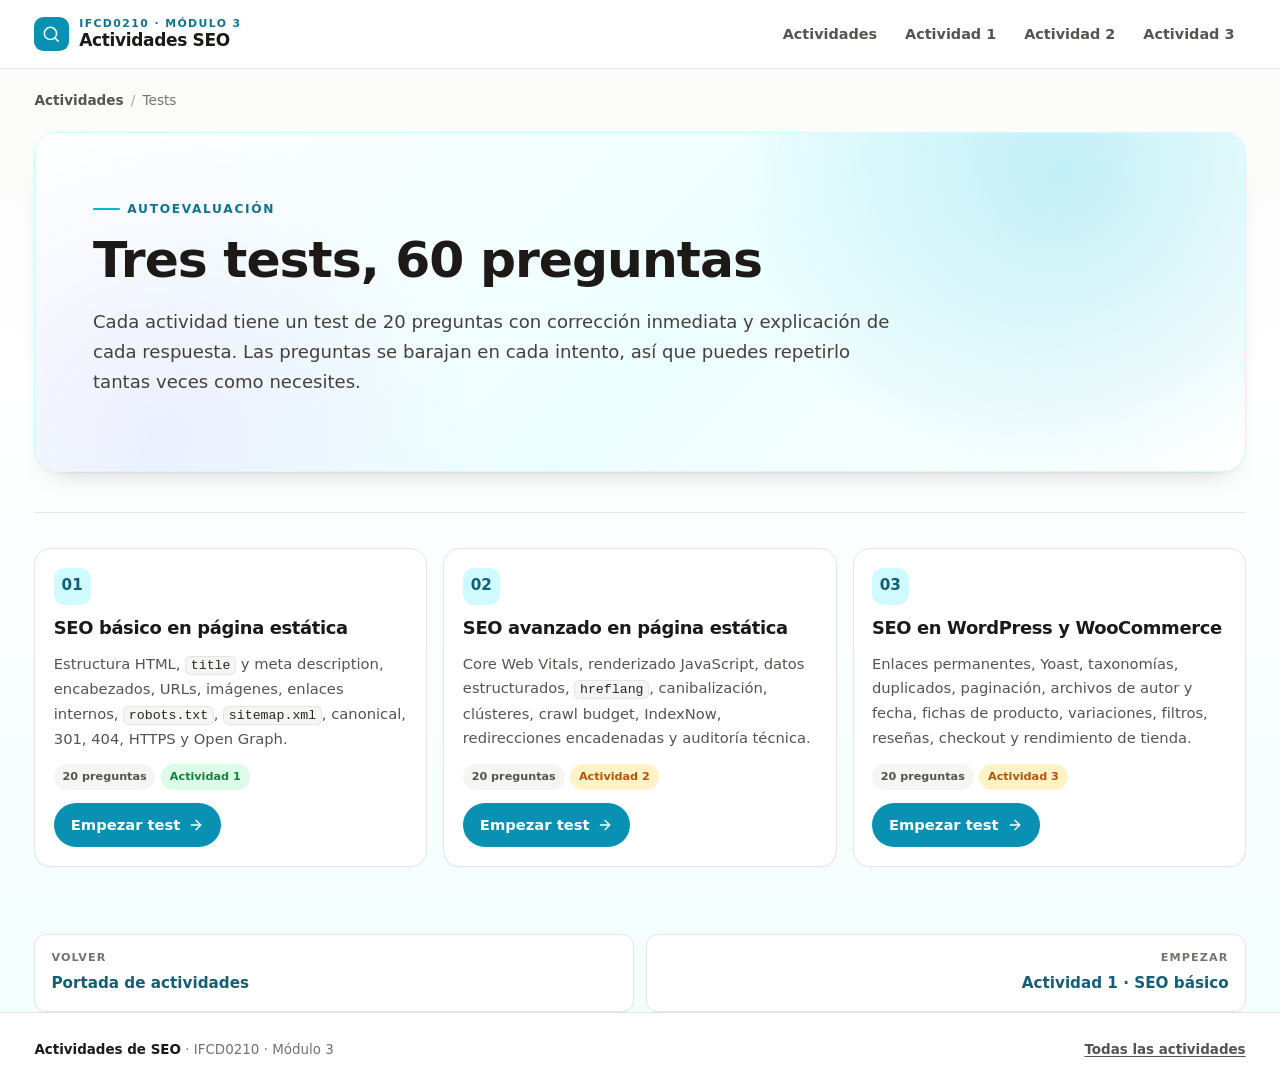
<file: quizzes/index.html>
<!DOCTYPE html>
<html lang="es">
<head>
  <meta charset="UTF-8">
  <meta name="viewport" content="width=device-width, initial-scale=1.0">
  <title>Tests de autoevaluación · Actividades SEO | IFCD0210</title>
  <meta name="description" content="Tres tests de autoevaluación con 20 preguntas cada uno sobre SEO básico en páginas estáticas, SEO avanzado y SEO en WordPress y WooCommerce.">
  <meta name="theme-color" content="#0891b2">
  <link rel="stylesheet" href="../assets/estilos.css">
</head>
<body>
  <a class="saltar" href="#contenido">Saltar al contenido</a>

  <header class="barra-superior">
    <div class="contenedor barra-inner">
      <a class="marca" href="../index.html">
        <span class="marca-logo" aria-hidden="true">
          <svg viewBox="0 0 24 24" fill="none" stroke="currentColor" stroke-width="2" stroke-linecap="round" stroke-linejoin="round">
            <circle cx="11" cy="11" r="8"></circle>
            <path d="m21 21-4.3-4.3"></path>
          </svg>
        </span>
        <span class="marca-texto">
          <small>IFCD0210 · Módulo 3</small>
          Actividades SEO
        </span>
      </a>

      <nav class="nav-superior" aria-label="Navegación principal">
        <a href="../index.html">Actividades</a>
        <a href="../actividad-1-seo-basico/">Actividad 1</a>
        <a href="../actividad-2-seo-avanzado/">Actividad 2</a>
        <a href="../actividad-3-wordpress-woocommerce/">Actividad 3</a>
      </nav>
    </div>
  </header>

  <main id="contenido">
    <div class="contenedor">
      <nav class="migas" aria-label="Migas de pan">
        <a href="../index.html">Actividades</a>
        <span aria-hidden="true">/</span>
        <span>Tests</span>
      </nav>

      <section class="portada-hero" style="margin-top:1rem">
        <p class="ceja">Autoevaluación</p>
        <h1>Tres tests, 60 preguntas</h1>
        <p class="intro">
          Cada actividad tiene un test de 20 preguntas con corrección inmediata y explicación de cada respuesta. Las
          preguntas se barajan en cada intento, así que puedes repetirlo tantas veces como necesites.
        </p>
      </section>

      <section class="seccion-portada">
        <div class="rejilla-actividades">
          <article class="tarjeta-actividad">
            <span class="numero" aria-hidden="true">01</span>
            <h3>SEO básico en página estática</h3>
            <p>
              Estructura HTML, <code>title</code> y meta description, encabezados, URLs, imágenes, enlaces internos,
              <code>robots.txt</code>, <code>sitemap.xml</code>, canonical, 301, 404, HTTPS y Open Graph.
            </p>
            <div class="tarjeta-meta">
              <span class="etiqueta">20 preguntas</span>
              <span class="etiqueta etiqueta-verde">Actividad 1</span>
            </div>
            <a class="boton" href="quiz-seo-basico-pagina-estatica.html">
              Empezar test
              <svg viewBox="0 0 24 24" fill="none" stroke="currentColor" stroke-width="2" stroke-linecap="round" stroke-linejoin="round" aria-hidden="true">
                <path d="M5 12h14"></path><path d="m12 5 7 7-7 7"></path>
              </svg>
            </a>
          </article>

          <article class="tarjeta-actividad">
            <span class="numero" aria-hidden="true">02</span>
            <h3>SEO avanzado en página estática</h3>
            <p>
              Core Web Vitals, renderizado JavaScript, datos estructurados, <code>hreflang</code>, canibalización,
              clústeres, crawl budget, IndexNow, redirecciones encadenadas y auditoría técnica.
            </p>
            <div class="tarjeta-meta">
              <span class="etiqueta">20 preguntas</span>
              <span class="etiqueta etiqueta-amarilla">Actividad 2</span>
            </div>
            <a class="boton" href="quiz-seo-avanzado-pagina-estatica.html">
              Empezar test
              <svg viewBox="0 0 24 24" fill="none" stroke="currentColor" stroke-width="2" stroke-linecap="round" stroke-linejoin="round" aria-hidden="true">
                <path d="M5 12h14"></path><path d="m12 5 7 7-7 7"></path>
              </svg>
            </a>
          </article>

          <article class="tarjeta-actividad">
            <span class="numero" aria-hidden="true">03</span>
            <h3>SEO en WordPress y WooCommerce</h3>
            <p>
              Enlaces permanentes, Yoast, taxonomías, duplicados, paginación, archivos de autor y fecha, fichas de
              producto, variaciones, filtros, reseñas, checkout y rendimiento de tienda.
            </p>
            <div class="tarjeta-meta">
              <span class="etiqueta">20 preguntas</span>
              <span class="etiqueta etiqueta-amarilla">Actividad 3</span>
            </div>
            <a class="boton" href="quiz-seo-wordpress-woocommerce.html">
              Empezar test
              <svg viewBox="0 0 24 24" fill="none" stroke="currentColor" stroke-width="2" stroke-linecap="round" stroke-linejoin="round" aria-hidden="true">
                <path d="M5 12h14"></path><path d="m12 5 7 7-7 7"></path>
              </svg>
            </a>
          </article>
        </div>
      </section>

      <nav class="paginacion" aria-label="Navegación">
        <a href="../index.html">
          <small>Volver</small>
          <strong>Portada de actividades</strong>
        </a>
        <a class="siguiente" href="../actividad-1-seo-basico/">
          <small>Empezar</small>
          <strong>Actividad 1 · SEO básico</strong>
        </a>
      </nav>
    </div>
  </main>

  <footer class="pie">
    <div class="contenedor pie-inner">
      <p><strong>Actividades de SEO</strong> · IFCD0210 · Módulo 3</p>
      <p><a href="../index.html">Todas las actividades</a></p>
    </div>
  </footer>
</body>
</html>
</file>
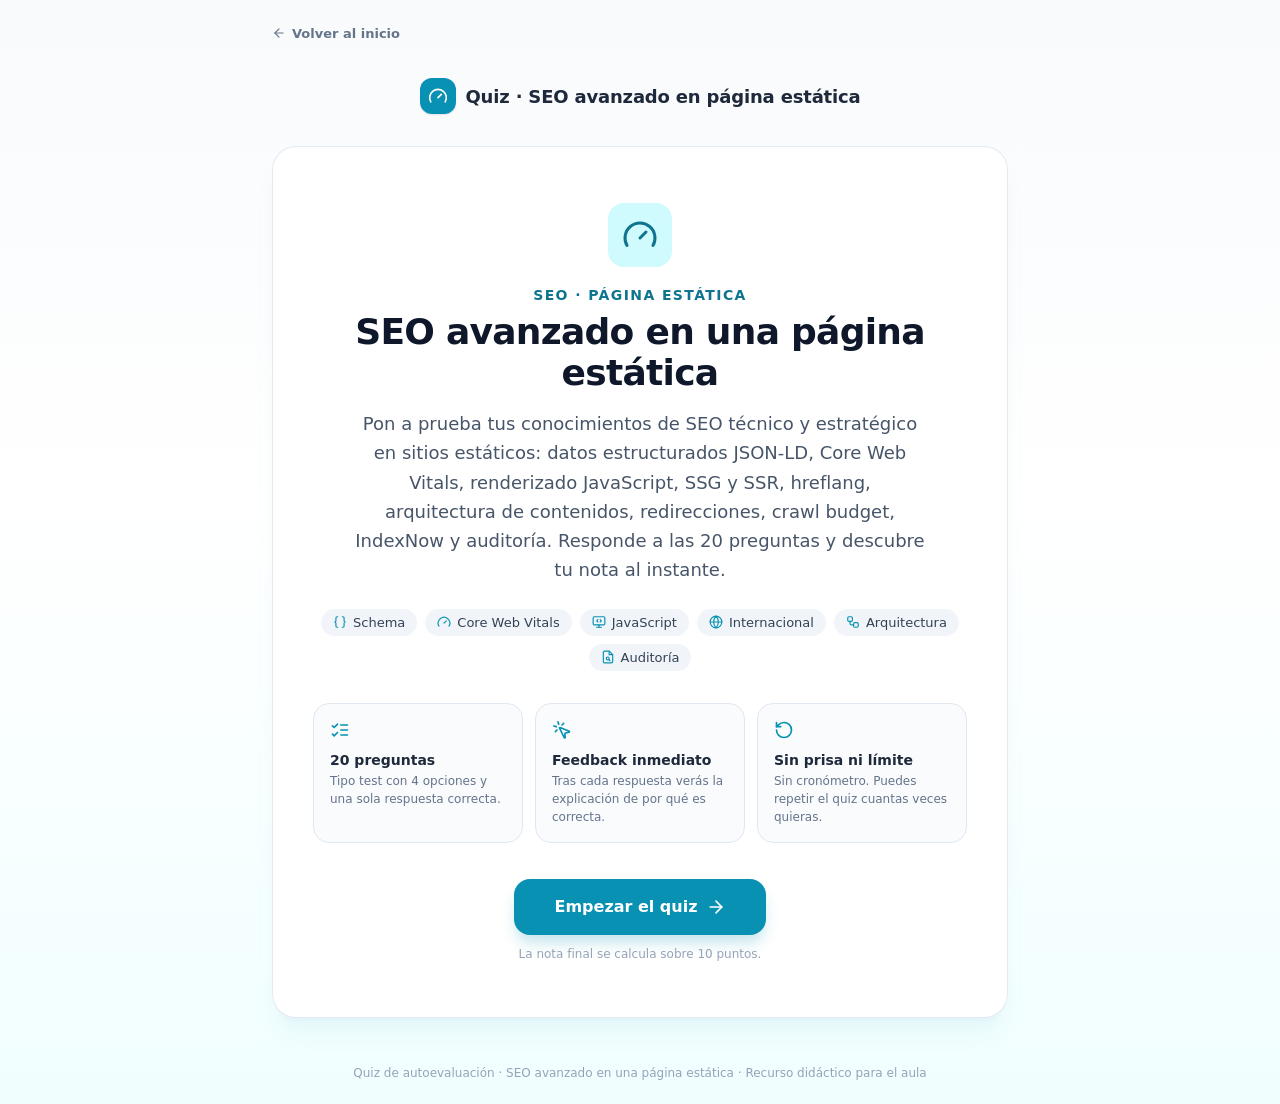
<file: quizzes/quiz-seo-avanzado-pagina-estatica.html>
<!DOCTYPE html>
<html lang="es">
<head>
  
<meta charset="UTF-8">
<meta name="viewport" content="width=device-width, initial-scale=1.0">
<title>Quiz de autoevaluación · SEO avanzado en una página estática</title>
<meta name="description" content="Quiz interactivo de autoevaluación sobre SEO avanzado en páginas estáticas: datos estructurados JSON-LD, schema Article y BreadcrumbList, Core Web Vitals (LCP, INP, CLS), renderizado JavaScript, SSG y SSR, hreflang, canibalización, clusters, redirecciones, crawl budget, IndexNow y auditoría técnica. 20 preguntas con feedback inmediato.">
<link rel="stylesheet" href="assets/quiz.css">
</head>
<body>
<div class="page">
  <header>
    <div class="container volver-barra">
      <a class="volver" href="../index.html">
        <svg viewBox="0 0 24 24" fill="none" stroke="currentColor" stroke-width="2" stroke-linecap="round" stroke-linejoin="round" aria-hidden="true"><path d="m12 19-7-7 7-7"/><path d="M19 12H5"/></svg>
        Volver al inicio
      </a>
    </div>
    <div class="container cabecera">
      <span class="logo" aria-hidden="true"><svg viewBox="0 0 24 24" fill="none" stroke="currentColor" stroke-width="2" stroke-linecap="round" stroke-linejoin="round"><path d="m12 14 4-4"/><path d="M3.34 19a10 10 0 1 1 17.32 0"/></svg></span>
      <span class="titulo-marca">Quiz · SEO avanzado en página estática</span>
    </div>
  </header>

  <main class="container">
    <!-- PANTALLA DE INICIO -->
    <section id="pantalla-inicio" class="tarjeta tarjeta-inicio animar" aria-labelledby="titulo-principal">
      <div class="centrado">
        <span class="icono-grande" aria-hidden="true"><svg viewBox="0 0 24 24" fill="none" stroke="currentColor" stroke-width="2" stroke-linecap="round" stroke-linejoin="round"><path d="m12 14 4-4"/><path d="M3.34 19a10 10 0 1 1 17.32 0"/></svg></span>
        <p class="ceja">SEO · Página estática</p>
        <h1 id="titulo-principal" class="titulo">SEO avanzado en una página estática</h1>
        <p class="intro">Pon a prueba tus conocimientos de SEO técnico y estratégico en sitios estáticos: datos estructurados JSON-LD, Core Web Vitals, renderizado JavaScript, SSG y SSR, hreflang, arquitectura de contenidos, redirecciones, crawl budget, IndexNow y auditoría. Responde a las 20 preguntas y descubre tu nota al instante.</p>
        <div class="chips">
          <span class="chip"><svg viewBox="0 0 24 24" fill="none" stroke="currentColor" stroke-width="2" stroke-linecap="round" stroke-linejoin="round"><path d="M8 3H7a2 2 0 0 0-2 2v5a2 2 0 0 1-2 2 2 2 0 0 1 2 2v5a2 2 0 0 0 2 2h1"/><path d="M16 21h1a2 2 0 0 0 2-2v-5c0-1.1.9-2 2-2a2 2 0 0 1-2-2V5a2 2 0 0 0-2-2h-1"/></svg>Schema</span>
          <span class="chip"><svg viewBox="0 0 24 24" fill="none" stroke="currentColor" stroke-width="2" stroke-linecap="round" stroke-linejoin="round"><path d="m12 14 4-4"/><path d="M3.34 19a10 10 0 1 1 17.32 0"/></svg>Core Web Vitals</span>
          <span class="chip"><svg viewBox="0 0 24 24" fill="none" stroke="currentColor" stroke-width="2" stroke-linecap="round" stroke-linejoin="round"><rect width="20" height="14" x="2" y="3" rx="2"/><path d="M8 21h8"/><path d="M12 17v4"/><path d="m10 8-2 2 2 2"/><path d="m14 12 2-2-2-2"/></svg>JavaScript</span>
          <span class="chip"><svg viewBox="0 0 24 24" fill="none" stroke="currentColor" stroke-width="2" stroke-linecap="round" stroke-linejoin="round"><circle cx="12" cy="12" r="10"/><path d="M12 2a14.5 14.5 0 0 0 0 20 14.5 14.5 0 0 0 0-20"/><path d="M2 12h20"/></svg>Internacional</span>
          <span class="chip"><svg viewBox="0 0 24 24" fill="none" stroke="currentColor" stroke-width="2" stroke-linecap="round" stroke-linejoin="round"><rect width="8" height="8" x="3" y="3" rx="2"/><path d="M7 11v4a2 2 0 0 0 2 2h4"/><rect width="8" height="8" x="13" y="13" rx="2"/></svg>Arquitectura</span>
          <span class="chip"><svg viewBox="0 0 24 24" fill="none" stroke="currentColor" stroke-width="2" stroke-linecap="round" stroke-linejoin="round"><path d="M14 2H6a2 2 0 0 0-2 2v16a2 2 0 0 0 2 2h12a2 2 0 0 0 2-2V8Z"/><path d="M14 2v6h6"/><circle cx="11.5" cy="14.5" r="2.5"/><path d="m13.3 16.3 2.2 2.2"/></svg>Auditoría</span>
        </div>
        <div class="caracteristicas">
          <div class="caracteristica">
            <svg viewBox="0 0 24 24" fill="none" stroke="currentColor" stroke-width="2" stroke-linecap="round" stroke-linejoin="round" aria-hidden="true"><path d="m3 17 2 2 4-4"/><path d="m3 7 2 2 4-4"/><path d="M13 6h8"/><path d="M13 12h8"/><path d="M13 18h8"/></svg>
            <h3 id="total-preguntas">20 preguntas</h3>
            <p>Tipo test con 4 opciones y una sola respuesta correcta.</p>
          </div>
          <div class="caracteristica">
            <svg viewBox="0 0 24 24" fill="none" stroke="currentColor" stroke-width="2" stroke-linecap="round" stroke-linejoin="round" aria-hidden="true"><path d="M14 4.1 12 6"/><path d="m5.1 8-2.9-.8"/><path d="m6 12-1.9 2"/><path d="M7.2 2.2 8 5.1"/><path d="M9.037 9.69a.498.498 0 0 1 .653-.653l11 4.5a.5.5 0 0 1-.074.949l-4.349 1.041a1 1 0 0 0-.74 1.007l.229 4.461a.5.5 0 0 1-.898.375l-5.821-11.68Z"/></svg>
            <h3>Feedback inmediato</h3>
            <p>Tras cada respuesta verás la explicación de por qué es correcta.</p>
          </div>
          <div class="caracteristica">
            <svg viewBox="0 0 24 24" fill="none" stroke="currentColor" stroke-width="2" stroke-linecap="round" stroke-linejoin="round" aria-hidden="true"><path d="M3 12a9 9 0 1 0 9-9 9.75 9.75 0 0 0-6.74 2.74L3 8"/><path d="M3 3v5h5"/></svg>
            <h3>Sin prisa ni límite</h3>
            <p>Sin cronómetro. Puedes repetir el quiz cuantas veces quieras.</p>
          </div>
        </div>
        <button type="button" class="boton boton-principal" onclick="empezar()">
          Empezar el quiz
          <svg viewBox="0 0 24 24" fill="none" stroke="currentColor" stroke-width="2" stroke-linecap="round" stroke-linejoin="round" aria-hidden="true"><path d="M5 12h14"/><path d="m12 5 7 7-7 7"/></svg>
        </button>
        <p class="nota-pequena">La nota final se calcula sobre 10 puntos.</p>
      </div>
    </section>

    <!-- PANTALLA DE PREGUNTA -->
    <section id="pantalla-pregunta" hidden aria-live="polite">
      <div class="panel-progreso">
        <div class="fila-progreso">
          <span id="progreso-texto"></span>
          <span id="progreso-aciertos" class="aciertos"></span>
        </div>
        <div class="barra"><div id="barra-relleno" class="barra-relleno"></div></div>
      </div>
      <div class="tarjeta tarjeta-pregunta">
        <span class="etiqueta" id="etiqueta-numero"></span>
        <h2 id="texto-pregunta" class="pregunta-texto"></h2>
        <div id="grupo-opciones" class="opciones" role="group" aria-label="Opciones de respuesta"></div>
        <div id="caja-feedback" class="feedback" hidden role="status">
          <div class="feedback-flex">
            <span class="feedback-icono" id="fb-icono" aria-hidden="true"></span>
            <div>
              <p id="fb-titulo" class="fb-titulo"></p>
              <p id="fb-texto" class="fb-texto"></p>
            </div>
          </div>
        </div>
        <div id="zona-siguiente" class="zona-siguiente" hidden>
          <button type="button" class="boton boton-oscuro" id="btn-siguiente" onclick="siguiente()">Siguiente pregunta</button>
        </div>
      </div>
    </section>

    <!-- PANTALLA DE RESULTADOS -->
    <section id="pantalla-resultados" hidden aria-labelledby="res-titulo">
      <div class="tarjeta tarjeta-inicio animar">
        <div class="centrado">
          <span class="icono-grande icono-trofeo" aria-hidden="true"><svg viewBox="0 0 24 24" fill="none" stroke="currentColor" stroke-width="2" stroke-linecap="round" stroke-linejoin="round"><path d="M6 9H4.5a2.5 2.5 0 0 1 0-5H6"/><path d="M18 9h1.5a2.5 2.5 0 0 0 0-5H18"/><path d="M4 22h16"/><path d="M10 14.66V17c0 .55-.47.98-.97 1.21C7.85 18.75 7 20.24 7 22"/><path d="M14 14.66V17c0 .55.47.98.97 1.21C16.15 18.75 17 20.24 17 22"/><path d="M18 2H6v7a6 6 0 0 0 12 0V2Z"/></svg></span>
          <h2 id="res-titulo" class="res-titulo"></h2>
          <p id="res-texto" class="res-texto"></p>
          <div class="resultados-grid">
            <div class="res-caja res-caja-verde">
              <p class="res-num"><span id="res-aciertos"></span> <span class="res-total" id="res-total"></span></p>
              <p class="res-etiqueta">Respuestas correctas</p>
            </div>
            <div class="res-caja">
              <p class="res-num" id="res-nota"></p>
              <p class="res-etiqueta">Nota final (sobre 10)</p>
            </div>
          </div>
          <button type="button" class="boton boton-principal" onclick="empezar()">
            <svg viewBox="0 0 24 24" fill="none" stroke="currentColor" stroke-width="2" stroke-linecap="round" stroke-linejoin="round" aria-hidden="true" style="margin-left:0;margin-right:.5rem"><path d="M3 12a9 9 0 1 0 9-9 9.75 9.75 0 0 0-6.74 2.74L3 8"/><path d="M3 3v5h5"/></svg>
            Reintentar el quiz
          </button>
          <p class="nota-pequena">En cada intento las opciones se mezclan para que no te aprendas las letras.</p>
        </div>
      </div>
      <div class="tarjeta tarjeta-repaso">
        <h3 class="repaso-titulo">Repaso de todas las preguntas</h3>
        <p class="repaso-sub">Lee las explicaciones de las que fallaste antes de volver a intentarlo.</p>
        <ol id="lista-repaso" class="lista-repaso"></ol>
      </div>
    </section>
  </main>

  <footer class="pie">
    <div class="pie-inner">Quiz de autoevaluación · SEO avanzado en una página estática · Recurso didáctico para el aula</div>
  </footer>
</div>
<script src="datos/seo-avanzado-pagina-estatica.js"></script>
<script src="assets/quiz.js"></script>
</body>
</html>
</file>
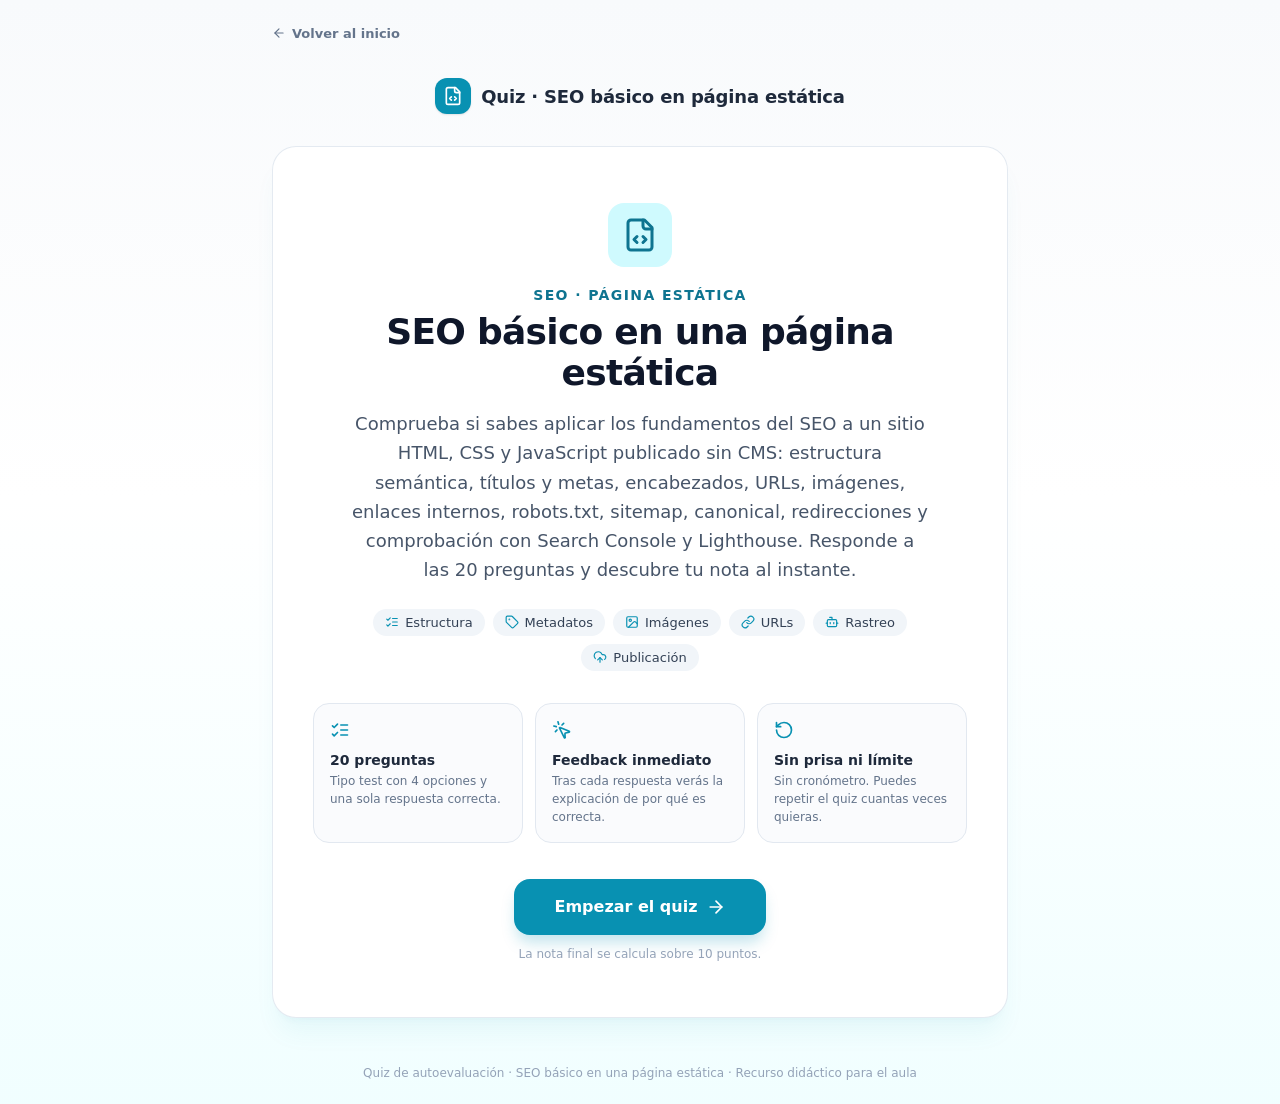
<file: quizzes/quiz-seo-basico-pagina-estatica.html>
<!DOCTYPE html>
<html lang="es">
<head>
  
<meta charset="UTF-8">
<meta name="viewport" content="width=device-width, initial-scale=1.0">
<title>Quiz de autoevaluación · SEO básico en una página estática</title>
<meta name="description" content="Quiz interactivo de autoevaluación sobre SEO básico aplicado a una página estática: HTML semántico, title y meta description, encabezados, URLs, imágenes y alt, enlaces internos, robots.txt, sitemap, canonical, redirecciones, 404, HTTPS y comprobación con Search Console y Lighthouse. 20 preguntas con feedback inmediato.">
<link rel="stylesheet" href="assets/quiz.css">
</head>
<body>
<div class="page">
  <header>
    <div class="container volver-barra">
      <a class="volver" href="../index.html">
        <svg viewBox="0 0 24 24" fill="none" stroke="currentColor" stroke-width="2" stroke-linecap="round" stroke-linejoin="round" aria-hidden="true"><path d="m12 19-7-7 7-7"/><path d="M19 12H5"/></svg>
        Volver al inicio
      </a>
    </div>
    <div class="container cabecera">
      <span class="logo" aria-hidden="true"><svg viewBox="0 0 24 24" fill="none" stroke="currentColor" stroke-width="2" stroke-linecap="round" stroke-linejoin="round"><path d="M15 2H6a2 2 0 0 0-2 2v16a2 2 0 0 0 2 2h12a2 2 0 0 0 2-2V7Z"/><path d="M14 2v4a2 2 0 0 0 2 2h4"/><path d="m10 13-2 2 2 2"/><path d="m14 17 2-2-2-2"/></svg></span>
      <span class="titulo-marca">Quiz · SEO básico en página estática</span>
    </div>
  </header>

  <main class="container">
    <!-- PANTALLA DE INICIO -->
    <section id="pantalla-inicio" class="tarjeta tarjeta-inicio animar" aria-labelledby="titulo-principal">
      <div class="centrado">
        <span class="icono-grande" aria-hidden="true"><svg viewBox="0 0 24 24" fill="none" stroke="currentColor" stroke-width="2" stroke-linecap="round" stroke-linejoin="round"><path d="M15 2H6a2 2 0 0 0-2 2v16a2 2 0 0 0 2 2h12a2 2 0 0 0 2-2V7Z"/><path d="M14 2v4a2 2 0 0 0 2 2h4"/><path d="m10 13-2 2 2 2"/><path d="m14 17 2-2-2-2"/></svg></span>
        <p class="ceja">SEO · Página estática</p>
        <h1 id="titulo-principal" class="titulo">SEO básico en una página estática</h1>
        <p class="intro">Comprueba si sabes aplicar los fundamentos del SEO a un sitio HTML, CSS y JavaScript publicado sin CMS: estructura semántica, títulos y metas, encabezados, URLs, imágenes, enlaces internos, robots.txt, sitemap, canonical, redirecciones y comprobación con Search Console y Lighthouse. Responde a las 20 preguntas y descubre tu nota al instante.</p>
        <div class="chips">
          <span class="chip"><svg viewBox="0 0 24 24" fill="none" stroke="currentColor" stroke-width="2" stroke-linecap="round" stroke-linejoin="round"><path d="m3 17 2 2 4-4"/><path d="m3 7 2 2 4-4"/><path d="M13 6h8"/><path d="M13 12h8"/><path d="M13 18h8"/></svg>Estructura</span>
          <span class="chip"><svg viewBox="0 0 24 24" fill="none" stroke="currentColor" stroke-width="2" stroke-linecap="round" stroke-linejoin="round"><path d="M12.586 2.586A2 2 0 0 0 11.172 2H4a2 2 0 0 0-2 2v7.172a2 2 0 0 0 .586 1.414l8.704 8.704a2.426 2.426 0 0 0 3.42 0l6.58-6.58a2.426 2.426 0 0 0 0-3.42z"/><circle cx="7.5" cy="7.5" r=".5" fill="currentColor"/></svg>Metadatos</span>
          <span class="chip"><svg viewBox="0 0 24 24" fill="none" stroke="currentColor" stroke-width="2" stroke-linecap="round" stroke-linejoin="round"><rect width="18" height="18" x="3" y="3" rx="2" ry="2"/><circle cx="9" cy="9" r="2"/><path d="m21 15-3.086-3.086a2 2 0 0 0-2.828 0L6 21"/></svg>Imágenes</span>
          <span class="chip"><svg viewBox="0 0 24 24" fill="none" stroke="currentColor" stroke-width="2" stroke-linecap="round" stroke-linejoin="round"><path d="M10 13a5 5 0 0 0 7.54.54l3-3a5 5 0 0 0-7.07-7.07l-1.72 1.71"/><path d="M14 11a5 5 0 0 0-7.54-.54l-3 3a5 5 0 0 0 7.07 7.07l1.71-1.71"/></svg>URLs</span>
          <span class="chip"><svg viewBox="0 0 24 24" fill="none" stroke="currentColor" stroke-width="2" stroke-linecap="round" stroke-linejoin="round"><path d="M12 8V4H8"/><rect width="16" height="12" x="4" y="8" rx="2"/><path d="M2 14h2"/><path d="M20 14h2"/><path d="M15 13v2"/><path d="M9 13v2"/></svg>Rastreo</span>
          <span class="chip"><svg viewBox="0 0 24 24" fill="none" stroke="currentColor" stroke-width="2" stroke-linecap="round" stroke-linejoin="round"><path d="M12 13v8"/><path d="M4 14.899A7 7 0 1 1 15.71 8h1.79a4.5 4.5 0 0 1 2.5 8.242"/><path d="m8 17 4-4 4 4"/></svg>Publicación</span>
        </div>
        <div class="caracteristicas">
          <div class="caracteristica">
            <svg viewBox="0 0 24 24" fill="none" stroke="currentColor" stroke-width="2" stroke-linecap="round" stroke-linejoin="round" aria-hidden="true"><path d="m3 17 2 2 4-4"/><path d="m3 7 2 2 4-4"/><path d="M13 6h8"/><path d="M13 12h8"/><path d="M13 18h8"/></svg>
            <h3 id="total-preguntas">20 preguntas</h3>
            <p>Tipo test con 4 opciones y una sola respuesta correcta.</p>
          </div>
          <div class="caracteristica">
            <svg viewBox="0 0 24 24" fill="none" stroke="currentColor" stroke-width="2" stroke-linecap="round" stroke-linejoin="round" aria-hidden="true"><path d="M14 4.1 12 6"/><path d="m5.1 8-2.9-.8"/><path d="m6 12-1.9 2"/><path d="M7.2 2.2 8 5.1"/><path d="M9.037 9.69a.498.498 0 0 1 .653-.653l11 4.5a.5.5 0 0 1-.074.949l-4.349 1.041a1 1 0 0 0-.74 1.007l.229 4.461a.5.5 0 0 1-.898.375l-5.821-11.68Z"/></svg>
            <h3>Feedback inmediato</h3>
            <p>Tras cada respuesta verás la explicación de por qué es correcta.</p>
          </div>
          <div class="caracteristica">
            <svg viewBox="0 0 24 24" fill="none" stroke="currentColor" stroke-width="2" stroke-linecap="round" stroke-linejoin="round" aria-hidden="true"><path d="M3 12a9 9 0 1 0 9-9 9.75 9.75 0 0 0-6.74 2.74L3 8"/><path d="M3 3v5h5"/></svg>
            <h3>Sin prisa ni límite</h3>
            <p>Sin cronómetro. Puedes repetir el quiz cuantas veces quieras.</p>
          </div>
        </div>
        <button type="button" class="boton boton-principal" onclick="empezar()">
          Empezar el quiz
          <svg viewBox="0 0 24 24" fill="none" stroke="currentColor" stroke-width="2" stroke-linecap="round" stroke-linejoin="round" aria-hidden="true"><path d="M5 12h14"/><path d="m12 5 7 7-7 7"/></svg>
        </button>
        <p class="nota-pequena">La nota final se calcula sobre 10 puntos.</p>
      </div>
    </section>

    <!-- PANTALLA DE PREGUNTA -->
    <section id="pantalla-pregunta" hidden aria-live="polite">
      <div class="panel-progreso">
        <div class="fila-progreso">
          <span id="progreso-texto"></span>
          <span id="progreso-aciertos" class="aciertos"></span>
        </div>
        <div class="barra"><div id="barra-relleno" class="barra-relleno"></div></div>
      </div>
      <div class="tarjeta tarjeta-pregunta">
        <span class="etiqueta" id="etiqueta-numero"></span>
        <h2 id="texto-pregunta" class="pregunta-texto"></h2>
        <div id="grupo-opciones" class="opciones" role="group" aria-label="Opciones de respuesta"></div>
        <div id="caja-feedback" class="feedback" hidden role="status">
          <div class="feedback-flex">
            <span class="feedback-icono" id="fb-icono" aria-hidden="true"></span>
            <div>
              <p id="fb-titulo" class="fb-titulo"></p>
              <p id="fb-texto" class="fb-texto"></p>
            </div>
          </div>
        </div>
        <div id="zona-siguiente" class="zona-siguiente" hidden>
          <button type="button" class="boton boton-oscuro" id="btn-siguiente" onclick="siguiente()">Siguiente pregunta</button>
        </div>
      </div>
    </section>

    <!-- PANTALLA DE RESULTADOS -->
    <section id="pantalla-resultados" hidden aria-labelledby="res-titulo">
      <div class="tarjeta tarjeta-inicio animar">
        <div class="centrado">
          <span class="icono-grande icono-trofeo" aria-hidden="true"><svg viewBox="0 0 24 24" fill="none" stroke="currentColor" stroke-width="2" stroke-linecap="round" stroke-linejoin="round"><path d="M6 9H4.5a2.5 2.5 0 0 1 0-5H6"/><path d="M18 9h1.5a2.5 2.5 0 0 0 0-5H18"/><path d="M4 22h16"/><path d="M10 14.66V17c0 .55-.47.98-.97 1.21C7.85 18.75 7 20.24 7 22"/><path d="M14 14.66V17c0 .55.47.98.97 1.21C16.15 18.75 17 20.24 17 22"/><path d="M18 2H6v7a6 6 0 0 0 12 0V2Z"/></svg></span>
          <h2 id="res-titulo" class="res-titulo"></h2>
          <p id="res-texto" class="res-texto"></p>
          <div class="resultados-grid">
            <div class="res-caja res-caja-verde">
              <p class="res-num"><span id="res-aciertos"></span> <span class="res-total" id="res-total"></span></p>
              <p class="res-etiqueta">Respuestas correctas</p>
            </div>
            <div class="res-caja">
              <p class="res-num" id="res-nota"></p>
              <p class="res-etiqueta">Nota final (sobre 10)</p>
            </div>
          </div>
          <button type="button" class="boton boton-principal" onclick="empezar()">
            <svg viewBox="0 0 24 24" fill="none" stroke="currentColor" stroke-width="2" stroke-linecap="round" stroke-linejoin="round" aria-hidden="true" style="margin-left:0;margin-right:.5rem"><path d="M3 12a9 9 0 1 0 9-9 9.75 9.75 0 0 0-6.74 2.74L3 8"/><path d="M3 3v5h5"/></svg>
            Reintentar el quiz
          </button>
          <p class="nota-pequena">En cada intento las opciones se mezclan para que no te aprendas las letras.</p>
        </div>
      </div>
      <div class="tarjeta tarjeta-repaso">
        <h3 class="repaso-titulo">Repaso de todas las preguntas</h3>
        <p class="repaso-sub">Lee las explicaciones de las que fallaste antes de volver a intentarlo.</p>
        <ol id="lista-repaso" class="lista-repaso"></ol>
      </div>
    </section>
  </main>

  <footer class="pie">
    <div class="pie-inner">Quiz de autoevaluación · SEO básico en una página estática · Recurso didáctico para el aula</div>
  </footer>
</div>
<script src="datos/seo-basico-pagina-estatica.js"></script>
<script src="assets/quiz.js"></script>
</body>
</html>
</file>
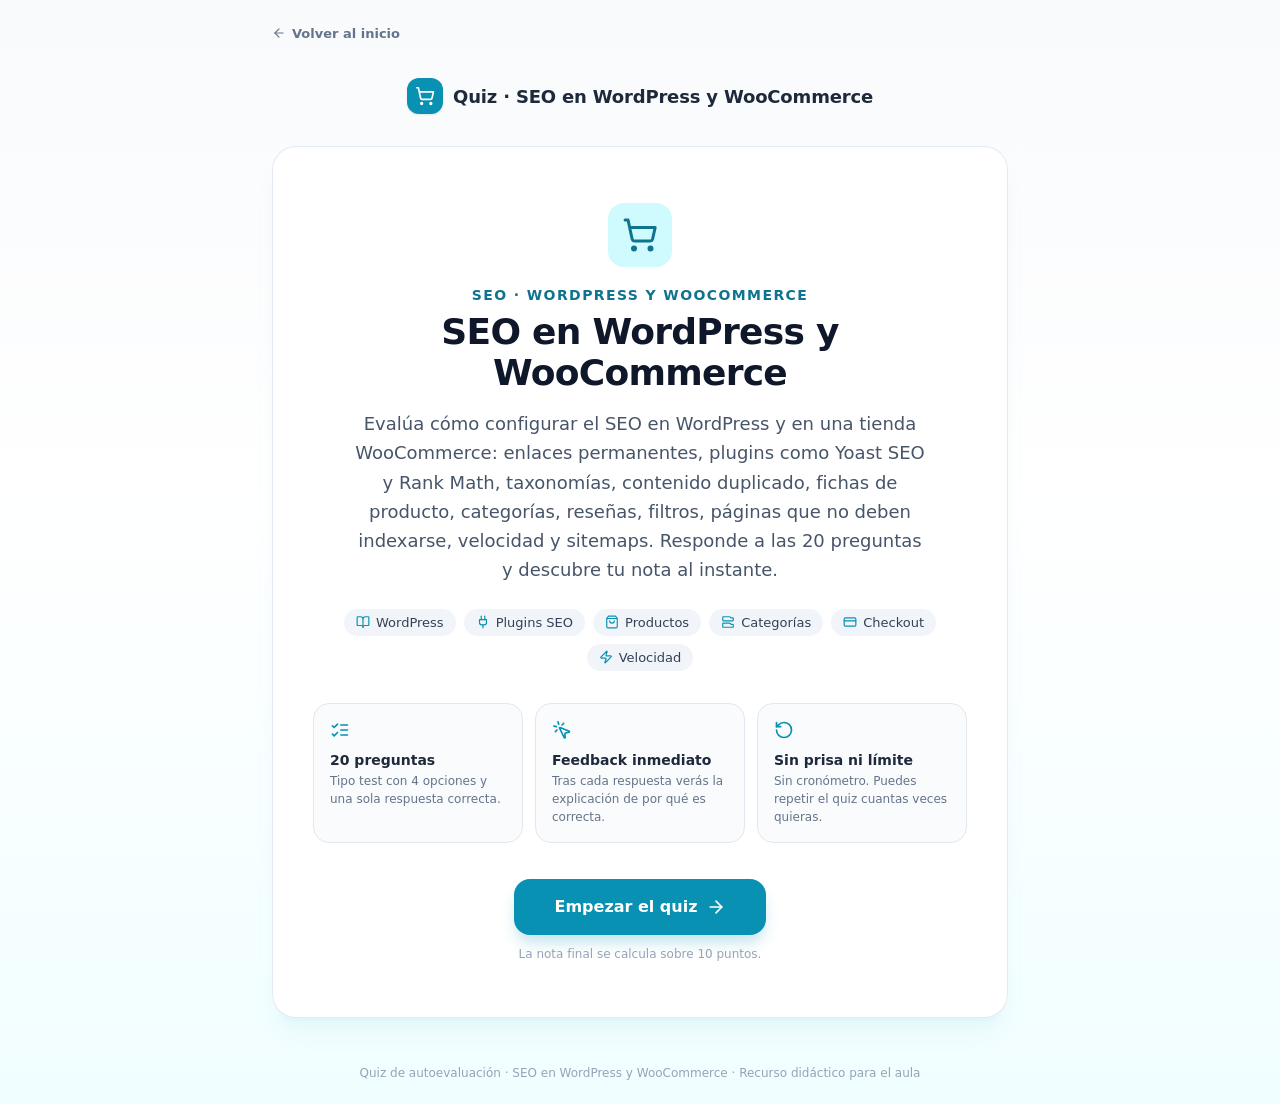
<file: quizzes/quiz-seo-wordpress-woocommerce.html>
<!DOCTYPE html>
<html lang="es">
<head>
  
<meta charset="UTF-8">
<meta name="viewport" content="width=device-width, initial-scale=1.0">
<title>Quiz de autoevaluación · SEO en WordPress y WooCommerce</title>
<meta name="description" content="Quiz interactivo de autoevaluación sobre SEO en WordPress y WooCommerce: enlaces permanentes, Yoast SEO y Rank Math, taxonomías, contenido duplicado, fichas de producto, categorías, reseñas, filtros y facetas, noindex en checkout, velocidad y sitemaps. 20 preguntas con feedback inmediato.">
<link rel="stylesheet" href="assets/quiz.css">
</head>
<body>
<div class="page">
  <header>
    <div class="container volver-barra">
      <a class="volver" href="../index.html">
        <svg viewBox="0 0 24 24" fill="none" stroke="currentColor" stroke-width="2" stroke-linecap="round" stroke-linejoin="round" aria-hidden="true"><path d="m12 19-7-7 7-7"/><path d="M19 12H5"/></svg>
        Volver al inicio
      </a>
    </div>
    <div class="container cabecera">
      <span class="logo" aria-hidden="true"><svg viewBox="0 0 24 24" fill="none" stroke="currentColor" stroke-width="2" stroke-linecap="round" stroke-linejoin="round"><circle cx="8" cy="21" r="1"/><circle cx="19" cy="21" r="1"/><path d="M2.05 2.05h2l2.66 12.42a2 2 0 0 0 2 1.58h9.78a2 2 0 0 0 1.95-1.57l1.65-7.43H5.12"/></svg></span>
      <span class="titulo-marca">Quiz · SEO en WordPress y WooCommerce</span>
    </div>
  </header>

  <main class="container">
    <!-- PANTALLA DE INICIO -->
    <section id="pantalla-inicio" class="tarjeta tarjeta-inicio animar" aria-labelledby="titulo-principal">
      <div class="centrado">
        <span class="icono-grande" aria-hidden="true"><svg viewBox="0 0 24 24" fill="none" stroke="currentColor" stroke-width="2" stroke-linecap="round" stroke-linejoin="round"><circle cx="8" cy="21" r="1"/><circle cx="19" cy="21" r="1"/><path d="M2.05 2.05h2l2.66 12.42a2 2 0 0 0 2 1.58h9.78a2 2 0 0 0 1.95-1.57l1.65-7.43H5.12"/></svg></span>
        <p class="ceja">SEO · WordPress y WooCommerce</p>
        <h1 id="titulo-principal" class="titulo">SEO en WordPress y WooCommerce</h1>
        <p class="intro">Evalúa cómo configurar el SEO en WordPress y en una tienda WooCommerce: enlaces permanentes, plugins como Yoast SEO y Rank Math, taxonomías, contenido duplicado, fichas de producto, categorías, reseñas, filtros, páginas que no deben indexarse, velocidad y sitemaps. Responde a las 20 preguntas y descubre tu nota al instante.</p>
        <div class="chips">
          <span class="chip"><svg viewBox="0 0 24 24" fill="none" stroke="currentColor" stroke-width="2" stroke-linecap="round" stroke-linejoin="round"><path d="M12 7v14"/><path d="M3 18a1 1 0 0 1-1-1V4a1 1 0 0 1 1-1h5a4 4 0 0 1 4 4 4 4 0 0 1 4-4h5a1 1 0 0 1 1 1v13a1 1 0 0 1-1 1h-6a3 3 0 0 0-3 3 3 3 0 0 0-3-3z"/></svg>WordPress</span>
          <span class="chip"><svg viewBox="0 0 24 24" fill="none" stroke="currentColor" stroke-width="2" stroke-linecap="round" stroke-linejoin="round"><path d="M12 22v-5"/><path d="M9 8V2"/><path d="M15 8V2"/><path d="M18 8v5a4 4 0 0 1-4 4h-4a4 4 0 0 1-4-4V8Z"/></svg>Plugins SEO</span>
          <span class="chip"><svg viewBox="0 0 24 24" fill="none" stroke="currentColor" stroke-width="2" stroke-linecap="round" stroke-linejoin="round"><path d="M6 2 3 6v14a2 2 0 0 0 2 2h14a2 2 0 0 0 2-2V6l-3-4Z"/><path d="M3 6h18"/><path d="M16 10a4 4 0 0 1-8 0"/></svg>Productos</span>
          <span class="chip"><svg viewBox="0 0 24 24" fill="none" stroke="currentColor" stroke-width="2" stroke-linecap="round" stroke-linejoin="round"><path d="M20 10a1 1 0 0 0 1-1V6a1 1 0 0 0-1-1h-2.5a1 1 0 0 1-.8-.4l-.9-1.2A1 1 0 0 0 15 3H4a1 1 0 0 0-1 1v5a1 1 0 0 0 1 1Z"/><path d="M20 21a1 1 0 0 0 1-1v-3a1 1 0 0 0-1-1h-2.5a1 1 0 0 1-.8-.4l-.9-1.2a1 1 0 0 0-.8-.4H4a1 1 0 0 0-1 1v5a1 1 0 0 0 1 1Z"/></svg>Categorías</span>
          <span class="chip"><svg viewBox="0 0 24 24" fill="none" stroke="currentColor" stroke-width="2" stroke-linecap="round" stroke-linejoin="round"><rect width="20" height="14" x="2" y="5" rx="2"/><line x1="2" x2="22" y1="10" y2="10"/></svg>Checkout</span>
          <span class="chip"><svg viewBox="0 0 24 24" fill="none" stroke="currentColor" stroke-width="2" stroke-linecap="round" stroke-linejoin="round"><path d="M4 14a1 1 0 0 1-.78-1.63l9.9-10.2a.5.5 0 0 1 .86.46l-1.92 6.02A1 1 0 0 0 13 10h7a1 1 0 0 1 .78 1.63l-9.9 10.2a.5.5 0 0 1-.86-.46l1.92-6.02A1 1 0 0 0 11 14z"/></svg>Velocidad</span>
        </div>
        <div class="caracteristicas">
          <div class="caracteristica">
            <svg viewBox="0 0 24 24" fill="none" stroke="currentColor" stroke-width="2" stroke-linecap="round" stroke-linejoin="round" aria-hidden="true"><path d="m3 17 2 2 4-4"/><path d="m3 7 2 2 4-4"/><path d="M13 6h8"/><path d="M13 12h8"/><path d="M13 18h8"/></svg>
            <h3 id="total-preguntas">20 preguntas</h3>
            <p>Tipo test con 4 opciones y una sola respuesta correcta.</p>
          </div>
          <div class="caracteristica">
            <svg viewBox="0 0 24 24" fill="none" stroke="currentColor" stroke-width="2" stroke-linecap="round" stroke-linejoin="round" aria-hidden="true"><path d="M14 4.1 12 6"/><path d="m5.1 8-2.9-.8"/><path d="m6 12-1.9 2"/><path d="M7.2 2.2 8 5.1"/><path d="M9.037 9.69a.498.498 0 0 1 .653-.653l11 4.5a.5.5 0 0 1-.074.949l-4.349 1.041a1 1 0 0 0-.74 1.007l.229 4.461a.5.5 0 0 1-.898.375l-5.821-11.68Z"/></svg>
            <h3>Feedback inmediato</h3>
            <p>Tras cada respuesta verás la explicación de por qué es correcta.</p>
          </div>
          <div class="caracteristica">
            <svg viewBox="0 0 24 24" fill="none" stroke="currentColor" stroke-width="2" stroke-linecap="round" stroke-linejoin="round" aria-hidden="true"><path d="M3 12a9 9 0 1 0 9-9 9.75 9.75 0 0 0-6.74 2.74L3 8"/><path d="M3 3v5h5"/></svg>
            <h3>Sin prisa ni límite</h3>
            <p>Sin cronómetro. Puedes repetir el quiz cuantas veces quieras.</p>
          </div>
        </div>
        <button type="button" class="boton boton-principal" onclick="empezar()">
          Empezar el quiz
          <svg viewBox="0 0 24 24" fill="none" stroke="currentColor" stroke-width="2" stroke-linecap="round" stroke-linejoin="round" aria-hidden="true"><path d="M5 12h14"/><path d="m12 5 7 7-7 7"/></svg>
        </button>
        <p class="nota-pequena">La nota final se calcula sobre 10 puntos.</p>
      </div>
    </section>

    <!-- PANTALLA DE PREGUNTA -->
    <section id="pantalla-pregunta" hidden aria-live="polite">
      <div class="panel-progreso">
        <div class="fila-progreso">
          <span id="progreso-texto"></span>
          <span id="progreso-aciertos" class="aciertos"></span>
        </div>
        <div class="barra"><div id="barra-relleno" class="barra-relleno"></div></div>
      </div>
      <div class="tarjeta tarjeta-pregunta">
        <span class="etiqueta" id="etiqueta-numero"></span>
        <h2 id="texto-pregunta" class="pregunta-texto"></h2>
        <div id="grupo-opciones" class="opciones" role="group" aria-label="Opciones de respuesta"></div>
        <div id="caja-feedback" class="feedback" hidden role="status">
          <div class="feedback-flex">
            <span class="feedback-icono" id="fb-icono" aria-hidden="true"></span>
            <div>
              <p id="fb-titulo" class="fb-titulo"></p>
              <p id="fb-texto" class="fb-texto"></p>
            </div>
          </div>
        </div>
        <div id="zona-siguiente" class="zona-siguiente" hidden>
          <button type="button" class="boton boton-oscuro" id="btn-siguiente" onclick="siguiente()">Siguiente pregunta</button>
        </div>
      </div>
    </section>

    <!-- PANTALLA DE RESULTADOS -->
    <section id="pantalla-resultados" hidden aria-labelledby="res-titulo">
      <div class="tarjeta tarjeta-inicio animar">
        <div class="centrado">
          <span class="icono-grande icono-trofeo" aria-hidden="true"><svg viewBox="0 0 24 24" fill="none" stroke="currentColor" stroke-width="2" stroke-linecap="round" stroke-linejoin="round"><path d="M6 9H4.5a2.5 2.5 0 0 1 0-5H6"/><path d="M18 9h1.5a2.5 2.5 0 0 0 0-5H18"/><path d="M4 22h16"/><path d="M10 14.66V17c0 .55-.47.98-.97 1.21C7.85 18.75 7 20.24 7 22"/><path d="M14 14.66V17c0 .55.47.98.97 1.21C16.15 18.75 17 20.24 17 22"/><path d="M18 2H6v7a6 6 0 0 0 12 0V2Z"/></svg></span>
          <h2 id="res-titulo" class="res-titulo"></h2>
          <p id="res-texto" class="res-texto"></p>
          <div class="resultados-grid">
            <div class="res-caja res-caja-verde">
              <p class="res-num"><span id="res-aciertos"></span> <span class="res-total" id="res-total"></span></p>
              <p class="res-etiqueta">Respuestas correctas</p>
            </div>
            <div class="res-caja">
              <p class="res-num" id="res-nota"></p>
              <p class="res-etiqueta">Nota final (sobre 10)</p>
            </div>
          </div>
          <button type="button" class="boton boton-principal" onclick="empezar()">
            <svg viewBox="0 0 24 24" fill="none" stroke="currentColor" stroke-width="2" stroke-linecap="round" stroke-linejoin="round" aria-hidden="true" style="margin-left:0;margin-right:.5rem"><path d="M3 12a9 9 0 1 0 9-9 9.75 9.75 0 0 0-6.74 2.74L3 8"/><path d="M3 3v5h5"/></svg>
            Reintentar el quiz
          </button>
          <p class="nota-pequena">En cada intento las opciones se mezclan para que no te aprendas las letras.</p>
        </div>
      </div>
      <div class="tarjeta tarjeta-repaso">
        <h3 class="repaso-titulo">Repaso de todas las preguntas</h3>
        <p class="repaso-sub">Lee las explicaciones de las que fallaste antes de volver a intentarlo.</p>
        <ol id="lista-repaso" class="lista-repaso"></ol>
      </div>
    </section>
  </main>

  <footer class="pie">
    <div class="pie-inner">Quiz de autoevaluación · SEO en WordPress y WooCommerce · Recurso didáctico para el aula</div>
  </footer>
</div>
<script src="datos/seo-wordpress-woocommerce.js"></script>
<script src="assets/quiz.js"></script>
</body>
</html>
</file>
<file: assets/estilos.css>
/* ==========================================================================
   Actividades SEO · IFCD0210
   Hoja de estilos común para la portada y las actividades
   ========================================================================== */

:root {
  --e50: #ecfeff;
  --e100: #cffafe;
  --e200: #a5f3fc;
  --e500: #06b6d4;
  --e600: #0891b2;
  --e700: #0e7490;
  --e800: #155e75;

  --s50: #fafaf9;
  --s100: #f5f5f4;
  --s200: #e7e5e4;
  --s300: #d6d3d1;
  --s400: #a8a29e;
  --s500: #78716c;
  --s600: #57534e;
  --s700: #44403c;
  --s800: #292524;
  --s900: #1c1917;

  --a50: #fffbeb;
  --a100: #fef3c7;
  --a500: #f59e0b;
  --a700: #b45309;

  --r50: #fef2f2;
  --r100: #fee2e2;
  --r500: #ef4444;
  --r700: #b91c1c;

  --g50: #f0fdf4;
  --g100: #dcfce7;
  --g500: #22c55e;
  --g700: #15803d;

  --b50: #eff6ff;
  --b100: #dbeafe;
  --b500: #3b82f6;
  --b700: #1d4ed8;

  --v50: #f5f3ff;
  --v100: #ede9fe;
  --v500: #8b5cf6;
  --v700: #6d28d9;

  --fuente: ui-sans-serif, system-ui, -apple-system, BlinkMacSystemFont, "Segoe UI", Roboto, "Helvetica Neue", Arial, sans-serif;
  --mono: ui-monospace, SFMono-Regular, Menlo, Monaco, Consolas, "Liberation Mono", "Courier New", monospace;

  --sombra: 0 1px 2px rgba(0, 0, 0, .04), 0 14px 28px -20px rgba(28, 25, 23, .35);
  --radio: 1rem;
  --radio-pequeno: .65rem;
  --ancho: 78rem;
  --ancho-texto: 74ch;
}

*,
*::before,
*::after {
  box-sizing: border-box;
}

html {
  scroll-behavior: smooth;
  scroll-padding-top: 6.5rem;
}

body {
  margin: 0;
  font-family: var(--fuente);
  font-size: 1.0625rem;
  line-height: 1.68;
  color: var(--s900);
  background:
    linear-gradient(180deg, var(--s50) 0%, #fff 34%, rgba(236, 254, 255, .65) 100%);
  -webkit-font-smoothing: antialiased;
  text-rendering: optimizeLegibility;
}

a {
  color: var(--e700);
  text-underline-offset: .18em;
}

a:hover {
  color: var(--e800);
}

:focus-visible {
  outline: 3px solid var(--e500);
  outline-offset: 3px;
  border-radius: .3rem;
}

img,
svg {
  max-width: 100%;
}

img {
  height: auto;
}

h1,
h2,
h3,
h4 {
  line-height: 1.2;
  letter-spacing: -.02em;
  color: var(--s900);
}

h1 {
  font-size: clamp(2rem, 4.4vw, 3.15rem);
  margin: 0 0 1rem;
}

h2 {
  font-size: clamp(1.45rem, 2.5vw, 1.95rem);
  margin: 0 0 .85rem;
}

h3 {
  font-size: 1.22rem;
  margin: 1.9rem 0 .55rem;
}

h4 {
  font-size: 1.05rem;
  margin: 1.4rem 0 .4rem;
}

p,
li {
  max-width: var(--ancho-texto);
}

p {
  margin: 0 0 1rem;
}

ul,
ol {
  margin: 0 0 1rem;
  padding-left: 1.35rem;
}

li + li {
  margin-top: .35rem;
}

strong {
  color: var(--s900);
}

code {
  font-family: var(--mono);
  font-size: .9em;
  background: var(--s100);
  border: 1px solid var(--s200);
  border-radius: .35rem;
  padding: .08em .35em;
  color: var(--s800);
  overflow-wrap: anywhere;
}

pre code {
  background: none;
  border: 0;
  padding: 0;
  color: inherit;
  font-size: inherit;
  overflow-wrap: normal;
}

/* --------------------------------------------------------------------------
   Accesibilidad
   -------------------------------------------------------------------------- */

.saltar {
  position: absolute;
  left: -9999px;
  top: 0;
  z-index: 999;
  background: var(--s900);
  color: #fff;
  padding: .75rem 1rem;
  border-radius: 0 0 .5rem 0;
  font-weight: 700;
}

.saltar:focus {
  left: 0;
  color: #fff;
}

.visualmente-oculto {
  position: absolute !important;
  width: 1px !important;
  height: 1px !important;
  padding: 0 !important;
  margin: -1px !important;
  overflow: hidden !important;
  clip: rect(0, 0, 0, 0) !important;
  white-space: nowrap !important;
  border: 0 !important;
}

/* --------------------------------------------------------------------------
   Estructura general
   -------------------------------------------------------------------------- */

.contenedor {
  width: 100%;
  max-width: var(--ancho);
  margin: 0 auto;
  padding-left: 1.15rem;
  padding-right: 1.15rem;
}

.barra-superior {
  position: sticky;
  top: 0;
  z-index: 50;
  background: rgba(255, 255, 255, .9);
  border-bottom: 1px solid var(--s200);
  backdrop-filter: blur(12px);
}

.barra-inner {
  display: flex;
  align-items: center;
  justify-content: space-between;
  gap: 1rem;
  min-height: 4.25rem;
}

.marca {
  display: inline-flex;
  align-items: center;
  gap: .65rem;
  text-decoration: none;
  color: var(--s900);
  font-weight: 800;
  letter-spacing: -.02em;
  white-space: nowrap;
}

.marca:hover {
  color: var(--s900);
}

.marca-logo {
  display: inline-flex;
  align-items: center;
  justify-content: center;
  width: 2.15rem;
  height: 2.15rem;
  border-radius: .6rem;
  background: var(--e600);
  color: #fff;
  flex-shrink: 0;
}

.marca-logo svg {
  width: 1.15rem;
  height: 1.15rem;
}

.marca-texto {
  display: flex;
  flex-direction: column;
  line-height: 1.12;
}

.marca-texto small {
  font-size: .68rem;
  font-weight: 700;
  letter-spacing: .13em;
  text-transform: uppercase;
  color: var(--e700);
}

.nav-superior {
  display: flex;
  align-items: center;
  gap: .35rem;
  flex-wrap: wrap;
  justify-content: flex-end;
}

.nav-superior a {
  display: inline-flex;
  align-items: center;
  min-height: 2.35rem;
  padding: .35rem .7rem;
  border-radius: 999px;
  color: var(--s600);
  text-decoration: none;
  font-size: .9rem;
  font-weight: 650;
}

.nav-superior a:hover {
  background: var(--e50);
  color: var(--e800);
}

.nav-superior a[aria-current="page"] {
  background: var(--e100);
  color: var(--e800);
}

.boton {
  display: inline-flex;
  align-items: center;
  justify-content: center;
  gap: .5rem;
  min-height: 2.65rem;
  padding: .55rem 1rem;
  border: 1px solid transparent;
  border-radius: 999px;
  background: var(--e600);
  color: #fff;
  font: inherit;
  font-size: .92rem;
  font-weight: 750;
  text-decoration: none;
  cursor: pointer;
  transition: transform .18s ease, background .18s ease, box-shadow .18s ease;
}

.boton:hover {
  background: var(--e700);
  color: #fff;
  transform: translateY(-1px);
  box-shadow: 0 10px 20px -14px rgba(8, 145, 178, .9);
}

.boton:active {
  transform: translateY(0);
}

.boton svg {
  width: 1rem;
  height: 1rem;
}

.boton-suave {
  background: #fff;
  border-color: var(--s300);
  color: var(--s700);
}

.boton-suave:hover {
  background: var(--s50);
  color: var(--s900);
}

.boton-secundario {
  background: var(--s900);
}

.boton-secundario:hover {
  background: var(--s800);
}

.boton-bloque {
  width: 100%;
}

/* --------------------------------------------------------------------------
   Migas y cabecera de actividad
   -------------------------------------------------------------------------- */

.migas {
  display: flex;
  align-items: center;
  flex-wrap: wrap;
  gap: .45rem;
  padding: 1.25rem 0 .25rem;
  font-size: .85rem;
  color: var(--s500);
}

.migas a {
  color: var(--s600);
  text-decoration: none;
  font-weight: 600;
}

.migas a:hover {
  color: var(--e700);
  text-decoration: underline;
}

.migas span[aria-hidden="true"] {
  color: var(--s400);
}

.hero {
  position: relative;
  overflow: hidden;
  margin: 1rem 0 2.25rem;
  padding: clamp(1.5rem, 4vw, 3.2rem);
  border: 1px solid var(--e100);
  border-radius: calc(var(--radio) + .35rem);
  background:
    radial-gradient(circle at 88% 10%, rgba(6, 182, 212, .18), transparent 32%),
    linear-gradient(135deg, #fff 0%, var(--e50) 62%, #fff 100%);
  box-shadow: var(--sombra);
}

.hero::after {
  content: "";
  position: absolute;
  right: -5rem;
  bottom: -7rem;
  width: 19rem;
  height: 19rem;
  border-radius: 50%;
  border: 2.6rem solid rgba(6, 182, 212, .08);
  pointer-events: none;
}

.hero > * {
  position: relative;
  z-index: 1;
}

.ceja {
  display: inline-flex;
  align-items: center;
  gap: .45rem;
  margin: 0 0 .65rem;
  font-size: .76rem;
  font-weight: 800;
  letter-spacing: .14em;
  text-transform: uppercase;
  color: var(--e700);
}

.ceja::before {
  content: "";
  width: 1.7rem;
  height: 2px;
  border-radius: 999px;
  background: var(--e500);
}

.hero h1 {
  max-width: 22ch;
  margin-bottom: .9rem;
}

.hero .intro {
  max-width: 68ch;
  margin: 0 0 1.25rem;
  font-size: 1.12rem;
  color: var(--s700);
}

.chips {
  display: flex;
  flex-wrap: wrap;
  gap: .5rem;
  margin: 0;
  padding: 0;
  list-style: none;
}

.chips li {
  display: inline-flex;
  align-items: center;
  gap: .4rem;
  margin: 0;
  padding: .38rem .7rem;
  border: 1px solid var(--e200);
  border-radius: 999px;
  background: rgba(255, 255, 255, .78);
  color: var(--e800);
  font-size: .8rem;
  font-weight: 700;
}

.chips svg {
  width: .95rem;
  height: .95rem;
  flex-shrink: 0;
}

.hero-datos {
  display: grid;
  grid-template-columns: repeat(4, minmax(0, 1fr));
  gap: .65rem;
  margin-top: 1.5rem;
  padding-top: 1.25rem;
  border-top: 1px solid rgba(8, 145, 178, .18);
}

.dato {
  min-width: 0;
}

.dato strong {
  display: block;
  font-size: .92rem;
  color: var(--s900);
}

.dato span {
  display: block;
  font-size: .76rem;
  font-weight: 650;
  letter-spacing: .08em;
  text-transform: uppercase;
  color: var(--s500);
}

/* --------------------------------------------------------------------------
   Layout con índice lateral
   -------------------------------------------------------------------------- */

.layout {
  display: grid;
  grid-template-columns: 17.5rem minmax(0, 1fr);
  gap: clamp(1.5rem, 4vw, 3.5rem);
  align-items: start;
  padding-bottom: 4rem;
}

.indice {
  position: sticky;
  top: 5.6rem;
  max-height: calc(100vh - 7rem);
  overflow: auto;
  padding: 1.1rem;
  border: 1px solid var(--s200);
  border-radius: var(--radio);
  background: rgba(255, 255, 255, .92);
  box-shadow: 0 1px 2px rgba(0, 0, 0, .03);
  scrollbar-width: thin;
}

.indice-titulo {
  margin: 0 0 .6rem;
  font-size: .72rem;
  font-weight: 800;
  letter-spacing: .13em;
  text-transform: uppercase;
  color: var(--s500);
}

.indice ol {
  margin: 0;
  padding: 0;
  list-style: none;
  counter-reset: indice;
}

.indice li {
  margin: 0;
  counter-increment: indice;
}

.indice li a {
  display: flex;
  gap: .55rem;
  padding: .36rem .45rem;
  border-radius: .45rem;
  color: var(--s600);
  text-decoration: none;
  font-size: .84rem;
  line-height: 1.35;
}

.indice li a::before {
  content: counter(indice, decimal-leading-zero);
  flex-shrink: 0;
  font-size: .68rem;
  font-weight: 800;
  color: var(--s400);
  padding-top: .12rem;
  font-variant-numeric: tabular-nums;
}

.indice li a:hover {
  background: var(--e50);
  color: var(--e800);
}

.indice li a.activo {
  background: var(--e100);
  color: var(--e800);
  font-weight: 700;
}

.indice li a.activo::before {
  color: var(--e700);
}

.indice-extra {
  display: flex;
  flex-direction: column;
  gap: .25rem;
  margin-top: .9rem;
  padding-top: .9rem;
  border-top: 1px solid var(--s200);
}

.indice-extra a {
  display: flex;
  align-items: center;
  gap: .4rem;
  padding: .35rem .45rem;
  border-radius: .45rem;
  color: var(--s600);
  text-decoration: none;
  font-size: .82rem;
  font-weight: 650;
}

.indice-extra a:hover {
  background: var(--s100);
  color: var(--s900);
}

.contenido {
  min-width: 0;
}

.contenido > section {
  padding: 2.2rem 0;
  border-top: 1px solid var(--s200);
}

.contenido > section:first-child {
  padding-top: 0;
  border-top: 0;
}

.contenido > section:last-child {
  border-bottom: 0;
}

.paso {
  scroll-margin-top: 6.5rem;
}

.paso h2 {
  display: flex;
  align-items: flex-start;
  gap: .7rem;
}

.paso h2 .num {
  display: inline-flex;
  align-items: center;
  justify-content: center;
  flex-shrink: 0;
  width: 2.05rem;
  height: 2.05rem;
  margin-top: .08rem;
  border-radius: .6rem;
  background: var(--e600);
  color: #fff;
  font-size: .9rem;
  font-weight: 850;
  letter-spacing: 0;
  font-variant-numeric: tabular-nums;
}

.subtitulo {
  margin: -.35rem 0 1.1rem;
  color: var(--s600);
  font-size: 1.02rem;
}

/* --------------------------------------------------------------------------
   Cajas didácticas
   -------------------------------------------------------------------------- */

.caja {
  margin: 1.25rem 0;
  padding: 1rem 1.1rem;
  border: 1px solid var(--s200);
  border-left: 5px solid var(--s400);
  border-radius: var(--radio-pequeno);
  background: #fff;
  box-shadow: 0 1px 2px rgba(0, 0, 0, .025);
}

.caja > :first-child {
  margin-top: 0;
}

.caja > :last-child {
  margin-bottom: 0;
}

.caja-titulo {
  display: flex;
  align-items: center;
  gap: .45rem;
  margin: 0 0 .45rem;
  font-size: .8rem;
  font-weight: 850;
  letter-spacing: .08em;
  text-transform: uppercase;
}

.caja-titulo svg {
  width: 1rem;
  height: 1rem;
  flex-shrink: 0;
}

.caja-objetivo {
  border-left-color: var(--b500);
  background: linear-gradient(180deg, var(--b50), #fff);
}

.caja-objetivo .caja-titulo {
  color: var(--b700);
}

.caja-comprueba {
  border-left-color: var(--g500);
  background: linear-gradient(180deg, var(--g50), #fff);
}

.caja-comprueba .caja-titulo {
  color: var(--g700);
}

.caja-cuidado {
  border-left-color: var(--a500);
  background: linear-gradient(180deg, var(--a50), #fff);
}

.caja-cuidado .caja-titulo {
  color: var(--a700);
}

.caja-evidencia {
  border-left-color: var(--v500);
  background: linear-gradient(180deg, var(--v50), #fff);
}

.caja-evidencia .caja-titulo {
  color: var(--v700);
}

.caja-ampliacion {
  border-left-color: var(--e500);
  background: linear-gradient(180deg, var(--e50), #fff);
}

.caja-ampliacion .caja-titulo {
  color: var(--e800);
}

.caja-nota {
  border-left-color: var(--s400);
  background: var(--s50);
}

.caja-nota .caja-titulo {
  color: var(--s600);
}

.caja ul,
.caja ol {
  margin-bottom: 0;
}

/* --------------------------------------------------------------------------
   Código
   -------------------------------------------------------------------------- */

.codigo {
  position: relative;
  margin: 1rem 0 1.35rem;
  border: 1px solid #1e293b;
  border-radius: .8rem;
  background: #0f172a;
  box-shadow: 0 18px 35px -30px rgba(15, 23, 42, .9);
  overflow: hidden;
}

.codigo-cabecera {
  display: flex;
  align-items: center;
  justify-content: space-between;
  gap: 1rem;
  padding: .5rem .65rem .5rem .9rem;
  border-bottom: 1px solid rgba(148, 163, 184, .18);
  background: #111c31;
}

.codigo-lenguaje {
  font-family: var(--mono);
  font-size: .68rem;
  font-weight: 700;
  letter-spacing: .1em;
  text-transform: uppercase;
  color: #94a3b8;
}

.boton-copiar {
  display: inline-flex;
  align-items: center;
  gap: .35rem;
  padding: .28rem .6rem;
  border: 1px solid rgba(148, 163, 184, .35);
  border-radius: .45rem;
  background: rgba(148, 163, 184, .1);
  color: #e2e8f0;
  font: inherit;
  font-size: .72rem;
  font-weight: 700;
  cursor: pointer;
  transition: background .18s ease, border-color .18s ease;
}

.boton-copiar:hover {
  background: rgba(148, 163, 184, .2);
  border-color: rgba(148, 163, 184, .55);
}

.boton-copiar.copiado {
  background: rgba(34, 197, 94, .2);
  border-color: rgba(34, 197, 94, .6);
  color: #dcfce7;
}

.codigo pre {
  margin: 0;
  padding: 1rem 1.1rem;
  overflow-x: auto;
  color: #e2e8f0;
  font-family: var(--mono);
  font-size: .84rem;
  line-height: 1.65;
  tab-size: 2;
}

.codigo pre code {
  color: inherit;
}

/* --------------------------------------------------------------------------
   Tablas
   -------------------------------------------------------------------------- */

.tabla {
  margin: 1rem 0 1.35rem;
  border: 1px solid var(--s200);
  border-radius: .75rem;
  overflow-x: auto;
  background: #fff;
}

.tabla table {
  width: 100%;
  border-collapse: collapse;
  font-size: .9rem;
  min-width: 38rem;
}

.tabla caption {
  padding: .75rem .9rem;
  text-align: left;
  font-size: .82rem;
  font-weight: 700;
  color: var(--s600);
  border-bottom: 1px solid var(--s200);
  background: var(--s50);
}

.tabla th,
.tabla td {
  padding: .65rem .8rem;
  text-align: left;
  vertical-align: top;
  border-bottom: 1px solid var(--s200);
}

.tabla th {
  background: var(--s50);
  color: var(--s700);
  font-size: .78rem;
  font-weight: 800;
  letter-spacing: .04em;
  text-transform: uppercase;
  white-space: nowrap;
}

.tabla tr:last-child td {
  border-bottom: 0;
}

.tabla tbody tr:hover {
  background: rgba(236, 254, 255, .45);
}

.tabla code {
  white-space: nowrap;
}

/* --------------------------------------------------------------------------
   Glosario de conceptos
   -------------------------------------------------------------------------- */

.glosario {
  display: grid;
  grid-template-columns: repeat(auto-fit, minmax(19rem, 1fr));
  gap: .7rem;
  margin: 1.2rem 0 1.5rem;
  padding: 0;
}

.glosario-item {
  padding: .8rem .95rem;
  border: 1px solid var(--s200);
  border-left: 3px solid var(--e500);
  border-radius: .6rem;
  background: #fff;
  box-shadow: 0 1px 2px rgba(0, 0, 0, .03);
}

.glosario dt {
  margin: 0 0 .2rem;
  font-size: .95rem;
  font-weight: 800;
  color: var(--e800);
  line-height: 1.35;
}

.glosario dd {
  margin: 0;
  font-size: .92rem;
  line-height: 1.55;
  color: var(--s700);
}

.glosario dd code {
  font-size: .85em;
}

.glosario dd a {
  color: var(--e700);
  text-underline-offset: .15em;
}

/* --------------------------------------------------------------------------
   Checklist y progreso
   -------------------------------------------------------------------------- */

.checklist-panel {
  margin: 1.2rem 0;
  padding: 1.1rem;
  border: 1px solid var(--s200);
  border-radius: var(--radio);
  background: #fff;
  box-shadow: var(--sombra);
}

.checklist-cabecera {
  display: flex;
  align-items: flex-start;
  justify-content: space-between;
  gap: 1rem;
  flex-wrap: wrap;
  margin-bottom: .8rem;
}

.checklist-cabecera h3 {
  margin: 0;
}

.progreso {
  display: flex;
  align-items: center;
  gap: .6rem;
  min-width: 12rem;
}

.progreso-barra {
  flex: 1;
  height: .55rem;
  border-radius: 999px;
  background: var(--s200);
  overflow: hidden;
}

.progreso-relleno {
  height: 100%;
  width: 0%;
  border-radius: inherit;
  background: linear-gradient(90deg, var(--e500), var(--g500));
  transition: width .25s ease;
}

.progreso-texto {
  font-size: .78rem;
  font-weight: 750;
  color: var(--s600);
  white-space: nowrap;
  font-variant-numeric: tabular-nums;
}

.checklist {
  display: grid;
  gap: .35rem;
  margin: 0;
  padding: 0;
  list-style: none;
}

.checklist li {
  margin: 0;
}

.checklist label {
  display: flex;
  align-items: flex-start;
  gap: .6rem;
  padding: .48rem .55rem;
  border-radius: .5rem;
  cursor: pointer;
  font-size: .92rem;
  line-height: 1.5;
}

.checklist label:hover {
  background: var(--s50);
}

.checklist input[type="checkbox"] {
  width: 1.15rem;
  height: 1.15rem;
  margin-top: .18rem;
  flex-shrink: 0;
  accent-color: var(--e600);
  cursor: pointer;
}

.checklist input[type="checkbox"]:checked + span {
  color: var(--s500);
  text-decoration: line-through;
  text-decoration-thickness: 1px;
}

.checklist-acciones {
  display: flex;
  flex-wrap: wrap;
  gap: .5rem;
  margin-top: .9rem;
  padding-top: .9rem;
  border-top: 1px solid var(--s200);
}

/* --------------------------------------------------------------------------
   Autoevaluación con details
   -------------------------------------------------------------------------- */

.autoevaluacion {
  display: grid;
  gap: .55rem;
  margin: 1rem 0;
}

.autoevaluacion details {
  border: 1px solid var(--s200);
  border-radius: .7rem;
  background: #fff;
  overflow: hidden;
}

.autoevaluacion summary {
  display: flex;
  align-items: flex-start;
  gap: .6rem;
  padding: .75rem .9rem;
  cursor: pointer;
  font-weight: 700;
  color: var(--s800);
  list-style: none;
}

.autoevaluacion summary::-webkit-details-marker {
  display: none;
}

.autoevaluacion summary::before {
  content: "+";
  display: inline-flex;
  align-items: center;
  justify-content: center;
  flex-shrink: 0;
  width: 1.35rem;
  height: 1.35rem;
  margin-top: .1rem;
  border-radius: .35rem;
  background: var(--e100);
  color: var(--e800);
  font-weight: 850;
}

.autoevaluacion details[open] summary::before {
  content: "−";
}

.autoevaluacion summary:hover {
  background: var(--s50);
}

.autoevaluacion .respuesta {
  padding: 0 .9rem .9rem 2.85rem;
  color: var(--s700);
  font-size: .94rem;
}

.autoevaluacion .respuesta > :first-child {
  margin-top: 0;
}

.autoevaluacion .respuesta > :last-child {
  margin-bottom: 0;
}

/* --------------------------------------------------------------------------
   Rúbrica
   -------------------------------------------------------------------------- */

.rubrica td:first-child {
  font-weight: 700;
  color: var(--s800);
}

.rubrica td:last-child {
  white-space: nowrap;
  font-weight: 800;
  color: var(--e800);
  font-variant-numeric: tabular-nums;
}

/* --------------------------------------------------------------------------
   Navegación entre actividades
   -------------------------------------------------------------------------- */

.paginacion {
  display: grid;
  grid-template-columns: repeat(2, minmax(0, 1fr));
  gap: .8rem;
  margin: 2rem 0 0;
}

.paginacion a {
  display: flex;
  flex-direction: column;
  gap: .18rem;
  padding: .9rem 1rem;
  border: 1px solid var(--s200);
  border-radius: .75rem;
  background: #fff;
  text-decoration: none;
  box-shadow: 0 1px 2px rgba(0, 0, 0, .025);
  transition: transform .18s ease, border-color .18s ease, box-shadow .18s ease;
}

.paginacion a:hover {
  transform: translateY(-2px);
  border-color: var(--e200);
  box-shadow: var(--sombra);
}

.paginacion a.siguiente {
  text-align: right;
  align-items: flex-end;
}

.paginacion small {
  font-size: .7rem;
  font-weight: 800;
  letter-spacing: .1em;
  text-transform: uppercase;
  color: var(--s500);
}

.paginacion strong {
  color: var(--e800);
  font-size: .95rem;
}

/* --------------------------------------------------------------------------
   Pie
   -------------------------------------------------------------------------- */

.pie {
  border-top: 1px solid var(--s200);
  background: #fff;
  padding: 1.6rem 0;
  color: var(--s500);
  font-size: .84rem;
}

.pie-inner {
  display: flex;
  align-items: center;
  justify-content: space-between;
  gap: 1rem;
  flex-wrap: wrap;
}

.pie p {
  margin: 0;
}

.pie a {
  color: var(--s600);
  font-weight: 650;
}

/* --------------------------------------------------------------------------
   Portada
   -------------------------------------------------------------------------- */

.portada-hero {
  margin: 2rem 0 2.5rem;
  padding: clamp(1.6rem, 5vw, 3.6rem);
  border: 1px solid var(--e100);
  border-radius: calc(var(--radio) + .4rem);
  background:
    radial-gradient(circle at 85% 12%, rgba(6, 182, 212, .2), transparent 30%),
    radial-gradient(circle at 10% 90%, rgba(139, 92, 246, .09), transparent 28%),
    linear-gradient(135deg, #fff 0%, var(--e50) 55%, #fff 100%);
  box-shadow: var(--sombra);
}

.portada-hero h1 {
  max-width: 24ch;
}

.portada-hero .intro {
  max-width: 70ch;
  font-size: 1.13rem;
  color: var(--s700);
}

.seccion-portada {
  padding: 2.2rem 0;
  border-top: 1px solid var(--s200);
}

.seccion-portada:first-of-type {
  border-top: 0;
  padding-top: 0;
}

.seccion-cabecera {
  max-width: 70ch;
  margin-bottom: 1.25rem;
}

.seccion-cabecera p {
  margin-bottom: 0;
  color: var(--s600);
}

.rejilla-actividades {
  display: grid;
  grid-template-columns: repeat(3, minmax(0, 1fr));
  gap: 1rem;
}

.tarjeta-actividad {
  position: relative;
  display: flex;
  flex-direction: column;
  gap: .8rem;
  padding: 1.15rem;
  border: 1px solid var(--s200);
  border-radius: var(--radio);
  background: #fff;
  box-shadow: 0 1px 2px rgba(0, 0, 0, .03);
  transition: transform .2s ease, box-shadow .2s ease, border-color .2s ease;
}

.tarjeta-actividad:hover {
  transform: translateY(-3px);
  border-color: var(--e200);
  box-shadow: var(--sombra);
}

.tarjeta-actividad .numero {
  display: inline-flex;
  align-items: center;
  justify-content: center;
  width: 2.3rem;
  height: 2.3rem;
  border-radius: .7rem;
  background: var(--e100);
  color: var(--e800);
  font-weight: 850;
  font-size: .95rem;
}

.tarjeta-actividad h3 {
  margin: 0;
  font-size: 1.12rem;
}

.tarjeta-actividad p {
  margin: 0;
  color: var(--s600);
  font-size: .92rem;
  flex: 1;
}

.tarjeta-meta {
  display: flex;
  flex-wrap: wrap;
  gap: .35rem;
}

.etiqueta {
  display: inline-flex;
  align-items: center;
  padding: .22rem .55rem;
  border-radius: 999px;
  background: var(--s100);
  color: var(--s600);
  font-size: .7rem;
  font-weight: 750;
}

.etiqueta-verde {
  background: var(--g100);
  color: var(--g700);
}

.etiqueta-amarilla {
  background: var(--a100);
  color: var(--a700);
}

.tarjeta-actividad .boton {
  align-self: flex-start;
}

.tarjeta-actividad.deshabilitada {
  opacity: .78;
}

.tarjeta-actividad.deshabilitada:hover {
  transform: none;
  border-color: var(--s200);
  box-shadow: 0 1px 2px rgba(0, 0, 0, .03);
}

.pasos-metodo {
  display: grid;
  grid-template-columns: repeat(4, minmax(0, 1fr));
  gap: .8rem;
  margin: 1.2rem 0 0;
  padding: 0;
  list-style: none;
  counter-reset: metodo;
}

.pasos-metodo li {
  position: relative;
  margin: 0;
  padding: 1rem;
  border: 1px solid var(--s200);
  border-radius: .8rem;
  background: #fff;
  counter-increment: metodo;
}

.pasos-metodo li::before {
  content: counter(metodo, decimal-leading-zero);
  display: block;
  margin-bottom: .4rem;
  color: var(--e700);
  font-size: .72rem;
  font-weight: 850;
  letter-spacing: .1em;
}

.pasos-metodo strong {
  display: block;
  margin-bottom: .2rem;
}

.pasos-metodo span {
  color: var(--s600);
  font-size: .86rem;
}

/* --------------------------------------------------------------------------
   Lista de tests
   -------------------------------------------------------------------------- */

.panel-tests {
  margin-top: 1.2rem;
  border: 1px solid var(--s200);
  border-radius: var(--radio);
  background: #fff;
  overflow: hidden;
  box-shadow: 0 1px 2px rgba(0, 0, 0, .03);
}

.test-fila {
  display: flex;
  align-items: center;
  gap: 1rem;
  padding: 1rem 1.15rem;
  border-top: 1px solid var(--s200);
  color: inherit;
  text-decoration: none;
  transition: background .18s ease;
}

.test-fila:first-child {
  border-top: 0;
}

.test-fila:hover {
  background: var(--e50);
  color: inherit;
}

.test-num {
  display: inline-flex;
  align-items: center;
  justify-content: center;
  flex-shrink: 0;
  width: 2.3rem;
  height: 2.3rem;
  border-radius: .7rem;
  background: var(--e100);
  color: var(--e800);
  font-size: .9rem;
  font-weight: 850;
  font-variant-numeric: tabular-nums;
}

.test-info {
  display: flex;
  flex-direction: column;
  gap: .1rem;
  flex: 1;
  min-width: 0;
}

.test-info strong {
  color: var(--s900);
  font-size: 1rem;
}

.test-info small {
  color: var(--s500);
  font-size: .8rem;
  font-weight: 650;
}

.test-accion {
  display: inline-flex;
  align-items: center;
  gap: .4rem;
  color: var(--e700);
  font-size: .85rem;
  font-weight: 750;
  white-space: nowrap;
}

.test-accion svg {
  width: .95rem;
  height: .95rem;
}

.test-fila:hover .test-accion {
  color: var(--e800);
}

@media (max-width: 600px) {
  .test-fila {
    flex-wrap: wrap;
  }

  .test-accion {
    width: 100%;
    padding-left: 3.3rem;
  }
}

.aviso {
  display: flex;
  align-items: flex-start;
  gap: .7rem;
  margin: 1.2rem 0;
  padding: .9rem 1rem;
  border: 1px solid var(--a100);
  border-left: 5px solid var(--a500);
  border-radius: var(--radio-pequeno);
  background: var(--a50);
  color: var(--s700);
  font-size: .92rem;
}

.aviso svg {
  width: 1.1rem;
  height: 1.1rem;
  flex-shrink: 0;
  margin-top: .15rem;
  color: var(--a700);
}

.aviso p {
  margin: 0;
}

/* --------------------------------------------------------------------------
   Página en preparación
   -------------------------------------------------------------------------- */

.preparacion {
  display: flex;
  flex-direction: column;
  align-items: flex-start;
  gap: 1rem;
  max-width: 46rem;
  margin: 3rem auto 5rem;
  padding: clamp(1.4rem, 4vw, 2.4rem);
  border: 1px solid var(--s200);
  border-radius: var(--radio);
  background: #fff;
  box-shadow: var(--sombra);
}

.preparacion .icono {
  display: inline-flex;
  align-items: center;
  justify-content: center;
  width: 3.1rem;
  height: 3.1rem;
  border-radius: .9rem;
  background: var(--e100);
  color: var(--e800);
}

.preparacion .icono svg {
  width: 1.5rem;
  height: 1.5rem;
}

.preparacion h1 {
  margin: 0;
  font-size: clamp(1.6rem, 3vw, 2.2rem);
}

.preparacion p {
  margin: 0;
  color: var(--s600);
}

.preparacion .acciones {
  display: flex;
  flex-wrap: wrap;
  gap: .6rem;
  margin-top: .4rem;
}

/* --------------------------------------------------------------------------
   Responsive
   -------------------------------------------------------------------------- */

@media (max-width: 1080px) {
  .rejilla-actividades {
    grid-template-columns: repeat(2, minmax(0, 1fr));
  }

  .pasos-metodo {
    grid-template-columns: repeat(2, minmax(0, 1fr));
  }
}

@media (max-width: 960px) {
  .layout {
    grid-template-columns: minmax(0, 1fr);
  }

  .indice {
    position: static;
    max-height: none;
    order: -1;
  }

  .indice ol {
    display: grid;
    grid-template-columns: repeat(2, minmax(0, 1fr));
    gap: .1rem .4rem;
  }

  .indice-extra {
    flex-direction: row;
    flex-wrap: wrap;
  }
}

@media (max-width: 720px) {
  body {
    font-size: 1rem;
  }

  .barra-inner {
    flex-wrap: wrap;
    padding-top: .55rem;
    padding-bottom: .55rem;
    gap: .45rem;
  }

  .nav-superior {
    width: 100%;
    justify-content: flex-start;
  }

  .nav-superior a {
    padding-left: .55rem;
    padding-right: .55rem;
  }

  .hero-datos {
    grid-template-columns: repeat(2, minmax(0, 1fr));
  }

  .rejilla-actividades {
    grid-template-columns: minmax(0, 1fr);
  }

  .indice ol {
    grid-template-columns: minmax(0, 1fr);
  }

  .paginacion {
    grid-template-columns: minmax(0, 1fr);
  }

  .paginacion a.siguiente {
    text-align: left;
    align-items: flex-start;
  }

  .tabla table {
    min-width: 32rem;
  }

  .codigo pre {
    font-size: .78rem;
  }
}

@media (max-width: 480px) {
  .hero {
    padding: 1.2rem;
  }

  .hero h1 {
    max-width: none;
  }

  .pasos-metodo {
    grid-template-columns: minmax(0, 1fr);
  }

  .checklist-cabecera {
    flex-direction: column;
  }

  .progreso {
    width: 100%;
  }
}

@media (prefers-reduced-motion: reduce) {
  html {
    scroll-behavior: auto;
  }

  *,
  *::before,
  *::after {
    transition-duration: .01ms !important;
    animation-duration: .01ms !important;
    animation-iteration-count: 1 !important;
  }
}

/* --------------------------------------------------------------------------
   Impresión / PDF
   -------------------------------------------------------------------------- */

@media print {
  :root {
    --ancho: 100%;
  }

  body {
    background: #fff;
    color: #000;
    font-size: 10.5pt;
    line-height: 1.45;
  }

  .barra-superior,
  .indice,
  .boton,
  .boton-copiar,
  .paginacion,
  .checklist-acciones,
  .pie {
    display: none !important;
  }

  .contenedor {
    max-width: 100%;
    padding: 0;
  }

  .layout {
    display: block;
    padding-bottom: 0;
  }

  .hero,
  .portada-hero,
  .caja,
  .checklist-panel,
  .tarjeta-actividad,
  .preparacion {
    box-shadow: none;
    break-inside: avoid;
  }

  .hero,
  .portada-hero {
    border: 1px solid #ccc;
    background: #fff;
  }

  .contenido > section {
    break-inside: avoid-page;
  }

  .paso {
    break-before: auto;
  }

  h1,
  h2,
  h3 {
    break-after: avoid;
  }

  .codigo {
    border: 1px solid #999;
    background: #f8f8f8;
    color: #000;
  }

  .codigo-cabecera {
    background: #eee;
    border-bottom-color: #ccc;
  }

  .codigo-lenguaje {
    color: #333;
  }

  .codigo pre,
  .codigo pre code {
    color: #000;
    font-size: 8.5pt;
    white-space: pre-wrap;
    overflow: visible;
  }

  .tabla {
    overflow: visible;
    border-color: #ccc;
  }

  .tabla table {
    min-width: 0;
  }

  .tabla th,
  .tabla td {
    border-color: #ccc;
  }

  .glosario {
    display: block;
  }

  .glosario-item {
    margin-bottom: .4rem;
    border-color: #ccc;
    box-shadow: none;
    break-inside: avoid;
  }

  a {
    color: #000;
    text-decoration: underline;
  }

  a[href^="http"]::after {
    content: " (" attr(href) ")";
    font-size: 8pt;
    color: #444;
    word-break: break-all;
  }

  .checklist input[type="checkbox"] {
    accent-color: #000;
  }
}
</file>
<file: quizzes/assets/quiz.css>
:root{
  --e50:#ecfeff;--e100:#cffafe;--e200:#a5f3fc;--e300:#67e8f9;--e400:#22d3ee;--e500:#06b6d4;--e600:#0891b2;--e700:#0e7490;--e800:#155e75;
  --a50:#fffbeb;--a300:#fcd34d;--a500:#f59e0b;--a800:#92400e;
  --r50:#fff1f2;--r200:#fecdd3;--r400:#fb7185;--r500:#f43f5e;
  --s50:#f8fafc;--s100:#f1f5f9;--s200:#e2e8f0;--s300:#cbd5e1;--s400:#94a3b8;--s500:#64748b;--s600:#475569;--s700:#334155;--s800:#1e293b;--s900:#0f172a;
}
*{margin:0;padding:0;box-sizing:border-box}
body{font-family:ui-sans-serif,system-ui,-apple-system,BlinkMacSystemFont,"Segoe UI",Roboto,"Helvetica Neue",Arial,sans-serif;color:var(--s900);background:#fff;-webkit-font-smoothing:antialiased}
.page{min-height:100vh;display:flex;flex-direction:column;background:linear-gradient(180deg,var(--s50) 0%,#fff 45%,rgba(236,254,255,.75) 100%)}
.container{width:100%;max-width:48rem;margin:0 auto;padding-left:1rem;padding-right:1rem}
.cabecera{display:flex;align-items:center;justify-content:center;gap:.625rem;padding:2rem 0 .5rem}
.logo{display:flex;height:2.25rem;width:2.25rem;align-items:center;justify-content:center;border-radius:.75rem;background:var(--e600);color:#fff;box-shadow:0 1px 2px rgba(0,0,0,.1)}
.logo svg{width:1.25rem;height:1.25rem}
.titulo-marca{font-size:1.125rem;font-weight:700;letter-spacing:-.01em;color:var(--s800)}
.volver-barra{display:flex;padding-top:1.25rem}
.volver{display:inline-flex;align-items:center;gap:.375rem;border-radius:.5rem;padding:.35rem .6rem;margin-left:-.6rem;font-size:.8125rem;font-weight:600;color:var(--s500);text-decoration:none;transition:color .2s,background .2s}
.volver:hover{color:var(--e700);background:var(--e50)}
.volver:focus-visible{outline:2px solid var(--e600);outline-offset:2px}
.volver svg{width:.875rem;height:.875rem}
main.container{padding-top:1.5rem;padding-bottom:1.5rem}
.tarjeta{background:#fff;border:1px solid rgba(226,232,240,.9);border-radius:1.5rem;box-shadow:0 20px 25px -5px rgba(8,145,178,.06),0 8px 10px -6px rgba(8,145,178,.05)}
.tarjeta-inicio{padding:2.5rem 1.5rem}
@media(min-width:640px){.tarjeta-inicio{padding:3.5rem 2.5rem}}
.centrado{text-align:center;display:flex;flex-direction:column;align-items:center}
.icono-grande{display:flex;height:4rem;width:4rem;align-items:center;justify-content:center;border-radius:1rem;background:var(--e100);color:var(--e700)}
.icono-grande svg{width:2.25rem;height:2.25rem}
.icono-trofeo{background:#fef3c7;color:#d97706}
.ceja{margin-top:1.25rem;font-size:.875rem;font-weight:600;text-transform:uppercase;letter-spacing:.1em;color:var(--e700)}
.titulo{margin-top:.5rem;font-size:1.875rem;font-weight:800;letter-spacing:-.02em;color:var(--s900)}
@media(min-width:640px){.titulo{font-size:2.25rem}}
.intro{margin-top:1rem;max-width:36rem;font-size:1rem;line-height:1.625;color:var(--s600)}
@media(min-width:640px){.intro{font-size:1.125rem}}
.chips{margin-top:1.5rem;display:flex;flex-wrap:wrap;justify-content:center;gap:.5rem}
.chip{display:inline-flex;align-items:center;gap:.375rem;border-radius:9999px;background:var(--s100);padding:.375rem .75rem;font-size:.8125rem;font-weight:500;color:var(--s700)}
.chip svg{width:.875rem;height:.875rem;color:var(--e600)}
.caracteristicas{margin-top:2rem;width:100%;display:grid;gap:.75rem}
@media(min-width:640px){.caracteristicas{grid-template-columns:repeat(3,1fr)}}
.caracteristica{text-align:left;border:1px solid var(--s200);border-radius:1rem;background:rgba(248,250,252,.7);padding:1rem}
.caracteristica svg{width:1.25rem;height:1.25rem;color:var(--e600)}
.caracteristica h3{margin-top:.5rem;font-size:.875rem;font-weight:600;color:var(--s800)}
.caracteristica p{margin-top:.25rem;font-size:.75rem;line-height:1.5;color:var(--s500)}
.boton{display:inline-flex;align-items:center;justify-content:center;border:none;cursor:pointer;font-family:inherit;border-radius:1rem;font-weight:700;transition:all .2s ease}
.boton-principal{margin-top:2.25rem;height:3.5rem;padding:0 2.5rem;background:var(--e600);color:#fff;font-size:1rem;box-shadow:0 10px 15px -3px rgba(8,145,178,.25)}
.boton-principal:hover{background:var(--e700);transform:translateY(-2px);box-shadow:0 15px 20px -3px rgba(8,145,178,.3)}
.boton-principal svg{width:1.25rem;height:1.25rem;margin-left:.5rem}
.boton-oscuro{height:3rem;padding:0 2rem;background:var(--s900);color:#fff;font-size:1rem;box-shadow:0 10px 15px -3px rgba(0,0,0,.2)}
.boton-oscuro:hover{background:var(--s800);transform:translateY(-2px)}
.boton-oscuro svg{width:1.25rem;height:1.25rem;margin-left:.5rem}
.nota-pequena{margin-top:.75rem;font-size:.75rem;color:var(--s400)}
.panel-progreso{background:#fff;border:1px solid rgba(226,232,240,.9);border-radius:1rem;padding:1.25rem;box-shadow:0 1px 2px rgba(0,0,0,.05)}
.fila-progreso{display:flex;align-items:center;justify-content:space-between;font-size:.875rem;font-weight:600;color:var(--s600)}
.aciertos{color:var(--s400)}
.verde{color:var(--e700)}
.barra{margin-top:.75rem;height:.625rem;background:var(--s100);border-radius:9999px;overflow:hidden}
.barra-relleno{height:100%;width:0;background:var(--e500);border-radius:9999px;transition:width .5s ease}
.tarjeta-pregunta{margin-top:1.25rem;padding:1.5rem}
@media(min-width:640px){.tarjeta-pregunta{padding:2rem}}
.etiqueta{display:inline-flex;border-radius:9999px;background:var(--e100);padding:.25rem .75rem;font-size:.75rem;font-weight:700;text-transform:uppercase;letter-spacing:.05em;color:var(--e700)}
.pregunta-texto{margin-top:1rem;font-size:1.25rem;font-weight:700;line-height:1.4;color:var(--s900)}
@media(min-width:640px){.pregunta-texto{font-size:1.5rem}}
.opciones{margin-top:1.5rem;display:flex;flex-direction:column;gap:.75rem}
.opcion{display:flex;width:100%;align-items:center;gap:1rem;border:2px solid var(--s200);border-radius:1rem;background:#fff;padding:1rem;text-align:left;font-family:inherit;cursor:pointer;transition:all .2s ease}
.opcion:not(:disabled):hover{border-color:var(--e400);background:rgba(236,254,255,.6);transform:translateY(-2px);box-shadow:0 4px 6px rgba(0,0,0,.06)}
.opcion:disabled{cursor:default}
.letra{display:flex;height:2.25rem;width:2.25rem;flex-shrink:0;align-items:center;justify-content:center;border-radius:.75rem;background:var(--s100);color:var(--s600);font-size:.875rem;font-weight:800;transition:background .2s,color .2s}
.opcion:not(:disabled):hover .letra{background:var(--e600);color:#fff}
.opcion .texto{flex:1;font-size:.9375rem;font-weight:500;line-height:1.4;color:var(--s800)}
@media(min-width:640px){.opcion .texto{font-size:1rem}}
.marca{width:1.5rem;height:1.5rem;flex-shrink:0}
.opcion.correcta{border-color:var(--e500);background:var(--e50);box-shadow:0 4px 6px rgba(8,145,178,.1)}
.opcion.correcta .letra{background:var(--e600);color:#fff}
.opcion.correcta .marca{color:var(--e600)}
.opcion.fallada{border-color:var(--r400);background:var(--r50);box-shadow:0 4px 6px rgba(225,29,72,.1)}
.opcion.fallada .letra{background:var(--r500);color:#fff}
.opcion.fallada .marca{color:var(--r500)}
.opcion.apagada{border-color:var(--s200);background:#fff;opacity:.45}
.feedback{margin-top:1.5rem;border:2px solid;border-radius:1rem;padding:1.25rem;animation:fadeUp .3s ease both}
.feedback.fb-ok{border-color:var(--e300);background:rgba(236,254,255,.75)}
.feedback.fb-casi{border-color:var(--a300);background:rgba(255,251,235,.7)}
.feedback-flex{display:flex;align-items:flex-start;gap:.75rem}
.feedback-icono{display:flex;height:2.5rem;width:2.5rem;flex-shrink:0;align-items:center;justify-content:center;border-radius:.75rem;color:#fff}
.feedback-icono svg{width:1.5rem;height:1.5rem}
.fb-ok .feedback-icono{background:var(--e600)}
.fb-casi .feedback-icono{background:var(--a500)}
.fb-titulo{font-size:1rem;font-weight:700}
.fb-ok .fb-titulo{color:var(--e800)}
.fb-casi .fb-titulo{color:var(--a800)}
.fb-texto{margin-top:.375rem;font-size:.9375rem;line-height:1.625;color:var(--s700)}
.zona-siguiente{margin-top:1.5rem;display:flex;justify-content:flex-end;animation:fadeUp .3s ease both}
.res-titulo{margin-top:1rem;font-size:1.5rem;font-weight:800;letter-spacing:-.02em;color:var(--s900)}
@media(min-width:640px){.res-titulo{font-size:1.875rem}}
.res-texto{margin-top:.75rem;max-width:36rem;font-size:1rem;line-height:1.625;color:var(--s600)}
.resultados-grid{margin-top:1.75rem;width:100%;max-width:28rem;display:grid;grid-template-columns:1fr 1fr;gap:.75rem}
.res-caja{border:1px solid var(--s200);background:var(--s50);border-radius:1rem;padding:1.25rem}
.res-caja-verde{border-color:var(--e200);background:var(--e50)}
.res-num{font-size:2rem;font-weight:800;color:var(--s800)}
.res-caja-verde .res-num{color:var(--e700)}
.res-total{font-size:1.125rem;font-weight:700;color:var(--e400)}
.res-etiqueta{margin-top:.25rem;font-size:.6875rem;font-weight:600;text-transform:uppercase;letter-spacing:.08em;color:var(--s500)}
.res-caja-verde .res-etiqueta{color:var(--e600)}
.tarjeta-repaso{margin-top:1.5rem;padding:1.5rem 1.5rem 2rem}
@media(min-width:640px){.tarjeta-repaso{padding:2rem 2rem 2.5rem}}
.repaso-titulo{font-size:1.125rem;font-weight:700;color:var(--s900)}
.repaso-sub{margin-top:.25rem;font-size:.875rem;color:var(--s500)}
.lista-repaso{margin-top:1.25rem;display:flex;flex-direction:column;gap:.75rem;max-height:24rem;overflow-y:auto;padding-right:.5rem;scrollbar-width:thin}
.lista-repaso::-webkit-scrollbar{width:.5rem}
.lista-repaso::-webkit-scrollbar-thumb{border-radius:9999px;background:var(--s300)}
.repaso{border:2px solid;border-radius:1rem;padding:1rem}
.repaso.r-ok{border-color:var(--e200);background:rgba(236,254,255,.5)}
.repaso.r-mal{border-color:var(--r200);background:rgba(255,241,242,.4)}
.repaso-flex{display:flex;align-items:flex-start;gap:.75rem}
.repaso-icono{width:1.25rem;height:1.25rem;flex-shrink:0;margin-top:.125rem}
.r-ok .repaso-icono{color:var(--e600)}
.r-mal .repaso-icono{color:var(--r500)}
.repaso-pregunta{font-size:.875rem;font-weight:700;color:var(--s800)}
.repaso-correcta{margin-top:.375rem;font-size:.75rem;font-weight:600;color:var(--e700)}
.repaso-explicacion{margin-top:.375rem;font-size:.75rem;line-height:1.5;color:var(--s600)}
.pie{margin-top:auto;width:100%}
.pie-inner{max-width:48rem;margin:0 auto;padding:1.5rem 1rem;text-align:center;font-size:.75rem;color:var(--s400)}
@keyframes fadeUp{from{opacity:0;transform:translateY(8px)}to{opacity:1;transform:translateY(0)}}
.animar{animation:fadeUp .5s ease both}
button:focus-visible{outline:2px solid var(--e600);outline-offset:2px}
</file>
